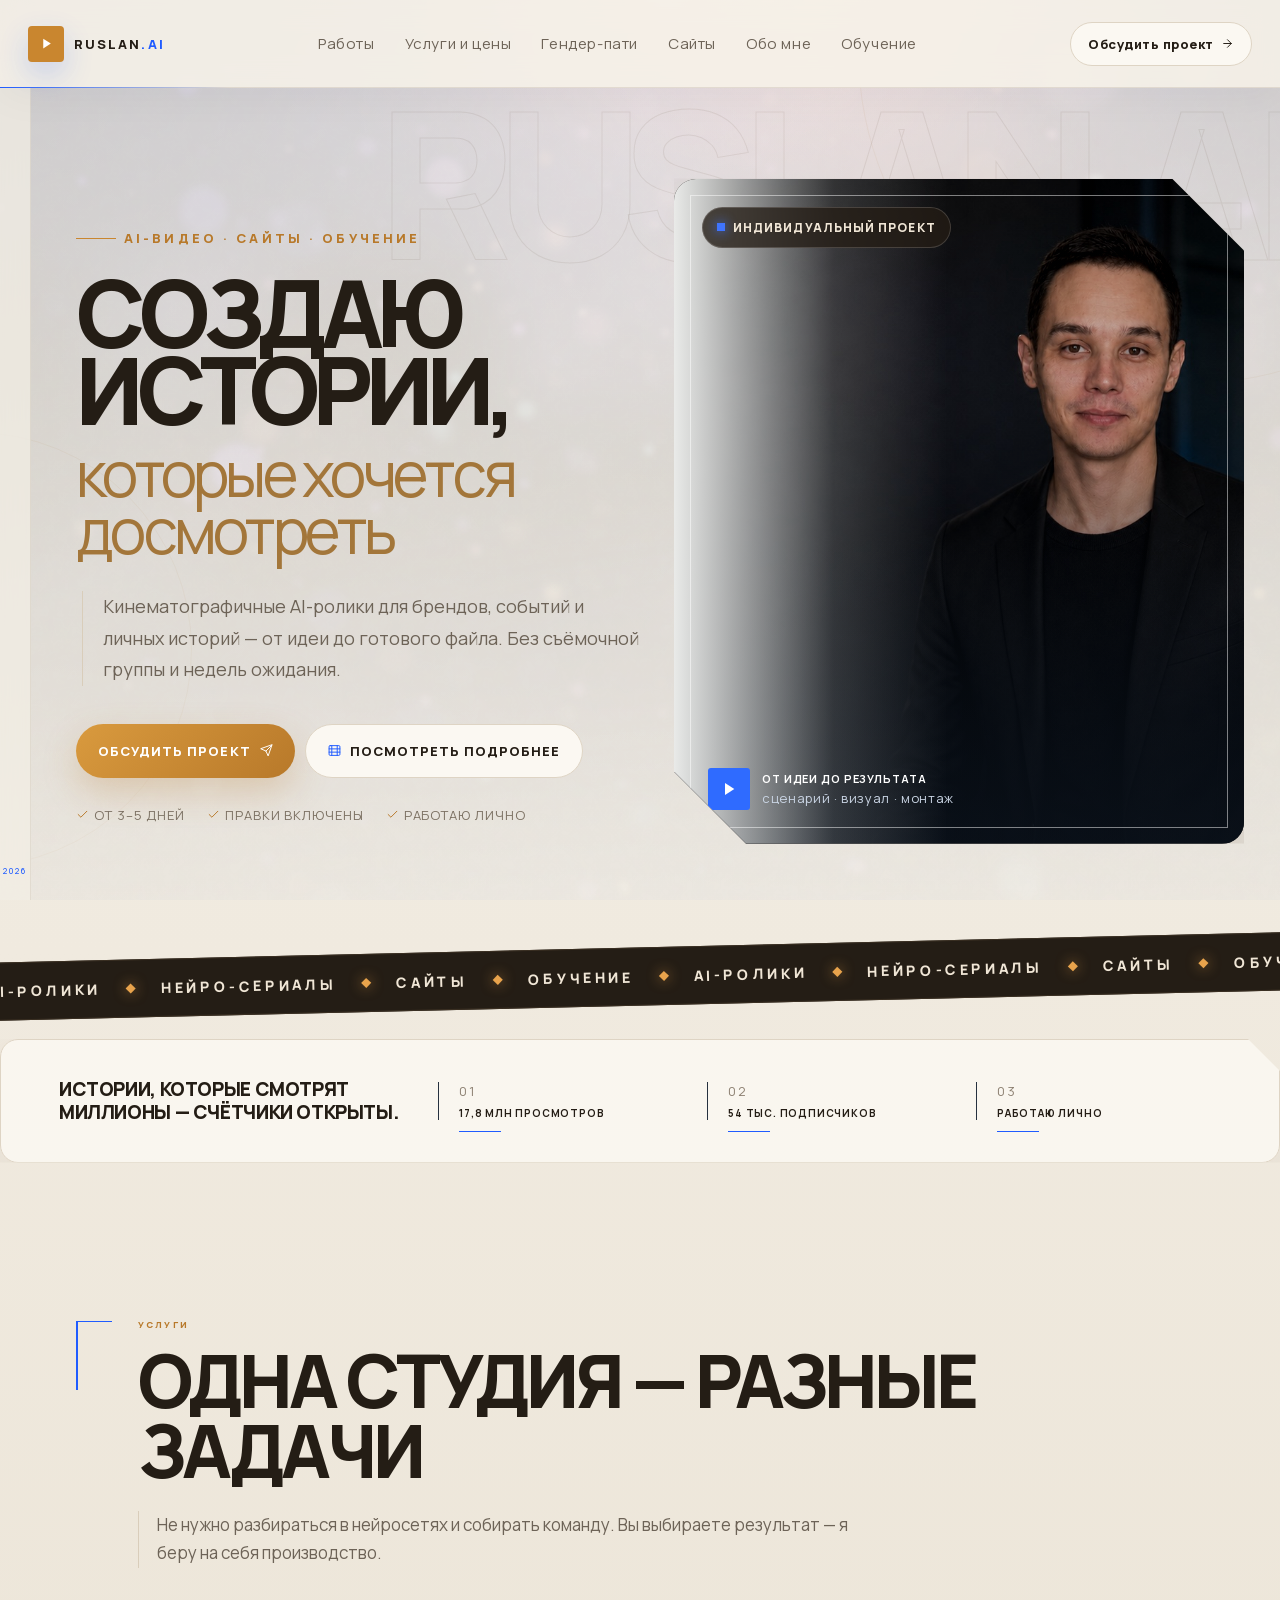
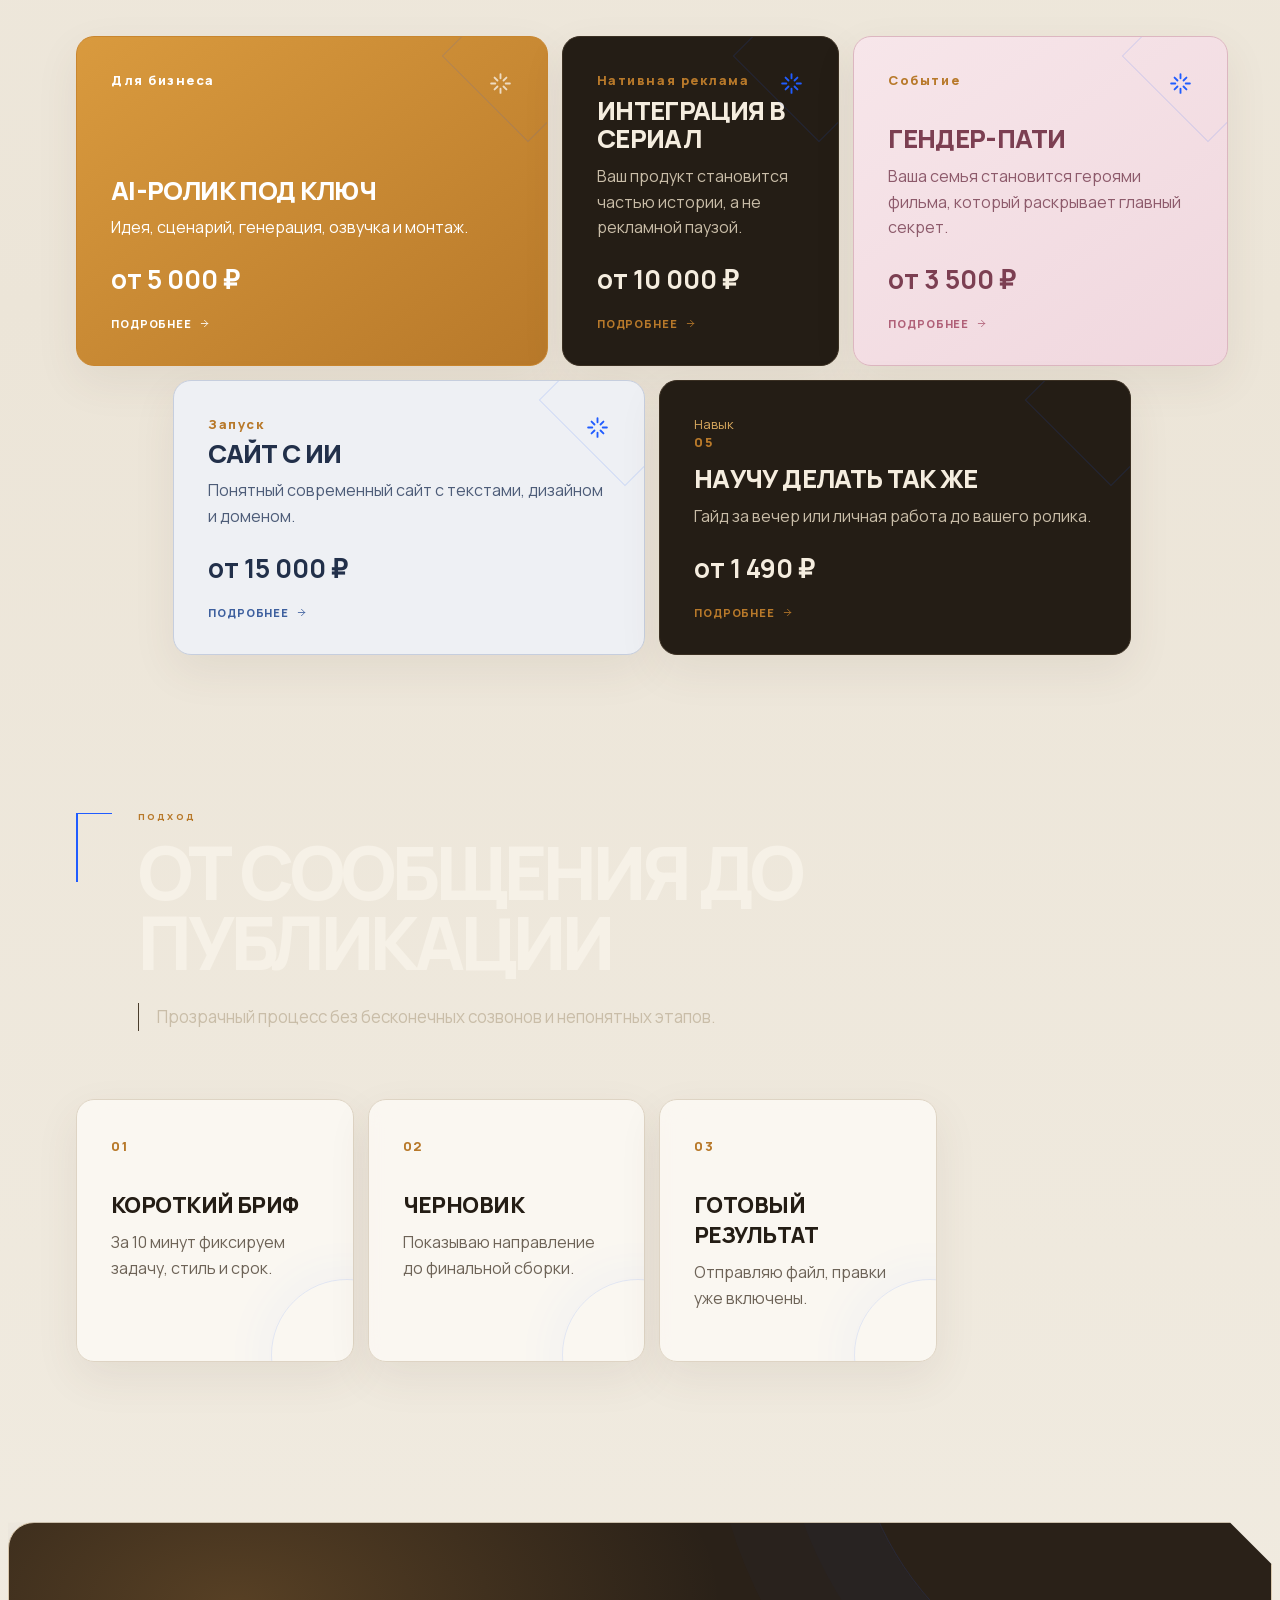
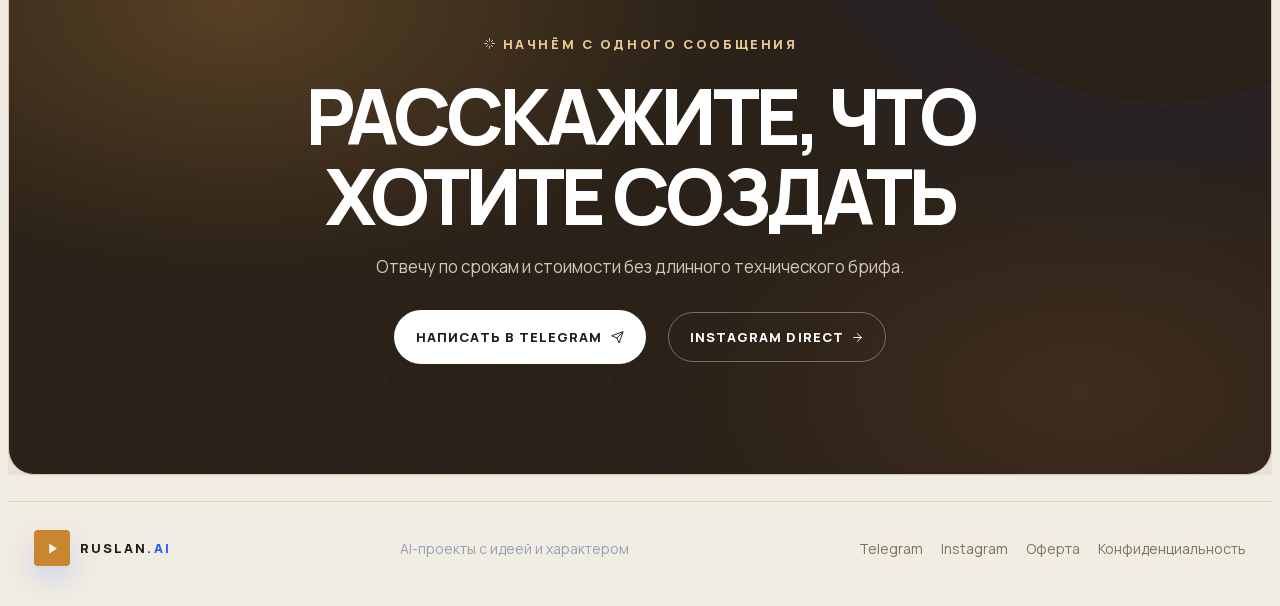
<file: index.html>
<!doctype html>
<html lang="ru">
<head>
<meta charset="utf-8">
<title>RUSLAN.AI — AI-ролики, сайты и обучение</title>
<meta name="viewport" content="width=device-width, initial-scale=1">
<meta name="description" content="Кинематографичные AI-ролики для брендов, событий и личных историй: от идеи до готового файла. Ролик под ключ от 5 000 ₽, готов за 3–5 дней.">
<meta property="og:title" content="RUSLAN.AI — AI-ролики, сайты и обучение">
<meta property="og:description" content="Кинематографичные AI-ролики для брендов, событий и личных историй: от идеи до готового файла. Ролик под ключ от 5 000 ₽, готов за 3–5 дней.">
<meta property="og:image" content="https://ruslan-ai-blog.ru/og.jpg">
<meta property="og:type" content="website">
<meta name="twitter:card" content="summary_large_image">
<link rel="icon" href="data:image/svg+xml,%3Csvg xmlns=%22http://www.w3.org/2000/svg%22 viewBox=%220 0 100 100%22%3E%3Crect width=%22100%22 height=%22100%22 rx=%2216%22 fill=%22%23121820%22/%3E%3Cpolygon points=%2238,28 76,50 38,72%22 fill=%22%23205cff%22/%3E%3C/svg%3E">
<link rel="stylesheet" href="style.css">
</head>
<body>
<div class="motion-background" id="motion" aria-hidden="true">
  <div class="motion-grid"></div><div class="motion-beam"></div><div class="motion-ribbon"></div>
  <div class="motion-orbit motion-orbit-one"></div><div class="motion-orbit motion-orbit-two"></div>
  <div class="motion-cursor"></div><div class="motion-noise"></div>
</div>
<canvas class="motion-trail" id="trail" aria-hidden="true"></canvas>

<div class="live-bg" aria-hidden="true">
  <video src="live-bg-index.mp4" poster="live-bg-index.jpg" autoplay muted loop playsinline preload="metadata"></video>
</div>

<main class="site-shell page-index">
  <aside class="edge-rail" aria-hidden="true"><span>RUSLAN.AI / DIGITAL PRODUCTION</span><b>2026</b></aside>
  <header class="global-header">
    <a class="brand" href="index.html"><span class="brand-mark"><svg viewBox="0 0 24 24" fill="currentColor" stroke="none" aria-hidden="true"><polygon points="6 3 20 12 6 21 6 3"/></svg></span><span>RUSLAN<span>.AI</span></span></a>
    <nav id="nav"><a class="" href="works.html">Работы</a><a class="" href="price.html">Услуги и цены</a><a class="" href="gender.html">Гендер-пати</a><a class="" href="sites.html">Сайты</a><a class="" href="about.html">Обо мне</a><a class="" href="learn.html">Обучение</a></nav>
    <a class="header-button" href="https://t.me/ruslan_ai_creator?text=%D0%9F%D1%80%D0%B8%D0%B2%D0%B5%D1%82%21%20%D0%A5%D0%BE%D1%87%D1%83%20%D0%BE%D0%B1%D1%81%D1%83%D0%B4%D0%B8%D1%82%D1%8C%20%D0%BF%D1%80%D0%BE%D0%B5%D0%BA%D1%82.">Обсудить проект <svg viewBox="0 0 24 24" fill="none" stroke="currentColor" stroke-width="1.8" stroke-linecap="round" stroke-linejoin="round" aria-hidden="true"><path d="M5 12h14"/><path d="m12 5 7 7-7 7"/></svg></a>
    <button class="menu-button" id="burger" aria-label="Меню"><svg viewBox="0 0 24 24" fill="none" stroke="currentColor" stroke-width="1.8" stroke-linecap="round" stroke-linejoin="round" aria-hidden="true"><path d="M4 6h16M4 12h16M4 18h16"/></svg></button>
  </header>

  <section class="page-hero">
    <span class="hero-ghost" aria-hidden="true">RUSLAN.AI</span>
    <div class="page-hero-copy">
      <div class="eyebrow"><svg viewBox="0 0 24 24" fill="none" stroke="currentColor" stroke-width="1.8" stroke-linecap="round" stroke-linejoin="round" aria-hidden="true"><path d="M12 3v4M12 17v4M3 12h4M17 12h4"/><path d="m6.3 6.3 2.8 2.8M14.9 14.9l2.8 2.8M17.7 6.3l-2.8 2.8M9.1 14.9l-2.8 2.8"/></svg> AI-видео · сайты · обучение</div>
      <h1>Создаю истории, <em>которые хочется досмотреть</em></h1>
      <p>Кинематографичные AI-ролики для брендов, событий и личных историй — от идеи до готового файла. Без съёмочной группы и недель ожидания.</p>
      <div class="hero-actions">
        <a class="button primary" href="https://t.me/ruslan_ai_creator?text=%D0%9F%D1%80%D0%B8%D0%B2%D0%B5%D1%82%21%20%D0%A5%D0%BE%D1%87%D1%83%20%D0%BE%D0%B1%D1%81%D1%83%D0%B4%D0%B8%D1%82%D1%8C%20%D0%BF%D1%80%D0%BE%D0%B5%D0%BA%D1%82.">Обсудить проект <svg viewBox="0 0 24 24" fill="none" stroke="currentColor" stroke-width="1.8" stroke-linecap="round" stroke-linejoin="round" aria-hidden="true"><path d="m22 2-7 20-4-9-9-4Z"/><path d="M22 2 11 13"/></svg></a>
        <a class="button secondary" href="#details"><svg viewBox="0 0 24 24" fill="none" stroke="currentColor" stroke-width="1.8" stroke-linecap="round" stroke-linejoin="round" aria-hidden="true"><rect x="2" y="3" width="20" height="18" rx="2"/><path d="M7 3v18M17 3v18M2 9h20M2 15h20"/></svg> Посмотреть подробнее</a>
      </div>
      <div class="facts"><span><svg viewBox="0 0 24 24" fill="none" stroke="currentColor" stroke-width="1.8" stroke-linecap="round" stroke-linejoin="round" aria-hidden="true"><path d="M20 6 9 17l-5-5"/></svg> От 3–5 дней</span><span><svg viewBox="0 0 24 24" fill="none" stroke="currentColor" stroke-width="1.8" stroke-linecap="round" stroke-linejoin="round" aria-hidden="true"><path d="M20 6 9 17l-5-5"/></svg> Правки включены</span><span><svg viewBox="0 0 24 24" fill="none" stroke="currentColor" stroke-width="1.8" stroke-linecap="round" stroke-linejoin="round" aria-hidden="true"><path d="M20 6 9 17l-5-5"/></svg> Работаю лично</span></div>
    </div>
    <div class="hero-stage">
      <div class="page-hero-media media-index">
        <img src="ruslan-hero-final.jpg" alt="Руслан — AI-креатор">
        <div class="media-shade"></div>
        <span class="media-badge"><span></span> Индивидуальный проект</span>
        <div class="media-caption"><span class="play-disc"><svg viewBox="0 0 24 24" fill="currentColor" stroke="none" aria-hidden="true"><polygon points="6 3 20 12 6 21 6 3"/></svg></span><span><b>От идеи до результата</b><small>сценарий · визуал · монтаж</small></span></div>
      </div>
    </div>
  </section>

  <section class="kinetic-strip" aria-label="Направления работы"><div><span>AI-РОЛИКИ</span><i></i><span>НЕЙРО-СЕРИАЛЫ</span><i></i><span>САЙТЫ</span><i></i><span>ОБУЧЕНИЕ</span><i></i><span>AI-РОЛИКИ</span><i></i><span>НЕЙРО-СЕРИАЛЫ</span><i></i><span>САЙТЫ</span><i></i><span>ОБУЧЕНИЕ</span><i></i></div></section>

  <section class="value-band">
    <p>Истории, которые смотрят миллионы — счётчики открыты.</p>
    <span>01 <b>17,8 млн просмотров</b></span><span>02 <b>54 тыс. подписчиков</b></span><span>03 <b>Работаю лично</b></span>
  </section>

  <section class="content-section motion-reveal" id="details">
    <div class="section-head"><span>Услуги</span><h2>Одна студия — разные задачи</h2><p>Не нужно разбираться в нейросетях и собирать команду. Вы выбираете результат — я беру на себя производство.</p></div>
    <div class="cards-grid cards-4"><article class="service-card tone-violet"><div class="card-index"><span>Для бизнеса</span><svg viewBox="0 0 24 24" fill="none" stroke="currentColor" stroke-width="1.8" stroke-linecap="round" stroke-linejoin="round" aria-hidden="true"><path d="M12 3v4M12 17v4M3 12h4M17 12h4"/><path d="m6.3 6.3 2.8 2.8M14.9 14.9l2.8 2.8M17.7 6.3l-2.8 2.8M9.1 14.9l-2.8 2.8"/></svg></div><div class="card-body"><h3>AI-ролик под ключ</h3><p>Идея, сценарий, генерация, озвучка и монтаж.</p><strong>от 5 000 ₽</strong><a href="price.html">Подробнее <svg viewBox="0 0 24 24" fill="none" stroke="currentColor" stroke-width="1.8" stroke-linecap="round" stroke-linejoin="round" aria-hidden="true"><path d="M5 12h14"/><path d="m12 5 7 7-7 7"/></svg></a></div></article><article class="service-card tone-dark"><div class="card-index"><span>Нативная реклама</span><svg viewBox="0 0 24 24" fill="none" stroke="currentColor" stroke-width="1.8" stroke-linecap="round" stroke-linejoin="round" aria-hidden="true"><path d="M12 3v4M12 17v4M3 12h4M17 12h4"/><path d="m6.3 6.3 2.8 2.8M14.9 14.9l2.8 2.8M17.7 6.3l-2.8 2.8M9.1 14.9l-2.8 2.8"/></svg></div><div class="card-body"><h3>Интеграция в сериал</h3><p>Ваш продукт становится частью истории, а не рекламной паузой.</p><strong>от 10 000 ₽</strong><a href="works.html">Подробнее <svg viewBox="0 0 24 24" fill="none" stroke="currentColor" stroke-width="1.8" stroke-linecap="round" stroke-linejoin="round" aria-hidden="true"><path d="M5 12h14"/><path d="m12 5 7 7-7 7"/></svg></a></div></article><article class="service-card tone-pink"><div class="card-index"><span>Событие</span><svg viewBox="0 0 24 24" fill="none" stroke="currentColor" stroke-width="1.8" stroke-linecap="round" stroke-linejoin="round" aria-hidden="true"><path d="M12 3v4M12 17v4M3 12h4M17 12h4"/><path d="m6.3 6.3 2.8 2.8M14.9 14.9l2.8 2.8M17.7 6.3l-2.8 2.8M9.1 14.9l-2.8 2.8"/></svg></div><div class="card-body"><h3>Гендер-пати</h3><p>Ваша семья становится героями фильма, который раскрывает главный секрет.</p><strong>от 3 500 ₽</strong><a href="gender.html">Подробнее <svg viewBox="0 0 24 24" fill="none" stroke="currentColor" stroke-width="1.8" stroke-linecap="round" stroke-linejoin="round" aria-hidden="true"><path d="M5 12h14"/><path d="m12 5 7 7-7 7"/></svg></a></div></article><article class="service-card tone-blue"><div class="card-index"><span>Запуск</span><svg viewBox="0 0 24 24" fill="none" stroke="currentColor" stroke-width="1.8" stroke-linecap="round" stroke-linejoin="round" aria-hidden="true"><path d="M12 3v4M12 17v4M3 12h4M17 12h4"/><path d="m6.3 6.3 2.8 2.8M14.9 14.9l2.8 2.8M17.7 6.3l-2.8 2.8M9.1 14.9l-2.8 2.8"/></svg></div><div class="card-body"><h3>Сайт с ИИ</h3><p>Понятный современный сайт с текстами, дизайном и доменом.</p><strong>от 15 000 ₽</strong><a href="sites.html">Подробнее <svg viewBox="0 0 24 24" fill="none" stroke="currentColor" stroke-width="1.8" stroke-linecap="round" stroke-linejoin="round" aria-hidden="true"><path d="M5 12h14"/><path d="m12 5 7 7-7 7"/></svg></a></div></article><article class="service-card tone-dark"><span class="card-tag">Навык</span><div class="card-index"><span>05</span></div><div class="card-body"><h3>Научу делать так же</h3><p>Гайд за вечер или личная работа до вашего ролика.</p><strong>от 1 490 ₽</strong><a href="learn.html">Подробнее <svg viewBox="0 0 24 24" fill="none" stroke="currentColor" stroke-width="1.8" stroke-linecap="round" stroke-linejoin="round" aria-hidden="true"><path d="M5 12h14"/><path d="m12 5 7 7-7 7"/></svg></a></div></article></div>
  </section>

  <section class="content-section second-section motion-reveal">
    <div class="section-head"><span>Подход</span><h2>От сообщения до публикации</h2><p>Прозрачный процесс без бесконечных созвонов и непонятных этапов.</p></div>
    <div class="detail-grid detail-3"><article class="detail-card"><span class="detail-number">01</span><h3>Короткий бриф</h3><p>За 10 минут фиксируем задачу, стиль и срок.</p></article><article class="detail-card"><span class="detail-number">02</span><h3>Черновик</h3><p>Показываю направление до финальной сборки.</p></article><article class="detail-card"><span class="detail-number">03</span><h3>Готовый результат</h3><p>Отправляю файл, правки уже включены.</p></article></div>
  </section>

  

  <section class="final-cta motion-reveal">
    <span><svg viewBox="0 0 24 24" fill="none" stroke="currentColor" stroke-width="1.8" stroke-linecap="round" stroke-linejoin="round" aria-hidden="true"><path d="M12 3v4M12 17v4M3 12h4M17 12h4"/><path d="m6.3 6.3 2.8 2.8M14.9 14.9l2.8 2.8M17.7 6.3l-2.8 2.8M9.1 14.9l-2.8 2.8"/></svg> Начнём с одного сообщения</span><h2>Расскажите, что хотите создать</h2><p>Отвечу по срокам и стоимости без длинного технического брифа.</p>
    <div><a class="button light" href="https://t.me/ruslan_ai_creator?text=%D0%9F%D1%80%D0%B8%D0%B2%D0%B5%D1%82%21%20%D0%A5%D0%BE%D1%87%D1%83%20%D0%BE%D0%B1%D1%81%D1%83%D0%B4%D0%B8%D1%82%D1%8C%20%D0%BF%D1%80%D0%BE%D0%B5%D0%BA%D1%82.">Написать в Telegram <svg viewBox="0 0 24 24" fill="none" stroke="currentColor" stroke-width="1.8" stroke-linecap="round" stroke-linejoin="round" aria-hidden="true"><path d="m22 2-7 20-4-9-9-4Z"/><path d="M22 2 11 13"/></svg></a><a href="https://ig.me/m/ruslan.ai.blog">Instagram Direct <svg viewBox="0 0 24 24" fill="none" stroke="currentColor" stroke-width="1.8" stroke-linecap="round" stroke-linejoin="round" aria-hidden="true"><path d="M5 12h14"/><path d="m12 5 7 7-7 7"/></svg></a></div>
  </section>

  <footer>
    <a class="brand" href="index.html"><span class="brand-mark"><svg viewBox="0 0 24 24" fill="currentColor" stroke="none" aria-hidden="true"><polygon points="6 3 20 12 6 21 6 3"/></svg></span><span>RUSLAN<span>.AI</span></span></a>
    <p>AI-проекты с идеей и характером</p>
    <div><a href="https://t.me/ruslan_ai_creator">Telegram</a><a href="https://instagram.com/ruslan.ai.blog">Instagram</a><a href="oferta.html">Оферта</a><a href="privacy.html">Конфиденциальность</a></div>
  </footer>
</main>

<script>
  (() => {
    const m = document.getElementById('motion');
    if (m && !matchMedia('(prefers-reduced-motion: reduce)').matches && matchMedia('(pointer: fine)').matches) {
      let f = 0;
      addEventListener('pointermove', e => {
        cancelAnimationFrame(f);
        f = requestAnimationFrame(() => {
          m.style.setProperty('--cursor-x', e.clientX + 'px');
          m.style.setProperty('--cursor-y', e.clientY + 'px');
        });
      }, {passive: true});
    }

    const reveal = document.querySelectorAll('.motion-reveal');
    const showAll = () => reveal.forEach(s => { s.classList.add('is-visible'); s.classList.remove('pending'); });
    setTimeout(showAll, 2500);
    if (reveal.length && 'IntersectionObserver' in window) {
      reveal.forEach(s => s.classList.add('pending'));
      const io = new IntersectionObserver(es => es.forEach(e => {
        if (!e.isIntersecting) return;
        e.target.classList.add('is-visible');
        e.target.classList.remove('pending');
        [...e.target.querySelectorAll('.service-card,.detail-card')].forEach((c, i) =>
          c.style.setProperty('--reveal-delay', (i * 90) + 'ms'));
        io.unobserve(e.target);
      }), {rootMargin: '0px 0px -12% 0px'});
      reveal.forEach(s => io.observe(s));
    } else reveal.forEach(s => s.classList.add('is-visible'));

    const cv = document.getElementById('trail');
    if (cv && matchMedia('(pointer: fine)').matches && !matchMedia('(prefers-reduced-motion: reduce)').matches) {
      const ctx = cv.getContext('2d'); const pts = []; let raf = 0;
      const size = () => { cv.width = innerWidth; cv.height = innerHeight; };
      size(); addEventListener('resize', size, {passive: true});
      addEventListener('pointermove', e => {
        pts.push({x: e.clientX, y: e.clientY, t: performance.now()});
        if (pts.length > 26) pts.shift();
        if (!raf) raf = requestAnimationFrame(draw);
      }, {passive: true});
      function draw(now) {
        ctx.clearRect(0, 0, cv.width, cv.height);
        while (pts.length && now - pts[0].t > 520) pts.shift();
        for (let i = 1; i < pts.length; i++) {
          const a = 1 - (now - pts[i].t) / 520;
          ctx.strokeStyle = 'rgba(32,92,255,' + (a * 0.16).toFixed(3) + ')';
          ctx.lineWidth = 14 * a; ctx.lineCap = 'round';
          ctx.beginPath(); ctx.moveTo(pts[i-1].x, pts[i-1].y); ctx.lineTo(pts[i].x, pts[i].y); ctx.stroke();
        }
        raf = pts.length ? requestAnimationFrame(draw) : 0;
      }
    }

    const strip = document.querySelector('.page-works .cards-grid');
    if (strip) {
      let down = false, sx = 0, sl = 0;
      strip.addEventListener('pointerdown', e => {
        down = true; sx = e.clientX; sl = strip.scrollLeft; strip.classList.add('is-dragging');
        try { strip.setPointerCapture(e.pointerId); } catch (_) {}
      });
      strip.addEventListener('pointermove', e => { if (down) strip.scrollLeft = sl - (e.clientX - sx); });
      const up = () => { down = false; strip.classList.remove('is-dragging'); };
      strip.addEventListener('pointerup', up); strip.addEventListener('pointercancel', up);
    }
    const b = document.getElementById('burger'), nav = document.getElementById('nav');
    if (b && nav) b.addEventListener('click', () => nav.classList.toggle('open'));
  })();
</script>
</body>
</html>
</file>
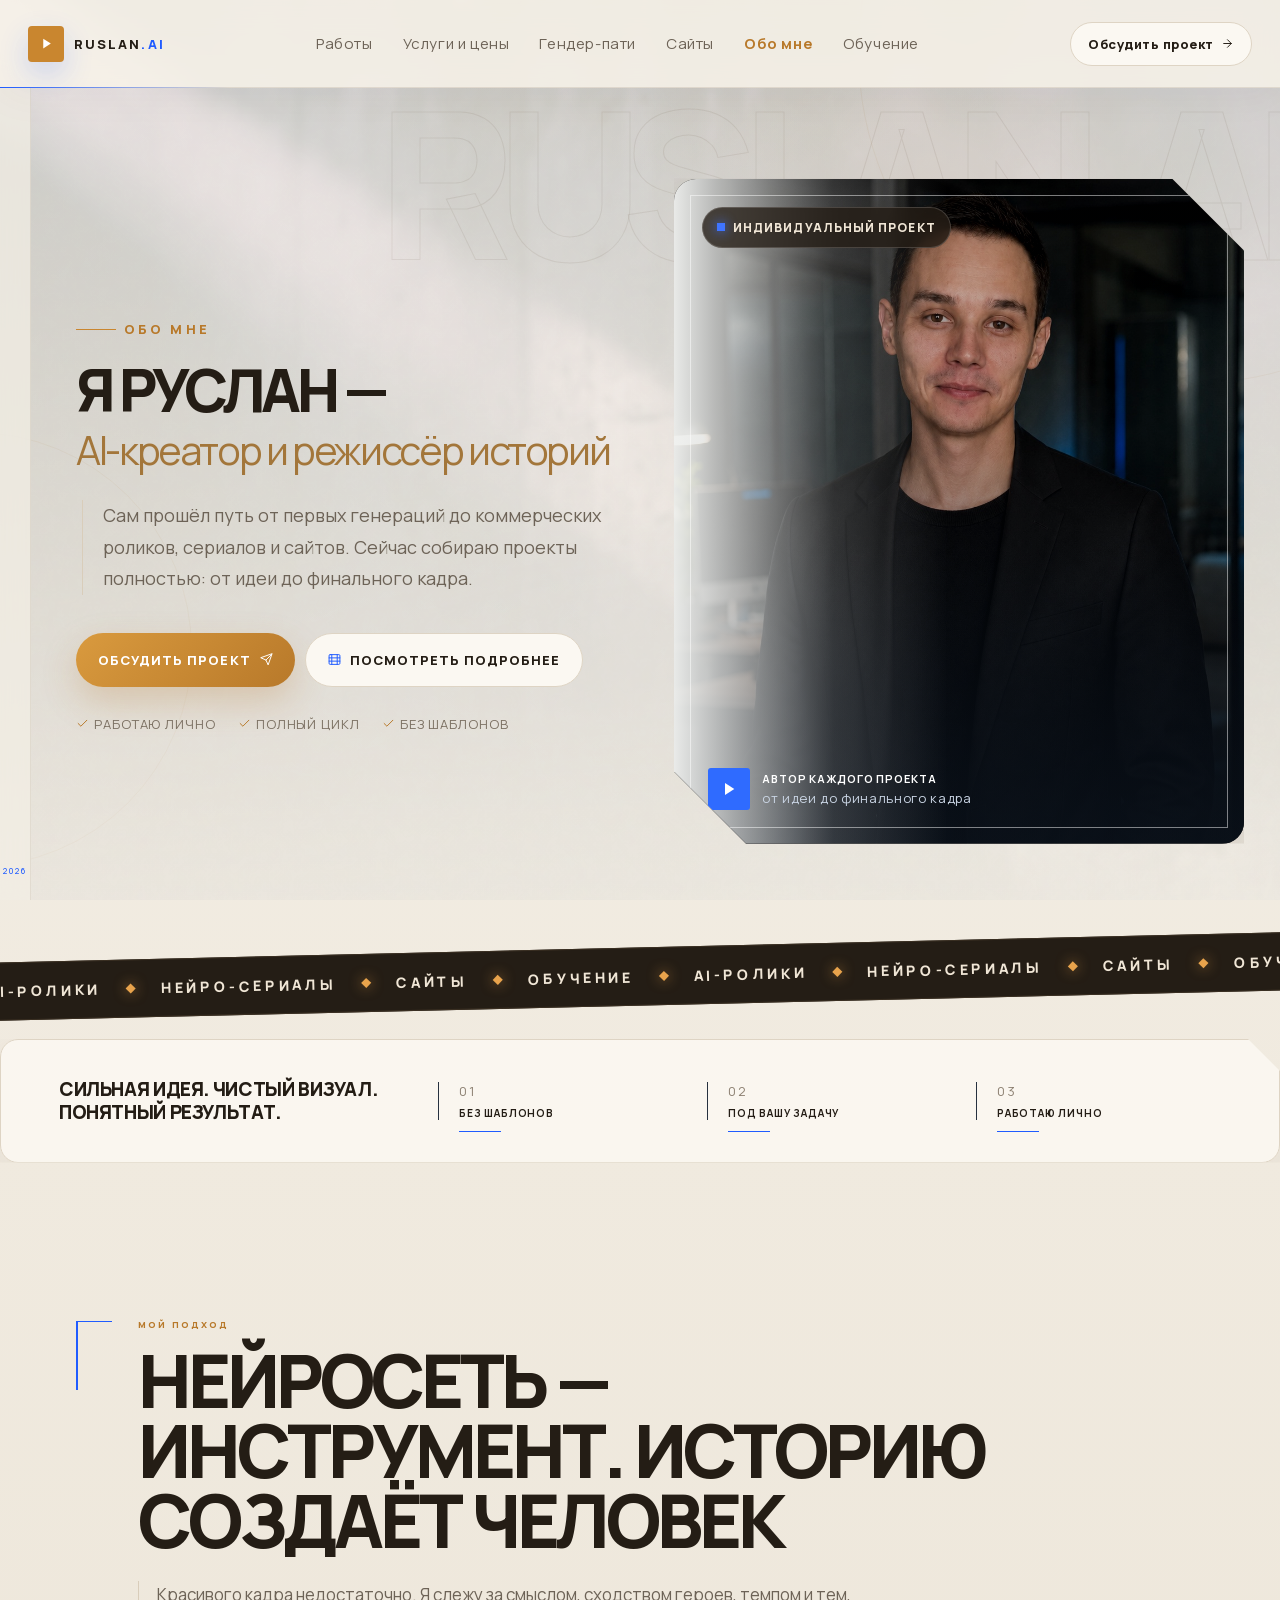
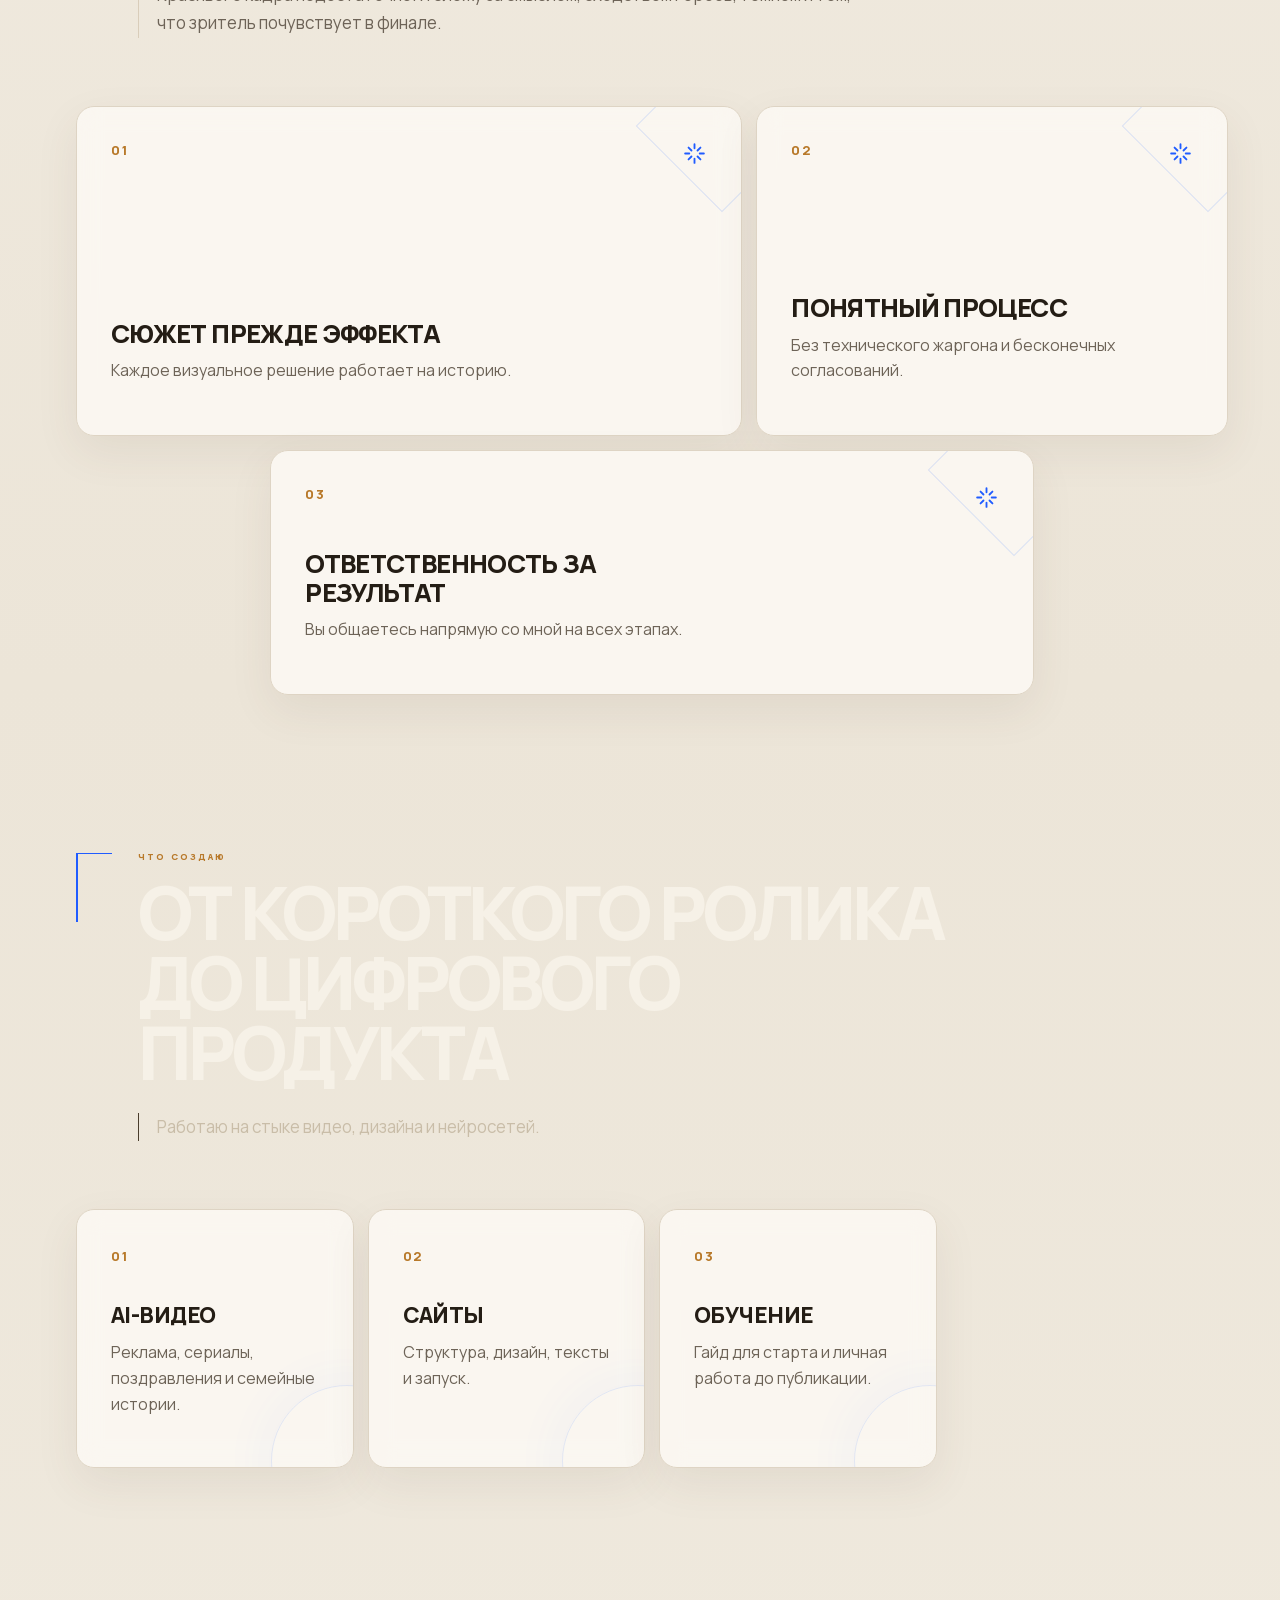
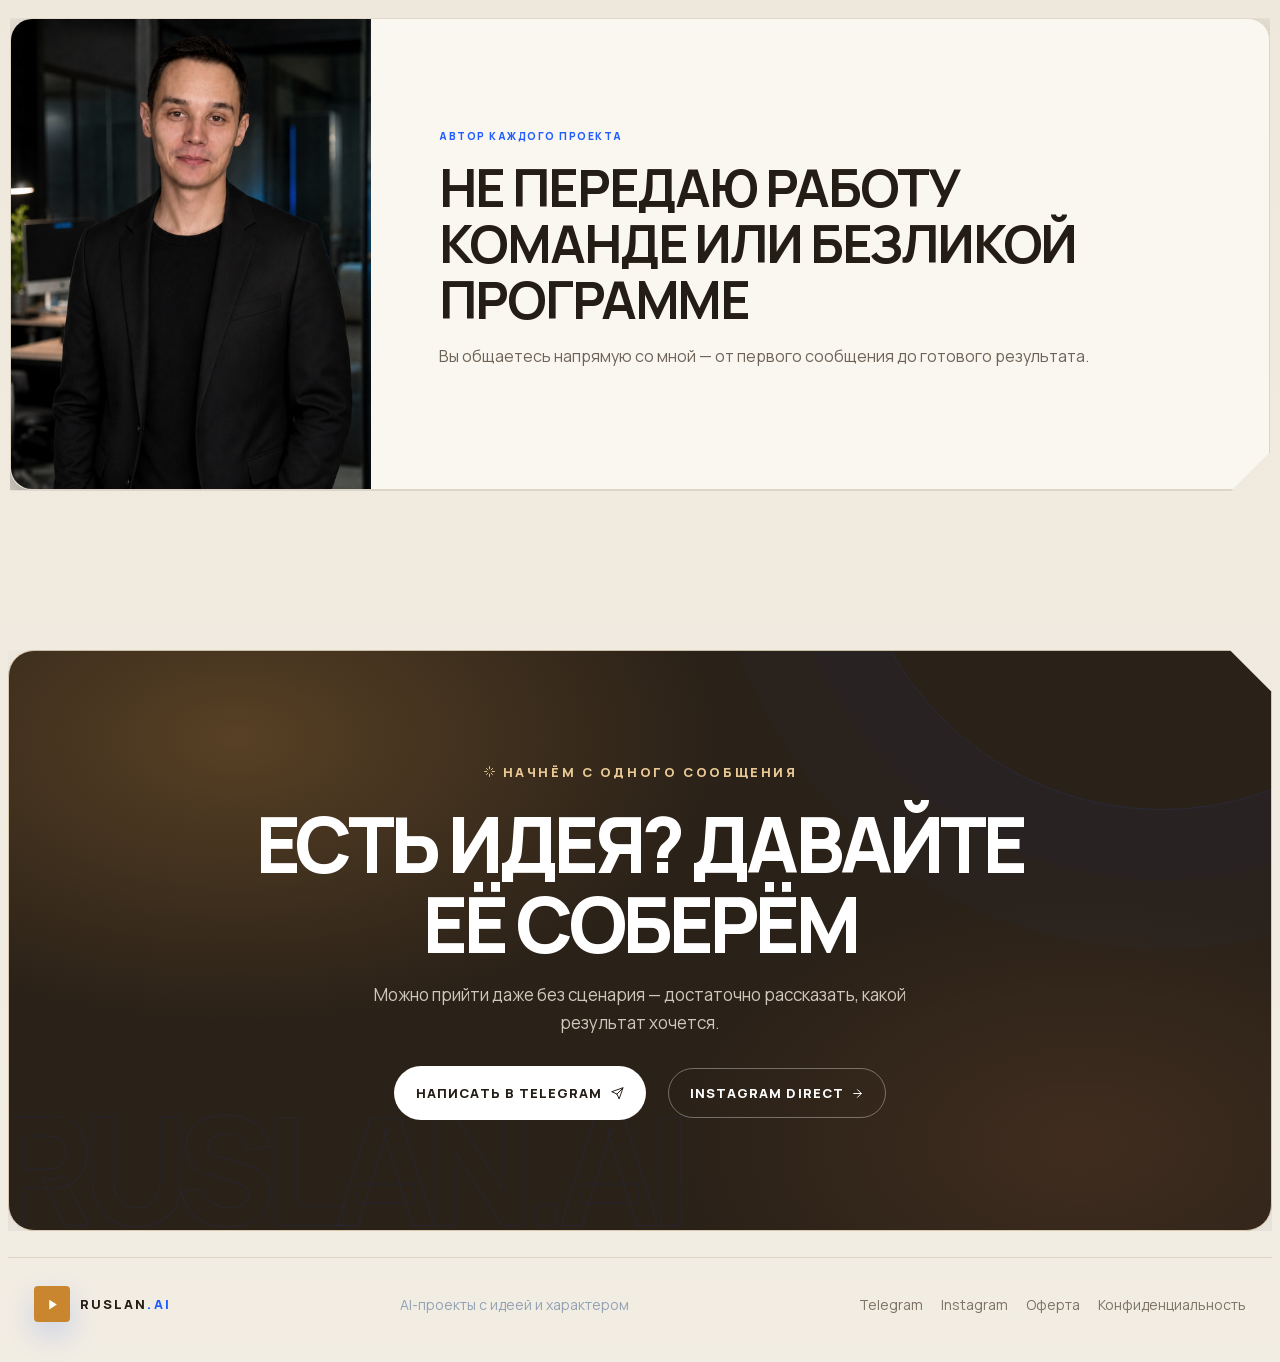
<file: about.html>
<!doctype html>
<html lang="ru">
<head>
<meta charset="utf-8">
<title>Обо мне — RUSLAN.AI</title>
<meta name="viewport" content="width=device-width, initial-scale=1">
<meta name="description" content="Руслан — AI-креатор и режиссёр историй: ролики, сериалы и сайты полного цикла, от идеи до финального кадра.">
<meta property="og:title" content="Обо мне — RUSLAN.AI">
<meta property="og:description" content="Руслан — AI-креатор и режиссёр историй: ролики, сериалы и сайты полного цикла, от идеи до финального кадра.">
<meta property="og:image" content="https://ruslan-ai-blog.ru/og.jpg">
<meta property="og:type" content="website">
<meta name="twitter:card" content="summary_large_image">
<link rel="icon" href="data:image/svg+xml,%3Csvg xmlns=%22http://www.w3.org/2000/svg%22 viewBox=%220 0 100 100%22%3E%3Crect width=%22100%22 height=%22100%22 rx=%2216%22 fill=%22%23121820%22/%3E%3Cpolygon points=%2238,28 76,50 38,72%22 fill=%22%23205cff%22/%3E%3C/svg%3E">
<link rel="stylesheet" href="style.css">
</head>
<body>
<div class="motion-background" id="motion" aria-hidden="true">
  <div class="motion-grid"></div><div class="motion-beam"></div><div class="motion-ribbon"></div>
  <div class="motion-orbit motion-orbit-one"></div><div class="motion-orbit motion-orbit-two"></div>
  <div class="motion-cursor"></div><div class="motion-noise"></div>
</div>
<canvas class="motion-trail" id="trail" aria-hidden="true"></canvas>

<div class="live-bg" aria-hidden="true">
  <video src="live-bg-about.mp4" poster="underlay-2-v3.jpg" autoplay muted loop playsinline preload="metadata"></video>
</div>

<main class="site-shell page-about">
  <aside class="edge-rail" aria-hidden="true"><span>RUSLAN.AI / DIGITAL PRODUCTION</span><b>2026</b></aside>
  <header class="global-header">
    <a class="brand" href="index.html"><span class="brand-mark"><svg viewBox="0 0 24 24" fill="currentColor" stroke="none" aria-hidden="true"><polygon points="6 3 20 12 6 21 6 3"/></svg></span><span>RUSLAN<span>.AI</span></span></a>
    <nav id="nav"><a class="" href="works.html">Работы</a><a class="" href="price.html">Услуги и цены</a><a class="" href="gender.html">Гендер-пати</a><a class="" href="sites.html">Сайты</a><a class="active" href="about.html">Обо мне</a><a class="" href="learn.html">Обучение</a></nav>
    <a class="header-button" href="https://t.me/ruslan_ai_creator?text=%D0%9F%D1%80%D0%B8%D0%B2%D0%B5%D1%82%21%20%D0%95%D1%81%D1%82%D1%8C%20%D0%B8%D0%B4%D0%B5%D1%8F%2C%20%D1%85%D0%BE%D1%87%D1%83%20%D0%BE%D0%B1%D1%81%D1%83%D0%B4%D0%B8%D1%82%D1%8C.">Обсудить проект <svg viewBox="0 0 24 24" fill="none" stroke="currentColor" stroke-width="1.8" stroke-linecap="round" stroke-linejoin="round" aria-hidden="true"><path d="M5 12h14"/><path d="m12 5 7 7-7 7"/></svg></a>
    <button class="menu-button" id="burger" aria-label="Меню"><svg viewBox="0 0 24 24" fill="none" stroke="currentColor" stroke-width="1.8" stroke-linecap="round" stroke-linejoin="round" aria-hidden="true"><path d="M4 6h16M4 12h16M4 18h16"/></svg></button>
  </header>

  <section class="page-hero">
    <span class="hero-ghost" aria-hidden="true">RUSLAN.AI</span>
    <div class="page-hero-copy">
      <div class="eyebrow"><svg viewBox="0 0 24 24" fill="none" stroke="currentColor" stroke-width="1.8" stroke-linecap="round" stroke-linejoin="round" aria-hidden="true"><path d="M12 3v4M12 17v4M3 12h4M17 12h4"/><path d="m6.3 6.3 2.8 2.8M14.9 14.9l2.8 2.8M17.7 6.3l-2.8 2.8M9.1 14.9l-2.8 2.8"/></svg> Обо мне</div>
      <h1>Я Руслан — <em>AI-креатор и режиссёр историй</em></h1>
      <p>Сам прошёл путь от первых генераций до коммерческих роликов, сериалов и сайтов. Сейчас собираю проекты полностью: от идеи до финального кадра.</p>
      <div class="hero-actions">
        <a class="button primary" href="https://t.me/ruslan_ai_creator?text=%D0%9F%D1%80%D0%B8%D0%B2%D0%B5%D1%82%21%20%D0%95%D1%81%D1%82%D1%8C%20%D0%B8%D0%B4%D0%B5%D1%8F%2C%20%D1%85%D0%BE%D1%87%D1%83%20%D0%BE%D0%B1%D1%81%D1%83%D0%B4%D0%B8%D1%82%D1%8C.">Обсудить проект <svg viewBox="0 0 24 24" fill="none" stroke="currentColor" stroke-width="1.8" stroke-linecap="round" stroke-linejoin="round" aria-hidden="true"><path d="m22 2-7 20-4-9-9-4Z"/><path d="M22 2 11 13"/></svg></a>
        <a class="button secondary" href="#details"><svg viewBox="0 0 24 24" fill="none" stroke="currentColor" stroke-width="1.8" stroke-linecap="round" stroke-linejoin="round" aria-hidden="true"><rect x="2" y="3" width="20" height="18" rx="2"/><path d="M7 3v18M17 3v18M2 9h20M2 15h20"/></svg> Посмотреть подробнее</a>
      </div>
      <div class="facts"><span><svg viewBox="0 0 24 24" fill="none" stroke="currentColor" stroke-width="1.8" stroke-linecap="round" stroke-linejoin="round" aria-hidden="true"><path d="M20 6 9 17l-5-5"/></svg> Работаю лично</span><span><svg viewBox="0 0 24 24" fill="none" stroke="currentColor" stroke-width="1.8" stroke-linecap="round" stroke-linejoin="round" aria-hidden="true"><path d="M20 6 9 17l-5-5"/></svg> Полный цикл</span><span><svg viewBox="0 0 24 24" fill="none" stroke="currentColor" stroke-width="1.8" stroke-linecap="round" stroke-linejoin="round" aria-hidden="true"><path d="M20 6 9 17l-5-5"/></svg> Без шаблонов</span></div>
    </div>
    <div class="hero-stage">
      <div class="page-hero-media media-about">
        <img src="ruslan-portrait-final.jpg" alt="Руслан — AI-креатор">
        <div class="media-shade"></div>
        <span class="media-badge"><span></span> Индивидуальный проект</span>
        <div class="media-caption"><span class="play-disc"><svg viewBox="0 0 24 24" fill="currentColor" stroke="none" aria-hidden="true"><polygon points="6 3 20 12 6 21 6 3"/></svg></span><span><b>Автор каждого проекта</b><small>от идеи до финального кадра</small></span></div>
      </div>
    </div>
  </section>

  <section class="kinetic-strip" aria-label="Направления работы"><div><span>AI-РОЛИКИ</span><i></i><span>НЕЙРО-СЕРИАЛЫ</span><i></i><span>САЙТЫ</span><i></i><span>ОБУЧЕНИЕ</span><i></i><span>AI-РОЛИКИ</span><i></i><span>НЕЙРО-СЕРИАЛЫ</span><i></i><span>САЙТЫ</span><i></i><span>ОБУЧЕНИЕ</span><i></i></div></section>

  <section class="value-band">
    <p>Сильная идея. Чистый визуал. Понятный результат.</p>
    <span>01 <b>Без шаблонов</b></span><span>02 <b>Под вашу задачу</b></span><span>03 <b>Работаю лично</b></span>
  </section>

  <section class="content-section motion-reveal" id="details">
    <div class="section-head"><span>Мой подход</span><h2>Нейросеть — инструмент. Историю создаёт человек</h2><p>Красивого кадра недостаточно. Я слежу за смыслом, сходством героев, темпом и тем, что зритель почувствует в финале.</p></div>
    <div class="cards-grid cards-3"><article class="service-card"><div class="card-index"><span>01</span><svg viewBox="0 0 24 24" fill="none" stroke="currentColor" stroke-width="1.8" stroke-linecap="round" stroke-linejoin="round" aria-hidden="true"><path d="M12 3v4M12 17v4M3 12h4M17 12h4"/><path d="m6.3 6.3 2.8 2.8M14.9 14.9l2.8 2.8M17.7 6.3l-2.8 2.8M9.1 14.9l-2.8 2.8"/></svg></div><div class="card-body"><h3>Сюжет прежде эффекта</h3><p>Каждое визуальное решение работает на историю.</p></div></article><article class="service-card"><div class="card-index"><span>02</span><svg viewBox="0 0 24 24" fill="none" stroke="currentColor" stroke-width="1.8" stroke-linecap="round" stroke-linejoin="round" aria-hidden="true"><path d="M12 3v4M12 17v4M3 12h4M17 12h4"/><path d="m6.3 6.3 2.8 2.8M14.9 14.9l2.8 2.8M17.7 6.3l-2.8 2.8M9.1 14.9l-2.8 2.8"/></svg></div><div class="card-body"><h3>Понятный процесс</h3><p>Без технического жаргона и бесконечных согласований.</p></div></article><article class="service-card"><div class="card-index"><span>03</span><svg viewBox="0 0 24 24" fill="none" stroke="currentColor" stroke-width="1.8" stroke-linecap="round" stroke-linejoin="round" aria-hidden="true"><path d="M12 3v4M12 17v4M3 12h4M17 12h4"/><path d="m6.3 6.3 2.8 2.8M14.9 14.9l2.8 2.8M17.7 6.3l-2.8 2.8M9.1 14.9l-2.8 2.8"/></svg></div><div class="card-body"><h3>Ответственность за результат</h3><p>Вы общаетесь напрямую со мной на всех этапах.</p></div></article></div>
  </section>

  <section class="content-section second-section motion-reveal">
    <div class="section-head"><span>Что создаю</span><h2>От короткого ролика до цифрового продукта</h2><p>Работаю на стыке видео, дизайна и нейросетей.</p></div>
    <div class="detail-grid detail-3"><article class="detail-card"><span class="detail-number">01</span><h3>AI-видео</h3><p>Реклама, сериалы, поздравления и семейные истории.</p></article><article class="detail-card"><span class="detail-number">02</span><h3>Сайты</h3><p>Структура, дизайн, тексты и запуск.</p></article><article class="detail-card"><span class="detail-number">03</span><h3>Обучение</h3><p>Гайд для старта и личная работа до публикации.</p></article></div>
  </section>

  <section class="portrait-break"><img src="ruslan-portrait-final.jpg" alt="Руслан"><div><span>Автор каждого проекта</span><h2>Не передаю работу команде или безликой программе</h2><p>Вы общаетесь напрямую со мной — от первого сообщения до готового результата.</p></div></section>

  <section class="final-cta motion-reveal">
    <span><svg viewBox="0 0 24 24" fill="none" stroke="currentColor" stroke-width="1.8" stroke-linecap="round" stroke-linejoin="round" aria-hidden="true"><path d="M12 3v4M12 17v4M3 12h4M17 12h4"/><path d="m6.3 6.3 2.8 2.8M14.9 14.9l2.8 2.8M17.7 6.3l-2.8 2.8M9.1 14.9l-2.8 2.8"/></svg> Начнём с одного сообщения</span><h2>Есть идея? Давайте её соберём</h2><p>Можно прийти даже без сценария — достаточно рассказать, какой результат хочется.</p>
    <div><a class="button light" href="https://t.me/ruslan_ai_creator?text=%D0%9F%D1%80%D0%B8%D0%B2%D0%B5%D1%82%21%20%D0%95%D1%81%D1%82%D1%8C%20%D0%B8%D0%B4%D0%B5%D1%8F%2C%20%D1%85%D0%BE%D1%87%D1%83%20%D0%BE%D0%B1%D1%81%D1%83%D0%B4%D0%B8%D1%82%D1%8C.">Написать в Telegram <svg viewBox="0 0 24 24" fill="none" stroke="currentColor" stroke-width="1.8" stroke-linecap="round" stroke-linejoin="round" aria-hidden="true"><path d="m22 2-7 20-4-9-9-4Z"/><path d="M22 2 11 13"/></svg></a><a href="https://ig.me/m/ruslan.ai.blog">Instagram Direct <svg viewBox="0 0 24 24" fill="none" stroke="currentColor" stroke-width="1.8" stroke-linecap="round" stroke-linejoin="round" aria-hidden="true"><path d="M5 12h14"/><path d="m12 5 7 7-7 7"/></svg></a></div>
  </section>

  <footer>
    <a class="brand" href="index.html"><span class="brand-mark"><svg viewBox="0 0 24 24" fill="currentColor" stroke="none" aria-hidden="true"><polygon points="6 3 20 12 6 21 6 3"/></svg></span><span>RUSLAN<span>.AI</span></span></a>
    <p>AI-проекты с идеей и характером</p>
    <div><a href="https://t.me/ruslan_ai_creator">Telegram</a><a href="https://instagram.com/ruslan.ai.blog">Instagram</a><a href="oferta.html">Оферта</a><a href="privacy.html">Конфиденциальность</a></div>
  </footer>
</main>

<script>
  (() => {
    const m = document.getElementById('motion');
    if (m && !matchMedia('(prefers-reduced-motion: reduce)').matches && matchMedia('(pointer: fine)').matches) {
      let f = 0;
      addEventListener('pointermove', e => {
        cancelAnimationFrame(f);
        f = requestAnimationFrame(() => {
          m.style.setProperty('--cursor-x', e.clientX + 'px');
          m.style.setProperty('--cursor-y', e.clientY + 'px');
        });
      }, {passive: true});
    }

    const reveal = document.querySelectorAll('.motion-reveal');
    const showAll = () => reveal.forEach(s => { s.classList.add('is-visible'); s.classList.remove('pending'); });
    setTimeout(showAll, 2500);
    if (reveal.length && 'IntersectionObserver' in window) {
      reveal.forEach(s => s.classList.add('pending'));
      const io = new IntersectionObserver(es => es.forEach(e => {
        if (!e.isIntersecting) return;
        e.target.classList.add('is-visible');
        e.target.classList.remove('pending');
        [...e.target.querySelectorAll('.service-card,.detail-card')].forEach((c, i) =>
          c.style.setProperty('--reveal-delay', (i * 90) + 'ms'));
        io.unobserve(e.target);
      }), {rootMargin: '0px 0px -12% 0px'});
      reveal.forEach(s => io.observe(s));
    } else reveal.forEach(s => s.classList.add('is-visible'));

    const cv = document.getElementById('trail');
    if (cv && matchMedia('(pointer: fine)').matches && !matchMedia('(prefers-reduced-motion: reduce)').matches) {
      const ctx = cv.getContext('2d'); const pts = []; let raf = 0;
      const size = () => { cv.width = innerWidth; cv.height = innerHeight; };
      size(); addEventListener('resize', size, {passive: true});
      addEventListener('pointermove', e => {
        pts.push({x: e.clientX, y: e.clientY, t: performance.now()});
        if (pts.length > 26) pts.shift();
        if (!raf) raf = requestAnimationFrame(draw);
      }, {passive: true});
      function draw(now) {
        ctx.clearRect(0, 0, cv.width, cv.height);
        while (pts.length && now - pts[0].t > 520) pts.shift();
        for (let i = 1; i < pts.length; i++) {
          const a = 1 - (now - pts[i].t) / 520;
          ctx.strokeStyle = 'rgba(32,92,255,' + (a * 0.16).toFixed(3) + ')';
          ctx.lineWidth = 14 * a; ctx.lineCap = 'round';
          ctx.beginPath(); ctx.moveTo(pts[i-1].x, pts[i-1].y); ctx.lineTo(pts[i].x, pts[i].y); ctx.stroke();
        }
        raf = pts.length ? requestAnimationFrame(draw) : 0;
      }
    }

    const strip = document.querySelector('.page-works .cards-grid');
    if (strip) {
      let down = false, sx = 0, sl = 0;
      strip.addEventListener('pointerdown', e => {
        down = true; sx = e.clientX; sl = strip.scrollLeft; strip.classList.add('is-dragging');
        try { strip.setPointerCapture(e.pointerId); } catch (_) {}
      });
      strip.addEventListener('pointermove', e => { if (down) strip.scrollLeft = sl - (e.clientX - sx); });
      const up = () => { down = false; strip.classList.remove('is-dragging'); };
      strip.addEventListener('pointerup', up); strip.addEventListener('pointercancel', up);
    }
    const b = document.getElementById('burger'), nav = document.getElementById('nav');
    if (b && nav) b.addEventListener('click', () => nav.classList.toggle('open'));
  })();
</script>
</body>
</html>
</file>
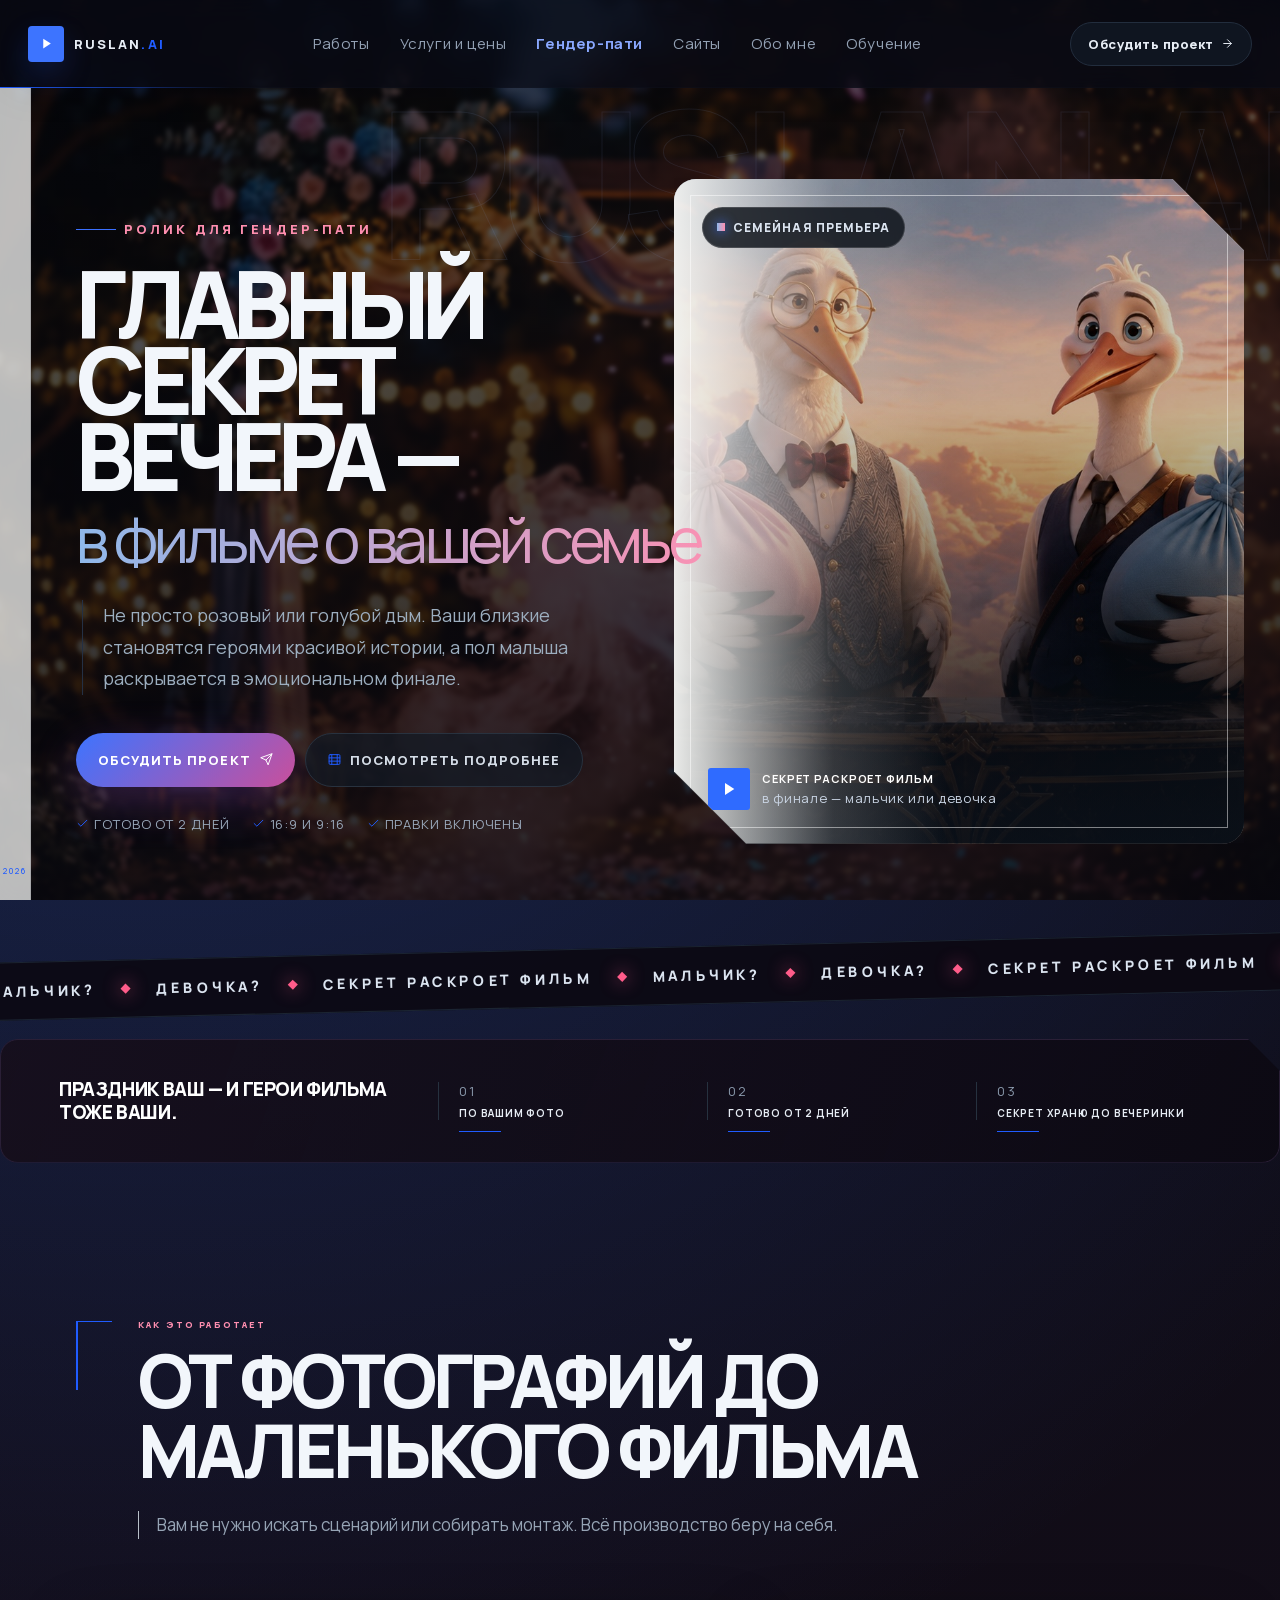
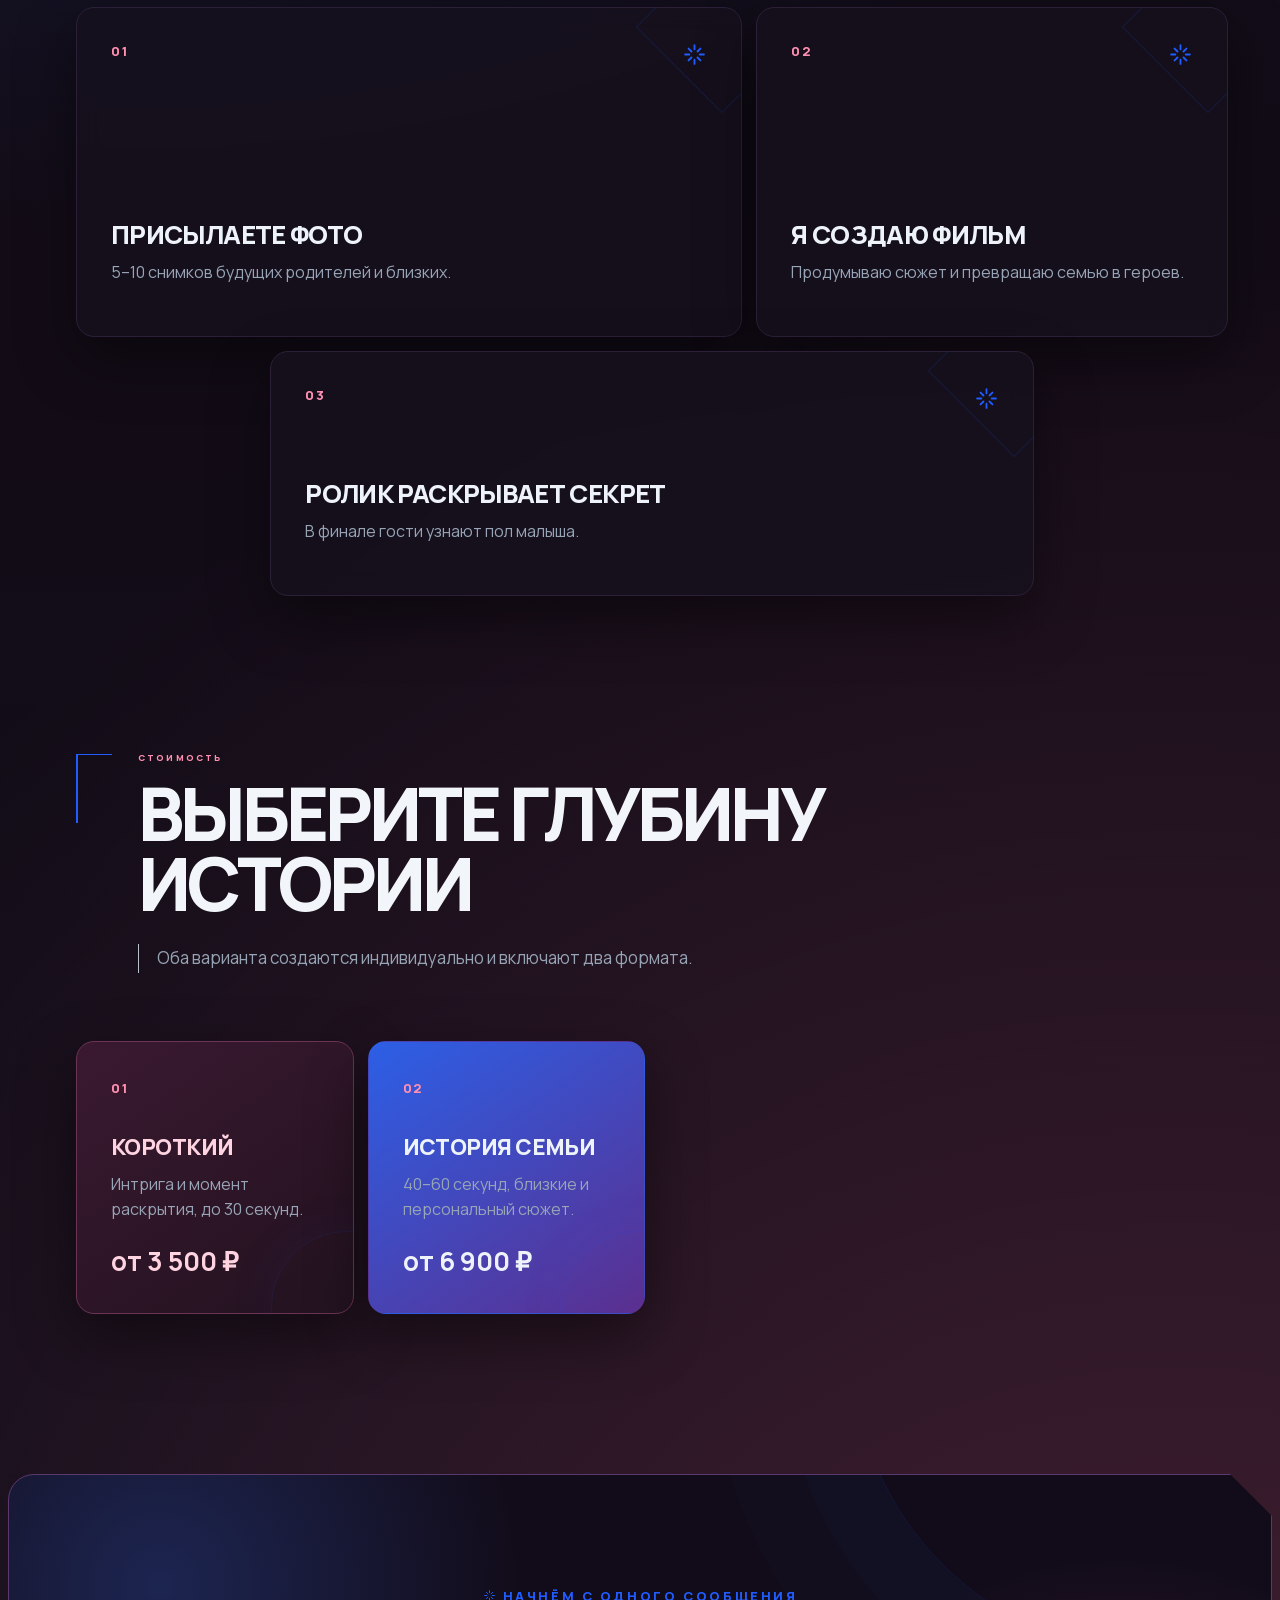
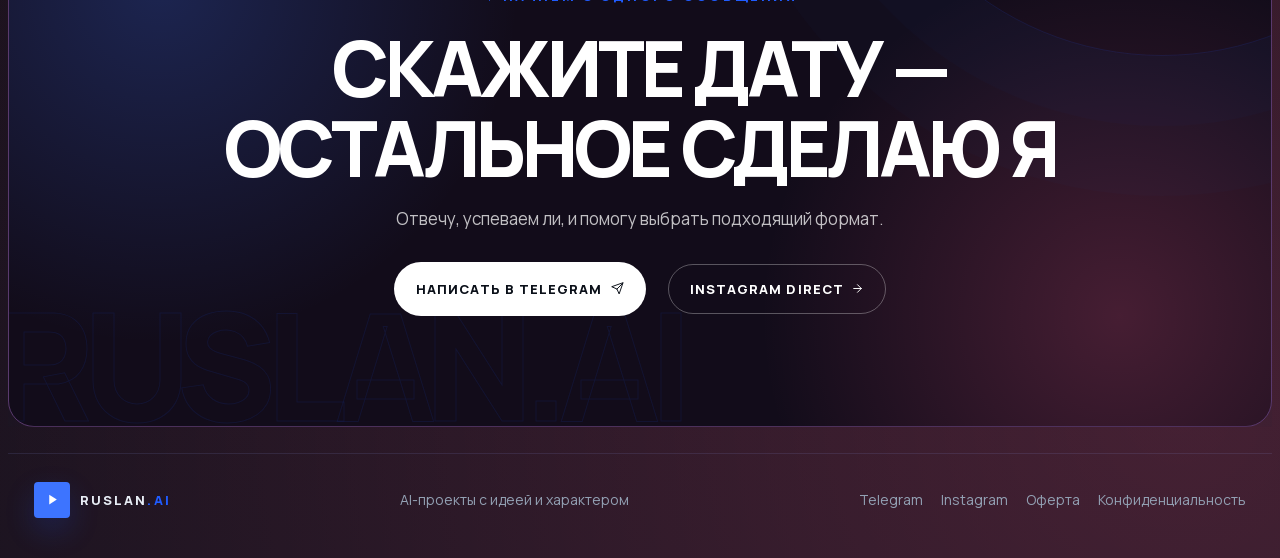
<file: gender.html>
<!doctype html>
<html lang="ru">
<head>
<meta charset="utf-8">
<title>Ролик для гендер-пати — RUSLAN.AI</title>
<meta name="viewport" content="width=device-width, initial-scale=1">
<meta name="description" content="AI-фильм для гендер-пати по вашим фотографиям: семья становится героями, пол малыша раскрывается в финале. От 3 500 ₽, готово от 2 дней.">
<meta property="og:title" content="Ролик для гендер-пати — RUSLAN.AI">
<meta property="og:description" content="AI-фильм для гендер-пати по вашим фотографиям: семья становится героями, пол малыша раскрывается в финале. От 3 500 ₽, готово от 2 дней.">
<meta property="og:image" content="https://ruslan-ai-blog.ru/og.jpg">
<meta property="og:type" content="website">
<meta name="twitter:card" content="summary_large_image">
<link rel="icon" href="data:image/svg+xml,%3Csvg xmlns=%22http://www.w3.org/2000/svg%22 viewBox=%220 0 100 100%22%3E%3Crect width=%22100%22 height=%22100%22 rx=%2216%22 fill=%22%23121820%22/%3E%3Cpolygon points=%2238,28 76,50 38,72%22 fill=%22%23205cff%22/%3E%3C/svg%3E">
<link rel="stylesheet" href="style.css">
</head>
<body class="gender">
<div class="motion-background" id="motion" aria-hidden="true">
  <div class="motion-grid"></div><div class="motion-beam"></div><div class="motion-ribbon"></div>
  <div class="motion-orbit motion-orbit-one"></div><div class="motion-orbit motion-orbit-two"></div>
  <div class="motion-cursor"></div><div class="motion-noise"></div>
</div>
<canvas class="motion-trail" id="trail" aria-hidden="true"></canvas>

<div class="gender-live-bg" aria-hidden="true">
  <video src="gender-bg-live.mp4" poster="gender-bg-live.jpg" autoplay muted loop playsinline preload="metadata"></video>
</div>

<main class="site-shell page-gender">
  <aside class="edge-rail" aria-hidden="true"><span>RUSLAN.AI / DIGITAL PRODUCTION</span><b>2026</b></aside>
  <header class="global-header">
    <a class="brand" href="index.html"><span class="brand-mark"><svg viewBox="0 0 24 24" fill="currentColor" stroke="none" aria-hidden="true"><polygon points="6 3 20 12 6 21 6 3"/></svg></span><span>RUSLAN<span>.AI</span></span></a>
    <nav id="nav"><a class="" href="works.html">Работы</a><a class="" href="price.html">Услуги и цены</a><a class="active" href="gender.html">Гендер-пати</a><a class="" href="sites.html">Сайты</a><a class="" href="about.html">Обо мне</a><a class="" href="learn.html">Обучение</a></nav>
    <a class="header-button" href="https://t.me/ruslan_ai_creator?text=%D0%9F%D1%80%D0%B8%D0%B2%D0%B5%D1%82%21%20%D0%A5%D0%BE%D1%87%D1%83%20%D1%80%D0%BE%D0%BB%D0%B8%D0%BA%20%D0%B4%D0%BB%D1%8F%20%D0%B3%D0%B5%D0%BD%D0%B4%D0%B5%D1%80-%D0%BF%D0%B0%D1%82%D0%B8.%20%C2%AB%D0%93%D0%95%D0%9D%D0%94%D0%95%D0%A0%C2%BB">Обсудить проект <svg viewBox="0 0 24 24" fill="none" stroke="currentColor" stroke-width="1.8" stroke-linecap="round" stroke-linejoin="round" aria-hidden="true"><path d="M5 12h14"/><path d="m12 5 7 7-7 7"/></svg></a>
    <button class="menu-button" id="burger" aria-label="Меню"><svg viewBox="0 0 24 24" fill="none" stroke="currentColor" stroke-width="1.8" stroke-linecap="round" stroke-linejoin="round" aria-hidden="true"><path d="M4 6h16M4 12h16M4 18h16"/></svg></button>
  </header>

  <section class="page-hero">
    <span class="hero-ghost" aria-hidden="true">RUSLAN.AI</span>
    <div class="page-hero-copy">
      <div class="eyebrow"><svg viewBox="0 0 24 24" fill="none" stroke="currentColor" stroke-width="1.8" stroke-linecap="round" stroke-linejoin="round" aria-hidden="true"><path d="M12 3v4M12 17v4M3 12h4M17 12h4"/><path d="m6.3 6.3 2.8 2.8M14.9 14.9l2.8 2.8M17.7 6.3l-2.8 2.8M9.1 14.9l-2.8 2.8"/></svg> Ролик для гендер-пати</div>
      <h1>Главный секрет вечера — <em>в фильме о вашей семье</em></h1>
      <p>Не просто розовый или голубой дым. Ваши близкие становятся героями красивой истории, а пол малыша раскрывается в эмоциональном финале.</p>
      <div class="hero-actions">
        <a class="button primary" href="https://t.me/ruslan_ai_creator?text=%D0%9F%D1%80%D0%B8%D0%B2%D0%B5%D1%82%21%20%D0%A5%D0%BE%D1%87%D1%83%20%D1%80%D0%BE%D0%BB%D0%B8%D0%BA%20%D0%B4%D0%BB%D1%8F%20%D0%B3%D0%B5%D0%BD%D0%B4%D0%B5%D1%80-%D0%BF%D0%B0%D1%82%D0%B8.%20%C2%AB%D0%93%D0%95%D0%9D%D0%94%D0%95%D0%A0%C2%BB">Обсудить проект <svg viewBox="0 0 24 24" fill="none" stroke="currentColor" stroke-width="1.8" stroke-linecap="round" stroke-linejoin="round" aria-hidden="true"><path d="m22 2-7 20-4-9-9-4Z"/><path d="M22 2 11 13"/></svg></a>
        <a class="button secondary" href="#details"><svg viewBox="0 0 24 24" fill="none" stroke="currentColor" stroke-width="1.8" stroke-linecap="round" stroke-linejoin="round" aria-hidden="true"><rect x="2" y="3" width="20" height="18" rx="2"/><path d="M7 3v18M17 3v18M2 9h20M2 15h20"/></svg> Посмотреть подробнее</a>
      </div>
      <div class="facts"><span><svg viewBox="0 0 24 24" fill="none" stroke="currentColor" stroke-width="1.8" stroke-linecap="round" stroke-linejoin="round" aria-hidden="true"><path d="M20 6 9 17l-5-5"/></svg> Готово от 2 дней</span><span><svg viewBox="0 0 24 24" fill="none" stroke="currentColor" stroke-width="1.8" stroke-linecap="round" stroke-linejoin="round" aria-hidden="true"><path d="M20 6 9 17l-5-5"/></svg> 16:9 и 9:16</span><span><svg viewBox="0 0 24 24" fill="none" stroke="currentColor" stroke-width="1.8" stroke-linecap="round" stroke-linejoin="round" aria-hidden="true"><path d="M20 6 9 17l-5-5"/></svg> Правки включены</span></div>
    </div>
    <div class="hero-stage">
      <div class="page-hero-media media-gender">
        <img src="gender-hero.jpg" alt="Аисты с розовым и голубым свёртками">
        <div class="media-shade"></div>
        <span class="media-badge"><span></span> Семейная премьера</span>
        <div class="media-caption"><span class="play-disc"><svg viewBox="0 0 24 24" fill="currentColor" stroke="none" aria-hidden="true"><polygon points="6 3 20 12 6 21 6 3"/></svg></span><span><b>Секрет раскроет фильм</b><small>в финале — мальчик или девочка</small></span></div>
      </div>
    </div>
  </section>

  <section class="kinetic-strip" aria-label="Направления работы"><div><span>МАЛЬЧИК?</span><i></i><span>ДЕВОЧКА?</span><i></i><span>СЕКРЕТ РАСКРОЕТ ФИЛЬМ</span><i></i><span>МАЛЬЧИК?</span><i></i><span>ДЕВОЧКА?</span><i></i><span>СЕКРЕТ РАСКРОЕТ ФИЛЬМ</span><i></i></div></section>

  <section class="value-band">
    <p>Праздник ваш — и герои фильма тоже ваши.</p>
    <span>01 <b>По вашим фото</b></span><span>02 <b>Готово от 2 дней</b></span><span>03 <b>Секрет храню до вечеринки</b></span>
  </section>

  <section class="content-section motion-reveal" id="details">
    <div class="section-head"><span>Как это работает</span><h2>От фотографий до маленького фильма</h2><p>Вам не нужно искать сценарий или собирать монтаж. Всё производство беру на себя.</p></div>
    <div class="cards-grid cards-3"><article class="service-card"><div class="card-index"><span>01</span><svg viewBox="0 0 24 24" fill="none" stroke="currentColor" stroke-width="1.8" stroke-linecap="round" stroke-linejoin="round" aria-hidden="true"><path d="M12 3v4M12 17v4M3 12h4M17 12h4"/><path d="m6.3 6.3 2.8 2.8M14.9 14.9l2.8 2.8M17.7 6.3l-2.8 2.8M9.1 14.9l-2.8 2.8"/></svg></div><div class="card-body"><h3>Присылаете фото</h3><p>5–10 снимков будущих родителей и близких.</p></div></article><article class="service-card"><div class="card-index"><span>02</span><svg viewBox="0 0 24 24" fill="none" stroke="currentColor" stroke-width="1.8" stroke-linecap="round" stroke-linejoin="round" aria-hidden="true"><path d="M12 3v4M12 17v4M3 12h4M17 12h4"/><path d="m6.3 6.3 2.8 2.8M14.9 14.9l2.8 2.8M17.7 6.3l-2.8 2.8M9.1 14.9l-2.8 2.8"/></svg></div><div class="card-body"><h3>Я создаю фильм</h3><p>Продумываю сюжет и превращаю семью в героев.</p></div></article><article class="service-card"><div class="card-index"><span>03</span><svg viewBox="0 0 24 24" fill="none" stroke="currentColor" stroke-width="1.8" stroke-linecap="round" stroke-linejoin="round" aria-hidden="true"><path d="M12 3v4M12 17v4M3 12h4M17 12h4"/><path d="m6.3 6.3 2.8 2.8M14.9 14.9l2.8 2.8M17.7 6.3l-2.8 2.8M9.1 14.9l-2.8 2.8"/></svg></div><div class="card-body"><h3>Ролик раскрывает секрет</h3><p>В финале гости узнают пол малыша.</p></div></article></div>
  </section>

  <section class="content-section second-section motion-reveal">
    <div class="section-head"><span>Стоимость</span><h2>Выберите глубину истории</h2><p>Оба варианта создаются индивидуально и включают два формата.</p></div>
    <div class="detail-grid detail-2"><article class="detail-card tone-pink"><span class="detail-number">01</span><h3>Короткий</h3><p>Интрига и момент раскрытия, до 30 секунд.</p><strong>от 3 500 ₽</strong></article><article class="detail-card tone-violet"><span class="detail-number">02</span><h3>История семьи</h3><p>40–60 секунд, близкие и персональный сюжет.</p><strong>от 6 900 ₽</strong></article></div>
  </section>

  

  <section class="final-cta motion-reveal">
    <span><svg viewBox="0 0 24 24" fill="none" stroke="currentColor" stroke-width="1.8" stroke-linecap="round" stroke-linejoin="round" aria-hidden="true"><path d="M12 3v4M12 17v4M3 12h4M17 12h4"/><path d="m6.3 6.3 2.8 2.8M14.9 14.9l2.8 2.8M17.7 6.3l-2.8 2.8M9.1 14.9l-2.8 2.8"/></svg> Начнём с одного сообщения</span><h2>Скажите дату — остальное сделаю я</h2><p>Отвечу, успеваем ли, и помогу выбрать подходящий формат.</p>
    <div><a class="button light" href="https://t.me/ruslan_ai_creator?text=%D0%9F%D1%80%D0%B8%D0%B2%D0%B5%D1%82%21%20%D0%A5%D0%BE%D1%87%D1%83%20%D1%80%D0%BE%D0%BB%D0%B8%D0%BA%20%D0%B4%D0%BB%D1%8F%20%D0%B3%D0%B5%D0%BD%D0%B4%D0%B5%D1%80-%D0%BF%D0%B0%D1%82%D0%B8.%20%C2%AB%D0%93%D0%95%D0%9D%D0%94%D0%95%D0%A0%C2%BB">Написать в Telegram <svg viewBox="0 0 24 24" fill="none" stroke="currentColor" stroke-width="1.8" stroke-linecap="round" stroke-linejoin="round" aria-hidden="true"><path d="m22 2-7 20-4-9-9-4Z"/><path d="M22 2 11 13"/></svg></a><a href="https://ig.me/m/ruslan.ai.blog">Instagram Direct <svg viewBox="0 0 24 24" fill="none" stroke="currentColor" stroke-width="1.8" stroke-linecap="round" stroke-linejoin="round" aria-hidden="true"><path d="M5 12h14"/><path d="m12 5 7 7-7 7"/></svg></a></div>
  </section>

  <footer>
    <a class="brand" href="index.html"><span class="brand-mark"><svg viewBox="0 0 24 24" fill="currentColor" stroke="none" aria-hidden="true"><polygon points="6 3 20 12 6 21 6 3"/></svg></span><span>RUSLAN<span>.AI</span></span></a>
    <p>AI-проекты с идеей и характером</p>
    <div><a href="https://t.me/ruslan_ai_creator">Telegram</a><a href="https://instagram.com/ruslan.ai.blog">Instagram</a><a href="oferta.html">Оферта</a><a href="privacy.html">Конфиденциальность</a></div>
  </footer>
</main>

<script>
  (() => {
    const m = document.getElementById('motion');
    if (m && !matchMedia('(prefers-reduced-motion: reduce)').matches && matchMedia('(pointer: fine)').matches) {
      let f = 0;
      addEventListener('pointermove', e => {
        cancelAnimationFrame(f);
        f = requestAnimationFrame(() => {
          m.style.setProperty('--cursor-x', e.clientX + 'px');
          m.style.setProperty('--cursor-y', e.clientY + 'px');
        });
      }, {passive: true});
    }

    const reveal = document.querySelectorAll('.motion-reveal');
    const showAll = () => reveal.forEach(s => { s.classList.add('is-visible'); s.classList.remove('pending'); });
    setTimeout(showAll, 2500);
    if (reveal.length && 'IntersectionObserver' in window) {
      reveal.forEach(s => s.classList.add('pending'));
      const io = new IntersectionObserver(es => es.forEach(e => {
        if (!e.isIntersecting) return;
        e.target.classList.add('is-visible');
        e.target.classList.remove('pending');
        [...e.target.querySelectorAll('.service-card,.detail-card')].forEach((c, i) =>
          c.style.setProperty('--reveal-delay', (i * 90) + 'ms'));
        io.unobserve(e.target);
      }), {rootMargin: '0px 0px -12% 0px'});
      reveal.forEach(s => io.observe(s));
    } else reveal.forEach(s => s.classList.add('is-visible'));

    const cv = document.getElementById('trail');
    if (cv && matchMedia('(pointer: fine)').matches && !matchMedia('(prefers-reduced-motion: reduce)').matches) {
      const ctx = cv.getContext('2d'); const pts = []; let raf = 0;
      const size = () => { cv.width = innerWidth; cv.height = innerHeight; };
      size(); addEventListener('resize', size, {passive: true});
      addEventListener('pointermove', e => {
        pts.push({x: e.clientX, y: e.clientY, t: performance.now()});
        if (pts.length > 26) pts.shift();
        if (!raf) raf = requestAnimationFrame(draw);
      }, {passive: true});
      function draw(now) {
        ctx.clearRect(0, 0, cv.width, cv.height);
        while (pts.length && now - pts[0].t > 520) pts.shift();
        for (let i = 1; i < pts.length; i++) {
          const a = 1 - (now - pts[i].t) / 520;
          ctx.strokeStyle = 'rgba(32,92,255,' + (a * 0.16).toFixed(3) + ')';
          ctx.lineWidth = 14 * a; ctx.lineCap = 'round';
          ctx.beginPath(); ctx.moveTo(pts[i-1].x, pts[i-1].y); ctx.lineTo(pts[i].x, pts[i].y); ctx.stroke();
        }
        raf = pts.length ? requestAnimationFrame(draw) : 0;
      }
    }

    const strip = document.querySelector('.page-works .cards-grid');
    if (strip) {
      let down = false, sx = 0, sl = 0;
      strip.addEventListener('pointerdown', e => {
        down = true; sx = e.clientX; sl = strip.scrollLeft; strip.classList.add('is-dragging');
        try { strip.setPointerCapture(e.pointerId); } catch (_) {}
      });
      strip.addEventListener('pointermove', e => { if (down) strip.scrollLeft = sl - (e.clientX - sx); });
      const up = () => { down = false; strip.classList.remove('is-dragging'); };
      strip.addEventListener('pointerup', up); strip.addEventListener('pointercancel', up);
    }
    const b = document.getElementById('burger'), nav = document.getElementById('nav');
    if (b && nav) b.addEventListener('click', () => nav.classList.toggle('open'));
  })();
</script>
</body>
</html>
</file>
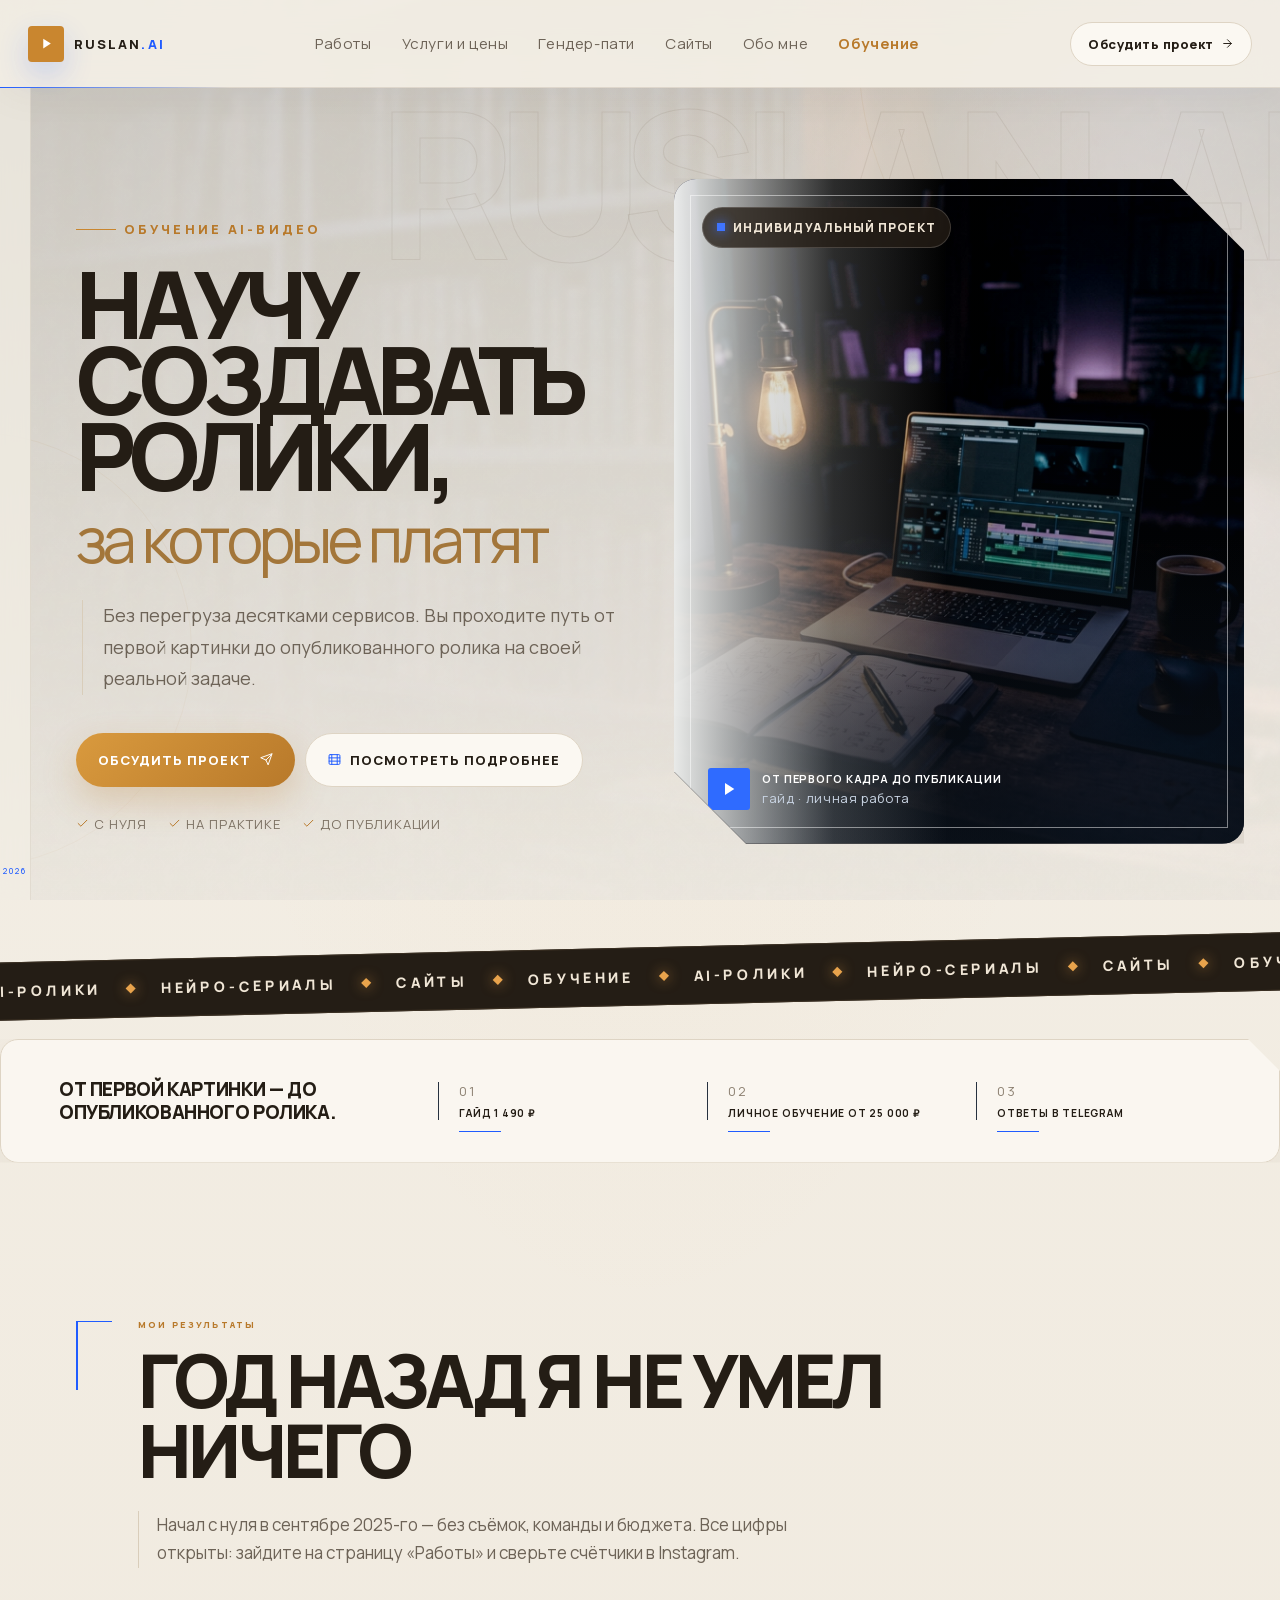
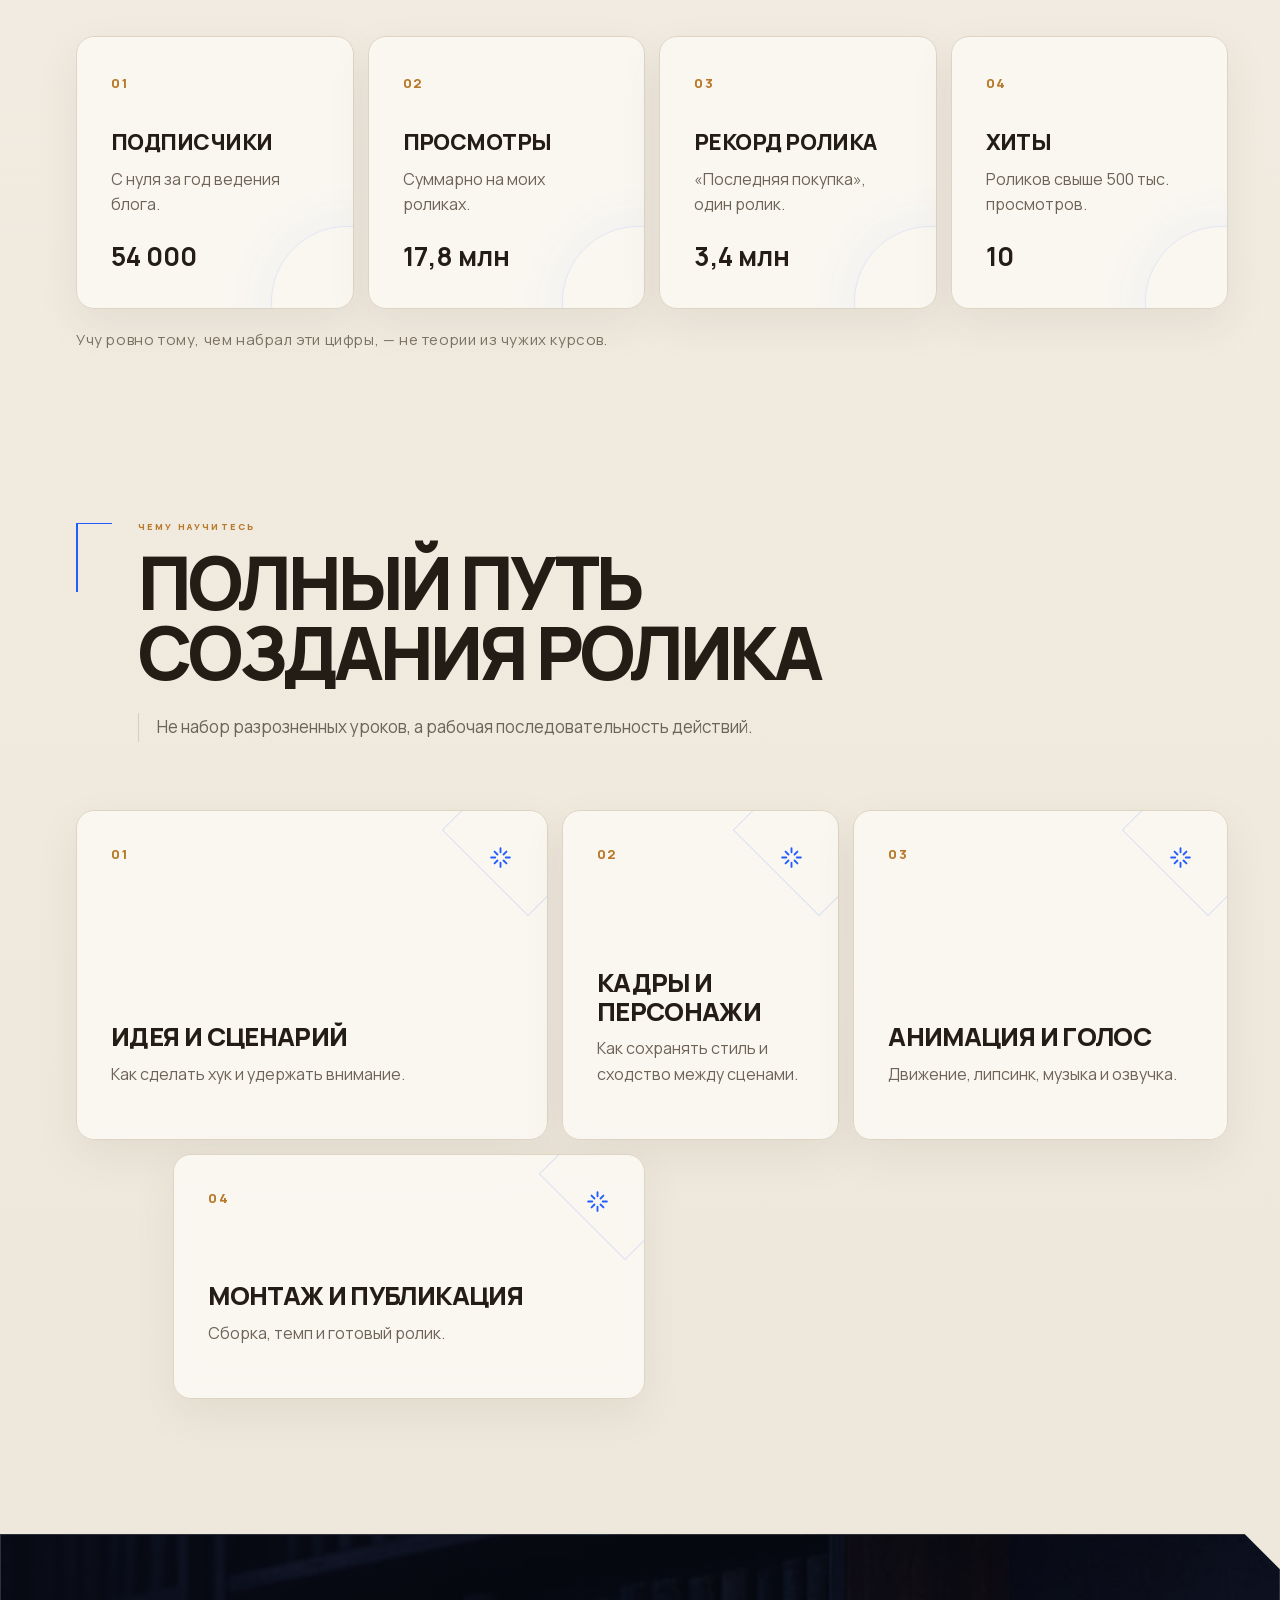
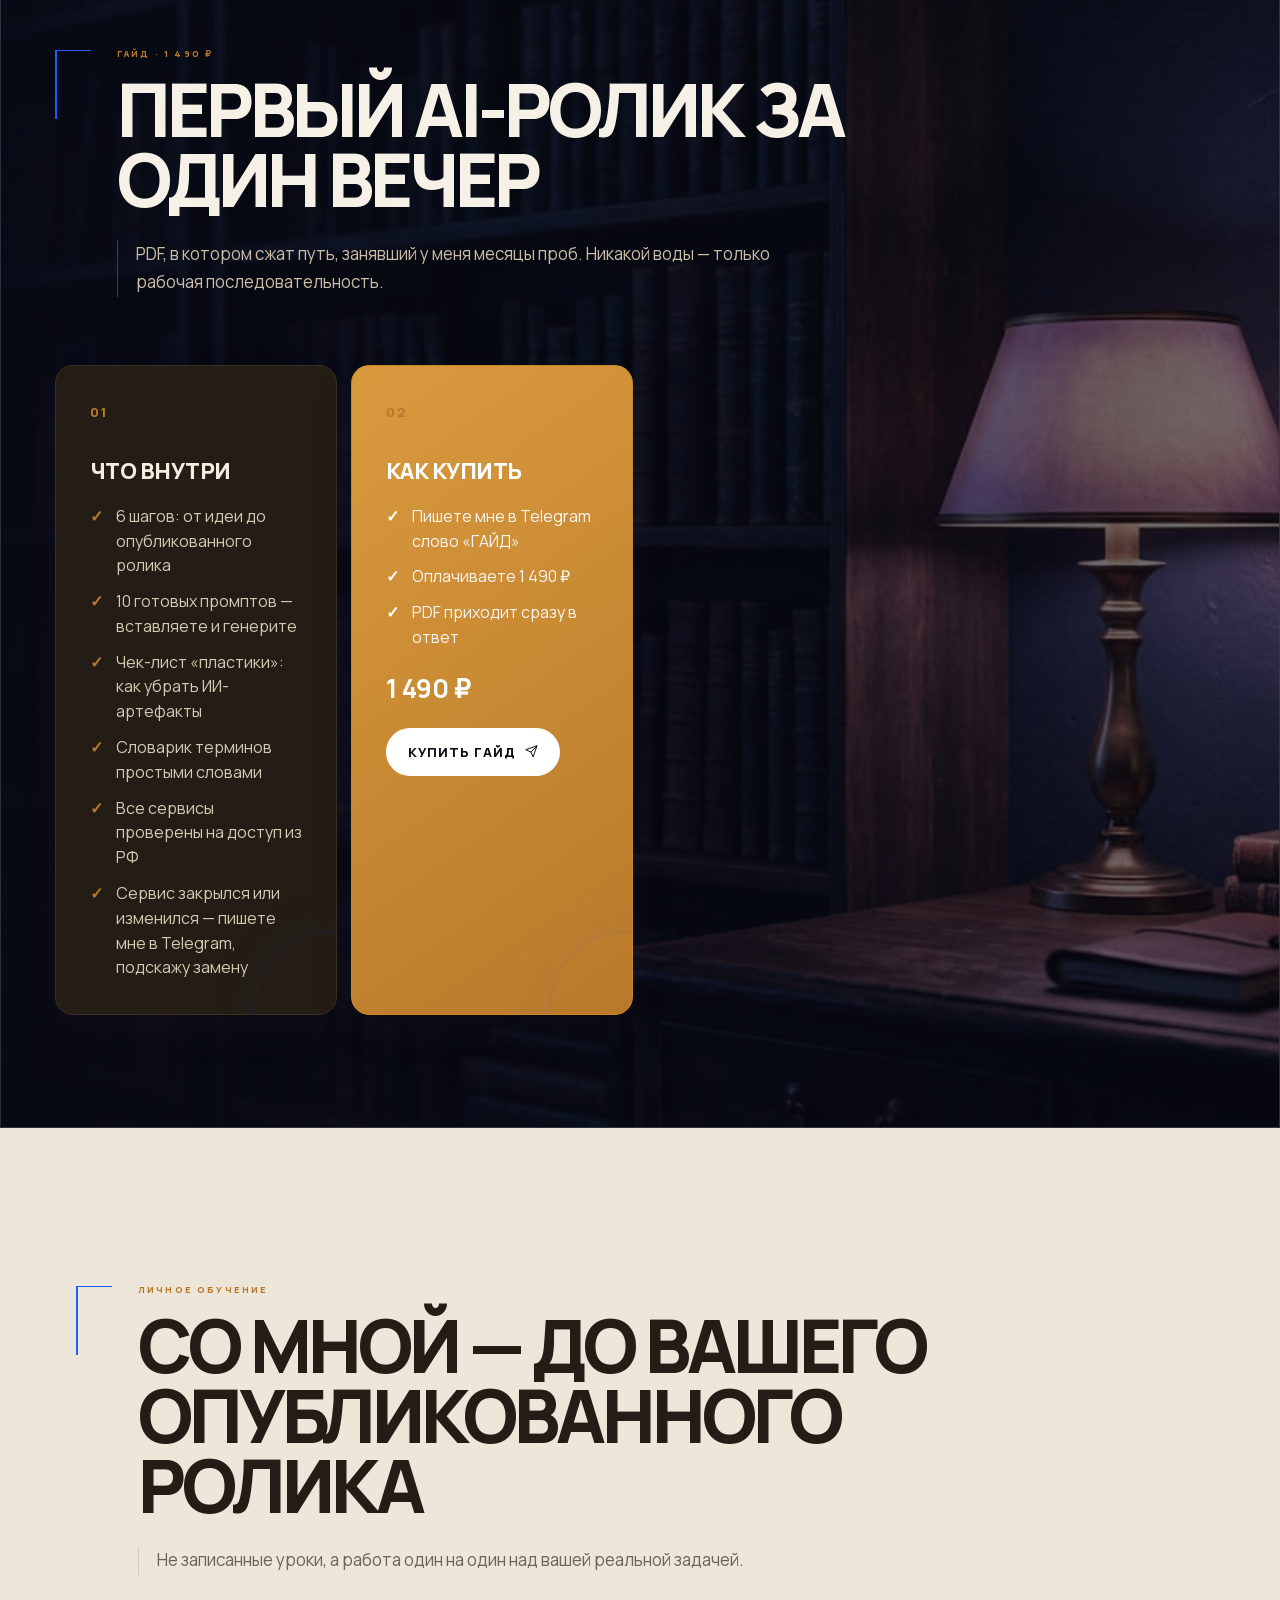
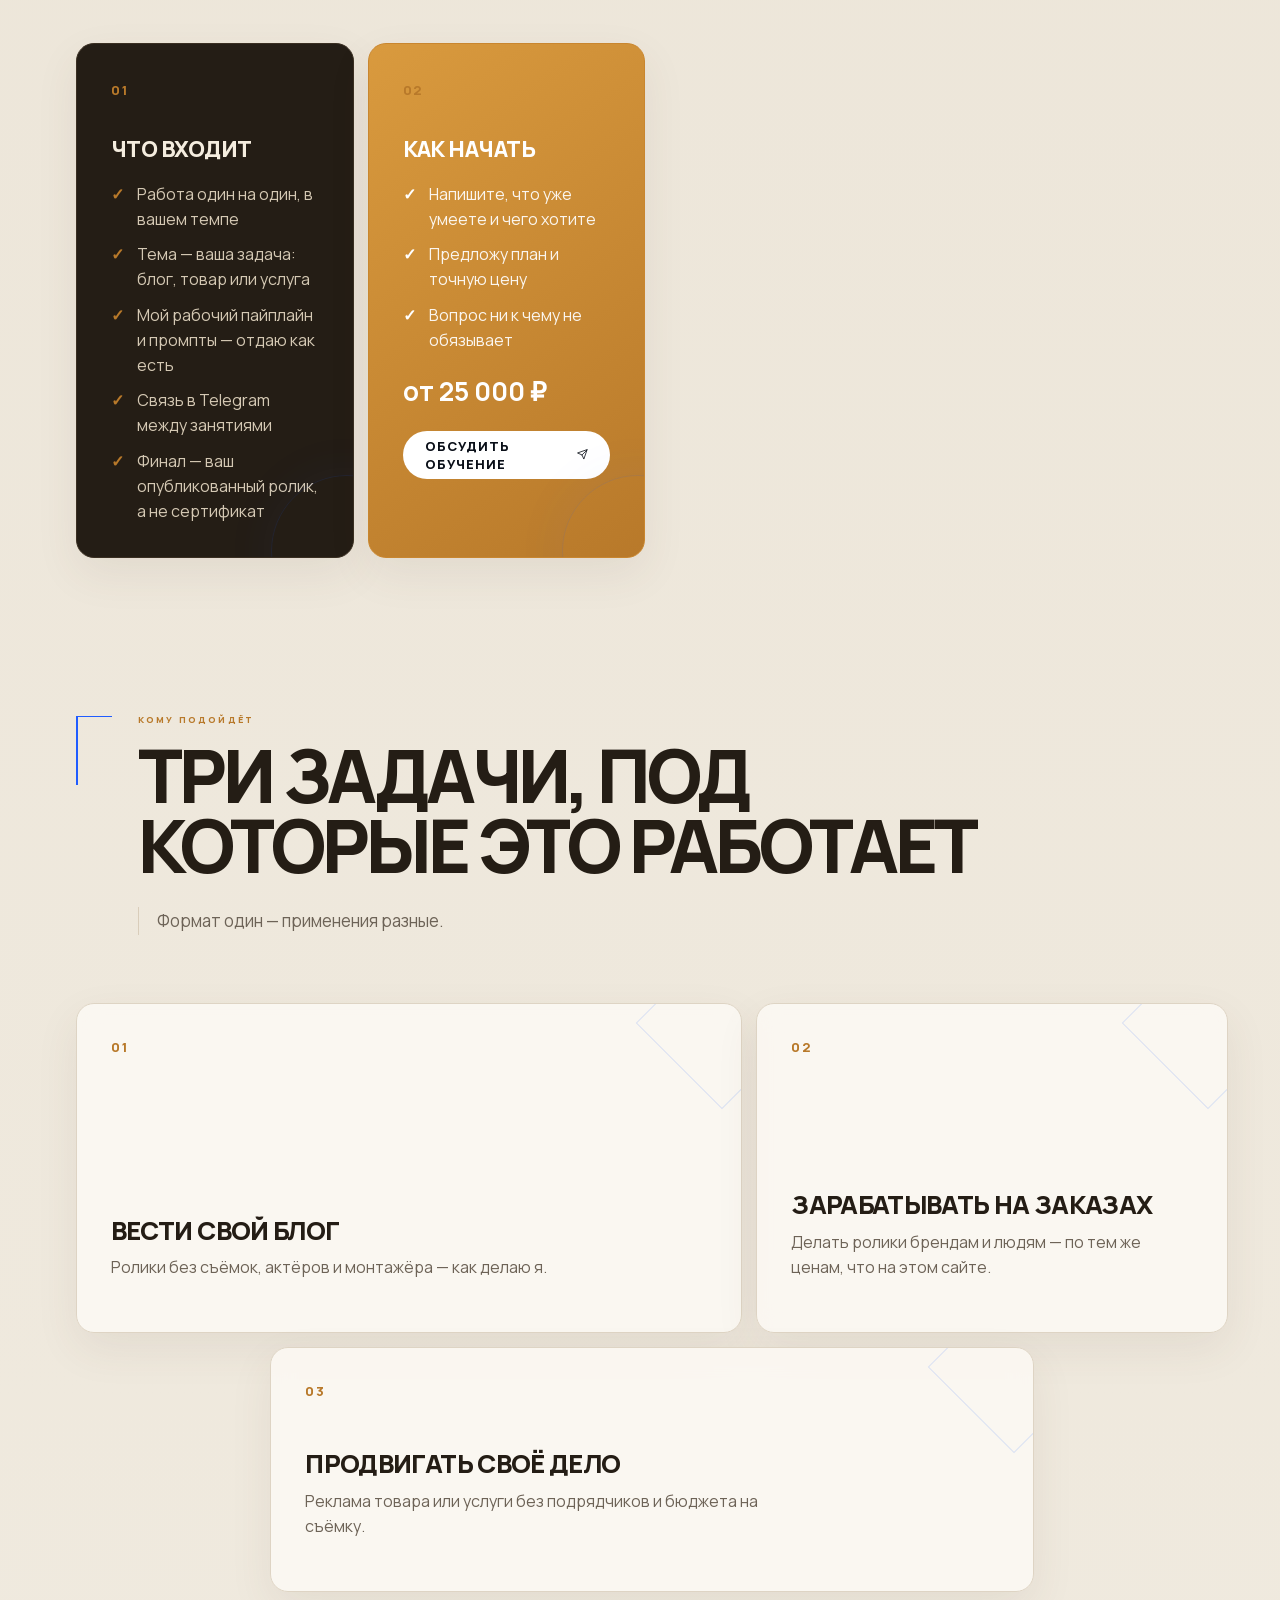
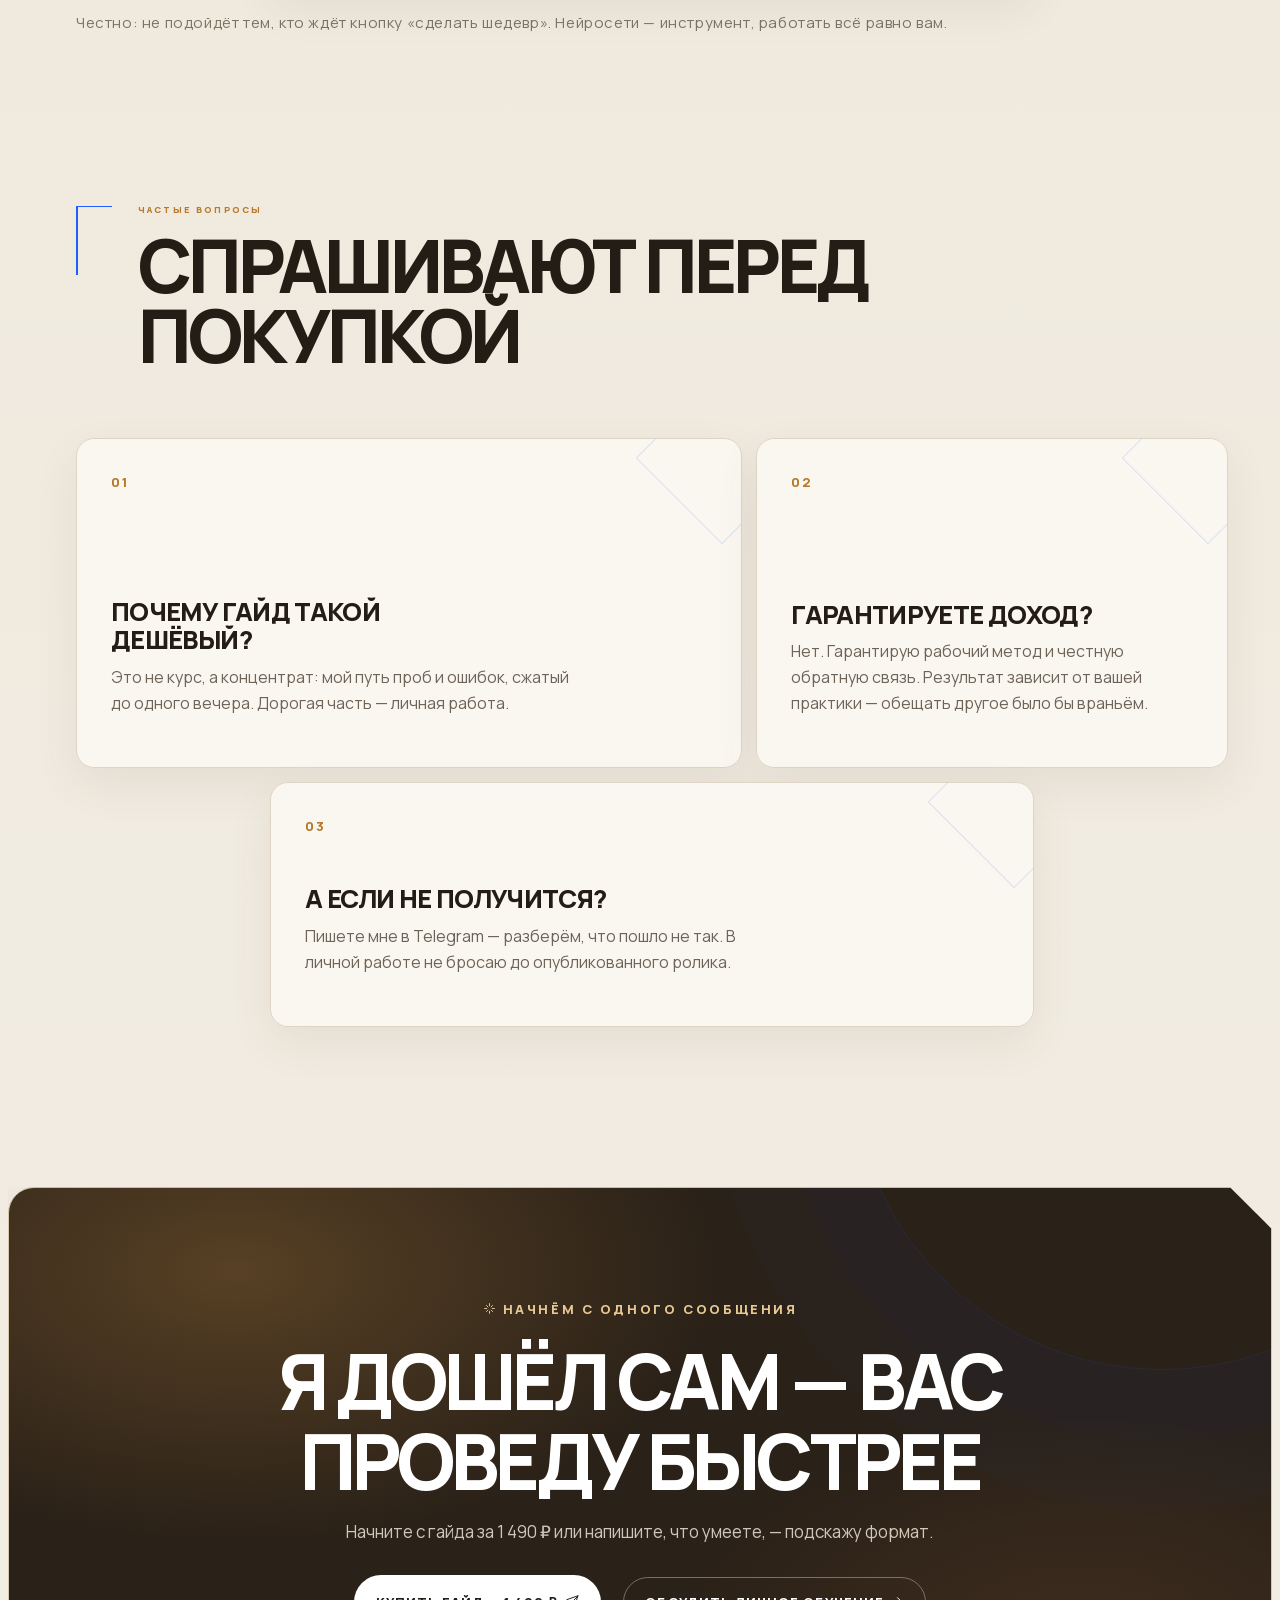
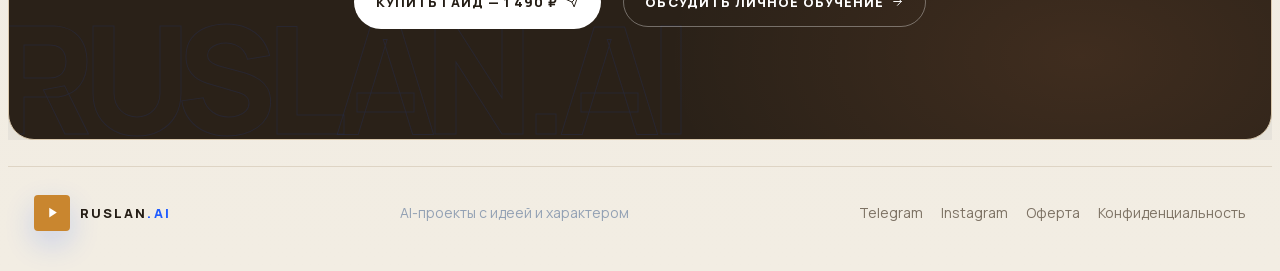
<file: learn.html>
<!doctype html>
<html lang="ru">
<head>
<meta charset="utf-8">
<title>Обучение AI-видео — RUSLAN.AI</title>
<meta name="viewport" content="width=device-width, initial-scale=1">
<meta name="description" content="Обучение созданию AI-роликов: гайд для новичков 1 490 ₽, личная работа один на один от 25 000 ₽ до вашего опубликованного ролика.">
<meta property="og:title" content="Обучение AI-видео — RUSLAN.AI">
<meta property="og:description" content="Обучение созданию AI-роликов: гайд для новичков 1 490 ₽, личная работа один на один от 25 000 ₽ до вашего опубликованного ролика.">
<meta property="og:image" content="https://ruslan-ai-blog.ru/og.jpg">
<meta property="og:type" content="website">
<meta name="twitter:card" content="summary_large_image">
<link rel="icon" href="data:image/svg+xml,%3Csvg xmlns=%22http://www.w3.org/2000/svg%22 viewBox=%220 0 100 100%22%3E%3Crect width=%22100%22 height=%22100%22 rx=%2216%22 fill=%22%23121820%22/%3E%3Cpolygon points=%2238,28 76,50 38,72%22 fill=%22%23205cff%22/%3E%3C/svg%3E">
<link rel="stylesheet" href="style.css">
</head>
<body>
<div class="motion-background" id="motion" aria-hidden="true">
  <div class="motion-grid"></div><div class="motion-beam"></div><div class="motion-ribbon"></div>
  <div class="motion-orbit motion-orbit-one"></div><div class="motion-orbit motion-orbit-two"></div>
  <div class="motion-cursor"></div><div class="motion-noise"></div>
</div>
<canvas class="motion-trail" id="trail" aria-hidden="true"></canvas>

<div class="live-bg" aria-hidden="true">
  <video src="live-bg-learn.mp4" poster="underlay-5-v3.jpg" autoplay muted loop playsinline preload="metadata"></video>
</div>

<main class="site-shell page-learn">
  <aside class="edge-rail" aria-hidden="true"><span>RUSLAN.AI / DIGITAL PRODUCTION</span><b>2026</b></aside>
  <header class="global-header">
    <a class="brand" href="index.html"><span class="brand-mark"><svg viewBox="0 0 24 24" fill="currentColor" stroke="none" aria-hidden="true"><polygon points="6 3 20 12 6 21 6 3"/></svg></span><span>RUSLAN<span>.AI</span></span></a>
    <nav id="nav"><a class="" href="works.html">Работы</a><a class="" href="price.html">Услуги и цены</a><a class="" href="gender.html">Гендер-пати</a><a class="" href="sites.html">Сайты</a><a class="" href="about.html">Обо мне</a><a class="active" href="learn.html">Обучение</a></nav>
    <a class="header-button" href="https://t.me/ruslan_ai_creator?text=%D0%9F%D1%80%D0%B8%D0%B2%D0%B5%D1%82%21%20%D0%A5%D0%BE%D1%87%D1%83%20%D1%83%D1%87%D0%B8%D1%82%D1%8C%D1%81%D1%8F%20%D0%B4%D0%B5%D0%BB%D0%B0%D1%82%D1%8C%20%D1%80%D0%BE%D0%BB%D0%B8%D0%BA%D0%B8.%20%C2%AB%D0%9E%D0%91%D0%A3%D0%A7%D0%95%D0%9D%D0%98%D0%95%C2%BB">Обсудить проект <svg viewBox="0 0 24 24" fill="none" stroke="currentColor" stroke-width="1.8" stroke-linecap="round" stroke-linejoin="round" aria-hidden="true"><path d="M5 12h14"/><path d="m12 5 7 7-7 7"/></svg></a>
    <button class="menu-button" id="burger" aria-label="Меню"><svg viewBox="0 0 24 24" fill="none" stroke="currentColor" stroke-width="1.8" stroke-linecap="round" stroke-linejoin="round" aria-hidden="true"><path d="M4 6h16M4 12h16M4 18h16"/></svg></button>
  </header>

  <section class="page-hero">
    <span class="hero-ghost" aria-hidden="true">RUSLAN.AI</span>
    <div class="page-hero-copy">
      <div class="eyebrow"><svg viewBox="0 0 24 24" fill="none" stroke="currentColor" stroke-width="1.8" stroke-linecap="round" stroke-linejoin="round" aria-hidden="true"><path d="M12 3v4M12 17v4M3 12h4M17 12h4"/><path d="m6.3 6.3 2.8 2.8M14.9 14.9l2.8 2.8M17.7 6.3l-2.8 2.8M9.1 14.9l-2.8 2.8"/></svg> Обучение AI-видео</div>
      <h1>Научу создавать ролики, <em>за которые платят</em></h1>
      <p>Без перегруза десятками сервисов. Вы проходите путь от первой картинки до опубликованного ролика на своей реальной задаче.</p>
      <div class="hero-actions">
        <a class="button primary" href="https://t.me/ruslan_ai_creator?text=%D0%9F%D1%80%D0%B8%D0%B2%D0%B5%D1%82%21%20%D0%A5%D0%BE%D1%87%D1%83%20%D1%83%D1%87%D0%B8%D1%82%D1%8C%D1%81%D1%8F%20%D0%B4%D0%B5%D0%BB%D0%B0%D1%82%D1%8C%20%D1%80%D0%BE%D0%BB%D0%B8%D0%BA%D0%B8.%20%C2%AB%D0%9E%D0%91%D0%A3%D0%A7%D0%95%D0%9D%D0%98%D0%95%C2%BB">Обсудить проект <svg viewBox="0 0 24 24" fill="none" stroke="currentColor" stroke-width="1.8" stroke-linecap="round" stroke-linejoin="round" aria-hidden="true"><path d="m22 2-7 20-4-9-9-4Z"/><path d="M22 2 11 13"/></svg></a>
        <a class="button secondary" href="#details"><svg viewBox="0 0 24 24" fill="none" stroke="currentColor" stroke-width="1.8" stroke-linecap="round" stroke-linejoin="round" aria-hidden="true"><rect x="2" y="3" width="20" height="18" rx="2"/><path d="M7 3v18M17 3v18M2 9h20M2 15h20"/></svg> Посмотреть подробнее</a>
      </div>
      <div class="facts"><span><svg viewBox="0 0 24 24" fill="none" stroke="currentColor" stroke-width="1.8" stroke-linecap="round" stroke-linejoin="round" aria-hidden="true"><path d="M20 6 9 17l-5-5"/></svg> С нуля</span><span><svg viewBox="0 0 24 24" fill="none" stroke="currentColor" stroke-width="1.8" stroke-linecap="round" stroke-linejoin="round" aria-hidden="true"><path d="M20 6 9 17l-5-5"/></svg> На практике</span><span><svg viewBox="0 0 24 24" fill="none" stroke="currentColor" stroke-width="1.8" stroke-linecap="round" stroke-linejoin="round" aria-hidden="true"><path d="M20 6 9 17l-5-5"/></svg> До публикации</span></div>
    </div>
    <div class="hero-stage">
      <div class="page-hero-media media-learn">
        <img src="hero-learn-v3.jpg" alt="Рабочий стол: монтаж AI-ролика за ноутбуком">
        <div class="media-shade"></div>
        <span class="media-badge"><span></span> Индивидуальный проект</span>
        <div class="media-caption"><span class="play-disc"><svg viewBox="0 0 24 24" fill="currentColor" stroke="none" aria-hidden="true"><polygon points="6 3 20 12 6 21 6 3"/></svg></span><span><b>От первого кадра до публикации</b><small>гайд · личная работа</small></span></div>
      </div>
    </div>
  </section>

  <section class="kinetic-strip" aria-label="Направления работы"><div><span>AI-РОЛИКИ</span><i></i><span>НЕЙРО-СЕРИАЛЫ</span><i></i><span>САЙТЫ</span><i></i><span>ОБУЧЕНИЕ</span><i></i><span>AI-РОЛИКИ</span><i></i><span>НЕЙРО-СЕРИАЛЫ</span><i></i><span>САЙТЫ</span><i></i><span>ОБУЧЕНИЕ</span><i></i></div></section>

  <section class="value-band">
    <p>От первой картинки — до опубликованного ролика.</p>
    <span>01 <b>Гайд 1 490 ₽</b></span><span>02 <b>Личное обучение от 25 000 ₽</b></span><span>03 <b>Ответы в Telegram</b></span>
  </section>

  <section class="content-section motion-reveal">
    <div class="section-head"><span>Мои результаты</span><h2>Год назад я не умел ничего</h2><p>Начал с нуля в сентябре 2025-го — без съёмок, команды и бюджета. Все цифры открыты: зайдите на страницу «Работы» и сверьте счётчики в Instagram.</p></div>
    <div class="detail-grid"><article class="detail-card"><span class="detail-number">01</span><h3>Подписчики</h3><p>С нуля за год ведения блога.</p><strong>54 000</strong></article><article class="detail-card"><span class="detail-number">02</span><h3>Просмотры</h3><p>Суммарно на моих роликах.</p><strong>17,8 млн</strong></article><article class="detail-card"><span class="detail-number">03</span><h3>Рекорд ролика</h3><p>«Последняя покупка», один ролик.</p><strong>3,4 млн</strong></article><article class="detail-card"><span class="detail-number">04</span><h3>Хиты</h3><p>Роликов свыше 500 тыс. просмотров.</p><strong>10</strong></article></div>
    <p class="reels-note">Учу ровно тому, чем набрал эти цифры, — не теории из чужих курсов.</p>
  </section>

  <section class="content-section motion-reveal" id="details">
    <div class="section-head"><span>Чему научитесь</span><h2>Полный путь создания ролика</h2><p>Не набор разрозненных уроков, а рабочая последовательность действий.</p></div>
    <div class="cards-grid cards-4"><article class="service-card"><div class="card-index"><span>01</span><svg viewBox="0 0 24 24" fill="none" stroke="currentColor" stroke-width="1.8" stroke-linecap="round" stroke-linejoin="round" aria-hidden="true"><path d="M12 3v4M12 17v4M3 12h4M17 12h4"/><path d="m6.3 6.3 2.8 2.8M14.9 14.9l2.8 2.8M17.7 6.3l-2.8 2.8M9.1 14.9l-2.8 2.8"/></svg></div><div class="card-body"><h3>Идея и сценарий</h3><p>Как сделать хук и удержать внимание.</p></div></article><article class="service-card"><div class="card-index"><span>02</span><svg viewBox="0 0 24 24" fill="none" stroke="currentColor" stroke-width="1.8" stroke-linecap="round" stroke-linejoin="round" aria-hidden="true"><path d="M12 3v4M12 17v4M3 12h4M17 12h4"/><path d="m6.3 6.3 2.8 2.8M14.9 14.9l2.8 2.8M17.7 6.3l-2.8 2.8M9.1 14.9l-2.8 2.8"/></svg></div><div class="card-body"><h3>Кадры и персонажи</h3><p>Как сохранять стиль и сходство между сценами.</p></div></article><article class="service-card"><div class="card-index"><span>03</span><svg viewBox="0 0 24 24" fill="none" stroke="currentColor" stroke-width="1.8" stroke-linecap="round" stroke-linejoin="round" aria-hidden="true"><path d="M12 3v4M12 17v4M3 12h4M17 12h4"/><path d="m6.3 6.3 2.8 2.8M14.9 14.9l2.8 2.8M17.7 6.3l-2.8 2.8M9.1 14.9l-2.8 2.8"/></svg></div><div class="card-body"><h3>Анимация и голос</h3><p>Движение, липсинк, музыка и озвучка.</p></div></article><article class="service-card"><div class="card-index"><span>04</span><svg viewBox="0 0 24 24" fill="none" stroke="currentColor" stroke-width="1.8" stroke-linecap="round" stroke-linejoin="round" aria-hidden="true"><path d="M12 3v4M12 17v4M3 12h4M17 12h4"/><path d="m6.3 6.3 2.8 2.8M14.9 14.9l2.8 2.8M17.7 6.3l-2.8 2.8M9.1 14.9l-2.8 2.8"/></svg></div><div class="card-body"><h3>Монтаж и публикация</h3><p>Сборка, темп и готовый ролик.</p></div></article></div>
  </section>

  <section class="content-section second-section motion-reveal">
    <div class="section-head"><span>Гайд · 1 490 ₽</span><h2>Первый AI-ролик за один вечер</h2><p>PDF, в котором сжат путь, занявший у меня месяцы проб. Никакой воды — только рабочая последовательность.</p></div>
    <div class="detail-grid detail-2"><article class="detail-card tone-dark"><span class="detail-number">01</span><h3>Что внутри</h3>
      <ul class="check-list"><li>6 шагов: от идеи до опубликованного ролика</li><li>10 готовых промптов — вставляете и генерите</li><li>Чек-лист «пластики»: как убрать ИИ-артефакты</li><li>Словарик терминов простыми словами</li><li>Все сервисы проверены на доступ из РФ</li><li>Сервис закрылся или изменился — пишете мне в Telegram, подскажу замену</li></ul>
    </article><article class="detail-card tone-violet"><span class="detail-number">02</span><h3>Как купить</h3>
      <ul class="check-list"><li>Пишете мне в Telegram слово «ГАЙД»</li><li>Оплачиваете 1 490 ₽</li><li>PDF приходит сразу в ответ</li></ul>
      <strong>1 490 ₽</strong>
      <div class="card-cta"><a class="button light" href="https://t.me/ruslan_ai_creator?text=%D0%9F%D1%80%D0%B8%D0%B2%D0%B5%D1%82%21%20%D0%A5%D0%BE%D1%87%D1%83%20%D0%BA%D1%83%D0%BF%D0%B8%D1%82%D1%8C%20%D0%B3%D0%B0%D0%B9%D0%B4.%20%C2%AB%D0%93%D0%90%D0%99%D0%94%C2%BB">Купить гайд <svg viewBox="0 0 24 24" fill="none" stroke="currentColor" stroke-width="1.8" stroke-linecap="round" stroke-linejoin="round" aria-hidden="true"><path d="m22 2-7 20-4-9-9-4Z"/><path d="M22 2 11 13"/></svg></a></div>
    </article></div>
  </section>

  <section class="content-section motion-reveal">
    <div class="section-head"><span>Личное обучение</span><h2>Со мной — до вашего опубликованного ролика</h2><p>Не записанные уроки, а работа один на один над вашей реальной задачей.</p></div>
    <div class="detail-grid detail-2"><article class="detail-card tone-dark"><span class="detail-number">01</span><h3>Что входит</h3>
      <ul class="check-list"><li>Работа один на один, в вашем темпе</li><li>Тема — ваша задача: блог, товар или услуга</li><li>Мой рабочий пайплайн и промпты — отдаю как есть</li><li>Связь в Telegram между занятиями</li><li>Финал — ваш опубликованный ролик, а не сертификат</li></ul>
    </article><article class="detail-card tone-violet"><span class="detail-number">02</span><h3>Как начать</h3>
      <ul class="check-list"><li>Напишите, что уже умеете и чего хотите</li><li>Предложу план и точную цену</li><li>Вопрос ни к чему не обязывает</li></ul>
      <strong>от 25 000 ₽</strong>
      <div class="card-cta"><a class="button light" href="https://t.me/ruslan_ai_creator?text=%D0%9F%D1%80%D0%B8%D0%B2%D0%B5%D1%82%21%20%D0%98%D0%BD%D1%82%D0%B5%D1%80%D0%B5%D1%81%D1%83%D0%B5%D1%82%20%D0%BB%D0%B8%D1%87%D0%BD%D0%BE%D0%B5%20%D0%BE%D0%B1%D1%83%D1%87%D0%B5%D0%BD%D0%B8%D0%B5.%20%C2%AB%D0%9E%D0%91%D0%A3%D0%A7%D0%95%D0%9D%D0%98%D0%95%C2%BB">Обсудить обучение <svg viewBox="0 0 24 24" fill="none" stroke="currentColor" stroke-width="1.8" stroke-linecap="round" stroke-linejoin="round" aria-hidden="true"><path d="m22 2-7 20-4-9-9-4Z"/><path d="M22 2 11 13"/></svg></a></div>
    </article></div>
  </section>

  <section class="content-section motion-reveal">
    <div class="section-head"><span>Кому подойдёт</span><h2>Три задачи, под которые это работает</h2><p>Формат один — применения разные.</p></div>
    <div class="cards-grid cards-3"><article class="service-card"><div class="card-index"><span>01</span></div><div class="card-body"><h3>Вести свой блог</h3><p>Ролики без съёмок, актёров и монтажёра — как делаю я.</p></div></article><article class="service-card"><div class="card-index"><span>02</span></div><div class="card-body"><h3>Зарабатывать на заказах</h3><p>Делать ролики брендам и людям — по тем же ценам, что на этом сайте.</p></div></article><article class="service-card"><div class="card-index"><span>03</span></div><div class="card-body"><h3>Продвигать своё дело</h3><p>Реклама товара или услуги без подрядчиков и бюджета на съёмку.</p></div></article></div>
    <p class="reels-note">Честно: не подойдёт тем, кто ждёт кнопку «сделать шедевр». Нейросети — инструмент, работать всё равно вам.</p>
  </section>

  <section class="content-section motion-reveal">
    <div class="section-head"><span>Частые вопросы</span><h2>Спрашивают перед покупкой</h2></div>
    <div class="cards-grid cards-3"><article class="service-card"><div class="card-index"><span>01</span></div><div class="card-body"><h3>Почему гайд такой дешёвый?</h3><p>Это не курс, а концентрат: мой путь проб и ошибок, сжатый до одного вечера. Дорогая часть — личная работа.</p></div></article><article class="service-card"><div class="card-index"><span>02</span></div><div class="card-body"><h3>Гарантируете доход?</h3><p>Нет. Гарантирую рабочий метод и честную обратную связь. Результат зависит от вашей практики — обещать другое было бы враньём.</p></div></article><article class="service-card"><div class="card-index"><span>03</span></div><div class="card-body"><h3>А если не получится?</h3><p>Пишете мне в Telegram — разберём, что пошло не так. В личной работе не бросаю до опубликованного ролика.</p></div></article></div>
  </section>

  <section class="final-cta motion-reveal">
    <span><svg viewBox="0 0 24 24" fill="none" stroke="currentColor" stroke-width="1.8" stroke-linecap="round" stroke-linejoin="round" aria-hidden="true"><path d="M12 3v4M12 17v4M3 12h4M17 12h4"/><path d="m6.3 6.3 2.8 2.8M14.9 14.9l2.8 2.8M17.7 6.3l-2.8 2.8M9.1 14.9l-2.8 2.8"/></svg> Начнём с одного сообщения</span><h2>Я дошёл сам — вас проведу быстрее</h2><p>Начните с гайда за 1 490 ₽ или напишите, что умеете, — подскажу формат.</p>
    <div><a class="button light" href="https://t.me/ruslan_ai_creator?text=%D0%9F%D1%80%D0%B8%D0%B2%D0%B5%D1%82%21%20%D0%A5%D0%BE%D1%87%D1%83%20%D0%BA%D1%83%D0%BF%D0%B8%D1%82%D1%8C%20%D0%B3%D0%B0%D0%B9%D0%B4.%20%C2%AB%D0%93%D0%90%D0%99%D0%94%C2%BB">Купить гайд — 1 490 ₽ <svg viewBox="0 0 24 24" fill="none" stroke="currentColor" stroke-width="1.8" stroke-linecap="round" stroke-linejoin="round" aria-hidden="true"><path d="m22 2-7 20-4-9-9-4Z"/><path d="M22 2 11 13"/></svg></a><a href="https://t.me/ruslan_ai_creator?text=%D0%9F%D1%80%D0%B8%D0%B2%D0%B5%D1%82%21%20%D0%98%D0%BD%D1%82%D0%B5%D1%80%D0%B5%D1%81%D1%83%D0%B5%D1%82%20%D0%BB%D0%B8%D1%87%D0%BD%D0%BE%D0%B5%20%D0%BE%D0%B1%D1%83%D1%87%D0%B5%D0%BD%D0%B8%D0%B5.%20%C2%AB%D0%9E%D0%91%D0%A3%D0%A7%D0%95%D0%9D%D0%98%D0%95%C2%BB">Обсудить личное обучение <svg viewBox="0 0 24 24" fill="none" stroke="currentColor" stroke-width="1.8" stroke-linecap="round" stroke-linejoin="round" aria-hidden="true"><path d="M5 12h14"/><path d="m12 5 7 7-7 7"/></svg></a></div>
  </section>

  <footer>
    <a class="brand" href="index.html"><span class="brand-mark"><svg viewBox="0 0 24 24" fill="currentColor" stroke="none" aria-hidden="true"><polygon points="6 3 20 12 6 21 6 3"/></svg></span><span>RUSLAN<span>.AI</span></span></a>
    <p>AI-проекты с идеей и характером</p>
    <div><a href="https://t.me/ruslan_ai_creator">Telegram</a><a href="https://instagram.com/ruslan.ai.blog">Instagram</a><a href="oferta.html">Оферта</a><a href="privacy.html">Конфиденциальность</a></div>
  </footer>
</main>

<script>
  (() => {
    const m = document.getElementById('motion');
    if (m && !matchMedia('(prefers-reduced-motion: reduce)').matches && matchMedia('(pointer: fine)').matches) {
      let f = 0;
      addEventListener('pointermove', e => {
        cancelAnimationFrame(f);
        f = requestAnimationFrame(() => {
          m.style.setProperty('--cursor-x', e.clientX + 'px');
          m.style.setProperty('--cursor-y', e.clientY + 'px');
        });
      }, {passive: true});
    }

    const reveal = document.querySelectorAll('.motion-reveal');
    const showAll = () => reveal.forEach(s => { s.classList.add('is-visible'); s.classList.remove('pending'); });
    setTimeout(showAll, 2500);
    if (reveal.length && 'IntersectionObserver' in window) {
      reveal.forEach(s => s.classList.add('pending'));
      const io = new IntersectionObserver(es => es.forEach(e => {
        if (!e.isIntersecting) return;
        e.target.classList.add('is-visible');
        e.target.classList.remove('pending');
        [...e.target.querySelectorAll('.service-card,.detail-card')].forEach((c, i) =>
          c.style.setProperty('--reveal-delay', (i * 90) + 'ms'));
        io.unobserve(e.target);
      }), {rootMargin: '0px 0px -12% 0px'});
      reveal.forEach(s => io.observe(s));
    } else reveal.forEach(s => s.classList.add('is-visible'));

    const cv = document.getElementById('trail');
    if (cv && matchMedia('(pointer: fine)').matches && !matchMedia('(prefers-reduced-motion: reduce)').matches) {
      const ctx = cv.getContext('2d'); const pts = []; let raf = 0;
      const size = () => { cv.width = innerWidth; cv.height = innerHeight; };
      size(); addEventListener('resize', size, {passive: true});
      addEventListener('pointermove', e => {
        pts.push({x: e.clientX, y: e.clientY, t: performance.now()});
        if (pts.length > 26) pts.shift();
        if (!raf) raf = requestAnimationFrame(draw);
      }, {passive: true});
      function draw(now) {
        ctx.clearRect(0, 0, cv.width, cv.height);
        while (pts.length && now - pts[0].t > 520) pts.shift();
        for (let i = 1; i < pts.length; i++) {
          const a = 1 - (now - pts[i].t) / 520;
          ctx.strokeStyle = 'rgba(32,92,255,' + (a * 0.16).toFixed(3) + ')';
          ctx.lineWidth = 14 * a; ctx.lineCap = 'round';
          ctx.beginPath(); ctx.moveTo(pts[i-1].x, pts[i-1].y); ctx.lineTo(pts[i].x, pts[i].y); ctx.stroke();
        }
        raf = pts.length ? requestAnimationFrame(draw) : 0;
      }
    }

    const strip = document.querySelector('.page-works .cards-grid');
    if (strip) {
      let down = false, sx = 0, sl = 0;
      strip.addEventListener('pointerdown', e => {
        down = true; sx = e.clientX; sl = strip.scrollLeft; strip.classList.add('is-dragging');
        try { strip.setPointerCapture(e.pointerId); } catch (_) {}
      });
      strip.addEventListener('pointermove', e => { if (down) strip.scrollLeft = sl - (e.clientX - sx); });
      const up = () => { down = false; strip.classList.remove('is-dragging'); };
      strip.addEventListener('pointerup', up); strip.addEventListener('pointercancel', up);
    }
    const b = document.getElementById('burger'), nav = document.getElementById('nav');
    if (b && nav) b.addEventListener('click', () => nav.classList.toggle('open'));
  })();
</script>
</body>
</html>
</file>
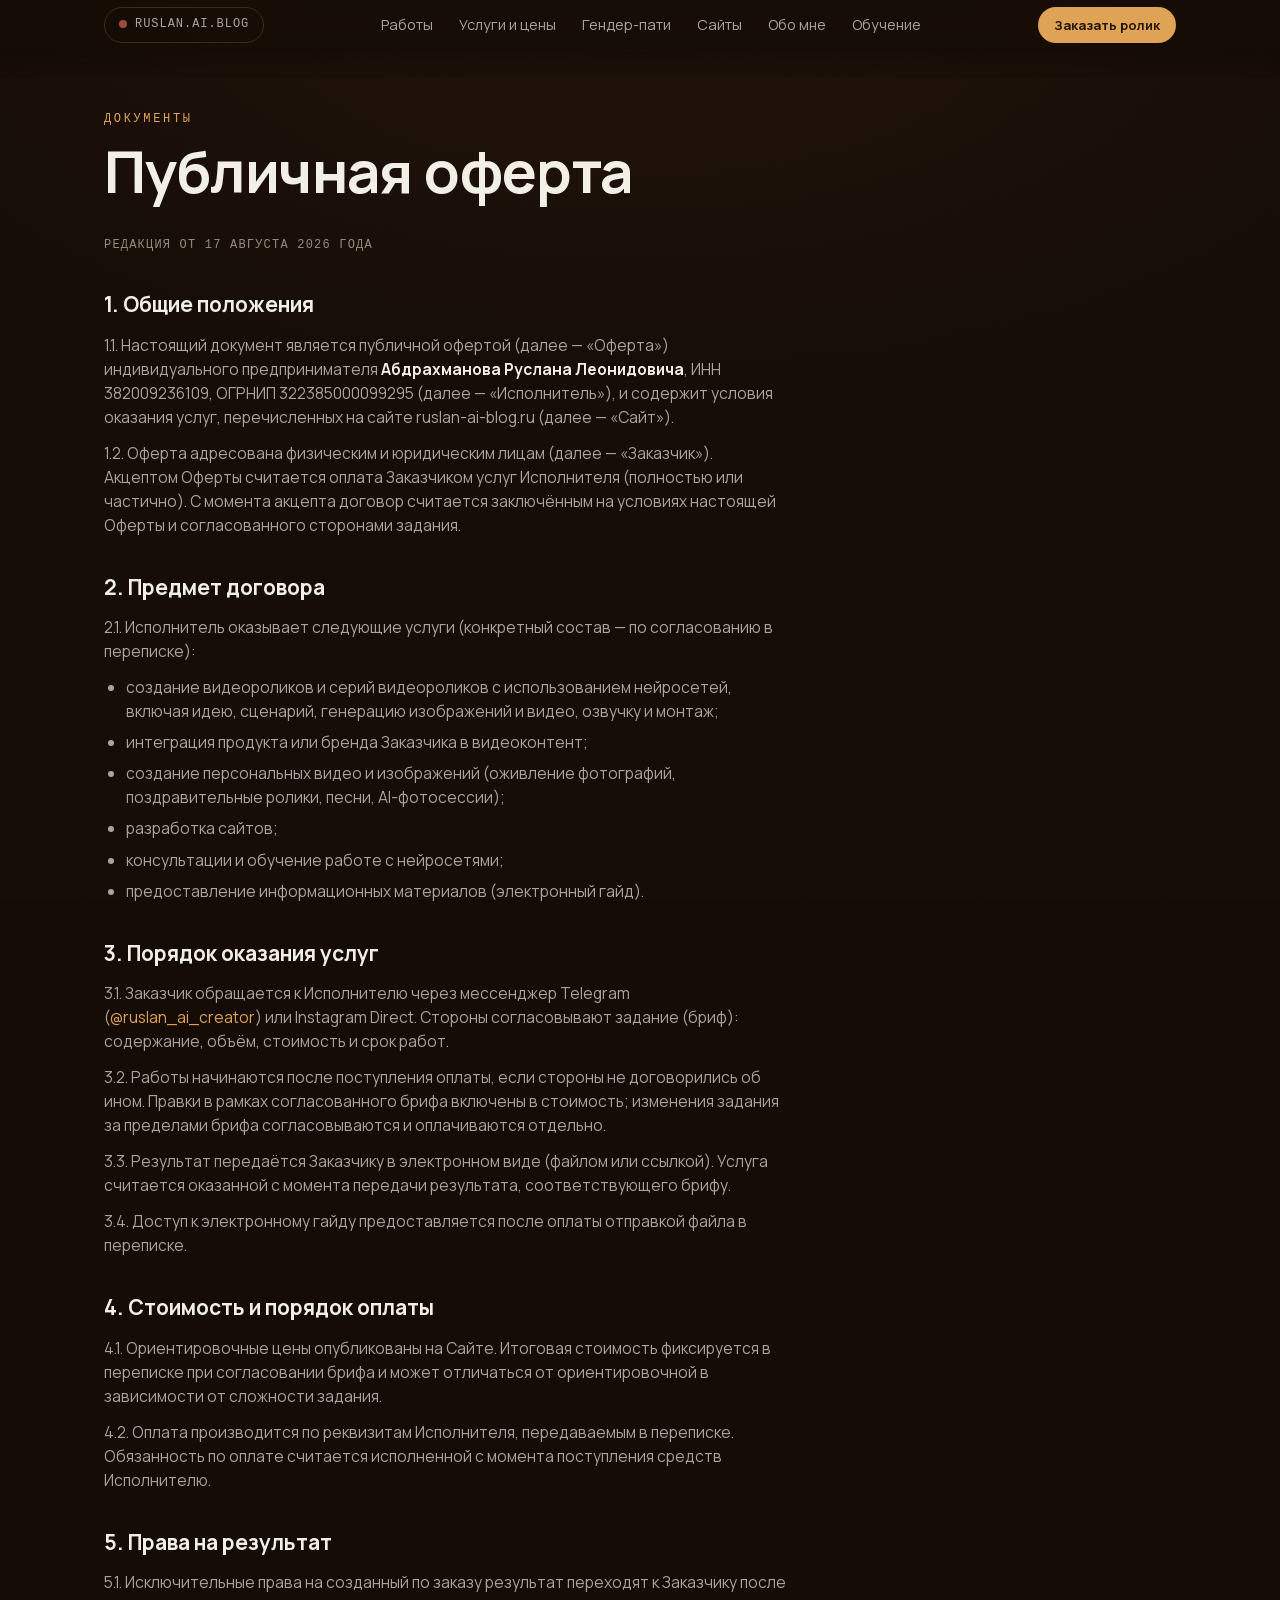
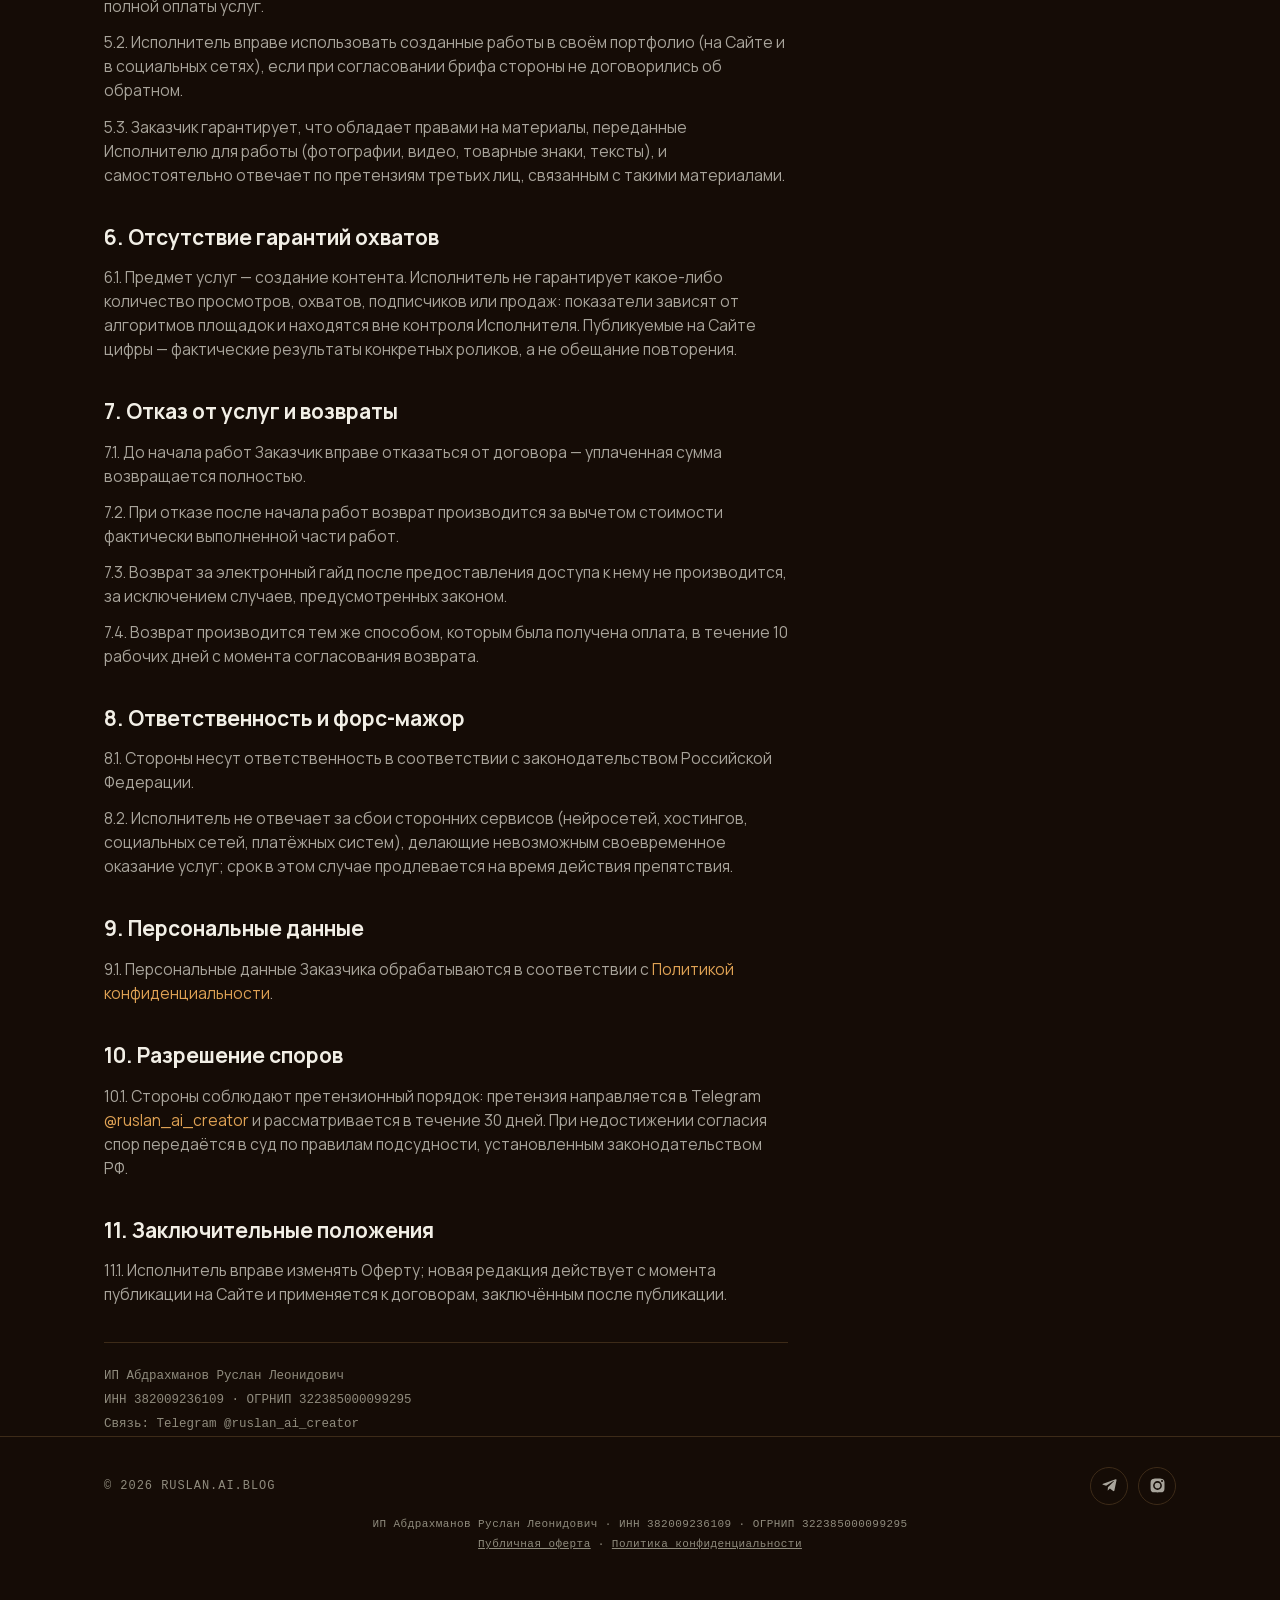
<file: oferta.html>
<!doctype html>
<html lang="ru">
<meta charset="utf-8">
<link rel="icon" href="data:image/svg+xml,%3Csvg xmlns=%22http://www.w3.org/2000/svg%22 viewBox=%220 0 100 100%22%3E%3Crect width=%22100%22 height=%22100%22 rx=%2222%22 fill=%22%23150c06%22/%3E%3Cpolygon points=%2238,28 76,50 38,72%22 fill=%22%23f0b243%22/%3E%3C/svg%3E">
<title>Публичная оферта — ruslan.ai.blog</title>
<meta name="viewport" content="width=device-width, initial-scale=1">
<meta name="robots" content="noindex, follow">
<style>
  /* ── Единственная тема: кинозал. Все цвета заданы явно. ── */
  :root{
    --ground:#150c06;        /* зал, свет погашен */
    --surface:#211408;
    --surface-2:#2a1a0d;
    --line:#3d2b18;
    --ink:#f2efe6;           /* тёплый экранный белый */
    --ink-dim:#A8A49B;
    --ink-faint:#8f8b7d;
    --gold:#DFA254;          /* луч проектора */
    --gold-deep:#b8813e;
    --terra:#9E493D;
    --rec:#9E493D;           /* точка записи */
    --mono:"SF Mono","Menlo","Consolas",monospace;
    --display:"Manrope","Helvetica Neue",sans-serif;
    --serif:"Cormorant Garamond",Georgia,serif;
  }
  *{margin:0;padding:0;box-sizing:border-box}
  html{scroll-behavior:smooth}
  body{
    background:radial-gradient(120% 80% at 50% 0%,rgba(223,162,84,.04) 0%,#1d1109 18%,#150c06 55%) fixed,#150c06;
    color:var(--ink);
    font-family:var(--display);
    font-size:17px;line-height:1.55;
    -webkit-font-smoothing:antialiased;
    overflow-x:hidden;
  }
  /* зерно плёнки поверх всего */
  body::after{
    content:"";position:fixed;inset:0;pointer-events:none;z-index:9999;opacity:.045;mix-blend-mode:overlay;
    background-image:url("data:image/svg+xml,%3Csvg xmlns='http://www.w3.org/2000/svg' width='180' height='180'%3E%3Cfilter id='n'%3E%3CfeTurbulence type='fractalNoise' baseFrequency='0.8' numOctaves='2' stitchTiles='stitch'/%3E%3CfeColorMatrix type='saturate' values='0'/%3E%3C/filter%3E%3Crect width='180' height='180' filter='url(%23n)'/%3E%3C/svg%3E");background-size:180px;
  }
  a{color:inherit}
  .wrap{max-width:1120px;margin:0 auto;padding:0 24px}

  /* ── верхняя строка: как плашка эфира ── */
  .topbar{
    display:flex;justify-content:space-between;align-items:center;
    padding:18px 0;font-family:var(--mono);font-size:12px;letter-spacing:.08em;
    color:var(--ink-dim);
  }
  .rec{display:inline-flex;align-items:center;gap:8px}
  .rec i{width:8px;height:8px;border-radius:50%;background:var(--rec);display:inline-block;animation:blink 1.6s steps(1) infinite}
  @keyframes blink{50%{opacity:.15}}
  .topbar a{text-decoration:none;border:1px solid var(--line);padding:7px 14px;border-radius:999px;transition:border-color .2s,color .2s}
  .topbar a:hover,.topbar a:focus-visible{border-color:var(--gold);color:var(--gold)}

  /* ── герой ── */
  .hero{padding:64px 0 40px;position:relative}
  /* луч проектора */
  .hero::before{
    content:"";position:absolute;top:-220px;left:50%;transform:translateX(-50%);
    width:900px;height:620px;pointer-events:none;
    background:radial-gradient(ellipse at 50% 0%,rgba(223,162,84,.16),rgba(223,162,84,.04) 45%,transparent 70%);
  }
  .eyebrow{
    font-family:var(--mono);font-size:12px;letter-spacing:.22em;text-transform:uppercase;
    color:var(--gold);margin-bottom:22px;
  }
  h1{
    font-size:clamp(40px,7.2vw,84px);line-height:.98;letter-spacing:-.015em;
    font-weight:700;text-wrap:balance;max-width:18ch;
  }
  h1 .g{color:var(--gold);font-family:var(--serif);font-style:italic;font-weight:600;letter-spacing:0}
  .hero p.lede{margin:28px 0 0;max-width:56ch;font-size:clamp(17px,2vw,20px);color:var(--ink-dim)}
  .hero p.lede b{color:var(--ink);font-weight:600}
  /* автор: ава из инсты + подпись */
  .author{display:flex;align-items:center;gap:16px;margin-top:30px}
  .author img{width:76px;height:76px;border-radius:50%;border:2px solid var(--gold);box-shadow:0 0 26px rgba(223,162,84,.3);display:block}
  .author b{display:block;font-size:18px;font-weight:800}
  .author span{font-family:var(--mono);font-size:12px;letter-spacing:.08em;color:var(--ink-faint)}
  .final .author-solo{width:88px;height:88px;border-radius:50%;border:2px solid var(--gold);box-shadow:0 0 34px rgba(223,162,84,.35);margin:0 auto 24px;display:block;position:relative}
  .cta-row{display:flex;gap:14px;flex-wrap:wrap;margin-top:36px}
  .btn{
    display:inline-flex;align-items:center;gap:10px;text-decoration:none;
    font-weight:700;font-size:16px;padding:17px 30px;border-radius:999px;
    transition:transform .15s,box-shadow .2s,border-color .2s;
  }
  .btn:focus-visible{outline:2px solid var(--gold);outline-offset:3px}
  .btn-gold{background:linear-gradient(135deg,#f0cd92,var(--gold) 55%,#cf9040);color:#241303;box-shadow:0 6px 30px rgba(223,162,84,.28)}
  .btn-gold:hover{transform:translateY(-2px);box-shadow:0 10px 40px rgba(223,162,84,.4)}
  .btn-ghost{border:1px solid var(--line);color:var(--ink)}
  .btn-ghost:hover{border-color:var(--gold);color:var(--gold)}

  /* цифры как титры */
  .stats{display:grid;grid-template-columns:repeat(4,1fr);gap:1px;background:var(--line);border:1px solid var(--line);border-radius:16px;overflow:hidden;margin:56px 0 0}
  .stat{background:var(--surface);padding:26px 24px}
  .stat b{display:block;font-size:clamp(30px,4vw,46px);font-weight:800;letter-spacing:-.02em;font-variant-numeric:tabular-nums}
  .stat b em{font-style:normal;color:var(--gold)}
  .stat span{font-family:var(--mono);font-size:12px;letter-spacing:.1em;text-transform:uppercase;color:var(--ink-faint)}

  /* ── секции ── */
  section{padding:84px 0 0}
  .sec-head{display:flex;align-items:baseline;justify-content:space-between;gap:16px;margin-bottom:30px;flex-wrap:wrap}
  h2{font-size:clamp(26px,3.6vw,40px);font-weight:700;letter-spacing:-.01em}
  .sec-head .tag{font-family:var(--mono);font-size:12px;letter-spacing:.14em;color:var(--ink-faint);text-transform:uppercase}

  /* ── афиши сериалов ── */
  .shelf{display:grid;grid-template-columns:repeat(4,1fr);gap:18px}
  .poster{
    aspect-ratio:9/16;border-radius:18px;overflow:hidden;position:relative;
    display:flex;flex-direction:column;justify-content:flex-end;
    text-decoration:none;border:1px solid var(--line);
    transition:transform .25s,box-shadow .25s;
  }
  .poster:hover,.poster:focus-visible{transform:translateY(-6px) scale(1.015);box-shadow:0 18px 50px rgba(0,0,0,.55)}
  .poster .art{position:absolute;inset:0}
  .poster video{position:absolute;inset:0;width:100%;height:100%;object-fit:cover}
  @media (prefers-reduced-motion:reduce){.poster video{display:none}}
  .poster .shade{position:absolute;inset:0;background:linear-gradient(180deg,transparent 40%,rgba(10,6,3,.88) 88%)}
  .poster .views{
    position:absolute;top:12px;left:12px;font-family:var(--mono);font-size:11px;letter-spacing:.06em;
    background:rgba(10,6,3,.72);border:1px solid rgba(255,255,255,.14);border-radius:999px;
    padding:5px 10px;display:flex;align-items:center;gap:6px;color:var(--ink);
  }
  .poster .views i{width:6px;height:6px;border-radius:50%;background:var(--rec);display:inline-block}
  .poster .meta{position:relative;display:block;padding:16px 16px 14px}
  .poster .title{display:block;font-weight:800;font-size:clamp(16px,1.7vw,21px);line-height:1.08;text-transform:uppercase;letter-spacing:.01em;text-wrap:balance}
  .poster .kind{display:block;font-family:var(--mono);font-size:10px;letter-spacing:.16em;text-transform:uppercase;color:rgba(242,239,230,.62);margin-top:8px}
  .poster .bar{position:relative;height:3px;background:rgba(255,255,255,.14)}
  .poster .bar i{position:absolute;inset:0;right:auto;background:var(--gold)}
  /* афишная графика — у каждого сериала свой мир */
  .art-1{background:
    radial-gradient(120% 90% at 80% 12%,#7a1420 0%,transparent 55%),
    radial-gradient(100% 80% at 15% 90%,#2a0509 0%,transparent 60%),
    linear-gradient(165deg,#3d0a12 0%,#12060a 70%)}
  .art-1::after{content:"";position:absolute;left:14%;right:14%;top:34%;height:1px;background:linear-gradient(90deg,transparent,#e4574f,transparent);box-shadow:0 0 24px 4px rgba(228,87,79,.55)}
  .art-2{background:linear-gradient(115deg,#0e2c4e 0 49.7%,#13070d 49.7% 50.3%,#5a2410 50.3% 100%)}
  .art-2::after{content:"";position:absolute;inset:0;background:radial-gradient(70% 45% at 28% 30%,rgba(120,180,255,.28),transparent 65%),radial-gradient(70% 45% at 74% 68%,rgba(240,140,60,.3),transparent 65%)}
  .art-3{background:
    radial-gradient(90% 60% at 50% 20%,rgba(223,162,84,.5),transparent 60%),
    linear-gradient(180deg,#1c1408 0%,#0d0a05 100%)}
  .art-3::after{content:"";position:absolute;left:50%;top:16%;width:120px;height:120px;transform:translateX(-50%);border-radius:50%;background:radial-gradient(circle at 38% 32%,#ffe9b8,#DFA254 55%,#8a5a10);filter:blur(1px);box-shadow:0 0 70px 20px rgba(223,162,84,.4)}
  .art-4{background:
    radial-gradient(110% 80% at 20% 15%,#5b1d5e 0%,transparent 60%),
    radial-gradient(110% 80% at 85% 85%,#28356e 0%,transparent 60%),
    linear-gradient(160deg,#2b0f33,#0e0b1e)}
  .art-4::after{content:"";position:absolute;left:18%;top:26%;width:26px;height:26px;border-radius:50%;border:3px solid rgba(255,160,220,.8);box-shadow:44px 18px 0 -6px rgba(255,160,220,.5),90px -8px 0 -9px rgba(255,160,220,.35)}
  .shelf-note{margin-top:18px;font-family:var(--mono);font-size:12px;color:var(--ink-faint);letter-spacing:.05em}

  /* ── что я делаю ── */
  .services{display:grid;grid-template-columns:repeat(3,1fr);gap:18px}
  .svc{background:var(--surface);border:1px solid var(--line);border-radius:18px;padding:28px 26px;display:flex;flex-direction:column;gap:12px}
  .svc .num{font-family:var(--mono);font-size:12px;color:var(--gold);letter-spacing:.14em}
  .svc h3{font-size:21px;font-weight:700;letter-spacing:.01em}
  .svc p{color:var(--ink-dim);font-size:15.5px}

  /* ── как заказать: киношная хлопушка шагов ── */
  .steps{counter-reset:step;display:grid;grid-template-columns:repeat(3,1fr);gap:1px;background:var(--line);border:1px solid var(--line);border-radius:18px;overflow:hidden}
  .step{background:var(--surface-2);padding:30px 26px}
  .step b{display:block;font-family:var(--mono);font-size:12px;letter-spacing:.14em;color:var(--gold);margin-bottom:14px}
  .step h3{font-size:19px;font-weight:800;margin-bottom:8px}
  .step h3 .kw{background:var(--gold);color:#241303;padding:1px 8px;border-radius:4px;white-space:nowrap}
  .step p{color:var(--ink-dim);font-size:15px}

  /* ── финальный призыв ── */
  .final{margin-top:96px;position:relative;text-align:center;padding:90px 24px 100px;border-top:1px solid var(--line)}
  .final::before{content:"";position:absolute;top:0;left:50%;transform:translateX(-50%);width:760px;height:420px;pointer-events:none;background:radial-gradient(ellipse at 50% 0%,rgba(223,162,84,.14),transparent 70%)}
  .final h2{max-width:22ch;margin:0 auto 18px}
  .final p{color:var(--ink-dim);max-width:52ch;margin:0 auto 34px}

  footer{border-top:1px solid var(--line);padding:30px 0 46px}
  .foot{display:flex;justify-content:space-between;align-items:center;gap:18px;flex-wrap:wrap;font-family:var(--mono);font-size:12px;letter-spacing:.08em;color:var(--ink-faint)}
  .foot a{color:var(--ink-dim);text-decoration:none;border-bottom:1px solid var(--line);padding-bottom:2px}
  .foot a:hover,.foot a:focus-visible{color:var(--gold);border-color:var(--gold)}

  @media (max-width:900px){
    .shelf{grid-template-columns:repeat(2,1fr)}
    .services{grid-template-columns:1fr}
    .steps{grid-template-columns:1fr}
    .stats{grid-template-columns:1fr 1fr}
  }
  @media (prefers-reduced-motion:reduce){
    *,*::before,*::after{animation:none!important;transition:none!important}
    html{scroll-behavior:auto}
  }

  /* обучение */
  .learn{margin-top:84px;position:relative;border:1px solid var(--gold-deep);border-radius:20px;overflow:hidden;background:linear-gradient(135deg,rgba(223,162,84,.10),rgba(223,162,84,.02) 55%),var(--surface)}
  .learn-in{padding:44px 40px;max-width:720px}
  .learn .kicker{font-family:var(--mono);font-size:12px;letter-spacing:.2em;text-transform:uppercase;color:var(--gold);margin-bottom:14px}
  .learn h2{margin-bottom:14px}
  .learn p{color:var(--ink-dim);margin-bottom:18px;max-width:56ch}
  .learn ul{list-style:none;margin:0 0 26px;display:flex;flex-direction:column;gap:10px}
  .learn li{padding-left:26px;position:relative;color:var(--ink-dim)}
  .learn li::before{content:"—";position:absolute;left:0;color:var(--gold)}
  .learn .kw2{background:var(--gold);color:#241303;padding:1px 8px;border-radius:4px;white-space:nowrap;font-weight:700}
  @media (max-width:900px){.learn-in{padding:32px 24px}}

  .herobg{position:absolute;inset:-40px -100vw 0 -100vw;z-index:-1;overflow:hidden}
  .herobg video{width:100vw;height:120%;object-fit:cover;filter:blur(26px) brightness(.30) saturate(1.2);transform:scale(1.15)}
  .herobg::after{content:"";position:absolute;inset:0;background:linear-gradient(180deg,rgba(21,12,6,.2),var(--ground) 92%)}
  .hero{position:relative}

  /* полноэкранная обложка-шоурил */
  .topbar{position:relative;z-index:6}
  .cover{position:relative;left:50%;transform:translateX(-50%);width:100vw;min-height:92vh;min-height:92svh;display:flex;align-items:flex-end;margin-top:-72px;padding:120px max(24px,calc((100vw - 1120px)/2)) 72px}
  .cover .bgs{position:absolute;inset:0;overflow:hidden}
  .cover .bgs video{position:absolute;inset:0;width:100%;height:100%;object-fit:cover;opacity:0;transition:opacity 1.4s ease;filter:brightness(.42) saturate(1.15)}
  .cover .bgs video.on{opacity:1}
  .cover .bgs::before{content:"";position:absolute;inset:0;background:linear-gradient(77deg,rgba(21,12,6,.72) 0%,rgba(21,12,6,.35) 40%,rgba(21,12,6,0) 85%),linear-gradient(to top,rgba(21,12,6,0) 60%,rgba(21,12,6,.45) 100%),radial-gradient(ellipse at center,transparent 45%,rgba(10,6,3,.45) 100%);z-index:1}
  .cover .bgs::after{content:"";position:absolute;left:0;right:0;bottom:0;height:38%;background:var(--scrim-up);z-index:1}
  .cover-in{position:relative;z-index:2;max-width:1120px;width:100%}
  .cover h1{font-size:clamp(44px,7.6vw,92px);text-shadow:0 4px 40px rgba(0,0,0,.5)}
  .cover .lede{color:var(--ink);opacity:.85}
  .chips{display:flex;gap:10px;flex-wrap:wrap;margin:28px 0 32px}
  .chip{font-family:var(--mono);font-size:12.5px;letter-spacing:.04em;padding:9px 15px;border:1px solid rgba(242,239,230,.28);border-radius:999px;background:rgba(10,6,3,.45);-webkit-backdrop-filter:blur(8px);backdrop-filter:blur(8px);color:var(--ink)}
  .chip b{color:var(--gold);font-family:var(--display);font-weight:800}
  .cover .author{margin-top:34px}
  @media (max-width:900px){.cover{min-height:96vh;min-height:96svh;padding-bottom:56px}}

  .topbar{position:sticky;top:0;z-index:50;padding:7px 0}
  .topbar::before{content:"";position:absolute;inset:0 -100vw -28px;background:rgba(21,12,6,.72);-webkit-backdrop-filter:blur(14px) brightness(.92);backdrop-filter:blur(14px) brightness(.92);z-index:-1;-webkit-mask-image:linear-gradient(to bottom,#000 0%,#000 62%,transparent 100%);mask-image:linear-gradient(to bottom,#000 0%,#000 62%,transparent 100%)}
  .tnav{display:flex;gap:26px}
  .topbar .tnav a{border:0;padding:0;border-radius:0;font-family:var(--display);font-size:14.5px;letter-spacing:0;color:var(--ink-dim)}
  .topbar .tnav a:hover,.topbar .tnav a:focus-visible{color:var(--gold)}
  .topbar .tcta{border:0;background:var(--gold);color:#241303;font-family:var(--display);font-weight:700;font-size:13px;letter-spacing:0;padding:8px 16px;border-radius:999px}
  .topbar .tcta:hover{box-shadow:0 4px 22px rgba(223,162,84,.4);color:#241303}
  @media (max-width:820px){.tnav{display:none}}
  /* шесть пунктов на ноутбуке: сжимаем меню, а не прячем — вид страницы не меняется */
  @media (max-width:1150px){.tnav{gap:15px}.topbar .tnav a{font-size:13.5px}.topbar .tcta{padding:7px 12px;font-size:12.5px}}
  /* строка цифр вместо плашек */
  .statline{display:flex;flex-wrap:wrap;margin:30px 0 34px;border-top:1px solid rgba(242,239,230,.16);border-bottom:1px solid rgba(242,239,230,.16)}
  .statline > div{padding:16px 28px 15px 0;margin-right:28px;border-right:1px solid rgba(242,239,230,.12)}
  .statline > div:last-child{border-right:0;margin-right:0}
  .statline b{display:block;font-size:clamp(21px,2.4vw,27px);font-weight:800;letter-spacing:-.01em;font-variant-numeric:tabular-nums}
  .statline b em{font-style:normal;color:var(--gold)}
  .statline span{font-family:var(--mono);font-size:10.5px;letter-spacing:.12em;text-transform:uppercase;color:rgba(242,239,230,.55)}
  @media (max-width:760px){.statline > div{padding:12px 18px 11px 0;margin-right:18px}}
  /* статичная обложка */
  .cover .bgs img{position:absolute;inset:0;width:100%;height:100%;object-fit:cover;object-position:center 40%;filter:brightness(.46) saturate(1.05)}

  /* боли: «знакомо?» */
  .pain{background:var(--surface);border:1px solid var(--line);border-radius:18px;padding:26px 24px;color:var(--ink-dim);font-size:15.5px;position:relative}
  .pain b{display:block;color:var(--ink);font-size:17px;margin-bottom:8px;font-weight:800}
  .pain::before{content:"✕";position:absolute;top:22px;right:22px;color:var(--rec);font-weight:700;opacity:.7}
  /* бонусы */
  .bonus{display:grid;grid-template-columns:repeat(2,1fr);gap:14px}
  .bonus li{list-style:none;background:var(--surface);border:1px solid var(--line);border-radius:16px;padding:18px 20px 18px 48px;position:relative;color:var(--ink-dim);font-size:15.5px}
  .bonus li::before{content:"✓";position:absolute;left:20px;top:17px;color:var(--gold);font-weight:800;font-size:17px}
  .bonus li b{color:var(--ink)}
  @media (max-width:900px){.bonus{grid-template-columns:1fr}}
  /* автор */
  .about{display:grid;grid-template-columns:240px 1fr;gap:36px;align-items:start}
  .about img{width:240px;height:240px;border-radius:22px;object-fit:cover;border:1px solid var(--gold-deep);box-shadow:0 12px 50px rgba(223,162,84,.15)}
  .about ul{list-style:none;display:flex;flex-direction:column;gap:12px;margin-top:18px}
  .about li{padding-left:26px;position:relative;color:var(--ink-dim)}
  .about li::before{content:"—";position:absolute;left:0;color:var(--gold)}
  .about li b{color:var(--ink)}
  .about .role{font-family:var(--mono);font-size:12px;letter-spacing:.18em;text-transform:uppercase;color:var(--gold)}
  .about h3{font-size:26px;font-weight:800;margin:6px 0 4px}
  @media (max-width:900px){.about{grid-template-columns:1fr}.about img{width:100%;height:auto;aspect-ratio:1}}
  /* faq */
  .faq{display:flex;flex-direction:column;gap:10px}
  .faq details{background:var(--surface);border:1px solid var(--line);border-radius:16px;overflow:hidden}
  .faq summary{cursor:pointer;padding:19px 22px;font-weight:700;font-size:16.5px;list-style:none;display:flex;justify-content:space-between;align-items:center;gap:14px}
  .faq summary::-webkit-details-marker{display:none}
  .faq summary::after{content:"+";color:var(--gold);font-size:22px;font-weight:400;flex-shrink:0}
  .faq details[open] summary::after{content:"–"}
  .faq details p{padding:0 22px 20px;color:var(--ink-dim);max-width:70ch}
  .faq details p b{color:var(--ink)}
  .requisites{margin-top:10px;font-family:var(--mono);font-size:11px;letter-spacing:.04em;color:var(--ink-faint);text-align:center;line-height:1.8}

  /* тарифы */
  .plans{display:grid;grid-template-columns:repeat(3,1fr);gap:18px;align-items:stretch}
  .plan{background:var(--surface);border:1px solid var(--line);border-radius:20px;padding:30px 28px;display:flex;flex-direction:column;gap:0;position:relative}
  .plan.hot{border-color:var(--gold);box-shadow:0 12px 50px rgba(223,162,84,.12)}
  .plan .hotb{position:absolute;top:-12px;left:24px;background:var(--gold);color:#241303;font-family:var(--mono);font-size:10.5px;letter-spacing:.12em;text-transform:uppercase;font-weight:700;padding:4px 10px;border-radius:999px}
  .plan h3{font-size:19px;font-weight:700;margin-bottom:6px}
  .plan .for{font-family:var(--mono);font-size:11px;letter-spacing:.1em;text-transform:uppercase;color:var(--ink-faint);margin-bottom:18px}
  .plan .price{font-size:clamp(30px,3.4vw,38px);font-weight:800;letter-spacing:-.02em;margin-bottom:2px}
  .plan .price small{font-size:15px;font-weight:400;color:var(--ink-dim)}
  .plan .per{font-family:var(--mono);font-size:11px;color:var(--ink-faint);margin-bottom:20px}
  .plan ul{list-style:none;display:flex;flex-direction:column;gap:9px;margin:0 0 26px}
  .plan li{padding-left:24px;position:relative;color:var(--ink-dim);font-size:14.5px}
  .plan li::before{content:"✓";position:absolute;left:0;color:var(--gold);font-weight:700}
  .plan .btn{margin-top:auto;justify-content:center}
  @media (max-width:900px){.plans{grid-template-columns:1fr}}
  /* мини-прайс для людей */
  .mini-price{display:grid;grid-template-columns:repeat(auto-fit,minmax(185px,1fr));gap:14px;margin-top:26px}
  .mini-price a{text-decoration:none}
  .mp.hotmp{border-color:var(--gold);box-shadow:0 6px 30px rgba(223,162,84,.10)}
  .mp{background:var(--surface-2);border:1px solid var(--line);border-radius:16px;padding:18px 18px 16px}
  .mp b{display:block;font-size:22px;font-weight:800;color:var(--gold);margin-bottom:2px}
  .mp span{font-size:14px;color:var(--ink)}
  .mp i{display:block;font-style:normal;font-family:var(--mono);font-size:10.5px;color:var(--ink-faint);margin-top:6px;letter-spacing:.06em}
  @media (max-width:900px){.mini-price{grid-template-columns:1fr 1fr}}

  /* журнальный список услуг */
  .svc-rows{border-top:1px solid var(--line)}
  .svc-row{display:grid;grid-template-columns:52px 1fr 1.5fr auto;gap:20px;align-items:baseline;padding:26px 0;border-bottom:1px solid var(--line);text-decoration:none}
  .svc-row .n{font-family:var(--mono);font-size:12px;color:var(--gold)}
  .svc-row h3{font-size:clamp(18px,2vw,23px);font-weight:700;color:var(--ink);letter-spacing:.01em;transition:color .15s}
  .svc-row p{color:var(--ink-dim);font-size:14.5px;margin:0}
  .svc-row .pr{font-family:var(--mono);font-size:13px;color:var(--gold);white-space:nowrap}
  .svc-row:hover h3,.svc-row:focus-visible h3{color:var(--gold)}
  @media (max-width:900px){.svc-row{grid-template-columns:36px 1fr auto}.svc-row p{grid-column:2/4}}
  /* шапка внутренних страниц */
  .page-head{padding:60px 0 10px}
  .page-head h1{font-size:clamp(36px,5vw,58px);font-weight:700;letter-spacing:-.01em}
  .page-head .eyebrow{margin-bottom:14px}
  .topbar .tnav a.on{color:var(--gold)}

  .mcta{display:none}
  @media (max-width:760px){
    .mcta{display:flex;position:fixed;left:16px;right:16px;bottom:16px;z-index:60;background:var(--gold);color:#241303;font-weight:800;font-size:16px;justify-content:center;padding:15px;border-radius:18px;text-decoration:none;box-shadow:0 10px 40px rgba(223,162,84,.4)}
    body{padding-bottom:74px}
  }

  /* соц-иконки */
  .socials{display:flex;align-items:center;gap:10px;flex-wrap:wrap}
  .sic{width:38px;height:38px;border:1px solid var(--line);border-radius:50%;display:inline-flex;align-items:center;justify-content:center;text-decoration:none;transition:border-color .2s,transform .15s;padding:0}
  .sic svg{width:17px;height:17px;fill:var(--ink-dim);transition:fill .2s}
  .sic:hover,.sic:focus-visible{border-color:var(--gold);transform:translateY(-2px)}
  .sic:hover svg,.sic:focus-visible svg{fill:var(--gold)}
  .sic.soon{opacity:.38}
  .foot{align-items:center}

  /* ── слоистый фон: спека агентов ── */
  :root{--scrim-up:linear-gradient(to top,rgba(21,12,6,1) 0%,rgba(21,12,6,.74) 19%,rgba(21,12,6,.54) 34%,rgba(21,12,6,.38) 47%,rgba(21,12,6,.28) 56%,rgba(21,12,6,.19) 65%,rgba(21,12,6,.13) 73%,rgba(21,12,6,.08) 80%,rgba(21,12,6,.04) 86%,rgba(21,12,6,.02) 91%,rgba(21,12,6,0) 100%)}
  .seam{position:relative;height:1px;margin:84px auto 0;max-width:720px;background:linear-gradient(90deg,transparent,rgba(223,162,84,.4),transparent)}
  .seam::after{content:attr(data-tc);position:absolute;left:50%;top:50%;transform:translate(-50%,-50%);padding:0 14px;background:var(--ground);font-family:var(--mono);font-size:11px;letter-spacing:.12em;color:rgba(223,162,84,.55)}
  .spot{position:fixed;inset:0;pointer-events:none;z-index:1;background:radial-gradient(600px circle at var(--mx,50%) var(--my,30%),rgba(223,162,84,.05),transparent 70%)}
  @media (prefers-reduced-motion: reduce){*,*::before,*::after{animation:none!important;transition-duration:.01ms!important}}

  @media (hover:hover){
    .shelf:hover .poster{opacity:.55;filter:saturate(.8)}
    .shelf:hover .poster:hover{opacity:1;filter:none}
  }
  .poster{transition:transform .25s,box-shadow .25s,opacity .35s,filter .35s}

  /* мобильное меню */
  .tright{display:flex;align-items:center;gap:10px}
  .burger{display:none;background:none;border:1px solid var(--line);border-radius:8px;width:40px;height:36px;color:var(--ink);font-size:17px;cursor:pointer;padding:0;line-height:1}
  @media (max-width:820px){.burger{display:inline-flex;align-items:center;justify-content:center}}
  .mnav{display:none;position:fixed;inset:0;background:rgba(21,12,6,.98);z-index:200;flex-direction:column;justify-content:center;padding:28px}
  .mnav.open{display:flex}
  .mnav a{font-size:26px;font-weight:700;text-decoration:none;color:var(--ink);padding:16px 8px;border-bottom:1px solid var(--line);letter-spacing:-.01em}
  .mnav a:active,.mnav a.on{color:var(--gold)}
  .mnav .mclose{position:absolute;top:16px;right:20px;font-size:30px;background:none;border:0;color:var(--ink);cursor:pointer;padding:8px}
  .mnav .mtg{margin-top:26px;background:var(--gold);color:#241303;text-align:center;border-radius:16px;border-bottom:0;font-size:18px;padding:16px}
@font-face{font-family:'Cormorant Garamond';font-style:italic;font-weight:600;font-display:swap;src:url(fonts/CormorantGaramond-600i-cyrillic.woff2) format('woff2');unicode-range:U+0301, U+0400-045F, U+0490-0491, U+04B0-04B1, U+2116;}
@font-face{font-family:'Cormorant Garamond';font-style:italic;font-weight:600;font-display:swap;src:url(fonts/CormorantGaramond-600i-latin.woff2) format('woff2');unicode-range:U+0000-00FF, U+0131, U+0152-0153, U+02BB-02BC, U+02C6, U+02DA, U+02DC, U+0304, U+0308, U+0329, U+2000-206F, U+20AC, U+2122, U+2191, U+2193, U+2212, U+2215, U+FEFF, U+FFFD;}
@font-face{font-family:'Manrope';font-style:normal;font-weight:400;font-display:swap;src:url(fonts/Manrope-400-cyrillic.woff2) format('woff2');unicode-range:U+0301, U+0400-045F, U+0490-0491, U+04B0-04B1, U+2116;}
@font-face{font-family:'Manrope';font-style:normal;font-weight:400;font-display:swap;src:url(fonts/Manrope-400-latin.woff2) format('woff2');unicode-range:U+0000-00FF, U+0131, U+0152-0153, U+02BB-02BC, U+02C6, U+02DA, U+02DC, U+0304, U+0308, U+0329, U+2000-206F, U+20AC, U+2122, U+2191, U+2193, U+2212, U+2215, U+FEFF, U+FFFD;}
@font-face{font-family:'Manrope';font-style:normal;font-weight:700;font-display:swap;src:url(fonts/Manrope-700-cyrillic.woff2) format('woff2');unicode-range:U+0301, U+0400-045F, U+0490-0491, U+04B0-04B1, U+2116;}
@font-face{font-family:'Manrope';font-style:normal;font-weight:700;font-display:swap;src:url(fonts/Manrope-700-latin.woff2) format('woff2');unicode-range:U+0000-00FF, U+0131, U+0152-0153, U+02BB-02BC, U+02C6, U+02DA, U+02DC, U+0304, U+0308, U+0329, U+2000-206F, U+20AC, U+2122, U+2191, U+2193, U+2212, U+2215, U+FEFF, U+FFFD;}
@font-face{font-family:'Manrope';font-style:normal;font-weight:800;font-display:swap;src:url(fonts/Manrope-800-cyrillic.woff2) format('woff2');unicode-range:U+0301, U+0400-045F, U+0490-0491, U+04B0-04B1, U+2116;}
@font-face{font-family:'Manrope';font-style:normal;font-weight:800;font-display:swap;src:url(fonts/Manrope-800-latin.woff2) format('woff2');unicode-range:U+0000-00FF, U+0131, U+0152-0153, U+02BB-02BC, U+02C6, U+02DA, U+02DC, U+0304, U+0308, U+0329, U+2000-206F, U+20AC, U+2122, U+2191, U+2193, U+2212, U+2215, U+FEFF, U+FFFD;}

  .fchip{position:absolute;z-index:2;font-family:var(--mono);font-size:12.5px;padding:11px 17px;border:1px solid rgba(242,239,230,.25);border-radius:999px;background:rgba(21,12,6,.55);-webkit-backdrop-filter:blur(8px);backdrop-filter:blur(8px);color:var(--ink);animation:floaty 7s ease-in-out infinite alternate;box-shadow:0 10px 40px rgba(0,0,0,.35)}
  .fchip b{color:var(--gold);font-family:var(--display);font-weight:800}
  .fchip.f2{animation-duration:9s;animation-delay:-3.5s}
  @keyframes floaty{from{transform:translateY(-9px)}to{transform:translateY(11px)}}
  @media (max-width:900px){.fchip{font-size:11px;padding:8px 13px;right:4%!important;top:16%!important}.fchip.f2{display:none}}
  @media (prefers-reduced-motion:reduce){.fchip{animation:none}}

  /* оффер запуска */
  .offer{position:relative;border-radius:22px;overflow:hidden;background:linear-gradient(135deg,rgba(223,162,84,.16),rgba(158,73,61,.08) 60%),var(--surface);border:1px solid var(--gold);box-shadow:0 16px 70px rgba(223,162,84,.14);padding:30px 32px;margin-top:56px}
  .offer .ob{position:absolute;top:18px;right:-34px;transform:rotate(38deg);background:var(--terra);color:#fff;font-family:var(--mono);font-size:10.5px;letter-spacing:.14em;padding:6px 40px;text-transform:uppercase}
  .offer .ok2{font-family:var(--mono);font-size:11px;letter-spacing:.18em;text-transform:uppercase;color:var(--gold);margin-bottom:10px}
  .offer h3{font-size:clamp(21px,2.6vw,28px);font-weight:700;margin:0 0 10px;letter-spacing:-.01em}
  .offer .oprice{display:flex;align-items:baseline;gap:14px;margin:8px 0 14px}
  .offer .oprice b{font-size:clamp(30px,3.6vw,42px);font-weight:800;color:var(--gold)}
  .offer .oprice s{color:var(--ink-faint);font-size:18px}
  .offer ul{list-style:none;margin:0 0 20px;display:flex;flex-direction:column;gap:8px}
  .offer li{padding-left:24px;position:relative;color:var(--ink-dim)}
  .offer li::before{content:"✓";position:absolute;left:0;color:var(--gold);font-weight:800}
  .offer li b{color:var(--ink)}
  .offer .oseats{font-family:var(--mono);font-size:12px;color:var(--terra);letter-spacing:.08em;margin-top:12px}

  /* ── бегущая строка эфира ── */
  .marq{overflow:hidden;border-top:1px solid var(--line);border-bottom:1px solid var(--line);margin-top:96px;padding:15px 0}
  .marq-in{display:flex;width:max-content;animation:marq 36s linear infinite}
  .marq-seq{display:flex;align-items:center;white-space:nowrap;font-family:var(--mono);font-size:12px;letter-spacing:.2em;text-transform:uppercase;color:var(--ink-faint)}
  .marq-seq span{padding:0 26px}
  .marq-seq i{color:var(--gold);font-style:normal;font-size:9px}
  @keyframes marq{to{transform:translateX(-50%)}}
  @media (prefers-reduced-motion:reduce){.marq-in{animation:none}}
  .marq + .final{margin-top:0;border-top:0}
</style>

<style>
  .legal{max-width:76ch;margin:26px 0 0;color:var(--ink-dim);font-size:15.5px}
  .legal .ldate{font-family:var(--mono);font-size:12px;letter-spacing:.1em;color:var(--ink-faint);margin-bottom:26px;text-transform:uppercase}
  .legal h2{font-size:21px;font-weight:700;color:var(--ink);margin:34px 0 12px;letter-spacing:0}
  .legal p{margin:0 0 12px}
  .legal ul,.legal ol{margin:0 0 12px 22px;display:flex;flex-direction:column;gap:7px}
  .legal b{color:var(--ink)}
  .legal a{color:var(--gold);text-decoration:none}
  .legal a:hover{text-decoration:underline}
  .legal .lfin{margin-top:36px;padding-top:22px;border-top:1px solid var(--line);font-family:var(--mono);font-size:12.5px;line-height:1.9;color:var(--ink-faint)}
</style>

<nav class="mnav" id="mnav" aria-label="Меню">
  <button class="mclose" aria-label="Закрыть">✕</button>
  <a href="index.html">Главная</a>
  <a href="works.html">Работы</a><a href="price.html">Услуги и цены</a><a href="gender.html">Гендер-пати</a><a href="sites.html">Сайты</a><a href="about.html">Обо мне</a><a href="learn.html">Обучение</a>
  <a class="mtg" href="https://t.me/ruslan_ai_creator">Написать в Telegram</a>
</nav>
<div class="wrap">
  <header class="topbar">
    <a href="index.html" style="text-decoration:none"><span class="rec"><i></i>RUSLAN.AI.BLOG</span></a>
    <nav class="tnav"><a href="works.html">Работы</a><a href="price.html">Услуги и цены</a><a href="gender.html">Гендер-пати</a><a href="sites.html">Сайты</a><a href="about.html">Обо мне</a><a href="learn.html">Обучение</a></nav>
    <span class="tright"><a class="tcta" href="https://t.me/ruslan_ai_creator">Заказать ролик</a><button class="burger" id="mburger" aria-label="Меню">☰</button></span>
  </header>

<section class="page-head">
    <div class="eyebrow">документы</div>
    <h1>Публичная оферта</h1>
  </section>
  <div class="legal">
    <div class="ldate">редакция от 17 августа 2026 года</div>

    <h2>1. Общие положения</h2>
    <p>1.1. Настоящий документ является публичной офертой (далее — «Оферта») индивидуального предпринимателя <b>Абдрахманова Руслана Леонидовича</b>, ИНН 382009236109, ОГРНИП 322385000099295 (далее — «Исполнитель»), и содержит условия оказания услуг, перечисленных на сайте ruslan-ai-blog.ru (далее — «Сайт»).</p>
    <p>1.2. Оферта адресована физическим и юридическим лицам (далее — «Заказчик»). Акцептом Оферты считается оплата Заказчиком услуг Исполнителя (полностью или частично). С момента акцепта договор считается заключённым на условиях настоящей Оферты и согласованного сторонами задания.</p>

    <h2>2. Предмет договора</h2>
    <p>2.1. Исполнитель оказывает следующие услуги (конкретный состав — по согласованию в переписке):</p>
    <ul>
      <li>создание видеороликов и серий видеороликов с использованием нейросетей, включая идею, сценарий, генерацию изображений и видео, озвучку и монтаж;</li>
      <li>интеграция продукта или бренда Заказчика в видеоконтент;</li>
      <li>создание персональных видео и изображений (оживление фотографий, поздравительные ролики, песни, AI-фотосессии);</li>
      <li>разработка сайтов;</li>
      <li>консультации и обучение работе с нейросетями;</li>
      <li>предоставление информационных материалов (электронный гайд).</li>
    </ul>

    <h2>3. Порядок оказания услуг</h2>
    <p>3.1. Заказчик обращается к Исполнителю через мессенджер Telegram (<a href="https://t.me/ruslan_ai_creator">@ruslan_ai_creator</a>) или Instagram Direct. Стороны согласовывают задание (бриф): содержание, объём, стоимость и срок работ.</p>
    <p>3.2. Работы начинаются после поступления оплаты, если стороны не договорились об ином. Правки в рамках согласованного брифа включены в стоимость; изменения задания за пределами брифа согласовываются и оплачиваются отдельно.</p>
    <p>3.3. Результат передаётся Заказчику в электронном виде (файлом или ссылкой). Услуга считается оказанной с момента передачи результата, соответствующего брифу.</p>
    <p>3.4. Доступ к электронному гайду предоставляется после оплаты отправкой файла в переписке.</p>

    <h2>4. Стоимость и порядок оплаты</h2>
    <p>4.1. Ориентировочные цены опубликованы на Сайте. Итоговая стоимость фиксируется в переписке при согласовании брифа и может отличаться от ориентировочной в зависимости от сложности задания.</p>
    <p>4.2. Оплата производится по реквизитам Исполнителя, передаваемым в переписке. Обязанность по оплате считается исполненной с момента поступления средств Исполнителю.</p>

    <h2>5. Права на результат</h2>
    <p>5.1. Исключительные права на созданный по заказу результат переходят к Заказчику после полной оплаты услуг.</p>
    <p>5.2. Исполнитель вправе использовать созданные работы в своём портфолио (на Сайте и в социальных сетях), если при согласовании брифа стороны не договорились об обратном.</p>
    <p>5.3. Заказчик гарантирует, что обладает правами на материалы, переданные Исполнителю для работы (фотографии, видео, товарные знаки, тексты), и самостоятельно отвечает по претензиям третьих лиц, связанным с такими материалами.</p>

    <h2>6. Отсутствие гарантий охватов</h2>
    <p>6.1. Предмет услуг — создание контента. Исполнитель не гарантирует какое-либо количество просмотров, охватов, подписчиков или продаж: показатели зависят от алгоритмов площадок и находятся вне контроля Исполнителя. Публикуемые на Сайте цифры — фактические результаты конкретных роликов, а не обещание повторения.</p>

    <h2>7. Отказ от услуг и возвраты</h2>
    <p>7.1. До начала работ Заказчик вправе отказаться от договора — уплаченная сумма возвращается полностью.</p>
    <p>7.2. При отказе после начала работ возврат производится за вычетом стоимости фактически выполненной части работ.</p>
    <p>7.3. Возврат за электронный гайд после предоставления доступа к нему не производится, за исключением случаев, предусмотренных законом.</p>
    <p>7.4. Возврат производится тем же способом, которым была получена оплата, в течение 10 рабочих дней с момента согласования возврата.</p>

    <h2>8. Ответственность и форс-мажор</h2>
    <p>8.1. Стороны несут ответственность в соответствии с законодательством Российской Федерации.</p>
    <p>8.2. Исполнитель не отвечает за сбои сторонних сервисов (нейросетей, хостингов, социальных сетей, платёжных систем), делающие невозможным своевременное оказание услуг; срок в этом случае продлевается на время действия препятствия.</p>

    <h2>9. Персональные данные</h2>
    <p>9.1. Персональные данные Заказчика обрабатываются в соответствии с <a href="privacy.html">Политикой конфиденциальности</a>.</p>

    <h2>10. Разрешение споров</h2>
    <p>10.1. Стороны соблюдают претензионный порядок: претензия направляется в Telegram <a href="https://t.me/ruslan_ai_creator">@ruslan_ai_creator</a> и рассматривается в течение 30 дней. При недостижении согласия спор передаётся в суд по правилам подсудности, установленным законодательством РФ.</p>

    <h2>11. Заключительные положения</h2>
    <p>11.1. Исполнитель вправе изменять Оферту; новая редакция действует с момента публикации на Сайте и применяется к договорам, заключённым после публикации.</p>

    <div class="lfin">ИП Абдрахманов Руслан Леонидович<br>ИНН 382009236109 · ОГРНИП 322385000099295<br>Связь: Telegram @ruslan_ai_creator</div>
  </div>

</div>
<footer>
  <div class="wrap foot">
    <span>© 2026 RUSLAN.AI.BLOG</span>
    <div class="socials">
      <a class="sic" href="https://t.me/ruslan_ai_creator" title="Telegram" aria-label="Telegram"><svg viewBox="0 0 24 24"><path d="M21.9 4.6 18.9 19c-.2 1-.8 1.2-1.7.8l-4.6-3.4-2.2 2.1c-.3.3-.5.5-1 .5l.4-4.6L18.2 6c.4-.3-.1-.5-.6-.2L7.3 12.3l-4.5-1.4c-1-.3-1-1 .2-1.4L20.6 3.2c.8-.3 1.5.2 1.3 1.4z"/></svg></a>
      <a class="sic" href="https://instagram.com/ruslan.ai.blog" title="Instagram" aria-label="Instagram"><svg viewBox="0 0 24 24"><path d="M12 2.2c3.2 0 3.6 0 4.9.1 3.3.1 4.8 1.7 4.9 4.9.1 1.3.1 1.6.1 4.8s0 3.6-.1 4.8c-.1 3.2-1.7 4.8-4.9 4.9-1.3.1-1.6.1-4.9.1s-3.6 0-4.8-.1c-3.3-.1-4.8-1.7-4.9-4.9-.1-1.3-.1-1.6-.1-4.8s0-3.6.1-4.8C2.4 4 4 2.4 7.2 2.3c1.2-.1 1.6-.1 4.8-.1zm0 3.6a6.2 6.2 0 1 0 0 12.4 6.2 6.2 0 0 0 0-12.4zm0 2.2a4 4 0 1 1 0 8 4 4 0 0 1 0-8zm6.4-3.9a1.4 1.4 0 1 0 0 2.9 1.4 1.4 0 0 0 0-2.9z"/></svg></a>
    </div>
  </div>
  <div class="wrap requisites">ИП Абдрахманов Руслан Леонидович · ИНН 382009236109 · ОГРНИП 322385000099295<br>
  <a href="oferta.html">Публичная оферта</a> · <a href="privacy.html">Политика конфиденциальности</a></div>
</footer>

<script>
  (() => {
    const m = document.getElementById('mnav');
    const b = document.getElementById('mburger');
    if (!m || !b) return;
    b.onclick = () => m.classList.add('open');
    m.querySelector('.mclose').onclick = () => m.classList.remove('open');
    m.querySelectorAll('a').forEach(a => a.addEventListener('click', () => m.classList.remove('open')));
  })();
</script>

</html>
</file>
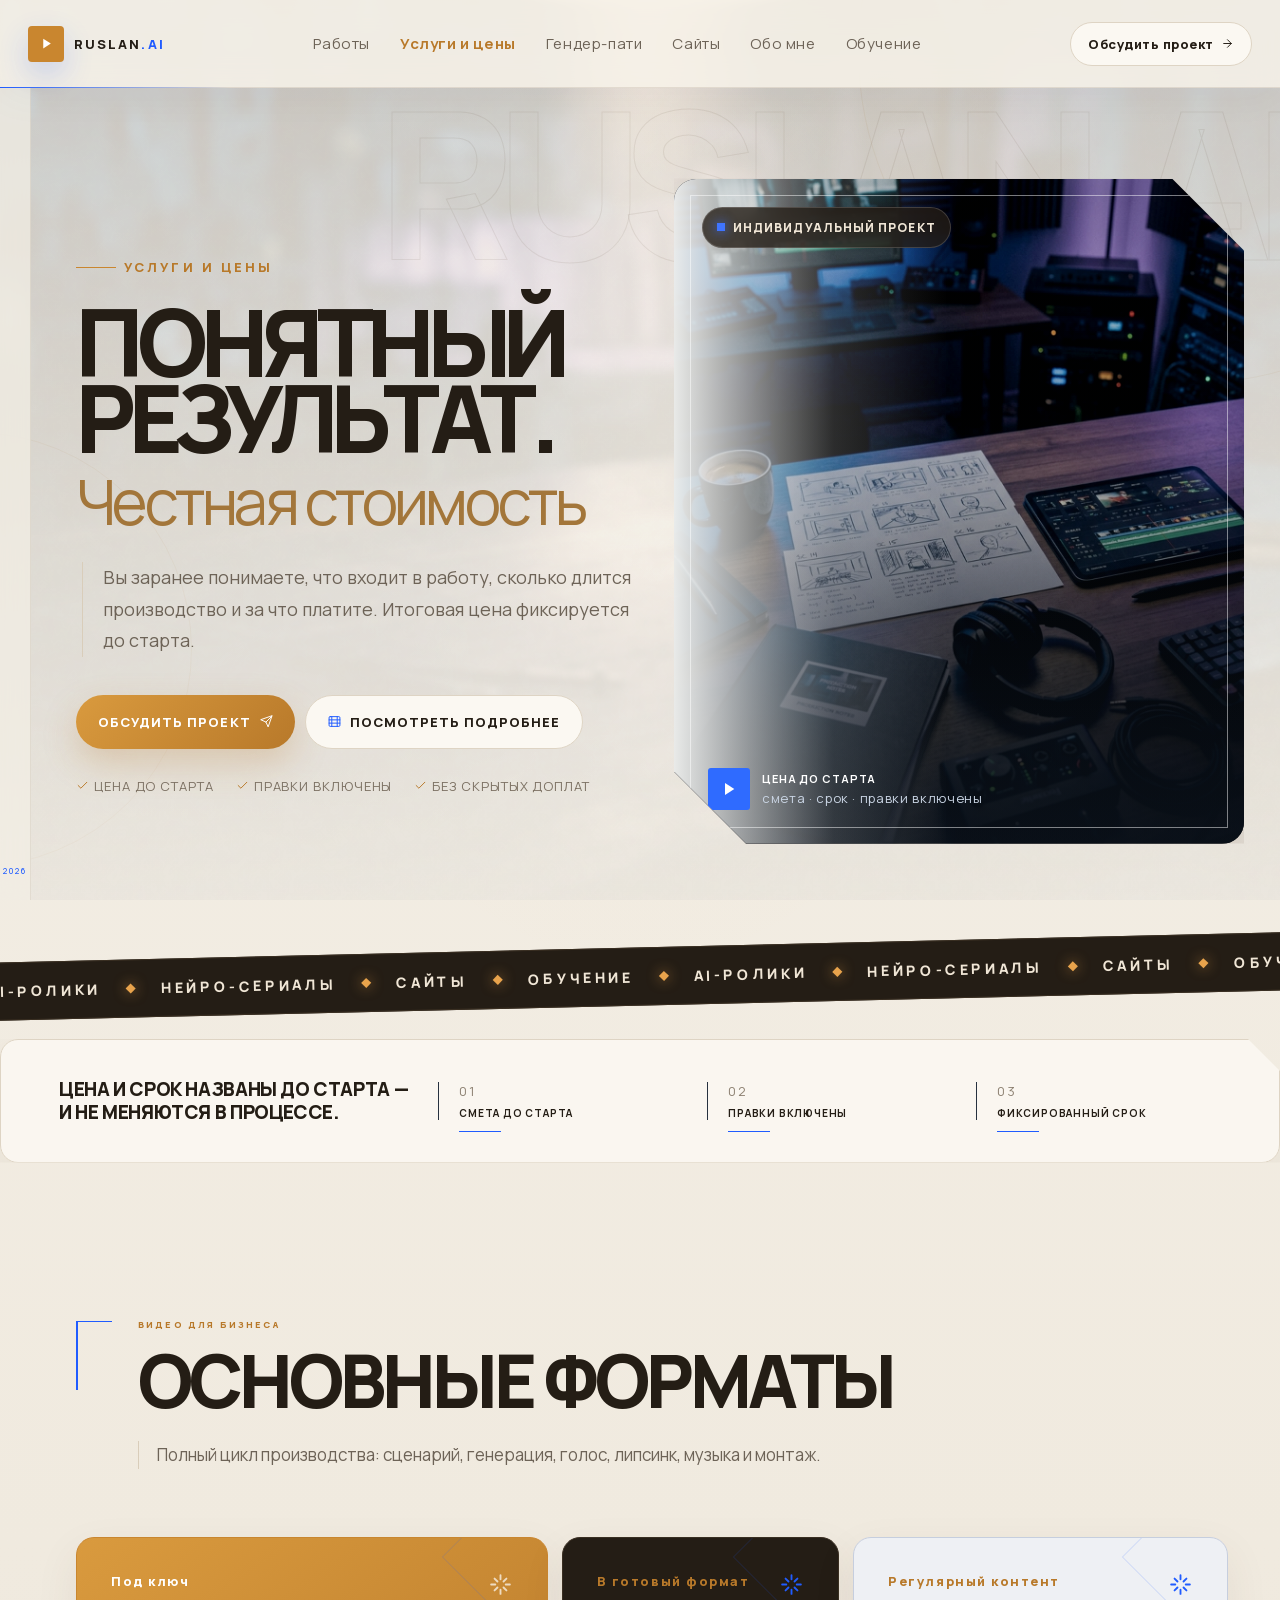
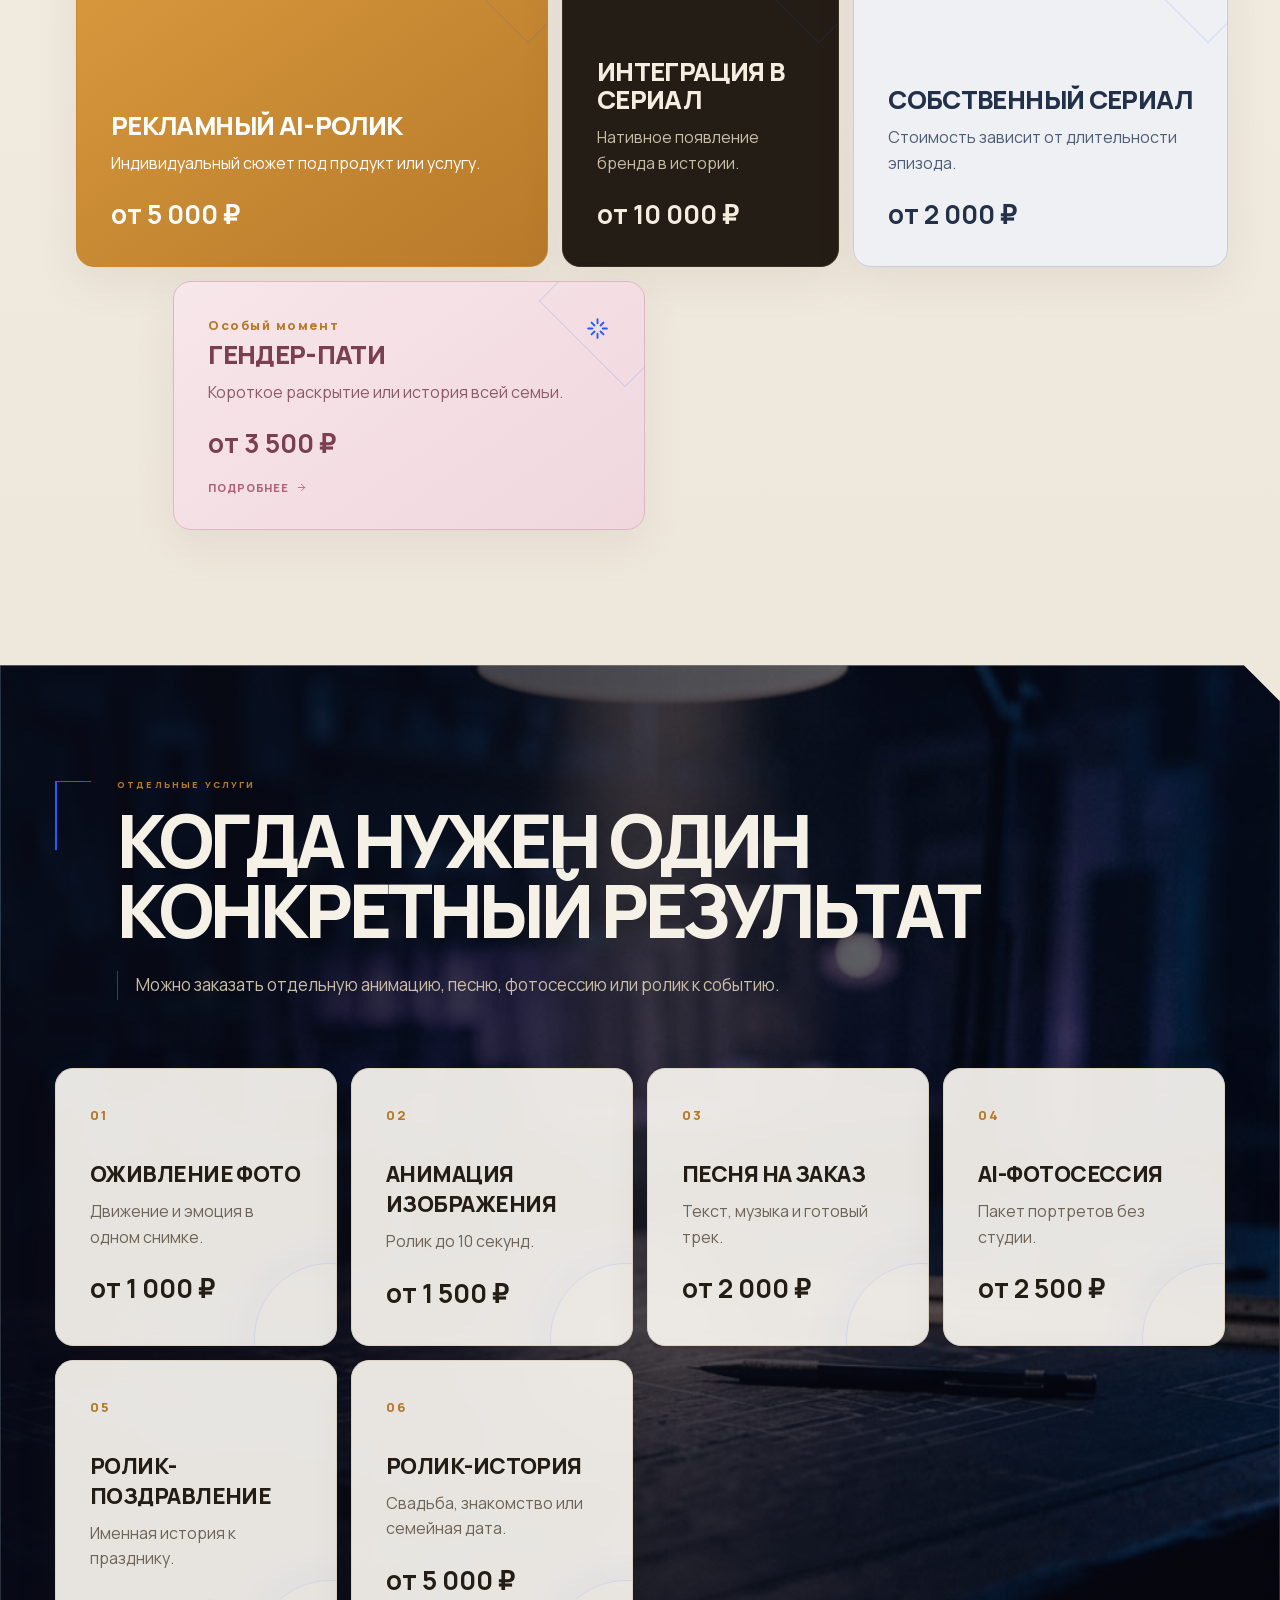
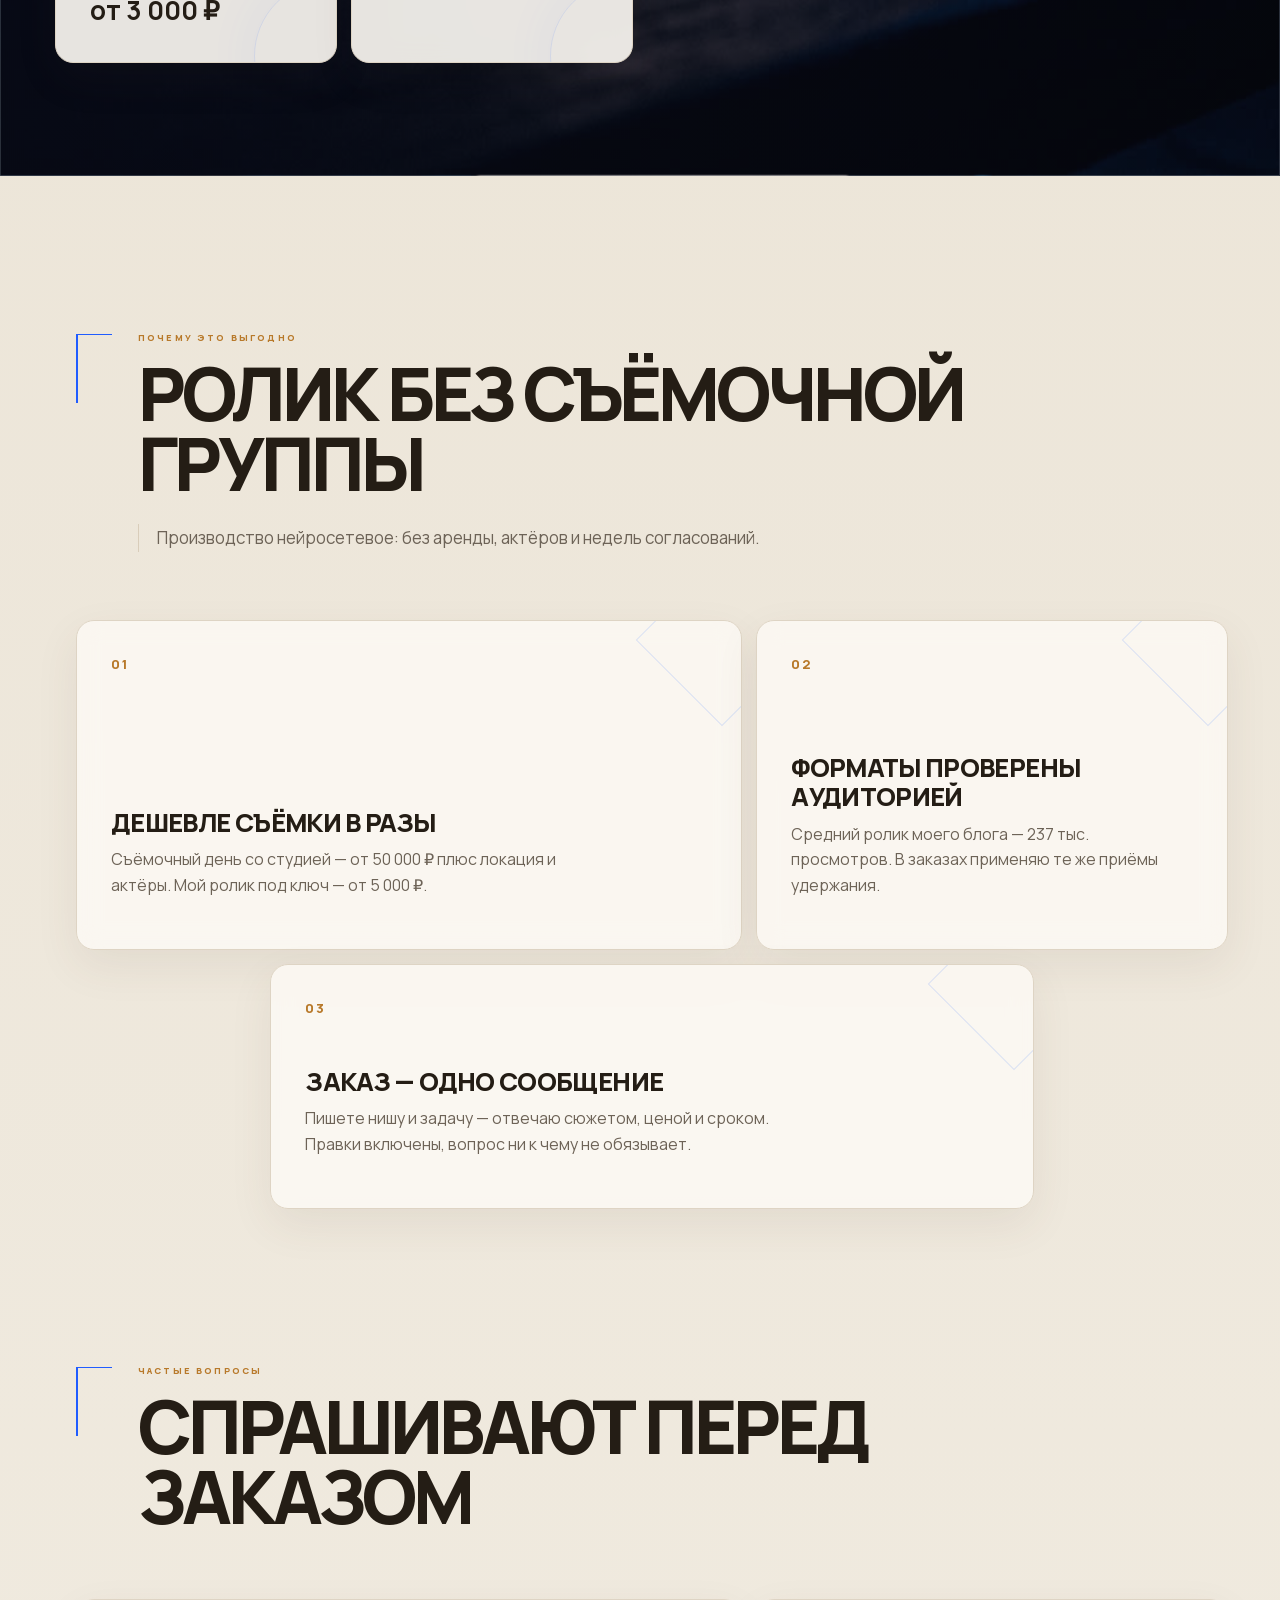
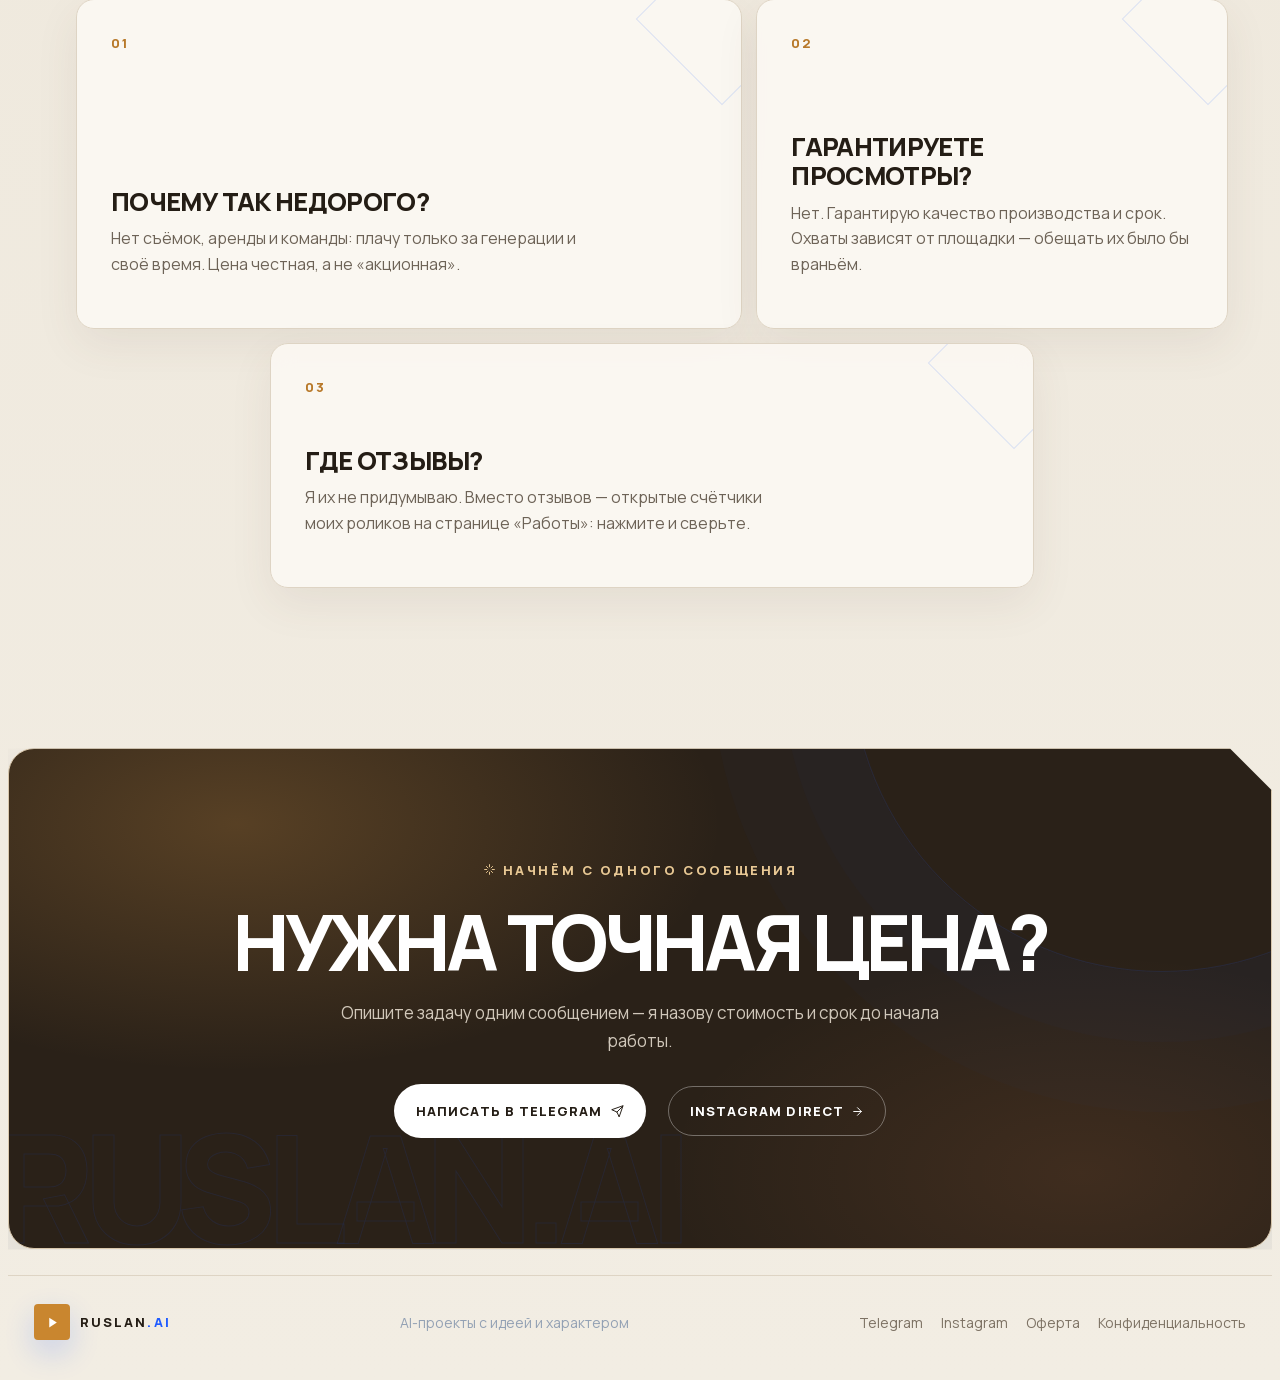
<file: price.html>
<!doctype html>
<html lang="ru">
<head>
<meta charset="utf-8">
<title>Услуги и цены — RUSLAN.AI</title>
<meta name="viewport" content="width=device-width, initial-scale=1">
<meta name="description" content="Цены на AI-ролики: под ключ от 5 000 ₽, интеграция от 10 000 ₽, сериал от 2 000 ₽ за эпизод, гендер-пати от 3 500 ₽, отдельные услуги от 1 000 ₽.">
<meta property="og:title" content="Услуги и цены — RUSLAN.AI">
<meta property="og:description" content="Цены на AI-ролики: под ключ от 5 000 ₽, интеграция от 10 000 ₽, сериал от 2 000 ₽ за эпизод, гендер-пати от 3 500 ₽, отдельные услуги от 1 000 ₽.">
<meta property="og:image" content="https://ruslan-ai-blog.ru/og.jpg">
<meta property="og:type" content="website">
<meta name="twitter:card" content="summary_large_image">
<link rel="icon" href="data:image/svg+xml,%3Csvg xmlns=%22http://www.w3.org/2000/svg%22 viewBox=%220 0 100 100%22%3E%3Crect width=%22100%22 height=%22100%22 rx=%2216%22 fill=%22%23121820%22/%3E%3Cpolygon points=%2238,28 76,50 38,72%22 fill=%22%23205cff%22/%3E%3C/svg%3E">
<link rel="stylesheet" href="style.css">
</head>
<body>
<div class="motion-background" id="motion" aria-hidden="true">
  <div class="motion-grid"></div><div class="motion-beam"></div><div class="motion-ribbon"></div>
  <div class="motion-orbit motion-orbit-one"></div><div class="motion-orbit motion-orbit-two"></div>
  <div class="motion-cursor"></div><div class="motion-noise"></div>
</div>
<canvas class="motion-trail" id="trail" aria-hidden="true"></canvas>

<div class="live-bg" aria-hidden="true">
  <video src="live-bg-price.mp4" poster="underlay-4-v3.jpg" autoplay muted loop playsinline preload="metadata"></video>
</div>

<main class="site-shell page-price">
  <aside class="edge-rail" aria-hidden="true"><span>RUSLAN.AI / DIGITAL PRODUCTION</span><b>2026</b></aside>
  <header class="global-header">
    <a class="brand" href="index.html"><span class="brand-mark"><svg viewBox="0 0 24 24" fill="currentColor" stroke="none" aria-hidden="true"><polygon points="6 3 20 12 6 21 6 3"/></svg></span><span>RUSLAN<span>.AI</span></span></a>
    <nav id="nav"><a class="" href="works.html">Работы</a><a class="active" href="price.html">Услуги и цены</a><a class="" href="gender.html">Гендер-пати</a><a class="" href="sites.html">Сайты</a><a class="" href="about.html">Обо мне</a><a class="" href="learn.html">Обучение</a></nav>
    <a class="header-button" href="https://t.me/ruslan_ai_creator?text=%D0%9F%D1%80%D0%B8%D0%B2%D0%B5%D1%82%21%20%D0%A5%D0%BE%D1%87%D1%83%20%D1%83%D0%B7%D0%BD%D0%B0%D1%82%D1%8C%20%D1%82%D0%BE%D1%87%D0%BD%D1%83%D1%8E%20%D1%86%D0%B5%D0%BD%D1%83.%20%D0%9C%D0%BE%D1%8F%20%D0%B7%D0%B0%D0%B4%D0%B0%D1%87%D0%B0%3A%20">Обсудить проект <svg viewBox="0 0 24 24" fill="none" stroke="currentColor" stroke-width="1.8" stroke-linecap="round" stroke-linejoin="round" aria-hidden="true"><path d="M5 12h14"/><path d="m12 5 7 7-7 7"/></svg></a>
    <button class="menu-button" id="burger" aria-label="Меню"><svg viewBox="0 0 24 24" fill="none" stroke="currentColor" stroke-width="1.8" stroke-linecap="round" stroke-linejoin="round" aria-hidden="true"><path d="M4 6h16M4 12h16M4 18h16"/></svg></button>
  </header>

  <section class="page-hero">
    <span class="hero-ghost" aria-hidden="true">RUSLAN.AI</span>
    <div class="page-hero-copy">
      <div class="eyebrow"><svg viewBox="0 0 24 24" fill="none" stroke="currentColor" stroke-width="1.8" stroke-linecap="round" stroke-linejoin="round" aria-hidden="true"><path d="M12 3v4M12 17v4M3 12h4M17 12h4"/><path d="m6.3 6.3 2.8 2.8M14.9 14.9l2.8 2.8M17.7 6.3l-2.8 2.8M9.1 14.9l-2.8 2.8"/></svg> Услуги и цены</div>
      <h1>Понятный результат. <em>Честная стоимость</em></h1>
      <p>Вы заранее понимаете, что входит в работу, сколько длится производство и за что платите. Итоговая цена фиксируется до старта.</p>
      <div class="hero-actions">
        <a class="button primary" href="https://t.me/ruslan_ai_creator?text=%D0%9F%D1%80%D0%B8%D0%B2%D0%B5%D1%82%21%20%D0%A5%D0%BE%D1%87%D1%83%20%D1%83%D0%B7%D0%BD%D0%B0%D1%82%D1%8C%20%D1%82%D0%BE%D1%87%D0%BD%D1%83%D1%8E%20%D1%86%D0%B5%D0%BD%D1%83.%20%D0%9C%D0%BE%D1%8F%20%D0%B7%D0%B0%D0%B4%D0%B0%D1%87%D0%B0%3A%20">Обсудить проект <svg viewBox="0 0 24 24" fill="none" stroke="currentColor" stroke-width="1.8" stroke-linecap="round" stroke-linejoin="round" aria-hidden="true"><path d="m22 2-7 20-4-9-9-4Z"/><path d="M22 2 11 13"/></svg></a>
        <a class="button secondary" href="#details"><svg viewBox="0 0 24 24" fill="none" stroke="currentColor" stroke-width="1.8" stroke-linecap="round" stroke-linejoin="round" aria-hidden="true"><rect x="2" y="3" width="20" height="18" rx="2"/><path d="M7 3v18M17 3v18M2 9h20M2 15h20"/></svg> Посмотреть подробнее</a>
      </div>
      <div class="facts"><span><svg viewBox="0 0 24 24" fill="none" stroke="currentColor" stroke-width="1.8" stroke-linecap="round" stroke-linejoin="round" aria-hidden="true"><path d="M20 6 9 17l-5-5"/></svg> Цена до старта</span><span><svg viewBox="0 0 24 24" fill="none" stroke="currentColor" stroke-width="1.8" stroke-linecap="round" stroke-linejoin="round" aria-hidden="true"><path d="M20 6 9 17l-5-5"/></svg> Правки включены</span><span><svg viewBox="0 0 24 24" fill="none" stroke="currentColor" stroke-width="1.8" stroke-linecap="round" stroke-linejoin="round" aria-hidden="true"><path d="M20 6 9 17l-5-5"/></svg> Без скрытых доплат</span></div>
    </div>
    <div class="hero-stage">
      <div class="page-hero-media media-price">
        <img src="hero-price-v3.jpg" alt="Стол продюсера: раскадровка и монтаж">
        <div class="media-shade"></div>
        <span class="media-badge"><span></span> Индивидуальный проект</span>
        <div class="media-caption"><span class="play-disc"><svg viewBox="0 0 24 24" fill="currentColor" stroke="none" aria-hidden="true"><polygon points="6 3 20 12 6 21 6 3"/></svg></span><span><b>Цена до старта</b><small>смета · срок · правки включены</small></span></div>
      </div>
    </div>
  </section>

  <section class="kinetic-strip" aria-label="Направления работы"><div><span>AI-РОЛИКИ</span><i></i><span>НЕЙРО-СЕРИАЛЫ</span><i></i><span>САЙТЫ</span><i></i><span>ОБУЧЕНИЕ</span><i></i><span>AI-РОЛИКИ</span><i></i><span>НЕЙРО-СЕРИАЛЫ</span><i></i><span>САЙТЫ</span><i></i><span>ОБУЧЕНИЕ</span><i></i></div></section>

  <section class="value-band">
    <p>Цена и срок названы до старта — и не меняются в процессе.</p>
    <span>01 <b>Смета до старта</b></span><span>02 <b>Правки включены</b></span><span>03 <b>Фиксированный срок</b></span>
  </section>

  <section class="content-section motion-reveal" id="details">
    <div class="section-head"><span>Видео для бизнеса</span><h2>Основные форматы</h2><p>Полный цикл производства: сценарий, генерация, голос, липсинк, музыка и монтаж.</p></div>
    <div class="cards-grid cards-4"><article class="service-card tone-violet"><div class="card-index"><span>Под ключ</span><svg viewBox="0 0 24 24" fill="none" stroke="currentColor" stroke-width="1.8" stroke-linecap="round" stroke-linejoin="round" aria-hidden="true"><path d="M12 3v4M12 17v4M3 12h4M17 12h4"/><path d="m6.3 6.3 2.8 2.8M14.9 14.9l2.8 2.8M17.7 6.3l-2.8 2.8M9.1 14.9l-2.8 2.8"/></svg></div><div class="card-body"><h3>Рекламный AI-ролик</h3><p>Индивидуальный сюжет под продукт или услугу.</p><strong>от 5 000 ₽</strong></div></article><article class="service-card tone-dark"><div class="card-index"><span>В готовый формат</span><svg viewBox="0 0 24 24" fill="none" stroke="currentColor" stroke-width="1.8" stroke-linecap="round" stroke-linejoin="round" aria-hidden="true"><path d="M12 3v4M12 17v4M3 12h4M17 12h4"/><path d="m6.3 6.3 2.8 2.8M14.9 14.9l2.8 2.8M17.7 6.3l-2.8 2.8M9.1 14.9l-2.8 2.8"/></svg></div><div class="card-body"><h3>Интеграция в сериал</h3><p>Нативное появление бренда в истории.</p><strong>от 10 000 ₽</strong></div></article><article class="service-card tone-blue"><div class="card-index"><span>Регулярный контент</span><svg viewBox="0 0 24 24" fill="none" stroke="currentColor" stroke-width="1.8" stroke-linecap="round" stroke-linejoin="round" aria-hidden="true"><path d="M12 3v4M12 17v4M3 12h4M17 12h4"/><path d="m6.3 6.3 2.8 2.8M14.9 14.9l2.8 2.8M17.7 6.3l-2.8 2.8M9.1 14.9l-2.8 2.8"/></svg></div><div class="card-body"><h3>Собственный сериал</h3><p>Стоимость зависит от длительности эпизода.</p><strong>от 2 000 ₽</strong></div></article><article class="service-card tone-pink"><div class="card-index"><span>Особый момент</span><svg viewBox="0 0 24 24" fill="none" stroke="currentColor" stroke-width="1.8" stroke-linecap="round" stroke-linejoin="round" aria-hidden="true"><path d="M12 3v4M12 17v4M3 12h4M17 12h4"/><path d="m6.3 6.3 2.8 2.8M14.9 14.9l2.8 2.8M17.7 6.3l-2.8 2.8M9.1 14.9l-2.8 2.8"/></svg></div><div class="card-body"><h3>Гендер-пати</h3><p>Короткое раскрытие или история всей семьи.</p><strong>от 3 500 ₽</strong><a href="gender.html">Подробнее <svg viewBox="0 0 24 24" fill="none" stroke="currentColor" stroke-width="1.8" stroke-linecap="round" stroke-linejoin="round" aria-hidden="true"><path d="M5 12h14"/><path d="m12 5 7 7-7 7"/></svg></a></div></article></div>
  </section>

  <section class="content-section second-section motion-reveal">
    <div class="section-head"><span>Отдельные услуги</span><h2>Когда нужен один конкретный результат</h2><p>Можно заказать отдельную анимацию, песню, фотосессию или ролик к событию.</p></div>
    <div class="detail-grid detail-4"><article class="detail-card"><span class="detail-number">01</span><h3>Оживление фото</h3><p>Движение и эмоция в одном снимке.</p><strong>от 1 000 ₽</strong></article><article class="detail-card"><span class="detail-number">02</span><h3>Анимация изображения</h3><p>Ролик до 10 секунд.</p><strong>от 1 500 ₽</strong></article><article class="detail-card"><span class="detail-number">03</span><h3>Песня на заказ</h3><p>Текст, музыка и готовый трек.</p><strong>от 2 000 ₽</strong></article><article class="detail-card"><span class="detail-number">04</span><h3>AI-фотосессия</h3><p>Пакет портретов без студии.</p><strong>от 2 500 ₽</strong></article><article class="detail-card"><span class="detail-number">05</span><h3>Ролик-поздравление</h3><p>Именная история к празднику.</p><strong>от 3 000 ₽</strong></article><article class="detail-card"><span class="detail-number">06</span><h3>Ролик-история</h3><p>Свадьба, знакомство или семейная дата.</p><strong>от 5 000 ₽</strong></article></div>
  </section>

  

  <section class="content-section motion-reveal">
    <div class="section-head"><span>Почему это выгодно</span><h2>Ролик без съёмочной группы</h2><p>Производство нейросетевое: без аренды, актёров и недель согласований.</p></div>
    <div class="cards-grid cards-3"><article class="service-card"><div class="card-index"><span>01</span></div><div class="card-body"><h3>Дешевле съёмки в разы</h3><p>Съёмочный день со студией — от 50 000 ₽ плюс локация и актёры. Мой ролик под ключ — от 5 000 ₽.</p></div></article><article class="service-card"><div class="card-index"><span>02</span></div><div class="card-body"><h3>Форматы проверены аудиторией</h3><p>Средний ролик моего блога — 237 тыс. просмотров. В заказах применяю те же приёмы удержания.</p></div></article><article class="service-card"><div class="card-index"><span>03</span></div><div class="card-body"><h3>Заказ — одно сообщение</h3><p>Пишете нишу и задачу — отвечаю сюжетом, ценой и сроком. Правки включены, вопрос ни к чему не обязывает.</p></div></article></div>
  </section>

  <section class="content-section motion-reveal">
    <div class="section-head"><span>Частые вопросы</span><h2>Спрашивают перед заказом</h2></div>
    <div class="cards-grid cards-3"><article class="service-card"><div class="card-index"><span>01</span></div><div class="card-body"><h3>Почему так недорого?</h3><p>Нет съёмок, аренды и команды: плачу только за генерации и своё время. Цена честная, а не «акционная».</p></div></article><article class="service-card"><div class="card-index"><span>02</span></div><div class="card-body"><h3>Гарантируете просмотры?</h3><p>Нет. Гарантирую качество производства и срок. Охваты зависят от площадки — обещать их было бы враньём.</p></div></article><article class="service-card"><div class="card-index"><span>03</span></div><div class="card-body"><h3>Где отзывы?</h3><p>Я их не придумываю. Вместо отзывов — открытые счётчики моих роликов на странице «Работы»: нажмите и сверьте.</p></div></article></div>
  </section>

  <section class="final-cta motion-reveal">
    <span><svg viewBox="0 0 24 24" fill="none" stroke="currentColor" stroke-width="1.8" stroke-linecap="round" stroke-linejoin="round" aria-hidden="true"><path d="M12 3v4M12 17v4M3 12h4M17 12h4"/><path d="m6.3 6.3 2.8 2.8M14.9 14.9l2.8 2.8M17.7 6.3l-2.8 2.8M9.1 14.9l-2.8 2.8"/></svg> Начнём с одного сообщения</span><h2>Нужна точная цена?</h2><p>Опишите задачу одним сообщением — я назову стоимость и срок до начала работы.</p>
    <div><a class="button light" href="https://t.me/ruslan_ai_creator?text=%D0%9F%D1%80%D0%B8%D0%B2%D0%B5%D1%82%21%20%D0%A5%D0%BE%D1%87%D1%83%20%D1%83%D0%B7%D0%BD%D0%B0%D1%82%D1%8C%20%D1%82%D0%BE%D1%87%D0%BD%D1%83%D1%8E%20%D1%86%D0%B5%D0%BD%D1%83.%20%D0%9C%D0%BE%D1%8F%20%D0%B7%D0%B0%D0%B4%D0%B0%D1%87%D0%B0%3A%20">Написать в Telegram <svg viewBox="0 0 24 24" fill="none" stroke="currentColor" stroke-width="1.8" stroke-linecap="round" stroke-linejoin="round" aria-hidden="true"><path d="m22 2-7 20-4-9-9-4Z"/><path d="M22 2 11 13"/></svg></a><a href="https://ig.me/m/ruslan.ai.blog">Instagram Direct <svg viewBox="0 0 24 24" fill="none" stroke="currentColor" stroke-width="1.8" stroke-linecap="round" stroke-linejoin="round" aria-hidden="true"><path d="M5 12h14"/><path d="m12 5 7 7-7 7"/></svg></a></div>
  </section>

  <footer>
    <a class="brand" href="index.html"><span class="brand-mark"><svg viewBox="0 0 24 24" fill="currentColor" stroke="none" aria-hidden="true"><polygon points="6 3 20 12 6 21 6 3"/></svg></span><span>RUSLAN<span>.AI</span></span></a>
    <p>AI-проекты с идеей и характером</p>
    <div><a href="https://t.me/ruslan_ai_creator">Telegram</a><a href="https://instagram.com/ruslan.ai.blog">Instagram</a><a href="oferta.html">Оферта</a><a href="privacy.html">Конфиденциальность</a></div>
  </footer>
</main>

<script>
  (() => {
    const m = document.getElementById('motion');
    if (m && !matchMedia('(prefers-reduced-motion: reduce)').matches && matchMedia('(pointer: fine)').matches) {
      let f = 0;
      addEventListener('pointermove', e => {
        cancelAnimationFrame(f);
        f = requestAnimationFrame(() => {
          m.style.setProperty('--cursor-x', e.clientX + 'px');
          m.style.setProperty('--cursor-y', e.clientY + 'px');
        });
      }, {passive: true});
    }

    const reveal = document.querySelectorAll('.motion-reveal');
    const showAll = () => reveal.forEach(s => { s.classList.add('is-visible'); s.classList.remove('pending'); });
    setTimeout(showAll, 2500);
    if (reveal.length && 'IntersectionObserver' in window) {
      reveal.forEach(s => s.classList.add('pending'));
      const io = new IntersectionObserver(es => es.forEach(e => {
        if (!e.isIntersecting) return;
        e.target.classList.add('is-visible');
        e.target.classList.remove('pending');
        [...e.target.querySelectorAll('.service-card,.detail-card')].forEach((c, i) =>
          c.style.setProperty('--reveal-delay', (i * 90) + 'ms'));
        io.unobserve(e.target);
      }), {rootMargin: '0px 0px -12% 0px'});
      reveal.forEach(s => io.observe(s));
    } else reveal.forEach(s => s.classList.add('is-visible'));

    const cv = document.getElementById('trail');
    if (cv && matchMedia('(pointer: fine)').matches && !matchMedia('(prefers-reduced-motion: reduce)').matches) {
      const ctx = cv.getContext('2d'); const pts = []; let raf = 0;
      const size = () => { cv.width = innerWidth; cv.height = innerHeight; };
      size(); addEventListener('resize', size, {passive: true});
      addEventListener('pointermove', e => {
        pts.push({x: e.clientX, y: e.clientY, t: performance.now()});
        if (pts.length > 26) pts.shift();
        if (!raf) raf = requestAnimationFrame(draw);
      }, {passive: true});
      function draw(now) {
        ctx.clearRect(0, 0, cv.width, cv.height);
        while (pts.length && now - pts[0].t > 520) pts.shift();
        for (let i = 1; i < pts.length; i++) {
          const a = 1 - (now - pts[i].t) / 520;
          ctx.strokeStyle = 'rgba(32,92,255,' + (a * 0.16).toFixed(3) + ')';
          ctx.lineWidth = 14 * a; ctx.lineCap = 'round';
          ctx.beginPath(); ctx.moveTo(pts[i-1].x, pts[i-1].y); ctx.lineTo(pts[i].x, pts[i].y); ctx.stroke();
        }
        raf = pts.length ? requestAnimationFrame(draw) : 0;
      }
    }

    const strip = document.querySelector('.page-works .cards-grid');
    if (strip) {
      let down = false, sx = 0, sl = 0;
      strip.addEventListener('pointerdown', e => {
        down = true; sx = e.clientX; sl = strip.scrollLeft; strip.classList.add('is-dragging');
        try { strip.setPointerCapture(e.pointerId); } catch (_) {}
      });
      strip.addEventListener('pointermove', e => { if (down) strip.scrollLeft = sl - (e.clientX - sx); });
      const up = () => { down = false; strip.classList.remove('is-dragging'); };
      strip.addEventListener('pointerup', up); strip.addEventListener('pointercancel', up);
    }
    const b = document.getElementById('burger'), nav = document.getElementById('nav');
    if (b && nav) b.addEventListener('click', () => nav.classList.toggle('open'));
  })();
</script>
</body>
</html>
</file>
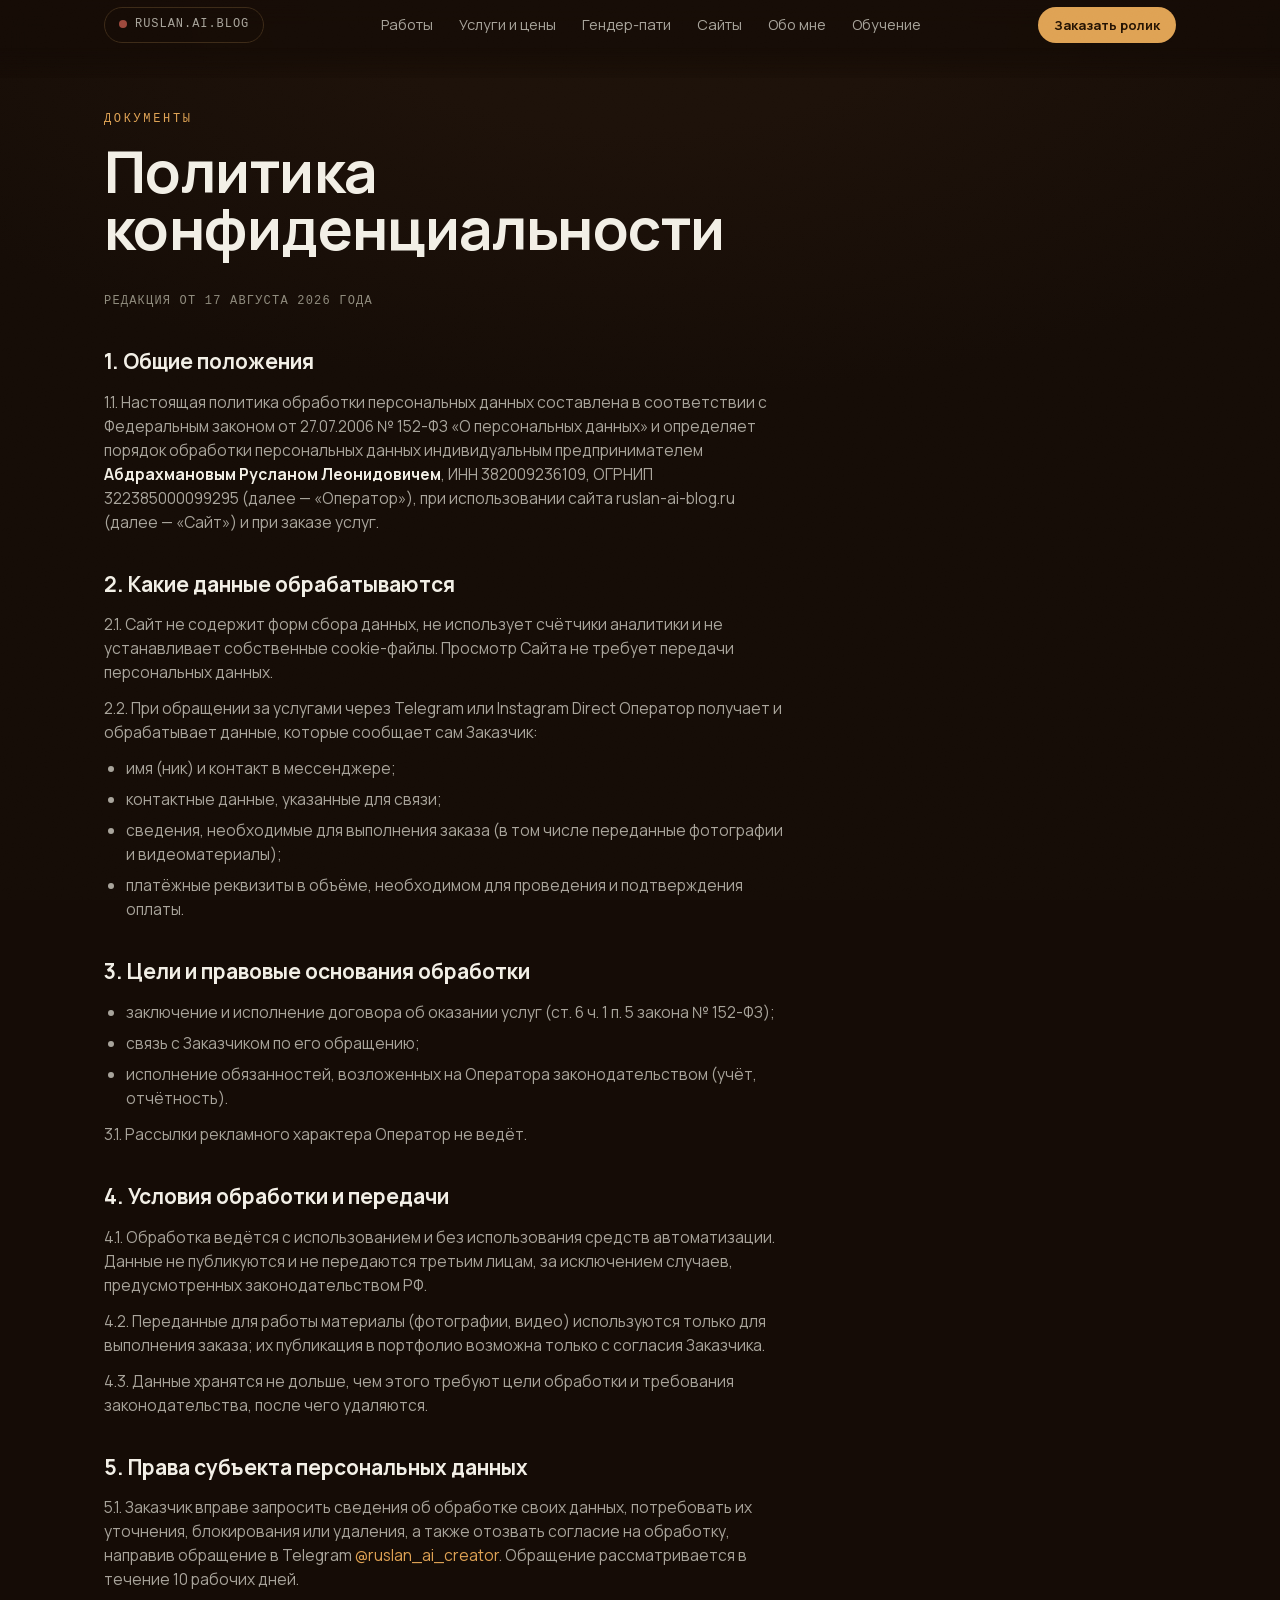
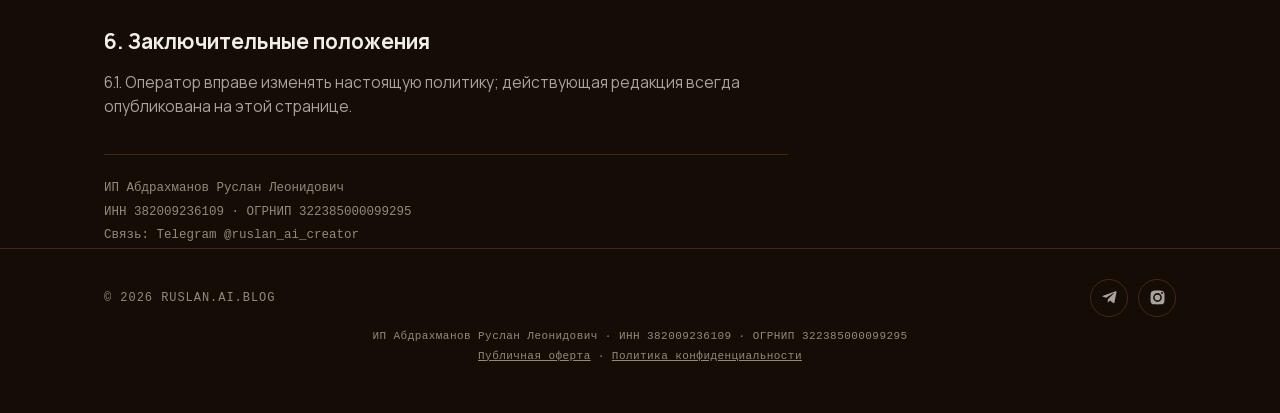
<file: privacy.html>
<!doctype html>
<html lang="ru">
<meta charset="utf-8">
<link rel="icon" href="data:image/svg+xml,%3Csvg xmlns=%22http://www.w3.org/2000/svg%22 viewBox=%220 0 100 100%22%3E%3Crect width=%22100%22 height=%22100%22 rx=%2222%22 fill=%22%23150c06%22/%3E%3Cpolygon points=%2238,28 76,50 38,72%22 fill=%22%23f0b243%22/%3E%3C/svg%3E">
<title>Политика конфиденциальности — ruslan.ai.blog</title>
<meta name="viewport" content="width=device-width, initial-scale=1">
<meta name="robots" content="noindex, follow">
<style>
  /* ── Единственная тема: кинозал. Все цвета заданы явно. ── */
  :root{
    --ground:#150c06;        /* зал, свет погашен */
    --surface:#211408;
    --surface-2:#2a1a0d;
    --line:#3d2b18;
    --ink:#f2efe6;           /* тёплый экранный белый */
    --ink-dim:#A8A49B;
    --ink-faint:#8f8b7d;
    --gold:#DFA254;          /* луч проектора */
    --gold-deep:#b8813e;
    --terra:#9E493D;
    --rec:#9E493D;           /* точка записи */
    --mono:"SF Mono","Menlo","Consolas",monospace;
    --display:"Manrope","Helvetica Neue",sans-serif;
    --serif:"Cormorant Garamond",Georgia,serif;
  }
  *{margin:0;padding:0;box-sizing:border-box}
  html{scroll-behavior:smooth}
  body{
    background:radial-gradient(120% 80% at 50% 0%,rgba(223,162,84,.04) 0%,#1d1109 18%,#150c06 55%) fixed,#150c06;
    color:var(--ink);
    font-family:var(--display);
    font-size:17px;line-height:1.55;
    -webkit-font-smoothing:antialiased;
    overflow-x:hidden;
  }
  /* зерно плёнки поверх всего */
  body::after{
    content:"";position:fixed;inset:0;pointer-events:none;z-index:9999;opacity:.045;mix-blend-mode:overlay;
    background-image:url("data:image/svg+xml,%3Csvg xmlns='http://www.w3.org/2000/svg' width='180' height='180'%3E%3Cfilter id='n'%3E%3CfeTurbulence type='fractalNoise' baseFrequency='0.8' numOctaves='2' stitchTiles='stitch'/%3E%3CfeColorMatrix type='saturate' values='0'/%3E%3C/filter%3E%3Crect width='180' height='180' filter='url(%23n)'/%3E%3C/svg%3E");background-size:180px;
  }
  a{color:inherit}
  .wrap{max-width:1120px;margin:0 auto;padding:0 24px}

  /* ── верхняя строка: как плашка эфира ── */
  .topbar{
    display:flex;justify-content:space-between;align-items:center;
    padding:18px 0;font-family:var(--mono);font-size:12px;letter-spacing:.08em;
    color:var(--ink-dim);
  }
  .rec{display:inline-flex;align-items:center;gap:8px}
  .rec i{width:8px;height:8px;border-radius:50%;background:var(--rec);display:inline-block;animation:blink 1.6s steps(1) infinite}
  @keyframes blink{50%{opacity:.15}}
  .topbar a{text-decoration:none;border:1px solid var(--line);padding:7px 14px;border-radius:999px;transition:border-color .2s,color .2s}
  .topbar a:hover,.topbar a:focus-visible{border-color:var(--gold);color:var(--gold)}

  /* ── герой ── */
  .hero{padding:64px 0 40px;position:relative}
  /* луч проектора */
  .hero::before{
    content:"";position:absolute;top:-220px;left:50%;transform:translateX(-50%);
    width:900px;height:620px;pointer-events:none;
    background:radial-gradient(ellipse at 50% 0%,rgba(223,162,84,.16),rgba(223,162,84,.04) 45%,transparent 70%);
  }
  .eyebrow{
    font-family:var(--mono);font-size:12px;letter-spacing:.22em;text-transform:uppercase;
    color:var(--gold);margin-bottom:22px;
  }
  h1{
    font-size:clamp(40px,7.2vw,84px);line-height:.98;letter-spacing:-.015em;
    font-weight:700;text-wrap:balance;max-width:18ch;
  }
  h1 .g{color:var(--gold);font-family:var(--serif);font-style:italic;font-weight:600;letter-spacing:0}
  .hero p.lede{margin:28px 0 0;max-width:56ch;font-size:clamp(17px,2vw,20px);color:var(--ink-dim)}
  .hero p.lede b{color:var(--ink);font-weight:600}
  /* автор: ава из инсты + подпись */
  .author{display:flex;align-items:center;gap:16px;margin-top:30px}
  .author img{width:76px;height:76px;border-radius:50%;border:2px solid var(--gold);box-shadow:0 0 26px rgba(223,162,84,.3);display:block}
  .author b{display:block;font-size:18px;font-weight:800}
  .author span{font-family:var(--mono);font-size:12px;letter-spacing:.08em;color:var(--ink-faint)}
  .final .author-solo{width:88px;height:88px;border-radius:50%;border:2px solid var(--gold);box-shadow:0 0 34px rgba(223,162,84,.35);margin:0 auto 24px;display:block;position:relative}
  .cta-row{display:flex;gap:14px;flex-wrap:wrap;margin-top:36px}
  .btn{
    display:inline-flex;align-items:center;gap:10px;text-decoration:none;
    font-weight:700;font-size:16px;padding:17px 30px;border-radius:999px;
    transition:transform .15s,box-shadow .2s,border-color .2s;
  }
  .btn:focus-visible{outline:2px solid var(--gold);outline-offset:3px}
  .btn-gold{background:linear-gradient(135deg,#f0cd92,var(--gold) 55%,#cf9040);color:#241303;box-shadow:0 6px 30px rgba(223,162,84,.28)}
  .btn-gold:hover{transform:translateY(-2px);box-shadow:0 10px 40px rgba(223,162,84,.4)}
  .btn-ghost{border:1px solid var(--line);color:var(--ink)}
  .btn-ghost:hover{border-color:var(--gold);color:var(--gold)}

  /* цифры как титры */
  .stats{display:grid;grid-template-columns:repeat(4,1fr);gap:1px;background:var(--line);border:1px solid var(--line);border-radius:16px;overflow:hidden;margin:56px 0 0}
  .stat{background:var(--surface);padding:26px 24px}
  .stat b{display:block;font-size:clamp(30px,4vw,46px);font-weight:800;letter-spacing:-.02em;font-variant-numeric:tabular-nums}
  .stat b em{font-style:normal;color:var(--gold)}
  .stat span{font-family:var(--mono);font-size:12px;letter-spacing:.1em;text-transform:uppercase;color:var(--ink-faint)}

  /* ── секции ── */
  section{padding:84px 0 0}
  .sec-head{display:flex;align-items:baseline;justify-content:space-between;gap:16px;margin-bottom:30px;flex-wrap:wrap}
  h2{font-size:clamp(26px,3.6vw,40px);font-weight:700;letter-spacing:-.01em}
  .sec-head .tag{font-family:var(--mono);font-size:12px;letter-spacing:.14em;color:var(--ink-faint);text-transform:uppercase}

  /* ── афиши сериалов ── */
  .shelf{display:grid;grid-template-columns:repeat(4,1fr);gap:18px}
  .poster{
    aspect-ratio:9/16;border-radius:18px;overflow:hidden;position:relative;
    display:flex;flex-direction:column;justify-content:flex-end;
    text-decoration:none;border:1px solid var(--line);
    transition:transform .25s,box-shadow .25s;
  }
  .poster:hover,.poster:focus-visible{transform:translateY(-6px) scale(1.015);box-shadow:0 18px 50px rgba(0,0,0,.55)}
  .poster .art{position:absolute;inset:0}
  .poster video{position:absolute;inset:0;width:100%;height:100%;object-fit:cover}
  @media (prefers-reduced-motion:reduce){.poster video{display:none}}
  .poster .shade{position:absolute;inset:0;background:linear-gradient(180deg,transparent 40%,rgba(10,6,3,.88) 88%)}
  .poster .views{
    position:absolute;top:12px;left:12px;font-family:var(--mono);font-size:11px;letter-spacing:.06em;
    background:rgba(10,6,3,.72);border:1px solid rgba(255,255,255,.14);border-radius:999px;
    padding:5px 10px;display:flex;align-items:center;gap:6px;color:var(--ink);
  }
  .poster .views i{width:6px;height:6px;border-radius:50%;background:var(--rec);display:inline-block}
  .poster .meta{position:relative;display:block;padding:16px 16px 14px}
  .poster .title{display:block;font-weight:800;font-size:clamp(16px,1.7vw,21px);line-height:1.08;text-transform:uppercase;letter-spacing:.01em;text-wrap:balance}
  .poster .kind{display:block;font-family:var(--mono);font-size:10px;letter-spacing:.16em;text-transform:uppercase;color:rgba(242,239,230,.62);margin-top:8px}
  .poster .bar{position:relative;height:3px;background:rgba(255,255,255,.14)}
  .poster .bar i{position:absolute;inset:0;right:auto;background:var(--gold)}
  /* афишная графика — у каждого сериала свой мир */
  .art-1{background:
    radial-gradient(120% 90% at 80% 12%,#7a1420 0%,transparent 55%),
    radial-gradient(100% 80% at 15% 90%,#2a0509 0%,transparent 60%),
    linear-gradient(165deg,#3d0a12 0%,#12060a 70%)}
  .art-1::after{content:"";position:absolute;left:14%;right:14%;top:34%;height:1px;background:linear-gradient(90deg,transparent,#e4574f,transparent);box-shadow:0 0 24px 4px rgba(228,87,79,.55)}
  .art-2{background:linear-gradient(115deg,#0e2c4e 0 49.7%,#13070d 49.7% 50.3%,#5a2410 50.3% 100%)}
  .art-2::after{content:"";position:absolute;inset:0;background:radial-gradient(70% 45% at 28% 30%,rgba(120,180,255,.28),transparent 65%),radial-gradient(70% 45% at 74% 68%,rgba(240,140,60,.3),transparent 65%)}
  .art-3{background:
    radial-gradient(90% 60% at 50% 20%,rgba(223,162,84,.5),transparent 60%),
    linear-gradient(180deg,#1c1408 0%,#0d0a05 100%)}
  .art-3::after{content:"";position:absolute;left:50%;top:16%;width:120px;height:120px;transform:translateX(-50%);border-radius:50%;background:radial-gradient(circle at 38% 32%,#ffe9b8,#DFA254 55%,#8a5a10);filter:blur(1px);box-shadow:0 0 70px 20px rgba(223,162,84,.4)}
  .art-4{background:
    radial-gradient(110% 80% at 20% 15%,#5b1d5e 0%,transparent 60%),
    radial-gradient(110% 80% at 85% 85%,#28356e 0%,transparent 60%),
    linear-gradient(160deg,#2b0f33,#0e0b1e)}
  .art-4::after{content:"";position:absolute;left:18%;top:26%;width:26px;height:26px;border-radius:50%;border:3px solid rgba(255,160,220,.8);box-shadow:44px 18px 0 -6px rgba(255,160,220,.5),90px -8px 0 -9px rgba(255,160,220,.35)}
  .shelf-note{margin-top:18px;font-family:var(--mono);font-size:12px;color:var(--ink-faint);letter-spacing:.05em}

  /* ── что я делаю ── */
  .services{display:grid;grid-template-columns:repeat(3,1fr);gap:18px}
  .svc{background:var(--surface);border:1px solid var(--line);border-radius:18px;padding:28px 26px;display:flex;flex-direction:column;gap:12px}
  .svc .num{font-family:var(--mono);font-size:12px;color:var(--gold);letter-spacing:.14em}
  .svc h3{font-size:21px;font-weight:700;letter-spacing:.01em}
  .svc p{color:var(--ink-dim);font-size:15.5px}

  /* ── как заказать: киношная хлопушка шагов ── */
  .steps{counter-reset:step;display:grid;grid-template-columns:repeat(3,1fr);gap:1px;background:var(--line);border:1px solid var(--line);border-radius:18px;overflow:hidden}
  .step{background:var(--surface-2);padding:30px 26px}
  .step b{display:block;font-family:var(--mono);font-size:12px;letter-spacing:.14em;color:var(--gold);margin-bottom:14px}
  .step h3{font-size:19px;font-weight:800;margin-bottom:8px}
  .step h3 .kw{background:var(--gold);color:#241303;padding:1px 8px;border-radius:4px;white-space:nowrap}
  .step p{color:var(--ink-dim);font-size:15px}

  /* ── финальный призыв ── */
  .final{margin-top:96px;position:relative;text-align:center;padding:90px 24px 100px;border-top:1px solid var(--line)}
  .final::before{content:"";position:absolute;top:0;left:50%;transform:translateX(-50%);width:760px;height:420px;pointer-events:none;background:radial-gradient(ellipse at 50% 0%,rgba(223,162,84,.14),transparent 70%)}
  .final h2{max-width:22ch;margin:0 auto 18px}
  .final p{color:var(--ink-dim);max-width:52ch;margin:0 auto 34px}

  footer{border-top:1px solid var(--line);padding:30px 0 46px}
  .foot{display:flex;justify-content:space-between;align-items:center;gap:18px;flex-wrap:wrap;font-family:var(--mono);font-size:12px;letter-spacing:.08em;color:var(--ink-faint)}
  .foot a{color:var(--ink-dim);text-decoration:none;border-bottom:1px solid var(--line);padding-bottom:2px}
  .foot a:hover,.foot a:focus-visible{color:var(--gold);border-color:var(--gold)}

  @media (max-width:900px){
    .shelf{grid-template-columns:repeat(2,1fr)}
    .services{grid-template-columns:1fr}
    .steps{grid-template-columns:1fr}
    .stats{grid-template-columns:1fr 1fr}
  }
  @media (prefers-reduced-motion:reduce){
    *,*::before,*::after{animation:none!important;transition:none!important}
    html{scroll-behavior:auto}
  }

  /* обучение */
  .learn{margin-top:84px;position:relative;border:1px solid var(--gold-deep);border-radius:20px;overflow:hidden;background:linear-gradient(135deg,rgba(223,162,84,.10),rgba(223,162,84,.02) 55%),var(--surface)}
  .learn-in{padding:44px 40px;max-width:720px}
  .learn .kicker{font-family:var(--mono);font-size:12px;letter-spacing:.2em;text-transform:uppercase;color:var(--gold);margin-bottom:14px}
  .learn h2{margin-bottom:14px}
  .learn p{color:var(--ink-dim);margin-bottom:18px;max-width:56ch}
  .learn ul{list-style:none;margin:0 0 26px;display:flex;flex-direction:column;gap:10px}
  .learn li{padding-left:26px;position:relative;color:var(--ink-dim)}
  .learn li::before{content:"—";position:absolute;left:0;color:var(--gold)}
  .learn .kw2{background:var(--gold);color:#241303;padding:1px 8px;border-radius:4px;white-space:nowrap;font-weight:700}
  @media (max-width:900px){.learn-in{padding:32px 24px}}

  .herobg{position:absolute;inset:-40px -100vw 0 -100vw;z-index:-1;overflow:hidden}
  .herobg video{width:100vw;height:120%;object-fit:cover;filter:blur(26px) brightness(.30) saturate(1.2);transform:scale(1.15)}
  .herobg::after{content:"";position:absolute;inset:0;background:linear-gradient(180deg,rgba(21,12,6,.2),var(--ground) 92%)}
  .hero{position:relative}

  /* полноэкранная обложка-шоурил */
  .topbar{position:relative;z-index:6}
  .cover{position:relative;left:50%;transform:translateX(-50%);width:100vw;min-height:92vh;min-height:92svh;display:flex;align-items:flex-end;margin-top:-72px;padding:120px max(24px,calc((100vw - 1120px)/2)) 72px}
  .cover .bgs{position:absolute;inset:0;overflow:hidden}
  .cover .bgs video{position:absolute;inset:0;width:100%;height:100%;object-fit:cover;opacity:0;transition:opacity 1.4s ease;filter:brightness(.42) saturate(1.15)}
  .cover .bgs video.on{opacity:1}
  .cover .bgs::before{content:"";position:absolute;inset:0;background:linear-gradient(77deg,rgba(21,12,6,.72) 0%,rgba(21,12,6,.35) 40%,rgba(21,12,6,0) 85%),linear-gradient(to top,rgba(21,12,6,0) 60%,rgba(21,12,6,.45) 100%),radial-gradient(ellipse at center,transparent 45%,rgba(10,6,3,.45) 100%);z-index:1}
  .cover .bgs::after{content:"";position:absolute;left:0;right:0;bottom:0;height:38%;background:var(--scrim-up);z-index:1}
  .cover-in{position:relative;z-index:2;max-width:1120px;width:100%}
  .cover h1{font-size:clamp(44px,7.6vw,92px);text-shadow:0 4px 40px rgba(0,0,0,.5)}
  .cover .lede{color:var(--ink);opacity:.85}
  .chips{display:flex;gap:10px;flex-wrap:wrap;margin:28px 0 32px}
  .chip{font-family:var(--mono);font-size:12.5px;letter-spacing:.04em;padding:9px 15px;border:1px solid rgba(242,239,230,.28);border-radius:999px;background:rgba(10,6,3,.45);-webkit-backdrop-filter:blur(8px);backdrop-filter:blur(8px);color:var(--ink)}
  .chip b{color:var(--gold);font-family:var(--display);font-weight:800}
  .cover .author{margin-top:34px}
  @media (max-width:900px){.cover{min-height:96vh;min-height:96svh;padding-bottom:56px}}

  .topbar{position:sticky;top:0;z-index:50;padding:7px 0}
  .topbar::before{content:"";position:absolute;inset:0 -100vw -28px;background:rgba(21,12,6,.72);-webkit-backdrop-filter:blur(14px) brightness(.92);backdrop-filter:blur(14px) brightness(.92);z-index:-1;-webkit-mask-image:linear-gradient(to bottom,#000 0%,#000 62%,transparent 100%);mask-image:linear-gradient(to bottom,#000 0%,#000 62%,transparent 100%)}
  .tnav{display:flex;gap:26px}
  .topbar .tnav a{border:0;padding:0;border-radius:0;font-family:var(--display);font-size:14.5px;letter-spacing:0;color:var(--ink-dim)}
  .topbar .tnav a:hover,.topbar .tnav a:focus-visible{color:var(--gold)}
  .topbar .tcta{border:0;background:var(--gold);color:#241303;font-family:var(--display);font-weight:700;font-size:13px;letter-spacing:0;padding:8px 16px;border-radius:999px}
  .topbar .tcta:hover{box-shadow:0 4px 22px rgba(223,162,84,.4);color:#241303}
  @media (max-width:820px){.tnav{display:none}}
  /* шесть пунктов на ноутбуке: сжимаем меню, а не прячем — вид страницы не меняется */
  @media (max-width:1150px){.tnav{gap:15px}.topbar .tnav a{font-size:13.5px}.topbar .tcta{padding:7px 12px;font-size:12.5px}}
  /* строка цифр вместо плашек */
  .statline{display:flex;flex-wrap:wrap;margin:30px 0 34px;border-top:1px solid rgba(242,239,230,.16);border-bottom:1px solid rgba(242,239,230,.16)}
  .statline > div{padding:16px 28px 15px 0;margin-right:28px;border-right:1px solid rgba(242,239,230,.12)}
  .statline > div:last-child{border-right:0;margin-right:0}
  .statline b{display:block;font-size:clamp(21px,2.4vw,27px);font-weight:800;letter-spacing:-.01em;font-variant-numeric:tabular-nums}
  .statline b em{font-style:normal;color:var(--gold)}
  .statline span{font-family:var(--mono);font-size:10.5px;letter-spacing:.12em;text-transform:uppercase;color:rgba(242,239,230,.55)}
  @media (max-width:760px){.statline > div{padding:12px 18px 11px 0;margin-right:18px}}
  /* статичная обложка */
  .cover .bgs img{position:absolute;inset:0;width:100%;height:100%;object-fit:cover;object-position:center 40%;filter:brightness(.46) saturate(1.05)}

  /* боли: «знакомо?» */
  .pain{background:var(--surface);border:1px solid var(--line);border-radius:18px;padding:26px 24px;color:var(--ink-dim);font-size:15.5px;position:relative}
  .pain b{display:block;color:var(--ink);font-size:17px;margin-bottom:8px;font-weight:800}
  .pain::before{content:"✕";position:absolute;top:22px;right:22px;color:var(--rec);font-weight:700;opacity:.7}
  /* бонусы */
  .bonus{display:grid;grid-template-columns:repeat(2,1fr);gap:14px}
  .bonus li{list-style:none;background:var(--surface);border:1px solid var(--line);border-radius:16px;padding:18px 20px 18px 48px;position:relative;color:var(--ink-dim);font-size:15.5px}
  .bonus li::before{content:"✓";position:absolute;left:20px;top:17px;color:var(--gold);font-weight:800;font-size:17px}
  .bonus li b{color:var(--ink)}
  @media (max-width:900px){.bonus{grid-template-columns:1fr}}
  /* автор */
  .about{display:grid;grid-template-columns:240px 1fr;gap:36px;align-items:start}
  .about img{width:240px;height:240px;border-radius:22px;object-fit:cover;border:1px solid var(--gold-deep);box-shadow:0 12px 50px rgba(223,162,84,.15)}
  .about ul{list-style:none;display:flex;flex-direction:column;gap:12px;margin-top:18px}
  .about li{padding-left:26px;position:relative;color:var(--ink-dim)}
  .about li::before{content:"—";position:absolute;left:0;color:var(--gold)}
  .about li b{color:var(--ink)}
  .about .role{font-family:var(--mono);font-size:12px;letter-spacing:.18em;text-transform:uppercase;color:var(--gold)}
  .about h3{font-size:26px;font-weight:800;margin:6px 0 4px}
  @media (max-width:900px){.about{grid-template-columns:1fr}.about img{width:100%;height:auto;aspect-ratio:1}}
  /* faq */
  .faq{display:flex;flex-direction:column;gap:10px}
  .faq details{background:var(--surface);border:1px solid var(--line);border-radius:16px;overflow:hidden}
  .faq summary{cursor:pointer;padding:19px 22px;font-weight:700;font-size:16.5px;list-style:none;display:flex;justify-content:space-between;align-items:center;gap:14px}
  .faq summary::-webkit-details-marker{display:none}
  .faq summary::after{content:"+";color:var(--gold);font-size:22px;font-weight:400;flex-shrink:0}
  .faq details[open] summary::after{content:"–"}
  .faq details p{padding:0 22px 20px;color:var(--ink-dim);max-width:70ch}
  .faq details p b{color:var(--ink)}
  .requisites{margin-top:10px;font-family:var(--mono);font-size:11px;letter-spacing:.04em;color:var(--ink-faint);text-align:center;line-height:1.8}

  /* тарифы */
  .plans{display:grid;grid-template-columns:repeat(3,1fr);gap:18px;align-items:stretch}
  .plan{background:var(--surface);border:1px solid var(--line);border-radius:20px;padding:30px 28px;display:flex;flex-direction:column;gap:0;position:relative}
  .plan.hot{border-color:var(--gold);box-shadow:0 12px 50px rgba(223,162,84,.12)}
  .plan .hotb{position:absolute;top:-12px;left:24px;background:var(--gold);color:#241303;font-family:var(--mono);font-size:10.5px;letter-spacing:.12em;text-transform:uppercase;font-weight:700;padding:4px 10px;border-radius:999px}
  .plan h3{font-size:19px;font-weight:700;margin-bottom:6px}
  .plan .for{font-family:var(--mono);font-size:11px;letter-spacing:.1em;text-transform:uppercase;color:var(--ink-faint);margin-bottom:18px}
  .plan .price{font-size:clamp(30px,3.4vw,38px);font-weight:800;letter-spacing:-.02em;margin-bottom:2px}
  .plan .price small{font-size:15px;font-weight:400;color:var(--ink-dim)}
  .plan .per{font-family:var(--mono);font-size:11px;color:var(--ink-faint);margin-bottom:20px}
  .plan ul{list-style:none;display:flex;flex-direction:column;gap:9px;margin:0 0 26px}
  .plan li{padding-left:24px;position:relative;color:var(--ink-dim);font-size:14.5px}
  .plan li::before{content:"✓";position:absolute;left:0;color:var(--gold);font-weight:700}
  .plan .btn{margin-top:auto;justify-content:center}
  @media (max-width:900px){.plans{grid-template-columns:1fr}}
  /* мини-прайс для людей */
  .mini-price{display:grid;grid-template-columns:repeat(auto-fit,minmax(185px,1fr));gap:14px;margin-top:26px}
  .mini-price a{text-decoration:none}
  .mp.hotmp{border-color:var(--gold);box-shadow:0 6px 30px rgba(223,162,84,.10)}
  .mp{background:var(--surface-2);border:1px solid var(--line);border-radius:16px;padding:18px 18px 16px}
  .mp b{display:block;font-size:22px;font-weight:800;color:var(--gold);margin-bottom:2px}
  .mp span{font-size:14px;color:var(--ink)}
  .mp i{display:block;font-style:normal;font-family:var(--mono);font-size:10.5px;color:var(--ink-faint);margin-top:6px;letter-spacing:.06em}
  @media (max-width:900px){.mini-price{grid-template-columns:1fr 1fr}}

  /* журнальный список услуг */
  .svc-rows{border-top:1px solid var(--line)}
  .svc-row{display:grid;grid-template-columns:52px 1fr 1.5fr auto;gap:20px;align-items:baseline;padding:26px 0;border-bottom:1px solid var(--line);text-decoration:none}
  .svc-row .n{font-family:var(--mono);font-size:12px;color:var(--gold)}
  .svc-row h3{font-size:clamp(18px,2vw,23px);font-weight:700;color:var(--ink);letter-spacing:.01em;transition:color .15s}
  .svc-row p{color:var(--ink-dim);font-size:14.5px;margin:0}
  .svc-row .pr{font-family:var(--mono);font-size:13px;color:var(--gold);white-space:nowrap}
  .svc-row:hover h3,.svc-row:focus-visible h3{color:var(--gold)}
  @media (max-width:900px){.svc-row{grid-template-columns:36px 1fr auto}.svc-row p{grid-column:2/4}}
  /* шапка внутренних страниц */
  .page-head{padding:60px 0 10px}
  .page-head h1{font-size:clamp(36px,5vw,58px);font-weight:700;letter-spacing:-.01em}
  .page-head .eyebrow{margin-bottom:14px}
  .topbar .tnav a.on{color:var(--gold)}

  .mcta{display:none}
  @media (max-width:760px){
    .mcta{display:flex;position:fixed;left:16px;right:16px;bottom:16px;z-index:60;background:var(--gold);color:#241303;font-weight:800;font-size:16px;justify-content:center;padding:15px;border-radius:18px;text-decoration:none;box-shadow:0 10px 40px rgba(223,162,84,.4)}
    body{padding-bottom:74px}
  }

  /* соц-иконки */
  .socials{display:flex;align-items:center;gap:10px;flex-wrap:wrap}
  .sic{width:38px;height:38px;border:1px solid var(--line);border-radius:50%;display:inline-flex;align-items:center;justify-content:center;text-decoration:none;transition:border-color .2s,transform .15s;padding:0}
  .sic svg{width:17px;height:17px;fill:var(--ink-dim);transition:fill .2s}
  .sic:hover,.sic:focus-visible{border-color:var(--gold);transform:translateY(-2px)}
  .sic:hover svg,.sic:focus-visible svg{fill:var(--gold)}
  .sic.soon{opacity:.38}
  .foot{align-items:center}

  /* ── слоистый фон: спека агентов ── */
  :root{--scrim-up:linear-gradient(to top,rgba(21,12,6,1) 0%,rgba(21,12,6,.74) 19%,rgba(21,12,6,.54) 34%,rgba(21,12,6,.38) 47%,rgba(21,12,6,.28) 56%,rgba(21,12,6,.19) 65%,rgba(21,12,6,.13) 73%,rgba(21,12,6,.08) 80%,rgba(21,12,6,.04) 86%,rgba(21,12,6,.02) 91%,rgba(21,12,6,0) 100%)}
  .seam{position:relative;height:1px;margin:84px auto 0;max-width:720px;background:linear-gradient(90deg,transparent,rgba(223,162,84,.4),transparent)}
  .seam::after{content:attr(data-tc);position:absolute;left:50%;top:50%;transform:translate(-50%,-50%);padding:0 14px;background:var(--ground);font-family:var(--mono);font-size:11px;letter-spacing:.12em;color:rgba(223,162,84,.55)}
  .spot{position:fixed;inset:0;pointer-events:none;z-index:1;background:radial-gradient(600px circle at var(--mx,50%) var(--my,30%),rgba(223,162,84,.05),transparent 70%)}
  @media (prefers-reduced-motion: reduce){*,*::before,*::after{animation:none!important;transition-duration:.01ms!important}}

  @media (hover:hover){
    .shelf:hover .poster{opacity:.55;filter:saturate(.8)}
    .shelf:hover .poster:hover{opacity:1;filter:none}
  }
  .poster{transition:transform .25s,box-shadow .25s,opacity .35s,filter .35s}

  /* мобильное меню */
  .tright{display:flex;align-items:center;gap:10px}
  .burger{display:none;background:none;border:1px solid var(--line);border-radius:8px;width:40px;height:36px;color:var(--ink);font-size:17px;cursor:pointer;padding:0;line-height:1}
  @media (max-width:820px){.burger{display:inline-flex;align-items:center;justify-content:center}}
  .mnav{display:none;position:fixed;inset:0;background:rgba(21,12,6,.98);z-index:200;flex-direction:column;justify-content:center;padding:28px}
  .mnav.open{display:flex}
  .mnav a{font-size:26px;font-weight:700;text-decoration:none;color:var(--ink);padding:16px 8px;border-bottom:1px solid var(--line);letter-spacing:-.01em}
  .mnav a:active,.mnav a.on{color:var(--gold)}
  .mnav .mclose{position:absolute;top:16px;right:20px;font-size:30px;background:none;border:0;color:var(--ink);cursor:pointer;padding:8px}
  .mnav .mtg{margin-top:26px;background:var(--gold);color:#241303;text-align:center;border-radius:16px;border-bottom:0;font-size:18px;padding:16px}
@font-face{font-family:'Cormorant Garamond';font-style:italic;font-weight:600;font-display:swap;src:url(fonts/CormorantGaramond-600i-cyrillic.woff2) format('woff2');unicode-range:U+0301, U+0400-045F, U+0490-0491, U+04B0-04B1, U+2116;}
@font-face{font-family:'Cormorant Garamond';font-style:italic;font-weight:600;font-display:swap;src:url(fonts/CormorantGaramond-600i-latin.woff2) format('woff2');unicode-range:U+0000-00FF, U+0131, U+0152-0153, U+02BB-02BC, U+02C6, U+02DA, U+02DC, U+0304, U+0308, U+0329, U+2000-206F, U+20AC, U+2122, U+2191, U+2193, U+2212, U+2215, U+FEFF, U+FFFD;}
@font-face{font-family:'Manrope';font-style:normal;font-weight:400;font-display:swap;src:url(fonts/Manrope-400-cyrillic.woff2) format('woff2');unicode-range:U+0301, U+0400-045F, U+0490-0491, U+04B0-04B1, U+2116;}
@font-face{font-family:'Manrope';font-style:normal;font-weight:400;font-display:swap;src:url(fonts/Manrope-400-latin.woff2) format('woff2');unicode-range:U+0000-00FF, U+0131, U+0152-0153, U+02BB-02BC, U+02C6, U+02DA, U+02DC, U+0304, U+0308, U+0329, U+2000-206F, U+20AC, U+2122, U+2191, U+2193, U+2212, U+2215, U+FEFF, U+FFFD;}
@font-face{font-family:'Manrope';font-style:normal;font-weight:700;font-display:swap;src:url(fonts/Manrope-700-cyrillic.woff2) format('woff2');unicode-range:U+0301, U+0400-045F, U+0490-0491, U+04B0-04B1, U+2116;}
@font-face{font-family:'Manrope';font-style:normal;font-weight:700;font-display:swap;src:url(fonts/Manrope-700-latin.woff2) format('woff2');unicode-range:U+0000-00FF, U+0131, U+0152-0153, U+02BB-02BC, U+02C6, U+02DA, U+02DC, U+0304, U+0308, U+0329, U+2000-206F, U+20AC, U+2122, U+2191, U+2193, U+2212, U+2215, U+FEFF, U+FFFD;}
@font-face{font-family:'Manrope';font-style:normal;font-weight:800;font-display:swap;src:url(fonts/Manrope-800-cyrillic.woff2) format('woff2');unicode-range:U+0301, U+0400-045F, U+0490-0491, U+04B0-04B1, U+2116;}
@font-face{font-family:'Manrope';font-style:normal;font-weight:800;font-display:swap;src:url(fonts/Manrope-800-latin.woff2) format('woff2');unicode-range:U+0000-00FF, U+0131, U+0152-0153, U+02BB-02BC, U+02C6, U+02DA, U+02DC, U+0304, U+0308, U+0329, U+2000-206F, U+20AC, U+2122, U+2191, U+2193, U+2212, U+2215, U+FEFF, U+FFFD;}

  .fchip{position:absolute;z-index:2;font-family:var(--mono);font-size:12.5px;padding:11px 17px;border:1px solid rgba(242,239,230,.25);border-radius:999px;background:rgba(21,12,6,.55);-webkit-backdrop-filter:blur(8px);backdrop-filter:blur(8px);color:var(--ink);animation:floaty 7s ease-in-out infinite alternate;box-shadow:0 10px 40px rgba(0,0,0,.35)}
  .fchip b{color:var(--gold);font-family:var(--display);font-weight:800}
  .fchip.f2{animation-duration:9s;animation-delay:-3.5s}
  @keyframes floaty{from{transform:translateY(-9px)}to{transform:translateY(11px)}}
  @media (max-width:900px){.fchip{font-size:11px;padding:8px 13px;right:4%!important;top:16%!important}.fchip.f2{display:none}}
  @media (prefers-reduced-motion:reduce){.fchip{animation:none}}

  /* оффер запуска */
  .offer{position:relative;border-radius:22px;overflow:hidden;background:linear-gradient(135deg,rgba(223,162,84,.16),rgba(158,73,61,.08) 60%),var(--surface);border:1px solid var(--gold);box-shadow:0 16px 70px rgba(223,162,84,.14);padding:30px 32px;margin-top:56px}
  .offer .ob{position:absolute;top:18px;right:-34px;transform:rotate(38deg);background:var(--terra);color:#fff;font-family:var(--mono);font-size:10.5px;letter-spacing:.14em;padding:6px 40px;text-transform:uppercase}
  .offer .ok2{font-family:var(--mono);font-size:11px;letter-spacing:.18em;text-transform:uppercase;color:var(--gold);margin-bottom:10px}
  .offer h3{font-size:clamp(21px,2.6vw,28px);font-weight:700;margin:0 0 10px;letter-spacing:-.01em}
  .offer .oprice{display:flex;align-items:baseline;gap:14px;margin:8px 0 14px}
  .offer .oprice b{font-size:clamp(30px,3.6vw,42px);font-weight:800;color:var(--gold)}
  .offer .oprice s{color:var(--ink-faint);font-size:18px}
  .offer ul{list-style:none;margin:0 0 20px;display:flex;flex-direction:column;gap:8px}
  .offer li{padding-left:24px;position:relative;color:var(--ink-dim)}
  .offer li::before{content:"✓";position:absolute;left:0;color:var(--gold);font-weight:800}
  .offer li b{color:var(--ink)}
  .offer .oseats{font-family:var(--mono);font-size:12px;color:var(--terra);letter-spacing:.08em;margin-top:12px}

  /* ── бегущая строка эфира ── */
  .marq{overflow:hidden;border-top:1px solid var(--line);border-bottom:1px solid var(--line);margin-top:96px;padding:15px 0}
  .marq-in{display:flex;width:max-content;animation:marq 36s linear infinite}
  .marq-seq{display:flex;align-items:center;white-space:nowrap;font-family:var(--mono);font-size:12px;letter-spacing:.2em;text-transform:uppercase;color:var(--ink-faint)}
  .marq-seq span{padding:0 26px}
  .marq-seq i{color:var(--gold);font-style:normal;font-size:9px}
  @keyframes marq{to{transform:translateX(-50%)}}
  @media (prefers-reduced-motion:reduce){.marq-in{animation:none}}
  .marq + .final{margin-top:0;border-top:0}
</style>

<style>
  .legal{max-width:76ch;margin:26px 0 0;color:var(--ink-dim);font-size:15.5px}
  .legal .ldate{font-family:var(--mono);font-size:12px;letter-spacing:.1em;color:var(--ink-faint);margin-bottom:26px;text-transform:uppercase}
  .legal h2{font-size:21px;font-weight:700;color:var(--ink);margin:34px 0 12px;letter-spacing:0}
  .legal p{margin:0 0 12px}
  .legal ul,.legal ol{margin:0 0 12px 22px;display:flex;flex-direction:column;gap:7px}
  .legal b{color:var(--ink)}
  .legal a{color:var(--gold);text-decoration:none}
  .legal a:hover{text-decoration:underline}
  .legal .lfin{margin-top:36px;padding-top:22px;border-top:1px solid var(--line);font-family:var(--mono);font-size:12.5px;line-height:1.9;color:var(--ink-faint)}
</style>

<nav class="mnav" id="mnav" aria-label="Меню">
  <button class="mclose" aria-label="Закрыть">✕</button>
  <a href="index.html">Главная</a>
  <a href="works.html">Работы</a><a href="price.html">Услуги и цены</a><a href="gender.html">Гендер-пати</a><a href="sites.html">Сайты</a><a href="about.html">Обо мне</a><a href="learn.html">Обучение</a>
  <a class="mtg" href="https://t.me/ruslan_ai_creator">Написать в Telegram</a>
</nav>
<div class="wrap">
  <header class="topbar">
    <a href="index.html" style="text-decoration:none"><span class="rec"><i></i>RUSLAN.AI.BLOG</span></a>
    <nav class="tnav"><a href="works.html">Работы</a><a href="price.html">Услуги и цены</a><a href="gender.html">Гендер-пати</a><a href="sites.html">Сайты</a><a href="about.html">Обо мне</a><a href="learn.html">Обучение</a></nav>
    <span class="tright"><a class="tcta" href="https://t.me/ruslan_ai_creator">Заказать ролик</a><button class="burger" id="mburger" aria-label="Меню">☰</button></span>
  </header>

<section class="page-head">
    <div class="eyebrow">документы</div>
    <h1>Политика конфиденциальности</h1>
  </section>
  <div class="legal">
    <div class="ldate">редакция от 17 августа 2026 года</div>

    <h2>1. Общие положения</h2>
    <p>1.1. Настоящая политика обработки персональных данных составлена в соответствии с Федеральным законом от 27.07.2006 № 152-ФЗ «О персональных данных» и определяет порядок обработки персональных данных индивидуальным предпринимателем <b>Абдрахмановым Русланом Леонидовичем</b>, ИНН 382009236109, ОГРНИП 322385000099295 (далее — «Оператор»), при использовании сайта ruslan-ai-blog.ru (далее — «Сайт») и при заказе услуг.</p>

    <h2>2. Какие данные обрабатываются</h2>
    <p>2.1. Сайт не содержит форм сбора данных, не использует счётчики аналитики и не устанавливает собственные cookie-файлы. Просмотр Сайта не требует передачи персональных данных.</p>
    <p>2.2. При обращении за услугами через Telegram или Instagram Direct Оператор получает и обрабатывает данные, которые сообщает сам Заказчик:</p>
    <ul>
      <li>имя (ник) и контакт в мессенджере;</li>
      <li>контактные данные, указанные для связи;</li>
      <li>сведения, необходимые для выполнения заказа (в том числе переданные фотографии и видеоматериалы);</li>
      <li>платёжные реквизиты в объёме, необходимом для проведения и подтверждения оплаты.</li>
    </ul>

    <h2>3. Цели и правовые основания обработки</h2>
    <ul>
      <li>заключение и исполнение договора об оказании услуг (ст. 6 ч. 1 п. 5 закона № 152-ФЗ);</li>
      <li>связь с Заказчиком по его обращению;</li>
      <li>исполнение обязанностей, возложенных на Оператора законодательством (учёт, отчётность).</li>
    </ul>
    <p>3.1. Рассылки рекламного характера Оператор не ведёт.</p>

    <h2>4. Условия обработки и передачи</h2>
    <p>4.1. Обработка ведётся с использованием и без использования средств автоматизации. Данные не публикуются и не передаются третьим лицам, за исключением случаев, предусмотренных законодательством РФ.</p>
    <p>4.2. Переданные для работы материалы (фотографии, видео) используются только для выполнения заказа; их публикация в портфолио возможна только с согласия Заказчика.</p>
    <p>4.3. Данные хранятся не дольше, чем этого требуют цели обработки и требования законодательства, после чего удаляются.</p>

    <h2>5. Права субъекта персональных данных</h2>
    <p>5.1. Заказчик вправе запросить сведения об обработке своих данных, потребовать их уточнения, блокирования или удаления, а также отозвать согласие на обработку, направив обращение в Telegram <a href="https://t.me/ruslan_ai_creator">@ruslan_ai_creator</a>. Обращение рассматривается в течение 10 рабочих дней.</p>

    <h2>6. Заключительные положения</h2>
    <p>6.1. Оператор вправе изменять настоящую политику; действующая редакция всегда опубликована на этой странице.</p>

    <div class="lfin">ИП Абдрахманов Руслан Леонидович<br>ИНН 382009236109 · ОГРНИП 322385000099295<br>Связь: Telegram @ruslan_ai_creator</div>
  </div>

</div>
<footer>
  <div class="wrap foot">
    <span>© 2026 RUSLAN.AI.BLOG</span>
    <div class="socials">
      <a class="sic" href="https://t.me/ruslan_ai_creator" title="Telegram" aria-label="Telegram"><svg viewBox="0 0 24 24"><path d="M21.9 4.6 18.9 19c-.2 1-.8 1.2-1.7.8l-4.6-3.4-2.2 2.1c-.3.3-.5.5-1 .5l.4-4.6L18.2 6c.4-.3-.1-.5-.6-.2L7.3 12.3l-4.5-1.4c-1-.3-1-1 .2-1.4L20.6 3.2c.8-.3 1.5.2 1.3 1.4z"/></svg></a>
      <a class="sic" href="https://instagram.com/ruslan.ai.blog" title="Instagram" aria-label="Instagram"><svg viewBox="0 0 24 24"><path d="M12 2.2c3.2 0 3.6 0 4.9.1 3.3.1 4.8 1.7 4.9 4.9.1 1.3.1 1.6.1 4.8s0 3.6-.1 4.8c-.1 3.2-1.7 4.8-4.9 4.9-1.3.1-1.6.1-4.9.1s-3.6 0-4.8-.1c-3.3-.1-4.8-1.7-4.9-4.9-.1-1.3-.1-1.6-.1-4.8s0-3.6.1-4.8C2.4 4 4 2.4 7.2 2.3c1.2-.1 1.6-.1 4.8-.1zm0 3.6a6.2 6.2 0 1 0 0 12.4 6.2 6.2 0 0 0 0-12.4zm0 2.2a4 4 0 1 1 0 8 4 4 0 0 1 0-8zm6.4-3.9a1.4 1.4 0 1 0 0 2.9 1.4 1.4 0 0 0 0-2.9z"/></svg></a>
    </div>
  </div>
  <div class="wrap requisites">ИП Абдрахманов Руслан Леонидович · ИНН 382009236109 · ОГРНИП 322385000099295<br>
  <a href="oferta.html">Публичная оферта</a> · <a href="privacy.html">Политика конфиденциальности</a></div>
</footer>

<script>
  (() => {
    const m = document.getElementById('mnav');
    const b = document.getElementById('mburger');
    if (!m || !b) return;
    b.onclick = () => m.classList.add('open');
    m.querySelector('.mclose').onclick = () => m.classList.remove('open');
    m.querySelectorAll('a').forEach(a => a.addEventListener('click', () => m.classList.remove('open')));
  })();
</script>

</html>
</file>
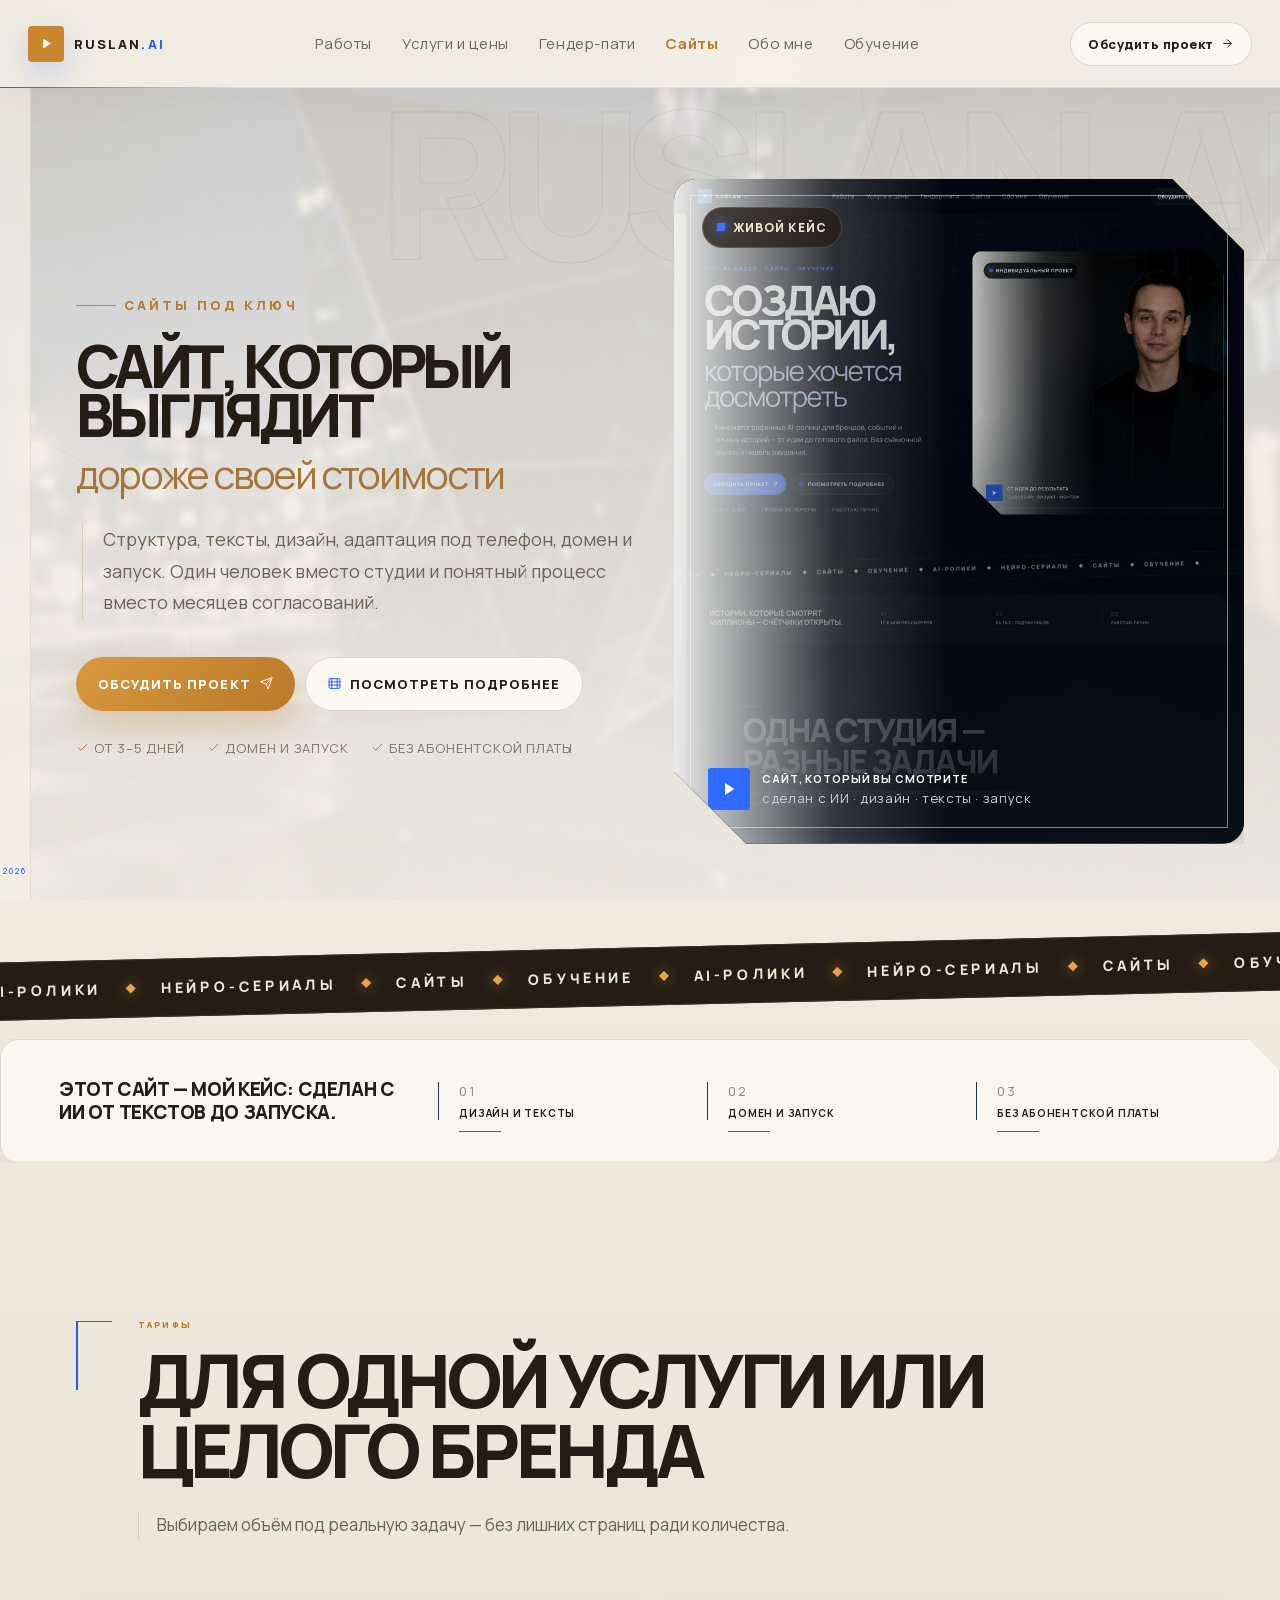
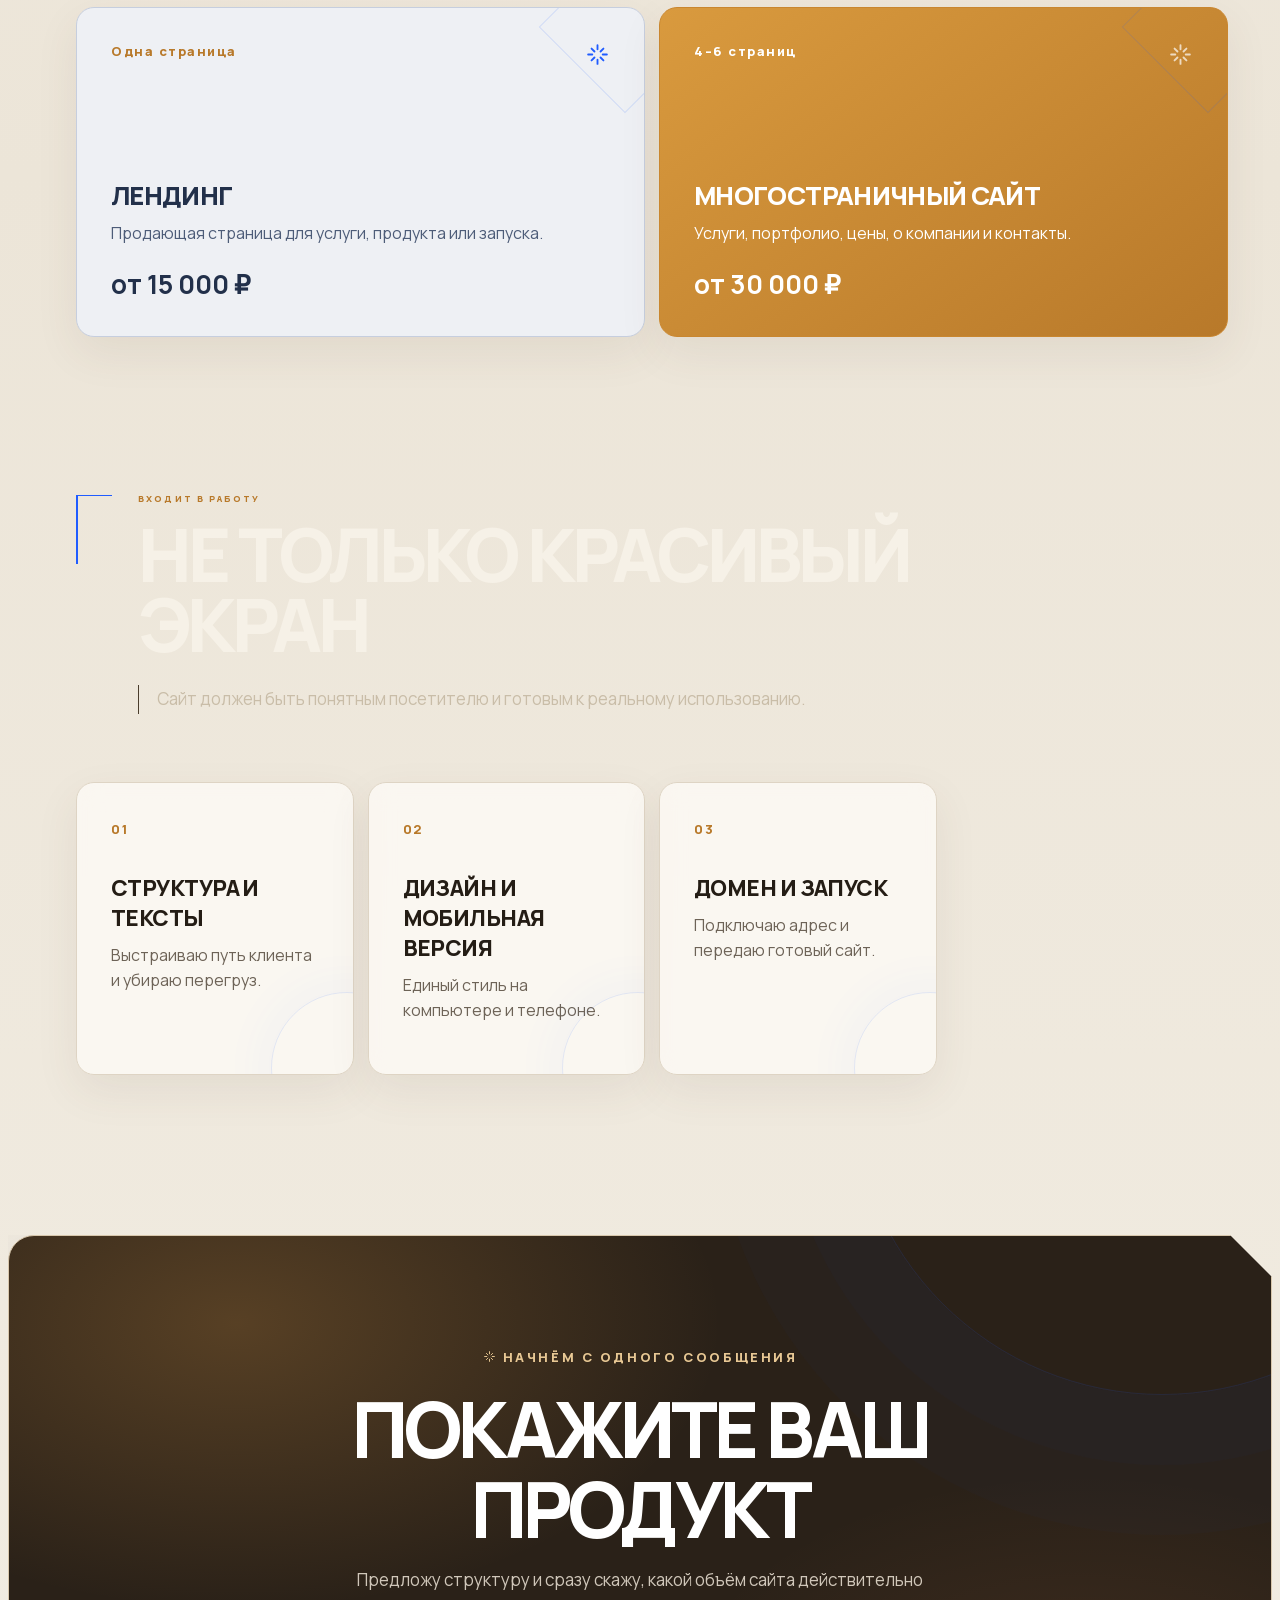
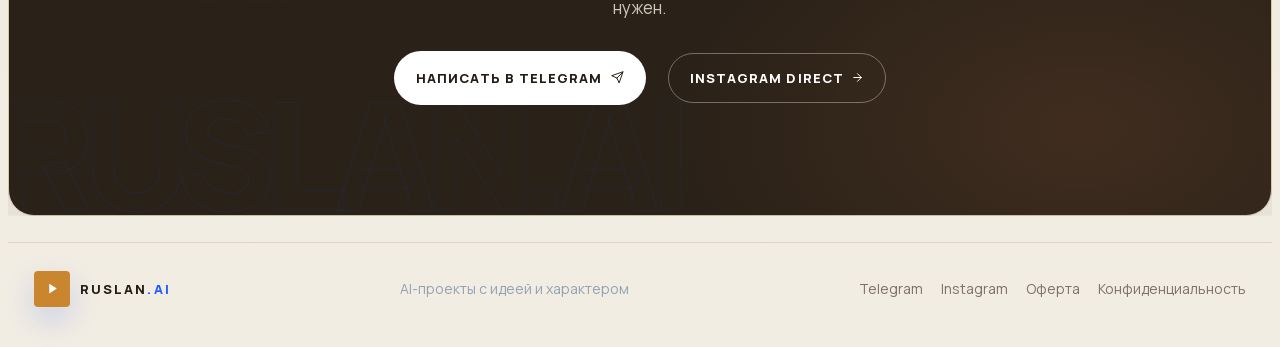
<file: sites.html>
<!doctype html>
<html lang="ru">
<head>
<meta charset="utf-8">
<title>Сайты под ключ — RUSLAN.AI</title>
<meta name="viewport" content="width=device-width, initial-scale=1">
<meta name="description" content="Сайт под ключ: структура, тексты, дизайн, мобильная версия, домен и запуск. Лендинг от 15 000 ₽, многостраничник от 30 000 ₽.">
<meta property="og:title" content="Сайты под ключ — RUSLAN.AI">
<meta property="og:description" content="Сайт под ключ: структура, тексты, дизайн, мобильная версия, домен и запуск. Лендинг от 15 000 ₽, многостраничник от 30 000 ₽.">
<meta property="og:image" content="https://ruslan-ai-blog.ru/og.jpg">
<meta property="og:type" content="website">
<meta name="twitter:card" content="summary_large_image">
<link rel="icon" href="data:image/svg+xml,%3Csvg xmlns=%22http://www.w3.org/2000/svg%22 viewBox=%220 0 100 100%22%3E%3Crect width=%22100%22 height=%22100%22 rx=%2216%22 fill=%22%23121820%22/%3E%3Cpolygon points=%2238,28 76,50 38,72%22 fill=%22%23205cff%22/%3E%3C/svg%3E">
<link rel="stylesheet" href="style.css">
</head>
<body>
<div class="motion-background" id="motion" aria-hidden="true">
  <div class="motion-grid"></div><div class="motion-beam"></div><div class="motion-ribbon"></div>
  <div class="motion-orbit motion-orbit-one"></div><div class="motion-orbit motion-orbit-two"></div>
  <div class="motion-cursor"></div><div class="motion-noise"></div>
</div>
<canvas class="motion-trail" id="trail" aria-hidden="true"></canvas>

<div class="live-bg" aria-hidden="true">
  <video src="live-bg-sites.mp4" poster="underlay-1-v3.jpg" autoplay muted loop playsinline preload="metadata"></video>
</div>

<main class="site-shell page-sites">
  <aside class="edge-rail" aria-hidden="true"><span>RUSLAN.AI / DIGITAL PRODUCTION</span><b>2026</b></aside>
  <header class="global-header">
    <a class="brand" href="index.html"><span class="brand-mark"><svg viewBox="0 0 24 24" fill="currentColor" stroke="none" aria-hidden="true"><polygon points="6 3 20 12 6 21 6 3"/></svg></span><span>RUSLAN<span>.AI</span></span></a>
    <nav id="nav"><a class="" href="works.html">Работы</a><a class="" href="price.html">Услуги и цены</a><a class="" href="gender.html">Гендер-пати</a><a class="active" href="sites.html">Сайты</a><a class="" href="about.html">Обо мне</a><a class="" href="learn.html">Обучение</a></nav>
    <a class="header-button" href="https://t.me/ruslan_ai_creator?text=%D0%9F%D1%80%D0%B8%D0%B2%D0%B5%D1%82%21%20%D0%A5%D0%BE%D1%87%D1%83%20%D1%81%D0%B0%D0%B9%D1%82.%20%D0%9C%D0%BE%D1%8F%20%D0%B7%D0%B0%D0%B4%D0%B0%D1%87%D0%B0%3A%20">Обсудить проект <svg viewBox="0 0 24 24" fill="none" stroke="currentColor" stroke-width="1.8" stroke-linecap="round" stroke-linejoin="round" aria-hidden="true"><path d="M5 12h14"/><path d="m12 5 7 7-7 7"/></svg></a>
    <button class="menu-button" id="burger" aria-label="Меню"><svg viewBox="0 0 24 24" fill="none" stroke="currentColor" stroke-width="1.8" stroke-linecap="round" stroke-linejoin="round" aria-hidden="true"><path d="M4 6h16M4 12h16M4 18h16"/></svg></button>
  </header>

  <section class="page-hero">
    <span class="hero-ghost" aria-hidden="true">RUSLAN.AI</span>
    <div class="page-hero-copy">
      <div class="eyebrow"><svg viewBox="0 0 24 24" fill="none" stroke="currentColor" stroke-width="1.8" stroke-linecap="round" stroke-linejoin="round" aria-hidden="true"><path d="M12 3v4M12 17v4M3 12h4M17 12h4"/><path d="m6.3 6.3 2.8 2.8M14.9 14.9l2.8 2.8M17.7 6.3l-2.8 2.8M9.1 14.9l-2.8 2.8"/></svg> Сайты под ключ</div>
      <h1>Сайт, который выглядит <em>дороже своей стоимости</em></h1>
      <p>Структура, тексты, дизайн, адаптация под телефон, домен и запуск. Один человек вместо студии и понятный процесс вместо месяцев согласований.</p>
      <div class="hero-actions">
        <a class="button primary" href="https://t.me/ruslan_ai_creator?text=%D0%9F%D1%80%D0%B8%D0%B2%D0%B5%D1%82%21%20%D0%A5%D0%BE%D1%87%D1%83%20%D1%81%D0%B0%D0%B9%D1%82.%20%D0%9C%D0%BE%D1%8F%20%D0%B7%D0%B0%D0%B4%D0%B0%D1%87%D0%B0%3A%20">Обсудить проект <svg viewBox="0 0 24 24" fill="none" stroke="currentColor" stroke-width="1.8" stroke-linecap="round" stroke-linejoin="round" aria-hidden="true"><path d="m22 2-7 20-4-9-9-4Z"/><path d="M22 2 11 13"/></svg></a>
        <a class="button secondary" href="#details"><svg viewBox="0 0 24 24" fill="none" stroke="currentColor" stroke-width="1.8" stroke-linecap="round" stroke-linejoin="round" aria-hidden="true"><rect x="2" y="3" width="20" height="18" rx="2"/><path d="M7 3v18M17 3v18M2 9h20M2 15h20"/></svg> Посмотреть подробнее</a>
      </div>
      <div class="facts"><span><svg viewBox="0 0 24 24" fill="none" stroke="currentColor" stroke-width="1.8" stroke-linecap="round" stroke-linejoin="round" aria-hidden="true"><path d="M20 6 9 17l-5-5"/></svg> От 3–5 дней</span><span><svg viewBox="0 0 24 24" fill="none" stroke="currentColor" stroke-width="1.8" stroke-linecap="round" stroke-linejoin="round" aria-hidden="true"><path d="M20 6 9 17l-5-5"/></svg> Домен и запуск</span><span><svg viewBox="0 0 24 24" fill="none" stroke="currentColor" stroke-width="1.8" stroke-linecap="round" stroke-linejoin="round" aria-hidden="true"><path d="M20 6 9 17l-5-5"/></svg> Без абонентской платы</span></div>
    </div>
    <div class="hero-stage">
      <div class="page-hero-media media-sites">
        <img src="hero-sites-own2.jpg" alt="Скриншот этого сайта — ruslan-ai-blog.ru">
        <div class="media-shade"></div>
        <span class="media-badge"><span></span> Живой кейс</span>
        <div class="media-caption"><span class="play-disc"><svg viewBox="0 0 24 24" fill="currentColor" stroke="none" aria-hidden="true"><polygon points="6 3 20 12 6 21 6 3"/></svg></span><span><b>Сайт, который вы смотрите</b><small>сделан с ИИ · дизайн · тексты · запуск</small></span></div>
      </div>
    </div>
  </section>

  <section class="kinetic-strip" aria-label="Направления работы"><div><span>AI-РОЛИКИ</span><i></i><span>НЕЙРО-СЕРИАЛЫ</span><i></i><span>САЙТЫ</span><i></i><span>ОБУЧЕНИЕ</span><i></i><span>AI-РОЛИКИ</span><i></i><span>НЕЙРО-СЕРИАЛЫ</span><i></i><span>САЙТЫ</span><i></i><span>ОБУЧЕНИЕ</span><i></i></div></section>

  <section class="value-band">
    <p>Этот сайт — мой кейс: сделан с ИИ от текстов до запуска.</p>
    <span>01 <b>Дизайн и тексты</b></span><span>02 <b>Домен и запуск</b></span><span>03 <b>Без абонентской платы</b></span>
  </section>

  <section class="content-section motion-reveal" id="details">
    <div class="section-head"><span>Тарифы</span><h2>Для одной услуги или целого бренда</h2><p>Выбираем объём под реальную задачу — без лишних страниц ради количества.</p></div>
    <div class="cards-grid cards-2"><article class="service-card tone-blue"><div class="card-index"><span>Одна страница</span><svg viewBox="0 0 24 24" fill="none" stroke="currentColor" stroke-width="1.8" stroke-linecap="round" stroke-linejoin="round" aria-hidden="true"><path d="M12 3v4M12 17v4M3 12h4M17 12h4"/><path d="m6.3 6.3 2.8 2.8M14.9 14.9l2.8 2.8M17.7 6.3l-2.8 2.8M9.1 14.9l-2.8 2.8"/></svg></div><div class="card-body"><h3>Лендинг</h3><p>Продающая страница для услуги, продукта или запуска.</p><strong>от 15 000 ₽</strong></div></article><article class="service-card tone-violet"><div class="card-index"><span>4–6 страниц</span><svg viewBox="0 0 24 24" fill="none" stroke="currentColor" stroke-width="1.8" stroke-linecap="round" stroke-linejoin="round" aria-hidden="true"><path d="M12 3v4M12 17v4M3 12h4M17 12h4"/><path d="m6.3 6.3 2.8 2.8M14.9 14.9l2.8 2.8M17.7 6.3l-2.8 2.8M9.1 14.9l-2.8 2.8"/></svg></div><div class="card-body"><h3>Многостраничный сайт</h3><p>Услуги, портфолио, цены, о компании и контакты.</p><strong>от 30 000 ₽</strong></div></article></div>
  </section>

  <section class="content-section second-section motion-reveal">
    <div class="section-head"><span>Входит в работу</span><h2>Не только красивый экран</h2><p>Сайт должен быть понятным посетителю и готовым к реальному использованию.</p></div>
    <div class="detail-grid detail-3"><article class="detail-card"><span class="detail-number">01</span><h3>Структура и тексты</h3><p>Выстраиваю путь клиента и убираю перегруз.</p></article><article class="detail-card"><span class="detail-number">02</span><h3>Дизайн и мобильная версия</h3><p>Единый стиль на компьютере и телефоне.</p></article><article class="detail-card"><span class="detail-number">03</span><h3>Домен и запуск</h3><p>Подключаю адрес и передаю готовый сайт.</p></article></div>
  </section>

  

  <section class="final-cta motion-reveal">
    <span><svg viewBox="0 0 24 24" fill="none" stroke="currentColor" stroke-width="1.8" stroke-linecap="round" stroke-linejoin="round" aria-hidden="true"><path d="M12 3v4M12 17v4M3 12h4M17 12h4"/><path d="m6.3 6.3 2.8 2.8M14.9 14.9l2.8 2.8M17.7 6.3l-2.8 2.8M9.1 14.9l-2.8 2.8"/></svg> Начнём с одного сообщения</span><h2>Покажите ваш продукт</h2><p>Предложу структуру и сразу скажу, какой объём сайта действительно нужен.</p>
    <div><a class="button light" href="https://t.me/ruslan_ai_creator?text=%D0%9F%D1%80%D0%B8%D0%B2%D0%B5%D1%82%21%20%D0%A5%D0%BE%D1%87%D1%83%20%D1%81%D0%B0%D0%B9%D1%82.%20%D0%9C%D0%BE%D1%8F%20%D0%B7%D0%B0%D0%B4%D0%B0%D1%87%D0%B0%3A%20">Написать в Telegram <svg viewBox="0 0 24 24" fill="none" stroke="currentColor" stroke-width="1.8" stroke-linecap="round" stroke-linejoin="round" aria-hidden="true"><path d="m22 2-7 20-4-9-9-4Z"/><path d="M22 2 11 13"/></svg></a><a href="https://ig.me/m/ruslan.ai.blog">Instagram Direct <svg viewBox="0 0 24 24" fill="none" stroke="currentColor" stroke-width="1.8" stroke-linecap="round" stroke-linejoin="round" aria-hidden="true"><path d="M5 12h14"/><path d="m12 5 7 7-7 7"/></svg></a></div>
  </section>

  <footer>
    <a class="brand" href="index.html"><span class="brand-mark"><svg viewBox="0 0 24 24" fill="currentColor" stroke="none" aria-hidden="true"><polygon points="6 3 20 12 6 21 6 3"/></svg></span><span>RUSLAN<span>.AI</span></span></a>
    <p>AI-проекты с идеей и характером</p>
    <div><a href="https://t.me/ruslan_ai_creator">Telegram</a><a href="https://instagram.com/ruslan.ai.blog">Instagram</a><a href="oferta.html">Оферта</a><a href="privacy.html">Конфиденциальность</a></div>
  </footer>
</main>

<script>
  (() => {
    const m = document.getElementById('motion');
    if (m && !matchMedia('(prefers-reduced-motion: reduce)').matches && matchMedia('(pointer: fine)').matches) {
      let f = 0;
      addEventListener('pointermove', e => {
        cancelAnimationFrame(f);
        f = requestAnimationFrame(() => {
          m.style.setProperty('--cursor-x', e.clientX + 'px');
          m.style.setProperty('--cursor-y', e.clientY + 'px');
        });
      }, {passive: true});
    }

    const reveal = document.querySelectorAll('.motion-reveal');
    const showAll = () => reveal.forEach(s => { s.classList.add('is-visible'); s.classList.remove('pending'); });
    setTimeout(showAll, 2500);
    if (reveal.length && 'IntersectionObserver' in window) {
      reveal.forEach(s => s.classList.add('pending'));
      const io = new IntersectionObserver(es => es.forEach(e => {
        if (!e.isIntersecting) return;
        e.target.classList.add('is-visible');
        e.target.classList.remove('pending');
        [...e.target.querySelectorAll('.service-card,.detail-card')].forEach((c, i) =>
          c.style.setProperty('--reveal-delay', (i * 90) + 'ms'));
        io.unobserve(e.target);
      }), {rootMargin: '0px 0px -12% 0px'});
      reveal.forEach(s => io.observe(s));
    } else reveal.forEach(s => s.classList.add('is-visible'));

    const cv = document.getElementById('trail');
    if (cv && matchMedia('(pointer: fine)').matches && !matchMedia('(prefers-reduced-motion: reduce)').matches) {
      const ctx = cv.getContext('2d'); const pts = []; let raf = 0;
      const size = () => { cv.width = innerWidth; cv.height = innerHeight; };
      size(); addEventListener('resize', size, {passive: true});
      addEventListener('pointermove', e => {
        pts.push({x: e.clientX, y: e.clientY, t: performance.now()});
        if (pts.length > 26) pts.shift();
        if (!raf) raf = requestAnimationFrame(draw);
      }, {passive: true});
      function draw(now) {
        ctx.clearRect(0, 0, cv.width, cv.height);
        while (pts.length && now - pts[0].t > 520) pts.shift();
        for (let i = 1; i < pts.length; i++) {
          const a = 1 - (now - pts[i].t) / 520;
          ctx.strokeStyle = 'rgba(32,92,255,' + (a * 0.16).toFixed(3) + ')';
          ctx.lineWidth = 14 * a; ctx.lineCap = 'round';
          ctx.beginPath(); ctx.moveTo(pts[i-1].x, pts[i-1].y); ctx.lineTo(pts[i].x, pts[i].y); ctx.stroke();
        }
        raf = pts.length ? requestAnimationFrame(draw) : 0;
      }
    }

    const strip = document.querySelector('.page-works .cards-grid');
    if (strip) {
      let down = false, sx = 0, sl = 0;
      strip.addEventListener('pointerdown', e => {
        down = true; sx = e.clientX; sl = strip.scrollLeft; strip.classList.add('is-dragging');
        try { strip.setPointerCapture(e.pointerId); } catch (_) {}
      });
      strip.addEventListener('pointermove', e => { if (down) strip.scrollLeft = sl - (e.clientX - sx); });
      const up = () => { down = false; strip.classList.remove('is-dragging'); };
      strip.addEventListener('pointerup', up); strip.addEventListener('pointercancel', up);
    }
    const b = document.getElementById('burger'), nav = document.getElementById('nav');
    if (b && nav) b.addEventListener('click', () => nav.classList.toggle('open'));
  })();
</script>
</body>
</html>
</file>
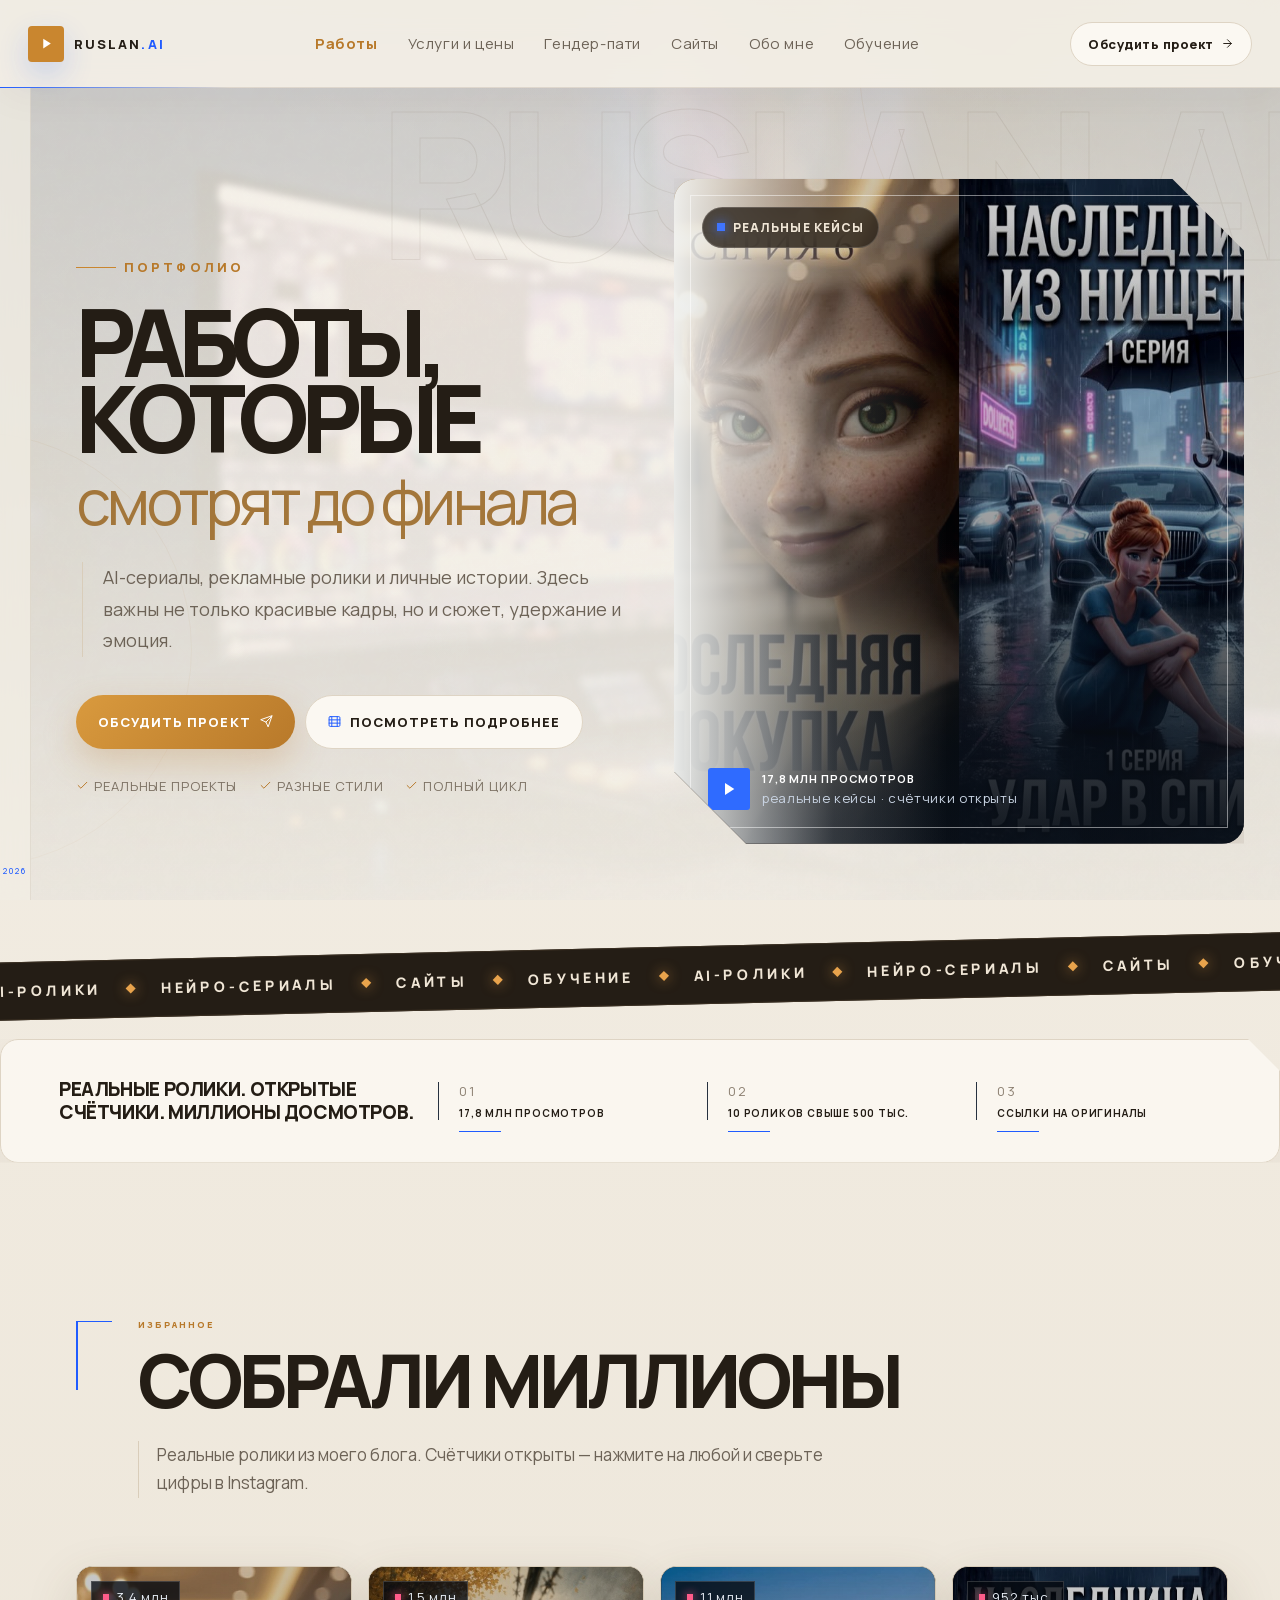
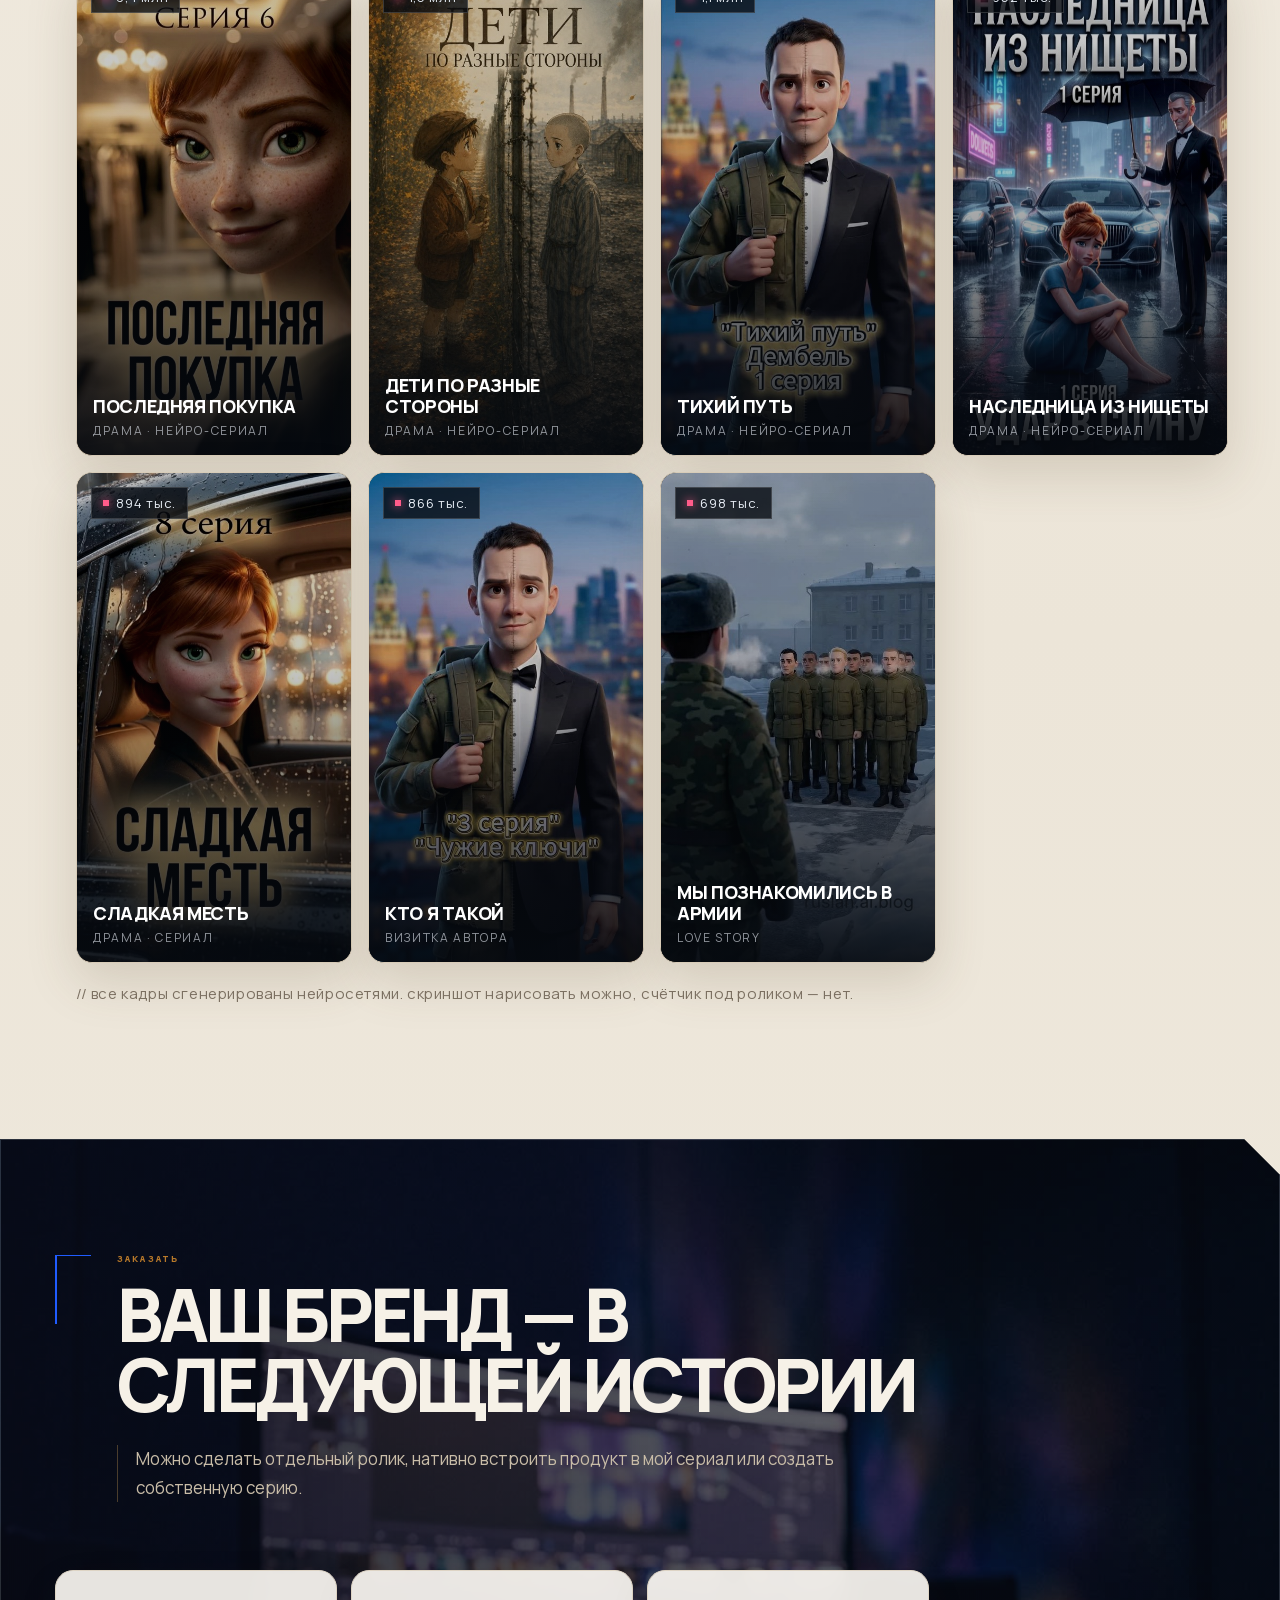
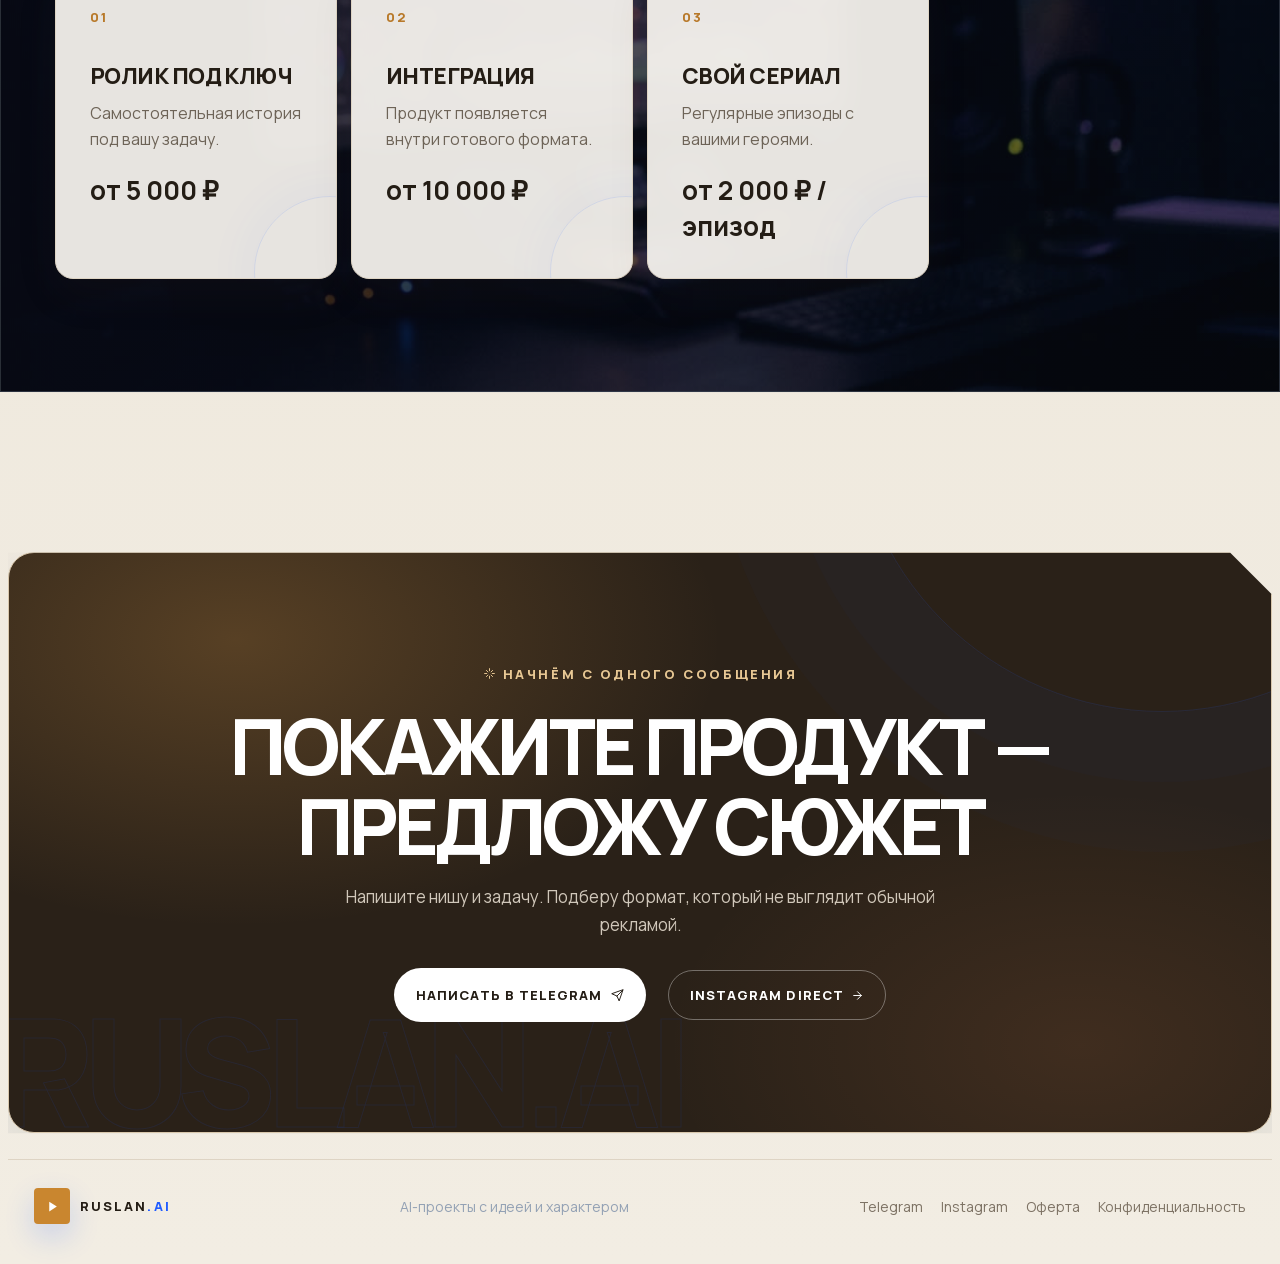
<file: works.html>
<!doctype html>
<html lang="ru">
<head>
<meta charset="utf-8">
<title>Работы — RUSLAN.AI</title>
<meta name="viewport" content="width=device-width, initial-scale=1">
<meta name="description" content="AI-сериалы, рекламные ролики и личные истории: 17,8 млн просмотров, рекорд одного ролика — 3,4 млн.">
<meta property="og:title" content="Работы — RUSLAN.AI">
<meta property="og:description" content="AI-сериалы, рекламные ролики и личные истории: 17,8 млн просмотров, рекорд одного ролика — 3,4 млн.">
<meta property="og:image" content="https://ruslan-ai-blog.ru/og.jpg">
<meta property="og:type" content="website">
<meta name="twitter:card" content="summary_large_image">
<link rel="icon" href="data:image/svg+xml,%3Csvg xmlns=%22http://www.w3.org/2000/svg%22 viewBox=%220 0 100 100%22%3E%3Crect width=%22100%22 height=%22100%22 rx=%2216%22 fill=%22%23121820%22/%3E%3Cpolygon points=%2238,28 76,50 38,72%22 fill=%22%23205cff%22/%3E%3C/svg%3E">
<link rel="stylesheet" href="style.css">
</head>
<body>
<div class="motion-background" id="motion" aria-hidden="true">
  <div class="motion-grid"></div><div class="motion-beam"></div><div class="motion-ribbon"></div>
  <div class="motion-orbit motion-orbit-one"></div><div class="motion-orbit motion-orbit-two"></div>
  <div class="motion-cursor"></div><div class="motion-noise"></div>
</div>
<canvas class="motion-trail" id="trail" aria-hidden="true"></canvas>

<div class="live-bg" aria-hidden="true">
  <video src="live-bg-works.mp4" poster="underlay-3-v3.jpg" autoplay muted loop playsinline preload="metadata"></video>
</div>

<main class="site-shell page-works">
  <aside class="edge-rail" aria-hidden="true"><span>RUSLAN.AI / DIGITAL PRODUCTION</span><b>2026</b></aside>
  <header class="global-header">
    <a class="brand" href="index.html"><span class="brand-mark"><svg viewBox="0 0 24 24" fill="currentColor" stroke="none" aria-hidden="true"><polygon points="6 3 20 12 6 21 6 3"/></svg></span><span>RUSLAN<span>.AI</span></span></a>
    <nav id="nav"><a class="active" href="works.html">Работы</a><a class="" href="price.html">Услуги и цены</a><a class="" href="gender.html">Гендер-пати</a><a class="" href="sites.html">Сайты</a><a class="" href="about.html">Обо мне</a><a class="" href="learn.html">Обучение</a></nav>
    <a class="header-button" href="https://t.me/ruslan_ai_creator?text=%D0%9F%D1%80%D0%B8%D0%B2%D0%B5%D1%82%21%20%D0%A1%D0%BC%D0%BE%D1%82%D1%80%D0%B5%D0%BB%20%D0%B2%D0%B0%D1%88%D0%B8%20%D1%80%D0%B0%D0%B1%D0%BE%D1%82%D1%8B%2C%20%D1%85%D0%BE%D1%87%D1%83%20%D1%80%D0%BE%D0%BB%D0%B8%D0%BA.">Обсудить проект <svg viewBox="0 0 24 24" fill="none" stroke="currentColor" stroke-width="1.8" stroke-linecap="round" stroke-linejoin="round" aria-hidden="true"><path d="M5 12h14"/><path d="m12 5 7 7-7 7"/></svg></a>
    <button class="menu-button" id="burger" aria-label="Меню"><svg viewBox="0 0 24 24" fill="none" stroke="currentColor" stroke-width="1.8" stroke-linecap="round" stroke-linejoin="round" aria-hidden="true"><path d="M4 6h16M4 12h16M4 18h16"/></svg></button>
  </header>

  <section class="page-hero">
    <span class="hero-ghost" aria-hidden="true">RUSLAN.AI</span>
    <div class="page-hero-copy">
      <div class="eyebrow"><svg viewBox="0 0 24 24" fill="none" stroke="currentColor" stroke-width="1.8" stroke-linecap="round" stroke-linejoin="round" aria-hidden="true"><path d="M12 3v4M12 17v4M3 12h4M17 12h4"/><path d="m6.3 6.3 2.8 2.8M14.9 14.9l2.8 2.8M17.7 6.3l-2.8 2.8M9.1 14.9l-2.8 2.8"/></svg> Портфолио</div>
      <h1>Работы, которые <em>смотрят до финала</em></h1>
      <p>AI-сериалы, рекламные ролики и личные истории. Здесь важны не только красивые кадры, но и сюжет, удержание и эмоция.</p>
      <div class="hero-actions">
        <a class="button primary" href="https://t.me/ruslan_ai_creator?text=%D0%9F%D1%80%D0%B8%D0%B2%D0%B5%D1%82%21%20%D0%A1%D0%BC%D0%BE%D1%82%D1%80%D0%B5%D0%BB%20%D0%B2%D0%B0%D1%88%D0%B8%20%D1%80%D0%B0%D0%B1%D0%BE%D1%82%D1%8B%2C%20%D1%85%D0%BE%D1%87%D1%83%20%D1%80%D0%BE%D0%BB%D0%B8%D0%BA.">Обсудить проект <svg viewBox="0 0 24 24" fill="none" stroke="currentColor" stroke-width="1.8" stroke-linecap="round" stroke-linejoin="round" aria-hidden="true"><path d="m22 2-7 20-4-9-9-4Z"/><path d="M22 2 11 13"/></svg></a>
        <a class="button secondary" href="#details"><svg viewBox="0 0 24 24" fill="none" stroke="currentColor" stroke-width="1.8" stroke-linecap="round" stroke-linejoin="round" aria-hidden="true"><rect x="2" y="3" width="20" height="18" rx="2"/><path d="M7 3v18M17 3v18M2 9h20M2 15h20"/></svg> Посмотреть подробнее</a>
      </div>
      <div class="facts"><span><svg viewBox="0 0 24 24" fill="none" stroke="currentColor" stroke-width="1.8" stroke-linecap="round" stroke-linejoin="round" aria-hidden="true"><path d="M20 6 9 17l-5-5"/></svg> Реальные проекты</span><span><svg viewBox="0 0 24 24" fill="none" stroke="currentColor" stroke-width="1.8" stroke-linecap="round" stroke-linejoin="round" aria-hidden="true"><path d="M20 6 9 17l-5-5"/></svg> Разные стили</span><span><svg viewBox="0 0 24 24" fill="none" stroke="currentColor" stroke-width="1.8" stroke-linecap="round" stroke-linejoin="round" aria-hidden="true"><path d="M20 6 9 17l-5-5"/></svg> Полный цикл</span></div>
    </div>
    <div class="hero-stage">
      <div class="page-hero-media media-works">
        <img src="hero-works-collage.jpg" alt="Постеры роликов-миллионников">
        <div class="media-shade"></div>
        <span class="media-badge"><span></span> Реальные кейсы</span>
        <div class="media-caption"><span class="play-disc"><svg viewBox="0 0 24 24" fill="currentColor" stroke="none" aria-hidden="true"><polygon points="6 3 20 12 6 21 6 3"/></svg></span><span><b>17,8 млн просмотров</b><small>реальные кейсы · счётчики открыты</small></span></div>
      </div>
    </div>
  </section>

  <section class="kinetic-strip" aria-label="Направления работы"><div><span>AI-РОЛИКИ</span><i></i><span>НЕЙРО-СЕРИАЛЫ</span><i></i><span>САЙТЫ</span><i></i><span>ОБУЧЕНИЕ</span><i></i><span>AI-РОЛИКИ</span><i></i><span>НЕЙРО-СЕРИАЛЫ</span><i></i><span>САЙТЫ</span><i></i><span>ОБУЧЕНИЕ</span><i></i></div></section>

  <section class="value-band">
    <p>Реальные ролики. Открытые счётчики. Миллионы досмотров.</p>
    <span>01 <b>17,8 млн просмотров</b></span><span>02 <b>10 роликов свыше 500 тыс.</b></span><span>03 <b>Ссылки на оригиналы</b></span>
  </section>

  <section class="content-section motion-reveal" id="details">
    <div class="section-head"><span>Избранное</span><h2>Собрали миллионы</h2><p>Реальные ролики из моего блога. Счётчики открыты — нажмите на любой и сверьте цифры в Instagram.</p></div>
    <div class="reels">
      <a class="reel" href="https://www.instagram.com/reel/DWwTmfnDWH5/" target="_blank" rel="noopener">
        <img src="poster_pokupka.jpg" alt="Последняя покупка" loading="lazy"><video src="teaser_pokupka.mp4" muted loop playsinline autoplay preload="none"></video>
        <span class="reel-shade"></span>
        <span class="reel-views"><i></i>3,4 млн</span>
        <span class="reel-meta"><b>Последняя покупка</b><span>драма · нейро-сериал</span></span>
      </a>
      <a class="reel" href="https://www.instagram.com/reel/DZO5fOtopZw/" target="_blank" rel="noopener">
        <img src="poster_deti.jpg" alt="Дети по разные стороны" loading="lazy"><video src="teaser_deti.mp4" muted loop playsinline autoplay preload="none"></video>
        <span class="reel-shade"></span>
        <span class="reel-views"><i></i>1,5 млн</span>
        <span class="reel-meta"><b>Дети по разные стороны</b><span>драма · нейро-сериал</span></span>
      </a>
      <a class="reel" href="https://www.instagram.com/reel/DTrpXmqCN5F/" target="_blank" rel="noopener">
        <img src="poster_put.jpg" alt="Тихий путь" loading="lazy"><video src="teaser_put.mp4" muted loop playsinline autoplay preload="none"></video>
        <span class="reel-shade"></span>
        <span class="reel-views"><i></i>1,1 млн</span>
        <span class="reel-meta"><b>Тихий путь</b><span>драма · нейро-сериал</span></span>
      </a>
      <a class="reel" href="https://www.instagram.com/reel/DV5xa1_iODQ/" target="_blank" rel="noopener">
        <img src="poster_nasl.jpg" alt="Наследница из нищеты" loading="lazy"><video src="teaser_nasl.mp4" muted loop playsinline autoplay preload="none"></video>
        <span class="reel-shade"></span>
        <span class="reel-views"><i></i>952 тыс.</span>
        <span class="reel-meta"><b>Наследница из нищеты</b><span>драма · нейро-сериал</span></span>
      </a>
      <a class="reel" href="https://www.instagram.com/reel/DW8p1jlDiaz/" target="_blank" rel="noopener">
        <img src="poster_mest.jpg" alt="Сладкая месть" loading="lazy">
        <span class="reel-shade"></span>
        <span class="reel-views"><i></i>894 тыс.</span>
        <span class="reel-meta"><b>Сладкая месть</b><span>драма · сериал</span></span>
      </a>
      <a class="reel" href="https://www.instagram.com/reel/DT-LDVzCIpk/" target="_blank" rel="noopener">
        <img src="poster_vizitka.jpg" alt="Кто я такой" loading="lazy">
        <span class="reel-shade"></span>
        <span class="reel-views"><i></i>866 тыс.</span>
        <span class="reel-meta"><b>Кто я такой</b><span>визитка автора</span></span>
      </a>
      <a class="reel" href="https://www.instagram.com/reel/DVBQQohCJdN/" target="_blank" rel="noopener">
        <img src="poster_armia.jpg" alt="Мы познакомились в армии" loading="lazy">
        <span class="reel-shade"></span>
        <span class="reel-views"><i></i>698 тыс.</span>
        <span class="reel-meta"><b>Мы познакомились в армии</b><span>love story</span></span>
      </a>
    </div>
    <p class="reels-note">// все кадры сгенерированы нейросетями. скриншот нарисовать можно, счётчик под роликом — нет.</p>
  </section>

  <section class="content-section second-section motion-reveal">
    <div class="section-head"><span>Заказать</span><h2>Ваш бренд — в следующей истории</h2><p>Можно сделать отдельный ролик, нативно встроить продукт в мой сериал или создать собственную серию.</p></div>
    <div class="detail-grid detail-3"><article class="detail-card"><span class="detail-number">01</span><h3>Ролик под ключ</h3><p>Самостоятельная история под вашу задачу.</p><strong>от 5 000 ₽</strong></article><article class="detail-card"><span class="detail-number">02</span><h3>Интеграция</h3><p>Продукт появляется внутри готового формата.</p><strong>от 10 000 ₽</strong></article><article class="detail-card"><span class="detail-number">03</span><h3>Свой сериал</h3><p>Регулярные эпизоды с вашими героями.</p><strong>от 2 000 ₽ / эпизод</strong></article></div>
  </section>

  

  <section class="final-cta motion-reveal">
    <span><svg viewBox="0 0 24 24" fill="none" stroke="currentColor" stroke-width="1.8" stroke-linecap="round" stroke-linejoin="round" aria-hidden="true"><path d="M12 3v4M12 17v4M3 12h4M17 12h4"/><path d="m6.3 6.3 2.8 2.8M14.9 14.9l2.8 2.8M17.7 6.3l-2.8 2.8M9.1 14.9l-2.8 2.8"/></svg> Начнём с одного сообщения</span><h2>Покажите продукт — предложу сюжет</h2><p>Напишите нишу и задачу. Подберу формат, который не выглядит обычной рекламой.</p>
    <div><a class="button light" href="https://t.me/ruslan_ai_creator?text=%D0%9F%D1%80%D0%B8%D0%B2%D0%B5%D1%82%21%20%D0%A1%D0%BC%D0%BE%D1%82%D1%80%D0%B5%D0%BB%20%D0%B2%D0%B0%D1%88%D0%B8%20%D1%80%D0%B0%D0%B1%D0%BE%D1%82%D1%8B%2C%20%D1%85%D0%BE%D1%87%D1%83%20%D1%80%D0%BE%D0%BB%D0%B8%D0%BA.">Написать в Telegram <svg viewBox="0 0 24 24" fill="none" stroke="currentColor" stroke-width="1.8" stroke-linecap="round" stroke-linejoin="round" aria-hidden="true"><path d="m22 2-7 20-4-9-9-4Z"/><path d="M22 2 11 13"/></svg></a><a href="https://ig.me/m/ruslan.ai.blog">Instagram Direct <svg viewBox="0 0 24 24" fill="none" stroke="currentColor" stroke-width="1.8" stroke-linecap="round" stroke-linejoin="round" aria-hidden="true"><path d="M5 12h14"/><path d="m12 5 7 7-7 7"/></svg></a></div>
  </section>

  <footer>
    <a class="brand" href="index.html"><span class="brand-mark"><svg viewBox="0 0 24 24" fill="currentColor" stroke="none" aria-hidden="true"><polygon points="6 3 20 12 6 21 6 3"/></svg></span><span>RUSLAN<span>.AI</span></span></a>
    <p>AI-проекты с идеей и характером</p>
    <div><a href="https://t.me/ruslan_ai_creator">Telegram</a><a href="https://instagram.com/ruslan.ai.blog">Instagram</a><a href="oferta.html">Оферта</a><a href="privacy.html">Конфиденциальность</a></div>
  </footer>
</main>

<script>
  (() => {
    const m = document.getElementById('motion');
    if (m && !matchMedia('(prefers-reduced-motion: reduce)').matches && matchMedia('(pointer: fine)').matches) {
      let f = 0;
      addEventListener('pointermove', e => {
        cancelAnimationFrame(f);
        f = requestAnimationFrame(() => {
          m.style.setProperty('--cursor-x', e.clientX + 'px');
          m.style.setProperty('--cursor-y', e.clientY + 'px');
        });
      }, {passive: true});
    }

    const reveal = document.querySelectorAll('.motion-reveal');
    const showAll = () => reveal.forEach(s => { s.classList.add('is-visible'); s.classList.remove('pending'); });
    setTimeout(showAll, 2500);
    if (reveal.length && 'IntersectionObserver' in window) {
      reveal.forEach(s => s.classList.add('pending'));
      const io = new IntersectionObserver(es => es.forEach(e => {
        if (!e.isIntersecting) return;
        e.target.classList.add('is-visible');
        e.target.classList.remove('pending');
        [...e.target.querySelectorAll('.service-card,.detail-card')].forEach((c, i) =>
          c.style.setProperty('--reveal-delay', (i * 90) + 'ms'));
        io.unobserve(e.target);
      }), {rootMargin: '0px 0px -12% 0px'});
      reveal.forEach(s => io.observe(s));
    } else reveal.forEach(s => s.classList.add('is-visible'));

    const cv = document.getElementById('trail');
    if (cv && matchMedia('(pointer: fine)').matches && !matchMedia('(prefers-reduced-motion: reduce)').matches) {
      const ctx = cv.getContext('2d'); const pts = []; let raf = 0;
      const size = () => { cv.width = innerWidth; cv.height = innerHeight; };
      size(); addEventListener('resize', size, {passive: true});
      addEventListener('pointermove', e => {
        pts.push({x: e.clientX, y: e.clientY, t: performance.now()});
        if (pts.length > 26) pts.shift();
        if (!raf) raf = requestAnimationFrame(draw);
      }, {passive: true});
      function draw(now) {
        ctx.clearRect(0, 0, cv.width, cv.height);
        while (pts.length && now - pts[0].t > 520) pts.shift();
        for (let i = 1; i < pts.length; i++) {
          const a = 1 - (now - pts[i].t) / 520;
          ctx.strokeStyle = 'rgba(32,92,255,' + (a * 0.16).toFixed(3) + ')';
          ctx.lineWidth = 14 * a; ctx.lineCap = 'round';
          ctx.beginPath(); ctx.moveTo(pts[i-1].x, pts[i-1].y); ctx.lineTo(pts[i].x, pts[i].y); ctx.stroke();
        }
        raf = pts.length ? requestAnimationFrame(draw) : 0;
      }
    }

    const strip = document.querySelector('.page-works .cards-grid');
    if (strip) {
      let down = false, sx = 0, sl = 0;
      strip.addEventListener('pointerdown', e => {
        down = true; sx = e.clientX; sl = strip.scrollLeft; strip.classList.add('is-dragging');
        try { strip.setPointerCapture(e.pointerId); } catch (_) {}
      });
      strip.addEventListener('pointermove', e => { if (down) strip.scrollLeft = sl - (e.clientX - sx); });
      const up = () => { down = false; strip.classList.remove('is-dragging'); };
      strip.addEventListener('pointerup', up); strip.addEventListener('pointercancel', up);
    }
    const b = document.getElementById('burger'), nav = document.getElementById('nav');
    if (b && nav) b.addEventListener('click', () => nav.classList.toggle('open'));
  })();
</script>
</body>
</html>
</file>
<file: style.css>
/* Шрифты самохостятся (fonts/*.woff2): Google Fonts не грузился во
   встроенном браузере Инстаграма. Пути — от корня, где лежит style.css:
   fonts/fonts.css сюда не импортируется, потому что его url(fonts/…)
   резолвились бы в fonts/fonts/…. */
@font-face{font-family:'Manrope';font-style:normal;font-weight:400;font-display:swap;src:url(fonts/Manrope-400-cyrillic.woff2) format('woff2');unicode-range:U+0301, U+0400-045F, U+0490-0491, U+04B0-04B1, U+2116;}
@font-face{font-family:'Manrope';font-style:normal;font-weight:400;font-display:swap;src:url(fonts/Manrope-400-latin.woff2) format('woff2');unicode-range:U+0000-00FF, U+0131, U+0152-0153, U+02BB-02BC, U+02C6, U+02DA, U+02DC, U+0304, U+0308, U+0329, U+2000-206F, U+20AC, U+2122, U+2191, U+2193, U+2212, U+2215, U+FEFF, U+FFFD;}
@font-face{font-family:'Manrope';font-style:normal;font-weight:700;font-display:swap;src:url(fonts/Manrope-700-cyrillic.woff2) format('woff2');unicode-range:U+0301, U+0400-045F, U+0490-0491, U+04B0-04B1, U+2116;}
@font-face{font-family:'Manrope';font-style:normal;font-weight:700;font-display:swap;src:url(fonts/Manrope-700-latin.woff2) format('woff2');unicode-range:U+0000-00FF, U+0131, U+0152-0153, U+02BB-02BC, U+02C6, U+02DA, U+02DC, U+0304, U+0308, U+0329, U+2000-206F, U+20AC, U+2122, U+2191, U+2193, U+2212, U+2215, U+FEFF, U+FFFD;}
@font-face{font-family:'Manrope';font-style:normal;font-weight:800;font-display:swap;src:url(fonts/Manrope-800-cyrillic.woff2) format('woff2');unicode-range:U+0301, U+0400-045F, U+0490-0491, U+04B0-04B1, U+2116;}
@font-face{font-family:'Manrope';font-style:normal;font-weight:800;font-display:swap;src:url(fonts/Manrope-800-latin.woff2) format('woff2');unicode-range:U+0000-00FF, U+0131, U+0152-0153, U+02BB-02BC, U+02C6, U+02DA, U+02DC, U+0304, U+0308, U+0329, U+2000-206F, U+20AC, U+2122, U+2191, U+2193, U+2212, U+2215, U+FEFF, U+FFFD;}
@font-face{font-family:'Cormorant Garamond';font-style:italic;font-weight:600;font-display:swap;src:url(fonts/CormorantGaramond-600i-cyrillic.woff2) format('woff2');unicode-range:U+0301, U+0400-045F, U+0490-0491, U+04B0-04B1, U+2116;}
@font-face{font-family:'Cormorant Garamond';font-style:italic;font-weight:600;font-display:swap;src:url(fonts/CormorantGaramond-600i-latin.woff2) format('woff2');unicode-range:U+0000-00FF, U+0131, U+0152-0153, U+02BB-02BC, U+02C6, U+02DA, U+02DC, U+0304, U+0308, U+0329, U+2000-206F, U+20AC, U+2122, U+2191, U+2193, U+2212, U+2215, U+FEFF, U+FFFD;}

:root{--ink:#1d1830;--muted:#746f7d;--paper:#fffaf6;--white:#fff;--violet:#735bc3;--violet-dark:#503b99;--violet-soft:#eee9ff;--pink:#eaa3ba;--pink-soft:#fff0f4;--blue:#8dbde2;--blue-soft:#eaf6ff;--line:#e6dfe6;--serif:Georgia,"Times New Roman",serif;--sans:Arial,Helvetica,sans-serif}
*{box-sizing:border-box}html{scroll-behavior:smooth}body{margin:0;background:var(--paper);color:var(--ink);font-family:var(--sans);-webkit-font-smoothing:antialiased}a{color:inherit}svg{width:1em;height:1em;stroke-width:1.8}h1,h2,h3,p{margin-top:0}
.global-header{height:78px;max-width:1240px;margin:0 auto;padding:0 26px;display:flex;align-items:center;justify-content:space-between;gap:24px}.brand{display:inline-flex;align-items:center;gap:10px;text-decoration:none;font-size:14px;font-weight:800;letter-spacing:.06em}.brand>span:last-child>span{color:var(--violet)}.brand-mark{width:33px;height:33px;border-radius:11px;background:var(--ink);color:#fff;display:grid;place-items:center}.brand-mark svg{width:13px}.global-header nav{display:flex;align-items:center;gap:23px}.global-header nav a{text-decoration:none;color:var(--muted);font-size:12px;white-space:nowrap}.global-header nav a.active,.global-header nav a:hover{color:var(--violet);font-weight:700}.header-button{display:flex;align-items:center;gap:7px;padding:10px 15px;border:1px solid var(--line);border-radius:999px;text-decoration:none;font-size:12px;font-weight:800;background:rgba(255,255,255,.72)}.menu-button{display:none;border:0;background:transparent;color:var(--ink);font-size:22px}
.page-hero{max-width:1240px;min-height:680px;margin:0 auto;padding:48px 26px 80px;display:grid;grid-template-columns:.92fr 1.08fr;gap:56px;align-items:center}.page-hero-copy{position:relative;z-index:2}.eyebrow{display:flex;align-items:center;gap:8px;margin-bottom:23px;color:var(--violet-dark);font-size:11px;line-height:1;font-weight:800;letter-spacing:.14em;text-transform:uppercase}.eyebrow svg{color:var(--pink);font-size:18px}.page-hero h1{max-width:650px;margin-bottom:24px;font-size:clamp(48px,5.2vw,74px);line-height:.98;letter-spacing:-.055em}.page-hero h1 em{display:inline;font-family:var(--serif);font-weight:400;color:var(--violet)}.page-hero-copy>p{max-width:585px;color:var(--muted);font-size:17px;line-height:1.72}.hero-actions{display:flex;gap:12px;flex-wrap:wrap;margin-top:31px}.button{min-height:52px;padding:0 21px;border-radius:999px;display:inline-flex;align-items:center;justify-content:center;gap:9px;text-decoration:none;font-size:13px;font-weight:800}.button.primary{color:#fff;background:linear-gradient(135deg,#8068ce,#5d47a8);box-shadow:0 14px 34px rgba(93,71,168,.2)}.button.secondary{background:#fff;border:1px solid var(--line)}.button.secondary svg{color:var(--pink)}.facts{display:flex;gap:17px;flex-wrap:wrap;margin-top:25px;color:var(--muted);font-size:11px}.facts span{display:flex;align-items:center;gap:5px}.facts svg{color:var(--violet)}
.page-hero-media{position:relative;min-height:570px;overflow:hidden;border-radius:38px 38px 128px 38px;background:var(--violet-soft);box-shadow:0 28px 75px rgba(62,45,86,.13)}.page-hero-media img{position:absolute;inset:0;width:100%;height:100%;object-fit:cover}.media-gender img{object-position:center}.media-about img{object-position:center 35%}.media-learn img,.media-sites img,.media-price img{object-position:center}.media-shade{position:absolute;inset:0;background:linear-gradient(180deg,rgba(20,15,35,.05) 45%,rgba(20,15,35,.65))}.media-badge{position:absolute;top:22px;left:22px;padding:11px 14px;border-radius:999px;display:flex;align-items:center;gap:8px;background:rgba(255,255,255,.88);backdrop-filter:blur(11px);font-size:11px;font-weight:800}.media-badge>span{width:8px;height:8px;border-radius:50%;background:linear-gradient(90deg,var(--blue),var(--pink))}.media-caption{position:absolute;left:22px;bottom:22px;color:#fff;display:flex;align-items:center;gap:12px}.play-disc{width:42px;height:42px;border-radius:50%;display:grid;place-items:center;background:rgba(255,255,255,.2);backdrop-filter:blur(10px)}.media-caption b,.media-caption small{display:block}.media-caption b{font-size:13px}.media-caption small{margin-top:3px;color:rgba(255,255,255,.66);font-size:10px}
.value-band{background:var(--ink);color:#fff;padding:28px max(26px,calc((100vw - 1188px)/2));display:grid;grid-template-columns:1.25fr repeat(3,1fr);gap:24px;align-items:center}.value-band p{margin:0;color:#dfd4ff;font:italic 20px var(--serif)}.value-band>span{padding-left:20px;border-left:1px solid rgba(255,255,255,.14);color:rgba(255,255,255,.4);font-size:10px}.value-band b{display:block;margin-top:6px;color:#fff;font-size:12px}
.content-section{max-width:1188px;margin:0 auto;padding:106px 26px 0}.section-head{max-width:720px;margin:0 auto 44px;text-align:center}.section-head>span{display:block;margin-bottom:14px;color:var(--violet);font-size:10px;font-weight:800;letter-spacing:.17em;text-transform:uppercase}.section-head h2{margin-bottom:17px;font-size:clamp(36px,4vw,52px);line-height:1.05;letter-spacing:-.045em}.section-head p{max-width:630px;margin:0 auto;color:var(--muted);font-size:15px;line-height:1.68}
.cards-grid{display:grid;gap:16px}.cards-2{grid-template-columns:repeat(2,1fr)}.cards-3{grid-template-columns:repeat(3,1fr)}.cards-4{grid-template-columns:repeat(4,1fr)}.service-card{position:relative;min-height:320px;padding:25px;border:1px solid var(--line);border-radius:27px;background:rgba(255,255,255,.7);display:flex;flex-direction:column}.card-index{display:flex;justify-content:space-between;color:var(--violet);font-size:10px;font-weight:800;letter-spacing:.1em}.card-index svg{font-size:21px}.card-body{margin-top:auto}.service-card h3{margin-bottom:10px;font-size:21px;line-height:1.12;letter-spacing:-.025em}.service-card p{margin-bottom:17px;color:var(--muted);font-size:13px;line-height:1.6}.service-card strong{display:block;margin-top:20px;font-size:21px}.service-card a{margin-top:19px;display:flex;align-items:center;gap:7px;color:var(--violet-dark);text-decoration:none;font-size:11px;font-weight:800}.tone-violet{background:linear-gradient(145deg,#8169cf,#5945a0)!important;color:#fff;border-color:transparent!important;box-shadow:0 20px 55px rgba(80,59,153,.18)}.tone-violet p,.tone-violet .card-index,.tone-violet .detail-number{color:rgba(255,255,255,.67)}.tone-violet a{color:#fff}.tone-dark{background:#201a32!important;color:#fff;border-color:transparent!important}.tone-dark p,.tone-dark .card-index{color:rgba(255,255,255,.62)}.tone-pink{background:var(--pink-soft)!important;border-color:#f2d7e0!important}.tone-blue{background:var(--blue-soft)!important;border-color:#d3e9f6!important}
.second-section{padding-top:120px}.detail-grid{display:grid;gap:16px}.detail-2{grid-template-columns:repeat(2,1fr)}.detail-3{grid-template-columns:repeat(3,1fr)}.detail-4{grid-template-columns:repeat(4,1fr)}.detail-card{min-height:230px;padding:27px;border:1px solid var(--line);border-radius:25px;background:#fff}.detail-number{color:var(--violet);font-size:10px;font-weight:800}.detail-card h3{margin:58px 0 10px;font-size:20px;letter-spacing:-.025em}.detail-card p{color:var(--muted);font-size:13px;line-height:1.6}.detail-card strong{display:block;margin-top:20px;font-size:22px}
.portrait-break{max-width:1136px;margin:105px auto 0;padding:45px;display:grid;grid-template-columns:260px 1fr;gap:45px;align-items:center;border-radius:34px;background:var(--violet-soft)}.portrait-break img{width:260px;height:260px;object-fit:cover;border-radius:28px 28px 80px 28px}.portrait-break span{color:var(--violet);font-size:10px;font-weight:800;letter-spacing:.15em;text-transform:uppercase}.portrait-break h2{max-width:650px;margin:15px 0;font-size:38px;line-height:1.08;letter-spacing:-.04em}.portrait-break p{color:var(--muted);line-height:1.6}
.final-cta{max-width:1188px;margin:110px auto 26px;padding:72px 28px;text-align:center;border-radius:40px;color:#fff;background:radial-gradient(circle at 15% 20%,rgba(234,163,186,.36),transparent 28%),radial-gradient(circle at 86% 80%,rgba(141,189,226,.34),transparent 30%),#1d1830}.final-cta>span{display:inline-flex;align-items:center;gap:7px;color:#e0d5ff;font-size:10px;font-weight:800;letter-spacing:.14em;text-transform:uppercase}.final-cta h2{max-width:850px;margin:21px auto 17px;font-size:clamp(38px,4.8vw,60px);line-height:1.04;letter-spacing:-.05em}.final-cta>p{max-width:620px;margin:0 auto;color:rgba(255,255,255,.62);font-size:14px;line-height:1.65}.final-cta>div{margin-top:29px;display:flex;align-items:center;justify-content:center;gap:22px}.button.light{background:#fff;color:var(--ink)}.final-cta>div>a:last-child{display:flex;align-items:center;gap:7px;text-decoration:none;font-size:12px;font-weight:800}
footer{max-width:1188px;margin:0 auto;padding:28px 26px 40px;display:flex;align-items:center;justify-content:space-between;color:var(--muted);font-size:11px}footer p{margin:0}footer>div{display:flex;gap:18px}footer>div a{text-decoration:none}.not-found{padding:100px;text-align:center}
@media(max-width:980px){.global-header nav{display:none}.menu-button{display:block}.header-button{display:none}.page-hero{grid-template-columns:1fr}.page-hero-copy{text-align:center}.eyebrow,.hero-actions,.facts{justify-content:center}.page-hero-copy>p{margin-left:auto;margin-right:auto}.value-band{grid-template-columns:1fr 1fr}.value-band p{grid-column:1/-1}.cards-4{grid-template-columns:repeat(2,1fr)}.detail-4{grid-template-columns:repeat(2,1fr)}.cards-3,.detail-3{grid-template-columns:1fr}.portrait-break{margin-left:26px;margin-right:26px}}
@media(max-width:620px){.global-header{height:66px;padding:0 18px}.page-hero{min-height:0;padding:38px 18px 58px;gap:35px}.page-hero h1{font-size:44px}.page-hero-copy>p{font-size:15px}.hero-actions{display:grid}.button{width:100%}.facts{display:grid;grid-template-columns:1fr 1fr;text-align:left}.page-hero-media{min-height:410px;border-radius:28px 28px 80px 28px}.value-band{grid-template-columns:1fr;padding:27px 22px}.value-band p{grid-column:auto}.content-section{padding:82px 18px 0}.section-head{text-align:left;margin-bottom:31px}.section-head p{margin:0}.section-head h2{font-size:38px}.cards-2,.cards-4,.detail-2,.detail-4{grid-template-columns:1fr}.service-card{min-height:260px}.second-section{padding-top:90px}.portrait-break{margin:82px 18px 0;padding:24px;grid-template-columns:1fr}.portrait-break img{width:100%;height:auto;aspect-ratio:1}.portrait-break h2{font-size:34px}.final-cta{margin:84px 12px 20px;padding:58px 22px;border-radius:31px}.final-cta h2{font-size:39px}.final-cta>div{display:grid}.final-cta>div>a:last-child{justify-content:center}footer{padding:24px 18px 32px;flex-direction:column;align-items:flex-start;gap:17px}}
@media(prefers-reduced-motion:reduce){html{scroll-behavior:auto}}
.kit-page{max-width:1188px;margin:0 auto;padding:72px 26px 100px}.kit-intro{padding:55px;border-radius:35px;background:#1d1830;color:#fff}.kit-intro>span{color:#d9cdff;font-size:10px;font-weight:800;letter-spacing:.16em}.kit-intro h1{margin:18px 0;font-size:58px;letter-spacing:-.05em}.kit-intro p{max-width:700px;margin:0;color:rgba(255,255,255,.63);line-height:1.65}.kit-section{padding:68px 0 0}.kit-section h2{margin-bottom:25px;font-size:34px;letter-spacing:-.04em}.swatches{display:grid;grid-template-columns:repeat(3,1fr);gap:14px}.sw{min-height:150px;padding:22px;border-radius:23px;display:flex;flex-direction:column;justify-content:flex-end;border:1px solid var(--line)}.sw b,.sw span{display:block}.sw span{margin-top:5px;font-size:11px;opacity:.65}.sw.ink{background:#1d1830;color:#fff}.sw.violet{background:#735bc3;color:#fff}.sw.lilac{background:#eee9ff}.sw.pink{background:#eaa3ba}.sw.blue{background:#8dbde2}.sw.paper{background:#fffaf6}.type-grid{display:grid;grid-template-columns:1.2fr 1fr 1fr;gap:15px}.type-grid>div{min-height:210px;padding:24px;border:1px solid var(--line);border-radius:24px;background:#fff}.type-grid span{display:block;margin-bottom:34px;color:var(--violet);font-size:10px;font-weight:800;text-transform:uppercase;letter-spacing:.13em}.type-grid strong{font-size:32px;line-height:1.08;letter-spacing:-.04em}.type-grid em{font:italic 31px/1.1 var(--serif);color:var(--violet)}.type-grid p{color:var(--muted);line-height:1.6}.kit-buttons{display:flex;gap:15px;flex-wrap:wrap}.button.outline{border:1px solid #cfc4e5;color:var(--violet-dark)}.icon-grid{display:grid;grid-template-columns:repeat(7,1fr);gap:12px}.icon-grid>div{aspect-ratio:1;padding:15px;border:1px solid var(--line);border-radius:20px;background:#fff;display:flex;flex-direction:column;align-items:center;justify-content:center;gap:12px}.icon-grid svg{font-size:28px;color:var(--violet)}.icon-grid span{font-size:9px;color:var(--muted)}.price-list{border-top:1px solid var(--line)}.price-list>span{padding:19px 4px;border-bottom:1px solid var(--line);display:flex;justify-content:space-between;gap:20px}.price-list b{color:var(--violet-dark)}
@media(max-width:700px){.kit-page{padding:30px 18px 70px}.kit-intro{padding:34px 24px}.kit-intro h1{font-size:42px}.swatches,.type-grid{grid-template-columns:1fr}.icon-grid{grid-template-columns:repeat(3,1fr)}.price-list>span{display:grid}.kit-buttons{display:grid}}
.single-kit{max-width:1100px;margin:0 auto;padding:70px 30px 100px}.single-kit>span{color:var(--violet);font-size:10px;font-weight:800;letter-spacing:.16em}.single-kit>h1{margin:18px 0;font-size:58px;letter-spacing:-.05em}.single-kit>p{max-width:650px;margin-bottom:45px;color:var(--muted);line-height:1.65}.icon-grid.big{grid-template-columns:repeat(7,1fr);margin-bottom:44px}.icon-grid.big>div{min-height:125px}.price-list.large{display:grid;grid-template-columns:1fr 1fr;column-gap:32px}.price-list.large>span{padding:15px 4px;font-size:14px}.price-list.large b{font-size:15px}

/* RUSLAN.AI — MIDNIGHT STUDIO SYSTEM */
:root{--ink:#f3f6fa;--muted:#8d99a8;--paper:#06090e;--white:#0e141d;--violet:#4c78ff;--violet-dark:#7c9aff;--violet-soft:#101827;--pink:#ff4f8b;--pink-soft:#1b1018;--blue:#2f6bff;--blue-soft:#0d1729;--line:#202a38;--serif:Arial,Helvetica,sans-serif;--sans:Arial,Helvetica,sans-serif;--metal:#b5c0cd;--black:#06090e;--panel:#0b1017}
body{background:radial-gradient(circle at 72% 2%,rgba(47,107,255,.10),transparent 23%),#06090e;color:var(--ink)}
body:before{content:"";position:fixed;inset:0;pointer-events:none;z-index:-1;opacity:.26;background-image:linear-gradient(rgba(255,255,255,.025) 1px,transparent 1px),linear-gradient(90deg,rgba(255,255,255,.025) 1px,transparent 1px);background-size:72px 72px}
.global-header{height:88px;border-bottom:1px solid rgba(255,255,255,.07);max-width:none;padding:0 max(28px,calc((100vw - 1320px)/2));background:rgba(6,9,14,.82);backdrop-filter:blur(20px);position:relative;z-index:10}.brand{font-size:13px;letter-spacing:.16em;color:#fff}.brand>span:last-child>span{color:#5f85ff}.brand-mark{width:36px;height:36px;border-radius:4px;background:#2f6bff;box-shadow:0 0 30px rgba(47,107,255,.32)}.global-header nav{gap:30px}.global-header nav a{color:#758190;font-size:11px;letter-spacing:.04em}.global-header nav a.active,.global-header nav a:hover{color:#fff}.header-button{border:1px solid #2b3544;border-radius:4px;background:#10161f;color:#fff;padding:12px 17px;letter-spacing:.04em}.menu-button{color:#fff}
.page-hero{max-width:1320px;min-height:740px;padding:58px 28px 82px;grid-template-columns:1fr 1.03fr;gap:74px}.eyebrow{margin-bottom:30px;color:#7f9eff;font-size:10px;letter-spacing:.24em}.eyebrow:before{content:"";width:40px;height:1px;background:#3b70ff}.eyebrow svg{display:none}.page-hero h1{font-size:clamp(52px,5.65vw,86px);line-height:.91;letter-spacing:-.065em;text-transform:uppercase;font-weight:900}.page-hero h1 em{display:block;margin-top:8px;font-family:var(--sans);font-style:normal;font-weight:300;color:#9fb4d4;text-transform:none;letter-spacing:-.06em}.page-hero-copy>p{color:#919dab;font-size:16px;line-height:1.75;border-left:1px solid #283548;padding-left:20px}.hero-actions{margin-top:38px;gap:10px}.button{min-height:54px;border-radius:4px;padding:0 22px;text-transform:uppercase;letter-spacing:.08em;font-size:10px}.button.primary{background:#2f6bff;box-shadow:0 15px 45px rgba(47,107,255,.25);color:#fff}.button.primary:hover{background:#477dff}.button.secondary{background:transparent;border:1px solid #293548;color:#c5cfda}.button.secondary svg{color:#6f91ff}.facts{margin-top:28px;gap:22px;color:#6f7c8c;font-size:10px;text-transform:uppercase;letter-spacing:.09em}.facts svg{color:#5d83ff}
.page-hero-media{min-height:610px;border-radius:2px;background:#0c121c;box-shadow:0 32px 100px rgba(0,0,0,.55);clip-path:polygon(0 0,100% 0,100% calc(100% - 58px),calc(100% - 58px) 100%,0 100%)}.page-hero-media:before{content:"";position:absolute;z-index:3;inset:16px;border:1px solid rgba(255,255,255,.13);pointer-events:none}.page-hero-media img{filter:saturate(.72) contrast(1.1) brightness(.8)}.media-shade{background:linear-gradient(180deg,rgba(4,8,14,.06) 35%,rgba(4,8,14,.86))}.media-badge{top:28px;left:28px;border-radius:3px;padding:11px 14px;background:rgba(5,10,17,.78);border:1px solid rgba(255,255,255,.14);color:#dce4ee;letter-spacing:.09em;text-transform:uppercase;font-size:9px}.media-badge>span{border-radius:0;background:#3f74ff;box-shadow:0 0 12px #3f74ff}.media-caption{left:34px;bottom:34px}.play-disc{border-radius:3px;background:#2f6bff}.media-caption b{text-transform:uppercase;letter-spacing:.08em;font-size:11px}.media-caption small{color:#8f9cab;letter-spacing:.05em}
.value-band{border-top:1px solid #192332;border-bottom:1px solid #192332;background:#090e15;padding:32px max(28px,calc((100vw - 1264px)/2));grid-template-columns:1.45fr repeat(3,1fr)}.value-band p{color:#fff;font:800 18px/1.2 var(--sans);text-transform:uppercase;letter-spacing:-.02em}.value-band>span{border-left:1px solid #263142;color:#4f5e70;letter-spacing:.12em}.value-band b{color:#bdc7d3;text-transform:uppercase;letter-spacing:.08em;font-size:10px}
.content-section{max-width:1264px;padding-top:128px}.section-head{max-width:810px;text-align:left;margin:0 0 50px}.section-head>span{color:#6488ff;font-size:9px;letter-spacing:.24em}.section-head h2{font-size:clamp(42px,4.6vw,64px);line-height:.96;text-transform:uppercase;font-weight:900}.section-head p{margin:0;max-width:660px;color:#7f8b9a;border-left:1px solid #253249;padding-left:18px}
.cards-grid,.detail-grid{gap:12px}.service-card,.detail-card{border:1px solid #1c2634;border-radius:3px;background:linear-gradient(145deg,#0e141d,#090e15);box-shadow:inset 0 1px rgba(255,255,255,.025)}.service-card{min-height:350px;padding:28px;overflow:hidden}.service-card:after{content:"";position:absolute;right:-42px;top:-42px;width:120px;height:120px;border:1px solid rgba(78,119,255,.18);transform:rotate(45deg)}.card-index{color:#53627a;letter-spacing:.17em}.card-index svg{color:#3c71ff}.service-card h3,.detail-card h3{color:#f2f5f8;text-transform:uppercase;font-weight:800;letter-spacing:-.025em}.service-card h3{font-size:22px}.service-card p,.detail-card p{color:#778494}.service-card strong,.detail-card strong{color:#fff}.service-card a{color:#7899ff;text-transform:uppercase;letter-spacing:.08em}.tone-violet{background:linear-gradient(145deg,#1a3d9b,#0d255f)!important;box-shadow:0 25px 70px rgba(18,54,147,.22)}.tone-dark{background:linear-gradient(145deg,#151c26,#090e15)!important}.tone-pink{background:linear-gradient(145deg,#421426,#190c13)!important;border-color:#512039!important}.tone-blue{background:linear-gradient(145deg,#14274a,#0a1424)!important;border-color:#203b67!important}.tone-pink .card-index,.tone-pink a{color:#ff6a9d}.tone-blue .card-index,.tone-blue a{color:#6f99ff}
.second-section{padding-top:142px}.detail-card{min-height:250px;padding:29px}.detail-number{color:#4f79ef;letter-spacing:.15em}.detail-card h3{margin-top:70px;font-size:18px}.detail-card strong{font-size:24px}
.portrait-break{max-width:1212px;border:1px solid #1e2b3d;border-radius:3px;background:#0b121c;padding:40px;clip-path:polygon(0 0,100% 0,100% calc(100% - 38px),calc(100% - 38px) 100%,0 100%)}.portrait-break img{border-radius:2px;filter:saturate(.65) contrast(1.08)}.portrait-break span{color:#6f92ff}.portrait-break h2{text-transform:uppercase}.portrait-break p{color:#8190a1}
.final-cta{max-width:1264px;border:1px solid #24458f;border-radius:3px;padding:86px 30px;background:radial-gradient(circle at 12% 20%,rgba(55,104,255,.28),transparent 27%),radial-gradient(circle at 88% 80%,rgba(82,130,255,.13),transparent 26%),#081225;clip-path:polygon(0 0,calc(100% - 42px) 0,100% 42px,100% 100%,0 100%)}.final-cta>span{color:#7397ff;letter-spacing:.2em}.final-cta h2{text-transform:uppercase;font-weight:900}.final-cta>p{color:#8491a2}.button.light{background:#fff;color:#080d14}.final-cta>div>a:last-child{color:#9eb2d1;text-transform:uppercase;letter-spacing:.08em;font-size:10px}
footer{border-top:1px solid #192331;color:#606d7d;max-width:1264px}.kit-page,.single-kit{color:#f3f6fa}.kit-intro{border:1px solid #24458f;border-radius:3px;background:#081225;clip-path:polygon(0 0,calc(100% - 36px) 0,100% 36px,100% 100%,0 100%)}.kit-intro>span,.single-kit>span{color:#7195ff}.kit-intro h1,.single-kit>h1{text-transform:uppercase;font-weight:900}.kit-intro p,.single-kit>p{color:#8592a2}.sw,.type-grid>div,.icon-grid>div{border-color:#1f2a39;border-radius:3px;background:#0b1017}.sw.ink{background:#06090e}.sw.violet{background:#2f6bff}.sw.lilac{background:#101827;color:#fff}.sw.pink{background:#ff4f8b;color:#fff}.sw.blue{background:#173773;color:#fff}.sw.paper{background:#f3f6fa;color:#080d14}.type-grid span,.icon-grid svg{color:#6d91ff}.type-grid em{font-family:var(--sans);font-style:normal;color:#9eb4d3}.type-grid p,.icon-grid span{color:#7c8999}.button.outline{border-color:#35528b;color:#91abff}.price-list{border-color:#263242}.price-list>span{border-color:#1d2836}.price-list b{color:#81a0ff}
@media(max-width:980px){.page-hero{gap:42px}.section-head{margin-left:auto;margin-right:auto;text-align:center}.section-head p{margin-left:auto;margin-right:auto;text-align:left}}
@media(max-width:620px){body:before{background-size:44px 44px}.global-header{padding:0 18px}.page-hero{padding-top:44px}.page-hero-copy{text-align:left}.eyebrow,.hero-actions,.facts{justify-content:flex-start}.page-hero h1{font-size:44px}.page-hero-media{min-height:430px}.value-band{padding:30px 22px}.section-head{text-align:left}.section-head h2{font-size:37px}.service-card{min-height:280px}.final-cta{margin-left:12px;margin-right:12px}.final-cta h2{font-size:36px}.portrait-break{border-radius:3px}.kit-intro{border-radius:3px}}

/* CINEMATIC MOTION BACKGROUND */
body:before{display:none}
body>main{position:relative;z-index:1}
.motion-background{--cursor-x:72vw;--cursor-y:22vh;position:fixed;z-index:0;inset:0;overflow:hidden;pointer-events:none;background:#06090e}
.motion-background:before{content:"";position:absolute;inset:0;background:radial-gradient(circle at 50% -20%,rgba(89,127,255,.12),transparent 38%),linear-gradient(180deg,rgba(3,7,12,.22),rgba(3,7,12,.78));z-index:5}
.motion-grid{position:absolute;left:-20%;right:-20%;bottom:-52%;height:100%;opacity:.22;background-image:linear-gradient(rgba(99,136,255,.22) 1px,transparent 1px),linear-gradient(90deg,rgba(99,136,255,.22) 1px,transparent 1px);background-size:78px 78px;transform:perspective(580px) rotateX(64deg) scale(1.35);transform-origin:center bottom;mask-image:linear-gradient(to top,#000 18%,transparent 78%);animation:gridTravel 18s linear infinite}
.motion-beam{position:absolute;width:92vw;height:92vw;left:42%;top:-64vw;border-radius:50%;background:conic-gradient(from 110deg,transparent 0 32%,rgba(62,109,255,.16) 38%,transparent 44% 73%,rgba(151,180,255,.08) 78%,transparent 84%);filter:blur(26px);animation:beamTurn 30s linear infinite}
.motion-ribbon{position:absolute;left:-18vw;top:61vh;width:136vw;height:24vh;border-radius:50%;background:linear-gradient(90deg,transparent 4%,rgba(38,83,180,.05) 24%,rgba(106,148,255,.17) 49%,rgba(210,225,255,.12) 62%,transparent 88%);filter:blur(34px);transform:rotate(-7deg);animation:ribbonDrift 12s ease-in-out infinite alternate}
.motion-orbit{position:absolute;border:1px solid rgba(101,140,255,.2);border-radius:50%;filter:drop-shadow(0 0 22px rgba(47,107,255,.16))}
.motion-orbit-one{width:52vw;height:52vw;right:-19vw;top:-22vw;animation:orbitFloat 14s ease-in-out infinite alternate}
.motion-orbit-two{width:34vw;height:34vw;left:-19vw;top:48vh;border-color:rgba(160,183,224,.1);animation:orbitFloat 19s ease-in-out -6s infinite alternate-reverse}
.motion-cursor{position:absolute;inset:0;background:radial-gradient(430px circle at var(--cursor-x) var(--cursor-y),rgba(48,102,255,.12),transparent 68%);transition:background .08s linear;z-index:4}
.motion-noise{position:absolute;inset:-50%;opacity:.045;z-index:6;background-image:url("data:image/svg+xml,%3Csvg viewBox='0 0 160 160' xmlns='http://www.w3.org/2000/svg'%3E%3Cfilter id='n'%3E%3CfeTurbulence type='fractalNoise' baseFrequency='.85' numOctaves='3' stitchTiles='stitch'/%3E%3C/filter%3E%3Crect width='100%25' height='100%25' filter='url(%23n)' opacity='.7'/%3E%3C/svg%3E");animation:noiseShift .22s steps(2) infinite}
.global-header{background:rgba(6,9,14,.64)}
.page-hero,.content-section,.portrait-break,.final-cta,footer,.kit-page,.single-kit{position:relative}
.service-card,.detail-card,.portrait-break{backdrop-filter:blur(12px)}
@keyframes gridTravel{0%{background-position:0 0,0 0}100%{background-position:0 78px,78px 0}}
@keyframes beamTurn{to{transform:rotate(360deg)}}
@keyframes ribbonDrift{0%{transform:translate3d(-5vw,-2vh,0) rotate(-8deg) scaleY(.75)}100%{transform:translate3d(6vw,4vh,0) rotate(-3deg) scaleY(1.18)}}
@keyframes orbitFloat{0%{transform:translate3d(0,0,0) scale(1)}100%{transform:translate3d(-4vw,5vh,0) scale(1.08)}}
@keyframes noiseShift{0%{transform:translate3d(0,0,0)}25%{transform:translate3d(2%,-1%,0)}50%{transform:translate3d(-1%,2%,0)}75%{transform:translate3d(1%,1%,0)}100%{transform:translate3d(-2%,-2%,0)}}
@media(max-width:700px){.motion-cursor{display:none}.motion-grid{opacity:.15;background-size:54px 54px}.motion-beam{width:150vw;height:150vw;left:20%;top:-105vw}.motion-ribbon{width:180vw;left:-40vw;opacity:.7}.motion-orbit-one{width:90vw;height:90vw;right:-50vw}.motion-noise{opacity:.03}}
@media(prefers-reduced-motion:reduce){.motion-grid,.motion-beam,.motion-ribbon,.motion-orbit,.motion-noise{animation:none}.motion-cursor{display:none}}

/* RUSLAN.AI — DIRECTOR'S CUT */
.site-shell{overflow:clip}.edge-rail{position:fixed;z-index:8;left:0;top:88px;bottom:0;width:31px;border-right:1px solid rgba(255,255,255,.07);background:rgba(5,8,13,.58);backdrop-filter:blur(12px);display:flex;flex-direction:column;align-items:center;justify-content:space-between;padding:28px 0 24px;color:#4d5c70;font-size:8px;letter-spacing:.23em}.edge-rail span{writing-mode:vertical-rl;transform:rotate(180deg)}.edge-rail b{font-weight:500;color:#7292f7}
.global-header{position:sticky;top:0;z-index:20}.global-header:after{content:"";position:absolute;left:0;bottom:-1px;width:18%;height:1px;background:linear-gradient(90deg,#2f6bff,transparent);box-shadow:0 0 18px rgba(47,107,255,.7)}
.page-hero{position:relative;max-width:1480px;min-height:830px;padding:78px 46px 110px 76px;display:grid;grid-template-columns:repeat(12,1fr);gap:18px;align-items:center}.hero-ghost{position:absolute;z-index:0;right:-15px;top:12px;color:transparent;-webkit-text-stroke:1px rgba(112,142,196,.085);font-size:clamp(110px,16vw,250px);font-weight:950;letter-spacing:-.09em;line-height:.8;white-space:nowrap;pointer-events:none}.page-hero-copy{grid-column:1/8;z-index:4;padding:54px 0 20px}.page-hero h1{max-width:880px;font-size:clamp(68px,7.25vw,118px);line-height:.82;letter-spacing:-.078em}.page-hero h1 em{max-width:760px;margin-top:17px;font-size:.67em;line-height:.92;color:#a9bbd8}.page-hero-copy>p{max-width:560px;margin-top:32px;margin-left:6px}.hero-stage{position:relative;z-index:2;grid-column:7/13;grid-row:1;align-self:stretch;min-height:690px;display:flex;align-items:center}.page-hero-media{width:100%;min-height:665px;clip-path:polygon(0 0,calc(100% - 72px) 0,100% 72px,100% 100%,72px 100%,0 calc(100% - 72px));transform:translateX(10px);box-shadow:0 45px 130px rgba(0,0,0,.72)}.page-hero-media:after{content:"";position:absolute;z-index:2;inset:0;background:linear-gradient(90deg,rgba(5,8,13,.68),transparent 31%),linear-gradient(180deg,transparent 52%,rgba(3,7,12,.72));pointer-events:none}.page-hero-media img{filter:saturate(.82) contrast(1.08) brightness(.82);transition:transform 1.1s cubic-bezier(.2,.75,.2,1),filter .7s ease}.page-hero-media:hover img{transform:scale(1.035);filter:saturate(.92) contrast(1.06) brightness(.88)}.media-badge,.media-caption{z-index:4}.media-coordinate{position:absolute;z-index:4;right:28px;top:112px;writing-mode:vertical-rl;color:rgba(255,255,255,.36);font-size:8px;letter-spacing:.22em}.hero-specs{position:absolute;z-index:5;left:-44px;right:22px;bottom:-5px;height:38px;padding:0 14px 0 55px;display:flex;align-items:center;justify-content:space-between;border:1px solid #23334b;background:rgba(6,11,18,.88);color:#596a82;font-size:8px;letter-spacing:.19em}.hero-specs span:first-child{color:#7f9fff}
.kinetic-strip{position:relative;z-index:3;overflow:hidden;border-top:1px solid #1b2737;border-bottom:1px solid #1b2737;background:rgba(7,12,19,.8);transform:rotate(-1.35deg) scale(1.02);margin:-18px 0 34px;padding:18px 0}.kinetic-strip>div{display:flex;align-items:center;gap:26px;width:max-content;color:#dbe3ee;font-size:12px;font-weight:850;letter-spacing:.24em;animation:stripMove 25s linear infinite}.kinetic-strip i{width:7px;height:7px;background:#2f6bff;box-shadow:0 0 18px rgba(47,107,255,.9);transform:rotate(45deg)}@keyframes stripMove{to{transform:translateX(-50%)}}
.value-band{position:relative;z-index:2;max-width:1380px;margin:0 auto;background:linear-gradient(110deg,rgba(11,18,28,.92),rgba(7,12,19,.8));border:1px solid #1b2839;padding:38px 58px;clip-path:polygon(0 0,calc(100% - 32px) 0,100% 32px,100% 100%,0 100%)}.value-band p{font-size:21px}.value-band>span{position:relative}.value-band>span:after{content:"";position:absolute;left:20px;bottom:-12px;width:42px;height:1px;background:#2f6bff;box-shadow:0 0 14px #2f6bff}
.content-section{max-width:1370px;padding:155px 52px 0 76px}.section-head{position:relative;max-width:960px;margin-bottom:68px;padding-left:62px}.section-head:before{content:"";position:absolute;left:0;top:3px;width:34px;height:68px;border-left:2px solid #2f6bff;border-top:1px solid #2f6bff}.section-head h2{font-size:clamp(50px,5.7vw,82px);max-width:930px;letter-spacing:-.055em}.section-head p{max-width:720px;margin-top:26px}
.cards-grid,.detail-grid{grid-template-columns:repeat(12,1fr);gap:14px}.cards-4 .service-card:nth-child(1){grid-column:span 5}.cards-4 .service-card:nth-child(2){grid-column:span 3}.cards-4 .service-card:nth-child(3){grid-column:span 4}.cards-4 .service-card:nth-child(4){grid-column:3/span 8;min-height:245px}.cards-3 .service-card:nth-child(1){grid-column:span 7}.cards-3 .service-card:nth-child(2){grid-column:span 5}.cards-3 .service-card:nth-child(3){grid-column:3/span 8;min-height:245px}.cards-2 .service-card{grid-column:span 6}.service-card{min-height:390px;padding:34px;transition:transform .4s ease,border-color .4s ease,box-shadow .4s ease}.service-card:hover{transform:translateY(-9px);border-color:#35589a;box-shadow:0 34px 85px rgba(0,0,0,.4),inset 0 1px rgba(255,255,255,.04)}.service-card:before{content:"";position:absolute;left:0;bottom:0;width:0;height:2px;background:linear-gradient(90deg,#2f6bff,#8aa9ff);transition:width .45s ease}.service-card:hover:before{width:100%}.service-card h3{font-size:clamp(24px,2vw,33px);max-width:370px}.service-card p{font-size:14px;max-width:480px}.card-index{font-size:9px}.card-index svg{width:25px;height:25px;transition:transform .5s ease}.service-card:hover .card-index svg{transform:rotate(135deg) scale(1.15)}
.detail-grid .detail-card{grid-column:span 3}.detail-grid .detail-card:nth-child(even){transform:translateY(34px)}.detail-card{position:relative;overflow:hidden;min-height:290px;padding:34px;transition:border-color .35s ease,background .35s ease}.detail-card:after{content:"";position:absolute;right:-70px;bottom:-70px;width:150px;height:150px;border:1px solid rgba(66,111,255,.14);border-radius:50%;box-shadow:0 0 55px rgba(47,107,255,.06)}.detail-card:hover{border-color:#344e77;background:linear-gradient(145deg,#111b29,#090e15)}.detail-card h3{font-size:22px}.portrait-break{max-width:1260px;margin-top:150px;grid-template-columns:360px 1fr;padding:0;gap:0;overflow:hidden}.portrait-break img{width:360px;height:470px;border-radius:0;filter:saturate(.82) contrast(1.05)}.portrait-break>div{padding:68px}.portrait-break h2{font-size:52px}
.final-cta{position:relative;overflow:hidden;margin-top:160px;padding:110px 30px;background:linear-gradient(120deg,#071225,#0a1935 52%,#07101e);box-shadow:0 45px 120px rgba(0,0,0,.5)}.final-cta:before{content:"RUSLAN.AI";position:absolute;left:-15px;bottom:-40px;color:transparent;-webkit-text-stroke:1px rgba(128,163,255,.11);font-size:150px;font-weight:950;letter-spacing:-.08em}.final-cta:after{content:"";position:absolute;right:-16%;top:-80%;width:620px;height:620px;border:1px solid rgba(77,120,255,.19);border-radius:50%;box-shadow:0 0 0 70px rgba(77,120,255,.025),0 0 0 140px rgba(77,120,255,.018)}.final-cta>*{position:relative;z-index:2}.final-cta h2{font-size:clamp(50px,6vw,86px)}
@media(max-width:1100px){.edge-rail{display:none}.page-hero{padding-left:34px;padding-right:34px}.page-hero-copy{grid-column:1/8}.hero-stage{grid-column:7/13}.content-section{padding-left:34px;padding-right:34px}.detail-grid .detail-card{grid-column:span 6}.detail-grid .detail-card:nth-child(even){transform:none}}
@media(max-width:820px){.page-hero{min-height:0;padding:70px 24px 90px;display:grid;grid-template-columns:1fr;gap:48px}.page-hero-copy,.hero-stage{grid-column:1;grid-row:auto}.page-hero-copy{padding:10px 0}.page-hero h1{font-size:clamp(58px,14vw,88px)}.hero-stage{min-height:560px}.page-hero-media{min-height:560px;transform:none}.hero-specs{left:18px}.value-band{margin:0 18px;grid-template-columns:1fr 1fr;padding:34px}.value-band p{grid-column:1/-1}.cards-grid .service-card,.cards-4 .service-card:nth-child(4),.cards-3 .service-card:nth-child(3){grid-column:span 6;min-height:330px}.content-section{padding-top:120px}.portrait-break{margin-left:24px;margin-right:24px;grid-template-columns:300px 1fr}.portrait-break img{width:300px;height:430px}.portrait-break>div{padding:42px}.portrait-break h2{font-size:38px}}
@media(max-width:620px){.global-header{height:70px}.page-hero{padding:58px 18px 78px}.hero-ghost{top:28px;font-size:96px}.page-hero h1{font-size:54px;line-height:.87}.page-hero h1 em{font-size:.72em}.page-hero-copy>p{font-size:14px}.hero-stage,.page-hero-media{min-height:470px}.page-hero-media{clip-path:polygon(0 0,calc(100% - 42px) 0,100% 42px,100% 100%,42px 100%,0 calc(100% - 42px))}.media-coordinate{display:none}.kinetic-strip{padding:14px 0;margin-top:-8px}.kinetic-strip>div{font-size:10px}.value-band{margin:0 10px;padding:28px 22px;grid-template-columns:1fr}.value-band p{grid-column:auto}.content-section{padding:105px 18px 0}.section-head{padding-left:34px;margin-bottom:44px}.section-head:before{height:48px;width:18px}.section-head h2{font-size:43px}.cards-grid .service-card,.cards-4 .service-card:nth-child(4),.cards-3 .service-card:nth-child(3),.detail-grid .detail-card{grid-column:1/-1}.service-card{min-height:315px}.portrait-break{grid-template-columns:1fr;margin:110px 18px 0}.portrait-break img{width:100%;height:auto;aspect-ratio:4/5}.portrait-break>div{padding:34px 26px}.final-cta{margin-top:115px;padding:78px 22px}.final-cta:before{font-size:80px}.final-cta h2{font-size:42px}}
@media(prefers-reduced-motion:reduce){.kinetic-strip>div{animation:none}.page-hero-media img,.service-card,.card-index svg{transition:none}}

/* Keep hero copy and media on the same grid row for the intentional overlap. */
@media(min-width:821px){.page-hero-copy{grid-row:1}}

/* RUSLAN.AI — LIGHT ARCHITECTURAL EDITION */
:root{--ink:#121820;--muted:#66717e;--paper:#f2f3f1;--white:#ffffff;--violet:#205cff;--violet-dark:#1747c8;--violet-soft:#e8edf7;--pink:#e65b86;--pink-soft:#fff0f4;--blue:#205cff;--blue-soft:#e9f0ff;--line:#ccd2d9;--metal:#8d98a5;--black:#121820;--panel:#ffffff}
body{background:linear-gradient(180deg,#f7f7f4 0%,#eef0f1 60%,#f7f7f4 100%);color:var(--ink)}
.motion-background{background:#f3f4f2}
.motion-background:before{background:radial-gradient(circle at 62% -10%,rgba(32,92,255,.12),transparent 36%),linear-gradient(180deg,rgba(255,255,255,.18),rgba(238,240,241,.58))}
.motion-grid{opacity:.32;background-image:linear-gradient(rgba(35,49,67,.09) 1px,transparent 1px),linear-gradient(90deg,rgba(35,49,67,.09) 1px,transparent 1px)}
.motion-beam{background:conic-gradient(from 110deg,transparent 0 32%,rgba(32,92,255,.13) 38%,transparent 44% 73%,rgba(105,121,144,.08) 78%,transparent 84%);filter:blur(34px)}
.motion-ribbon{background:linear-gradient(90deg,transparent 4%,rgba(32,92,255,.04) 24%,rgba(83,127,255,.12) 49%,rgba(255,255,255,.7) 62%,transparent 88%)}
.motion-orbit{border-color:rgba(32,92,255,.16);filter:drop-shadow(0 0 22px rgba(32,92,255,.1))}.motion-orbit-two{border-color:rgba(30,40,52,.1)}.motion-cursor{background:radial-gradient(430px circle at var(--cursor-x) var(--cursor-y),rgba(32,92,255,.09),transparent 68%)}.motion-noise{opacity:.025;mix-blend-mode:multiply}
.global-header{border-bottom:1px solid rgba(28,39,52,.12);background:rgba(247,247,244,.82);box-shadow:0 10px 40px rgba(29,39,52,.035)}.brand{color:#111820}.brand>span:last-child>span{color:#205cff}.brand-mark{background:#205cff;color:#fff;box-shadow:0 12px 30px rgba(32,92,255,.2)}.global-header nav a{color:#737d88}.global-header nav a.active,.global-header nav a:hover{color:#111820}.header-button{border-color:#c6ccd3;background:rgba(255,255,255,.78);color:#111820}.menu-button{color:#111820}.global-header:after{background:linear-gradient(90deg,#205cff,transparent);box-shadow:none}
.edge-rail{border-right:1px solid rgba(28,39,52,.12);background:rgba(244,245,243,.76);color:#8d96a1}.edge-rail b{color:#205cff}
.hero-ghost{-webkit-text-stroke:1px rgba(19,32,48,.08)}.page-hero h1{color:#111820}.page-hero h1 em{color:#606d7d}.eyebrow{color:#205cff}.page-hero-copy>p{color:#5f6a77;border-left-color:#aeb7c1}.facts{color:#6b7580}.facts svg{color:#205cff}
.button.primary{background:#205cff;color:#fff;box-shadow:0 16px 38px rgba(32,92,255,.2)}.button.primary:hover{background:#174bd9}.button.secondary{border-color:#bfc6ce;background:rgba(255,255,255,.62);color:#17202a}.button.secondary svg{color:#205cff}
.page-hero-media{background:#dce1e6;box-shadow:0 36px 90px rgba(30,40,52,.17)}.page-hero-media:before{border-color:rgba(255,255,255,.48)}.page-hero-media:after{background:linear-gradient(90deg,rgba(242,243,241,.96),rgba(242,243,241,.18) 28%,transparent 48%),linear-gradient(180deg,transparent 54%,rgba(15,24,35,.5))}.page-hero-media img{filter:saturate(.78) contrast(1.03) brightness(.98)}.page-hero-media:hover img{filter:saturate(.86) contrast(1.04) brightness(1.02)}.media-badge{background:rgba(255,255,255,.9);border-color:rgba(20,31,43,.14);color:#17202a}.media-coordinate{color:rgba(255,255,255,.72)}.hero-specs{border-color:#c3cad2;background:rgba(250,250,248,.94);color:#77818c}.hero-specs span:first-child{color:#205cff}
.kinetic-strip{border-color:#174cd8;background:#205cff}.kinetic-strip>div{color:#fff}.kinetic-strip i{background:#fff;box-shadow:none}
.value-band{background:rgba(255,255,255,.76);border-color:#cbd1d8;box-shadow:0 28px 80px rgba(36,47,60,.08)}.value-band p{color:#141b24}.value-band>span{border-left-color:#ccd2d9;color:#8a939d}.value-band b{color:#29323d}.value-band>span:after{background:#205cff;box-shadow:none}
.section-head>span{color:#205cff}.section-head h2{color:#121820}.section-head p{color:#68737f;border-left-color:#b8c0c9}.section-head:before{border-color:#205cff}
.service-card,.detail-card{border-color:#cbd1d7;background:rgba(255,255,255,.82);box-shadow:0 20px 60px rgba(25,38,52,.055),inset 0 1px rgba(255,255,255,.9)}.service-card:after{border-color:rgba(32,92,255,.14)}.service-card h3,.detail-card h3{color:#151c24}.service-card p,.detail-card p{color:#68727d}.service-card strong,.detail-card strong{color:#111820}.card-index,.detail-number{color:#205cff}.card-index svg{color:#205cff}.service-card a{color:#174bcf}.service-card:hover{border-color:#87a4ef;box-shadow:0 30px 80px rgba(25,38,52,.11);background:#fff}.detail-card:hover{border-color:#9eb2e7;background:#fff}.detail-card:after{border-color:rgba(32,92,255,.11)}
.tone-violet{background:linear-gradient(145deg,#2e66f1,#1746bd)!important;color:#fff!important}.tone-violet h3,.tone-violet strong{color:#fff}.tone-violet p{color:rgba(255,255,255,.74)}.tone-dark{background:linear-gradient(145deg,#e1e5e9,#cbd2d9)!important;color:#111820!important}.tone-dark h3,.tone-dark strong{color:#111820}.tone-dark p,.tone-dark .card-index{color:#596572}.tone-pink{background:linear-gradient(145deg,#fff5f8,#f6dce5)!important;border-color:#e7bdcb!important}.tone-blue{background:linear-gradient(145deg,#f3f7ff,#dce7ff)!important;border-color:#b9caf3!important}
.portrait-break{border-color:#c6cdd5;background:rgba(255,255,255,.78);box-shadow:0 28px 80px rgba(25,38,52,.09)}.portrait-break img{filter:saturate(.82) contrast(1.02)}.portrait-break span{color:#205cff}.portrait-break h2{color:#131a22}.portrait-break p{color:#68737f}
.final-cta{border-color:#b9c8e8;background:radial-gradient(circle at 12% 20%,rgba(32,92,255,.14),transparent 28%),radial-gradient(circle at 88% 80%,rgba(255,255,255,.92),transparent 32%),linear-gradient(120deg,#e8eefb,#f9faf8);color:#121820;box-shadow:0 38px 100px rgba(31,47,68,.12)}.final-cta:before{-webkit-text-stroke:1px rgba(32,92,255,.1)}.final-cta:after{border-color:rgba(32,92,255,.14);box-shadow:0 0 0 70px rgba(32,92,255,.025),0 0 0 140px rgba(32,92,255,.018)}.final-cta>span{color:#205cff}.final-cta h2{color:#121820}.final-cta>p{color:#687481}.button.light{background:#205cff;color:#fff}.final-cta>div>a:last-child{color:#26394f}
footer{border-top-color:#cbd1d7;color:#707a85}.kit-page,.single-kit{color:#121820}.kit-intro{border-color:#c2cbe0;background:linear-gradient(135deg,#e5ebf7,#fbfbf8);color:#121820}.kit-intro>span,.single-kit>span{color:#205cff}.kit-intro p,.single-kit>p{color:#697480}.sw,.type-grid>div,.icon-grid>div{border-color:#cbd1d7;background:#fff}.sw.ink{background:#121820;color:#fff}.sw.violet{background:#205cff}.sw.lilac{background:#e8edf7;color:#121820}.sw.pink{background:#e65b86;color:#fff}.sw.blue{background:#dce7ff;color:#121820}.sw.paper{background:#f3f4f2;color:#121820}.type-grid span,.icon-grid svg{color:#205cff}.type-grid em{color:#5f6d7d}.type-grid p,.icon-grid span{color:#727c87}.button.outline{border-color:#9cb2e8;color:#174bcf}.price-list,.price-list>span{border-color:#cbd1d7}.price-list b{color:#174bcf}
@media(max-width:620px){.motion-grid{opacity:.22}.page-hero-media:after{background:linear-gradient(180deg,transparent 45%,rgba(15,24,35,.56))}.hero-specs{background:rgba(255,255,255,.94)}.final-cta{margin-left:12px;margin-right:12px}}

/* GENERATED COVERS + CINEMATIC MOTION */
.motion-trail{position:fixed;inset:0;z-index:999;pointer-events:none;mix-blend-mode:multiply}
.motion-reveal{opacity:0;transform:translateY(42px);transition:opacity .85s ease,transform .85s cubic-bezier(.2,.72,.2,1)}.motion-reveal.is-visible{opacity:1;transform:none}
.motion-reveal :is(.service-card,.detail-card,.audience-card,.site-price-grid>article,.ready-grid>article){transform:translateY(24px);opacity:0;transition:opacity .72s ease var(--reveal-delay,0ms),transform .72s cubic-bezier(.2,.72,.2,1) var(--reveal-delay,0ms)}
.motion-reveal.is-visible :is(.service-card,.detail-card,.audience-card,.site-price-grid>article,.ready-grid>article){transform:none;opacity:1}
.page-works .second-section,.page-price .second-section,.page-learn .second-section,.page-sites .sites-audience,.page-sites .sites-comparison,.page-sites .sites-ready{position:relative;margin-top:135px;padding:112px 54px;background-position:center;background-size:cover;border:1px solid rgba(138,151,166,.28);box-shadow:0 28px 90px rgba(25,38,52,.06);clip-path:polygon(0 0,calc(100% - 36px) 0,100% 36px,100% 100%,0 100%)}
.page-works .second-section{background-image:linear-gradient(90deg,rgba(247,247,244,.94),rgba(247,247,244,.72)),url('underlay-3.webp')}
.page-price .second-section{background-image:linear-gradient(90deg,rgba(247,247,244,.95),rgba(247,247,244,.7)),url('underlay-4.webp')}
.page-learn .second-section{background-image:linear-gradient(90deg,rgba(247,247,244,.94),rgba(247,247,244,.68)),url('underlay-5.webp')}
.page-sites .sites-audience{background-image:linear-gradient(90deg,rgba(247,247,244,.93),rgba(247,247,244,.72)),url('underlay-1.webp')}
.page-sites .sites-comparison{background-image:linear-gradient(90deg,rgba(247,247,244,.94),rgba(247,247,244,.72)),url('underlay-2.webp')}
.page-sites .sites-ready{background-image:linear-gradient(90deg,rgba(247,247,244,.93),rgba(247,247,244,.7)),url('underlay-6.webp')}
.page-works .cards-grid{display:flex;overflow-x:auto;gap:16px;padding:8px 4px 30px;cursor:grab;scrollbar-width:none;overscroll-behavior-x:contain}.page-works .cards-grid::-webkit-scrollbar{display:none}.page-works .cards-grid.is-dragging{cursor:grabbing;user-select:none}.page-works .cards-grid .service-card{flex:0 0 min(390px,82vw);min-height:390px}
@media(max-width:700px){.motion-trail{display:none}.motion-reveal{transform:translateY(24px)}.page-works .second-section,.page-price .second-section,.page-learn .second-section,.page-sites .sites-audience,.page-sites .sites-comparison,.page-sites .sites-ready{margin:100px 12px 0;padding:78px 18px;clip-path:polygon(0 0,calc(100% - 24px) 0,100% 24px,100% 100%,0 100%);box-shadow:none}.page-works .cards-grid{margin-right:-18px}}
@media(prefers-reduced-motion:reduce){.motion-trail{display:none}.motion-reveal,.motion-reveal :is(.service-card,.detail-card,.audience-card,.site-price-grid>article,.ready-grid>article){opacity:1;transform:none;transition:none}}

/* ═══ ТЁМНАЯ ТЕМА: фон не бьёт по глазам (решение владельца 30.08) ═══ */
:root{
  --ink:#e7edf5;--muted:#8d9aab;--paper:#0b0f16;--white:#121a25;--panel:#121a25;
  --violet:#3d74ff;--violet-dark:#8aa8ff;--violet-soft:#121c2e;
  --pink:#ff5c8a;--pink-soft:#1d1320;--blue:#3d74ff;--blue-soft:#0f1a2c;
  --line:#222d3d;--metal:#8d98a5;--black:#070a10;
}
body{background:radial-gradient(circle at 70% -8%,rgba(61,116,255,.10),transparent 34%),linear-gradient(180deg,#0b0f16 0%,#080c12 60%,#0b0f16 100%);color:var(--ink)}

/* живой фон */
.motion-background{background:#080c12}
.motion-background:before{background:radial-gradient(circle at 62% -10%,rgba(61,116,255,.14),transparent 36%),linear-gradient(180deg,rgba(8,12,18,.35),rgba(8,12,18,.72))}
.motion-grid{opacity:.20;background-image:linear-gradient(rgba(120,155,225,.16) 1px,transparent 1px),linear-gradient(90deg,rgba(120,155,225,.16) 1px,transparent 1px)}
.motion-beam{background:conic-gradient(from 110deg,transparent 0 32%,rgba(61,116,255,.15) 38%,transparent 44% 73%,rgba(150,175,225,.07) 78%,transparent 84%)}
.motion-ribbon{background:linear-gradient(90deg,transparent 4%,rgba(61,116,255,.05) 24%,rgba(110,150,255,.14) 49%,rgba(200,215,245,.10) 62%,transparent 88%)}
.motion-orbit{border-color:rgba(61,116,255,.18)}.motion-orbit-two{border-color:rgba(160,180,210,.10)}
.motion-cursor{background:radial-gradient(430px circle at var(--cursor-x),rgba(61,116,255,.10),transparent 68%)}
.motion-noise{opacity:.035;mix-blend-mode:screen}
.motion-trail{mix-blend-mode:screen}

/* шапка, карточки, панели */
.global-header{background:rgba(11,15,22,.82)}
.header-button{background:rgba(18,26,37,.8);border-color:var(--line);color:var(--ink)}
.header-button:hover{border-color:var(--violet);color:#fff}
.global-header nav a{color:#93a1b4}
.global-header nav a.active,.global-header nav a:hover{color:#8aa8ff}
.brand{color:var(--ink)}.brand-mark{background:var(--violet)}
.edge-rail,.hero-ghost{color:transparent}
.hero-ghost{-webkit-text-stroke:1px rgba(140,170,225,.10)}
.page-hero h1{color:#f2f6fb}
.page-hero h1 em{color:#9db2d6}
.page-hero-copy>p{color:#93a1b4;border-left-color:#243044}
.facts{color:#7d8b9d}
.kinetic-strip{background:rgba(10,15,22,.9);border-color:#1b2432}
.kinetic-strip>div{color:#dbe4f0}
.value-band{background:linear-gradient(110deg,rgba(16,23,33,.95),rgba(10,15,22,.85));border-color:#1e2836;box-shadow:none}
.value-band p{color:#fff}.value-band>span{color:#5d6b7d;border-left-color:#26313f}.value-band b{color:#c3cdda}
.section-head>span{color:#7f9cff}
.section-head h2{color:#f2f6fb}
.section-head p{color:#8d9aab}
.service-card,.detail-card{background:rgba(18,26,37,.86);border-color:#222d3d;box-shadow:0 22px 60px rgba(0,0,0,.45)}
.service-card:hover{background:rgba(22,31,45,.95);border-color:#3b5b9e;box-shadow:0 30px 80px rgba(0,0,0,.55)}
.detail-card:hover{background:rgba(22,31,45,.95);border-color:#3b5b9e}
.service-card h3,.detail-card h3,.service-card strong,.detail-card strong{color:#eef3f9}
.service-card p,.detail-card p{color:#8d9aab}
.card-index,.detail-number{color:#7f9cff}
.tone-violet{background:linear-gradient(145deg,#2c5fe6,#17398f)!important}
.tone-dark{background:#080c12!important;border-color:#1c2634!important}
.tone-pink{background:linear-gradient(145deg,#2a1524,#1b1019)!important;border-color:#4a2739!important}
.tone-pink h3,.tone-pink strong{color:#ffd3e0}
.tone-blue{background:linear-gradient(145deg,#111d33,#0d1522)!important;border-color:#25406b!important}
.portrait-break{background:rgba(18,26,37,.86);border-color:#222d3d;box-shadow:0 22px 60px rgba(0,0,0,.45)}
.portrait-break h2{color:#f2f6fb}.portrait-break p{color:#8d9aab}
.final-cta{border-color:#28457f;background:radial-gradient(circle at 12% 20%,rgba(61,116,255,.20),transparent 28%),radial-gradient(circle at 88% 80%,rgba(90,135,255,.12),transparent 26%),#0a1120}
.final-cta h2{color:#fff}.final-cta>p{color:#93a1b4}
.button.light{background:#fff;color:#0a0f18}
.button.secondary{background:rgba(18,26,37,.7);border-color:#28323f;color:#d5dde7}
.button.secondary:hover{border-color:var(--violet);color:#fff}
.page-hero-media img{filter:saturate(.85) contrast(1.06) brightness(.82)}
.media-badge{background:rgba(10,15,22,.82);border:1px solid rgba(255,255,255,.14);color:#dbe4f0}
.hero-specs{background:rgba(10,15,22,.9);border-color:#22303f;color:#68788c}
footer{border-color:#1b2432;color:#7d8b9d}
/* подложки секций: затемняющая заливка вместо светлой */
.page-works .second-section{background-image:linear-gradient(90deg,rgba(9,13,20,.93),rgba(9,13,20,.74)),url('underlay-3.webp')}
.page-price .second-section{background-image:linear-gradient(90deg,rgba(9,13,20,.94),rgba(9,13,20,.72)),url('underlay-4.webp')}
.page-learn .second-section{background-image:linear-gradient(90deg,rgba(9,13,20,.93),rgba(9,13,20,.7)),url('underlay-5.webp')}
.page-sites .sites-audience{background-image:linear-gradient(90deg,rgba(9,13,20,.92),rgba(9,13,20,.74)),url('underlay-1.webp')}
.page-sites .sites-comparison{background-image:linear-gradient(90deg,rgba(9,13,20,.93),rgba(9,13,20,.74)),url('underlay-2.webp')}
.page-sites .sites-ready{background-image:linear-gradient(90deg,rgba(9,13,20,.92),rgba(9,13,20,.72)),url('underlay-6.webp')}

/* ═══ полка настоящих работ ═══ */
.reels{display:grid;grid-template-columns:repeat(4,1fr);gap:16px}
.reel{position:relative;display:block;aspect-ratio:9/16;overflow:hidden;text-decoration:none;border:1px solid var(--line);
  background:#0d131c;clip-path:polygon(0 0,calc(100% - 22px) 0,100% 22px,100% 100%,0 100%);
  transition:transform .3s cubic-bezier(.2,.72,.2,1),border-color .3s,box-shadow .3s}
.reel:hover{transform:translateY(-6px);border-color:#3b5b9e;box-shadow:0 26px 70px rgba(0,0,0,.6)}
.reel img,.reel video{position:absolute;inset:0;width:100%;height:100%;object-fit:cover;filter:saturate(.9) contrast(1.05) brightness(.86);transition:filter .3s,transform .6s}
.reel video{opacity:0;transition:opacity .4s}
.reel:hover video{opacity:1}
.reel:hover img{transform:scale(1.03)}
.reel-shade{position:absolute;inset:0;background:linear-gradient(180deg,rgba(6,10,16,.1) 40%,rgba(6,10,16,.92))}
.reel-views{position:absolute;top:14px;left:14px;display:inline-flex;align-items:center;gap:7px;padding:6px 11px;
  background:rgba(6,10,16,.78);border:1px solid rgba(255,255,255,.16);color:#e7edf5;font-size:11px;letter-spacing:.06em}
.reel-views i{width:6px;height:6px;background:#ff5c8a;box-shadow:0 0 10px #ff5c8a}
.reel-meta{position:absolute;left:16px;right:16px;bottom:16px;color:#fff}
.reel-meta b{display:block;font-size:16px;font-weight:800;line-height:1.14;letter-spacing:-.02em;text-transform:uppercase}
.reel-meta span{display:block;margin-top:6px;font-size:10px;letter-spacing:.14em;text-transform:uppercase;color:rgba(231,237,245,.6)}
.reels-note{margin-top:20px;color:#68788c;font-size:12px;letter-spacing:.04em}
@media(max-width:1000px){.reels{grid-template-columns:repeat(2,1fr)}}
@media(max-width:560px){.reels{grid-template-columns:1fr}}
@media(prefers-reduced-motion:reduce){.reel video{display:none}}

/* ═══ гендер-пати: сине-розовый фон, только эта страница ═══ */
body.gender{background:
  radial-gradient(circle at 10% 4%,rgba(61,116,255,.30),transparent 44%),
  radial-gradient(circle at 92% 96%,rgba(255,92,138,.24),transparent 46%),
  linear-gradient(180deg,#0a0e18 0%,#130c17 52%,#0a0e18 100%)}
body.gender .motion-background{background:#0c0912}
body.gender .motion-background:before{background:
  radial-gradient(circle at 22% -8%,rgba(61,116,255,.20),transparent 38%),
  radial-gradient(circle at 82% 108%,rgba(255,92,138,.16),transparent 40%),
  linear-gradient(180deg,rgba(10,9,18,.30),rgba(10,9,18,.68))}
body.gender .motion-grid{background-image:linear-gradient(rgba(180,150,220,.14) 1px,transparent 1px),linear-gradient(90deg,rgba(180,150,220,.14) 1px,transparent 1px)}
body.gender .motion-beam{background:conic-gradient(from 110deg,transparent 0 30%,rgba(61,116,255,.20) 37%,transparent 46% 70%,rgba(255,92,138,.16) 79%,transparent 86%)}
body.gender .motion-ribbon{background:linear-gradient(90deg,transparent 4%,rgba(61,116,255,.10) 26%,rgba(215,150,235,.16) 50%,rgba(255,92,138,.12) 70%,transparent 90%)}
body.gender .motion-orbit-one{border-color:rgba(61,116,255,.24)}
body.gender .motion-orbit-two{border-color:rgba(255,92,138,.18)}
body.gender .motion-cursor{background:radial-gradient(430px circle at var(--cursor-x) var(--cursor-y),rgba(255,92,138,.10),transparent 68%)}
body.gender .motion-trail{mix-blend-mode:screen}
/* акценты страницы: голубой слева, розовый справа */
body.gender .eyebrow{color:#ff8fb0}
body.gender .page-hero h1 em{background:linear-gradient(90deg,#8fb8ea,#ff8fb0);-webkit-background-clip:text;background-clip:text;color:transparent}
body.gender .kinetic-strip i{background:#ff5c8a;box-shadow:0 0 18px rgba(255,92,138,.9)}
body.gender .kinetic-strip{background:rgba(12,9,18,.88)}
body.gender .value-band{background:linear-gradient(110deg,rgba(22,15,28,.95),rgba(12,9,18,.85));border-color:#2a1f36}
body.gender .section-head>span{color:#ff8fb0}
body.gender .service-card,body.gender .detail-card{background:rgba(23,17,30,.86);border-color:#2c2038}
body.gender .service-card:hover,body.gender .detail-card:hover{border-color:#7b4a72;background:rgba(28,20,36,.95)}
body.gender .card-index,body.gender .detail-number{color:#ff8fb0}
body.gender .tone-pink{background:linear-gradient(145deg,#3a1930,#22121f)!important;border-color:#6c3454!important}
body.gender .tone-violet{background:linear-gradient(145deg,#2c5fe6,#5b2f8f)!important}
body.gender .final-cta{border-color:#5a3a6e;background:
  radial-gradient(circle at 12% 20%,rgba(61,116,255,.24),transparent 30%),
  radial-gradient(circle at 88% 80%,rgba(255,92,138,.22),transparent 30%),#120c1a}
body.gender .button.primary{background:linear-gradient(135deg,#3d74ff,#c94f9c);box-shadow:0 15px 45px rgba(150,80,200,.28)}
body.gender .media-badge>span{background:linear-gradient(90deg,#8fb8ea,#ff8fb0)}

/* ═══ телефон: бенто-сетка обязана схлопываться в одну колонку ═══
   Правила пака задают карточкам span 3–8 из 12 колонок с высокой
   специфичностью (nth-child), и на 375 px карточка выходила 133 px
   шириной — текст рвался по буквам. Здесь порог 860 px, чтобы
   планшет тоже не ловил узкие колонки. */
@media (max-width:860px){
  .cards-grid,.detail-grid{grid-template-columns:1fr!important;gap:14px!important;margin-right:0!important}
  .cards-grid>*,.detail-grid>*{grid-column:1/-1!important;min-height:0!important}
  .service-card,.detail-card{padding:24px 22px}
  /* на десктопе номер и заголовок разведены по краям высокой плитки
     (margin-top:70px). В одну колонку плитка низкая, и тот же отступ
     читается как пустая полоса посреди карточки. */
  .service-card h3,.detail-card h3{font-size:22px;margin-top:18px}
  .service-card .card-index,.detail-card .detail-number{margin-bottom:0}
  .service-card strong,.detail-card strong{font-size:22px}
  .value-band{grid-template-columns:1fr!important;gap:18px;padding:26px 20px}
  .value-band>span{border-left:0;padding-left:0}
  .page-hero{padding-left:18px;padding-right:18px}
  .hero-ghost{display:none}
  .edge-rail{display:none}
  .reels{grid-template-columns:1fr!important}
  .portrait-break{grid-template-columns:1fr!important;gap:24px}
  .portrait-break img{width:100%;height:auto;aspect-ratio:4/5}
  .final-cta{padding:56px 20px}
  .global-header{padding:0 4px}
}
@media (max-width:860px){
  /* лента работ на телефоне листается пальцем, но карточка видна целиком */
  .page-works .cards-grid{display:grid!important;overflow:visible!important;padding:0!important}
  .page-works .cards-grid .service-card{flex:none!important;min-height:0!important}
}

/* ссылка на залитой кобальтом карточке была синей по синему */
.tone-violet a,.tone-violet .card-index{color:#fff!important}
.tone-violet .card-index svg{color:rgba(255,255,255,.7)}

/* ═══ появление блоков: контент виден, даже если скрипт не отработал ═══
   Было opacity:0 в CSS — во встроенном браузере Инстаграма, где
   IntersectionObserver может не сработать, страница оставалась пустой. */
.motion-reveal{opacity:1;transform:none}
.motion-reveal.pending{opacity:0;transform:translateY(42px)}
.motion-reveal.pending :is(.service-card,.detail-card){opacity:0;transform:translateY(24px)}
.motion-reveal.is-visible,.motion-reveal.is-visible :is(.service-card,.detail-card){opacity:1;transform:none}
/* нейтрализуем базовое правило пака: карточки видны по умолчанию */
.motion-reveal :is(.service-card,.detail-card,.audience-card,.site-price-grid>article,.ready-grid>article){opacity:1;transform:none}
.motion-reveal.pending :is(.service-card,.detail-card,.audience-card,.site-price-grid>article,.ready-grid>article){opacity:0;transform:translateY(24px)}

/* ═══ МОБИЛЬНОЕ МЕНЮ: класс open существовал, правила — нет ═══
   Скрипт страниц делает nav.classList.toggle('open'), но в паке
   открытому меню не отвечало ни одно правило: на телефоне шапка
   сворачивалась в бургер, который НИЧЕГО не открывал. Ссылка из
   Instagram ведёт на works.html — то есть человек попадал на сайт
   и не мог уйти с этой страницы ни на цены, ни на гендер-пати. */
@media (max-width:980px){
  .global-header{position:sticky;top:0;z-index:60}
  .global-header nav#nav.open{
    display:flex;flex-direction:column;align-items:stretch;gap:0;
    position:absolute;left:0;right:0;top:100%;
    padding:6px 18px 14px;
    background:#0a0e16;
    border-bottom:1px solid rgba(255,255,255,.09);
    box-shadow:0 26px 60px rgba(0,0,0,.5);
  }
  .global-header nav#nav.open a{
    padding:15px 2px;font-size:15px;letter-spacing:.01em;
    color:#e7edf5;
    border-bottom:1px solid rgba(255,255,255,.06);
  }
  .global-header nav#nav.open a.active{color:#5f8cff}
  .global-header nav#nav.open a:last-child{border-bottom:0}
  .menu-button{width:44px;height:44px;display:grid;place-items:center}
  .menu-button svg{width:26px;height:26px}
}

/* ═══ ПРАВКИ ОФОРМЛЕНИЯ 05.09 ═══ */

/* Шрифты: пак пришёл с reference-кодом под Tailwind, и style.css остался
   на Arial. Веса 900 у Arial нет — браузер дорисовывал жирность сам, и
   заголовки выглядели растянутым системным шрифтом. Manrope хостится
   локально (максимальный вес 800, поэтому 900 снижен до честного 800). */
:root{--sans:'Manrope',Arial,Helvetica,sans-serif;--serif:'Cormorant Garamond',Georgia,serif}
.page-hero h1,.section-head h2,.final-cta h2,.kit-intro h1,.single-kit>h1{font-weight:800}

/* Текст на залитых цветом карточках был muted-серым по синему —
   подписи «Многостраничный сайт», «Личное обучение», «История семьи»
   не читались. Ссылку чинили раньше, абзацы — здесь. */
.tone-violet p{color:rgba(255,255,255,.85)}
.tone-blue p{color:#b7c6e0}
.tone-pink p{color:#e9c6d4}
.tone-dark p{color:#93a1b4}
.tone-blue a,.tone-pink a,.tone-dark a{color:#9db9ff}

/* Вторая ссылка финального CTA терялась рядом с белой кнопкой —
   теперь это видимая контурная кнопка. */
.final-cta>div>a:last-child{color:#fff;border:1px solid rgba(255,255,255,.3);padding:15px 21px;border-radius:4px;text-transform:uppercase;letter-spacing:.08em;font-size:10px;transition:border-color .3s}
.final-cta>div>a:last-child:hover{border-color:#fff}

/* Пустота внутри бенто-карточек: номер и заголовок были разведены
   на 70px, и три тёмных прямоугольника подряд читались как
   недогруженная страница. На телефоне уже ужато до 18px. */
@media(min-width:861px){
  .detail-card h3{margin-top:34px}
  .service-card{min-height:330px}
  .detail-card{min-height:210px}
}

/* Подвал был на грани читаемости — туда смотрят за офертой. */
footer{color:#93a1b4}
footer a:hover{color:#e7edf5}

/* ═══ МЯГКИЙ ФОН 05.09 (владелец: «фон должен быть приятнее для глаз») ═══
   Утомляли три вещи: яркие синие пятна с видимой границей, контрастная
   движущаяся сетка и зерно поверх всего. Пятна ослаблены вдвое и растянуты
   (без видимого края), сетка и зерно едва заметны, база чуть теплее и
   светлее — контраст с белым текстом меньше бьёт по глазам.
   Гендер-пати не трогается: её сине-розовый фон специфичнее (body.gender). */
body{background:
  radial-gradient(120% 90% at 70% -10%,rgba(61,116,255,.05),transparent 60%),
  linear-gradient(180deg,#0e1219 0%,#0b0e14 55%,#0d1118 100%)}
.motion-background{background:#0b0e14}
.motion-background:before{background:
  radial-gradient(110% 80% at 62% -12%,rgba(61,116,255,.07),transparent 55%),
  linear-gradient(180deg,rgba(10,13,19,.35),rgba(10,13,19,.72))}
.motion-grid{opacity:.09}
.motion-beam{background:conic-gradient(from 110deg,transparent 0 32%,rgba(61,116,255,.08) 38%,transparent 44% 73%,rgba(150,175,225,.04) 78%,transparent 84%)}
.motion-ribbon{background:linear-gradient(90deg,transparent 4%,rgba(61,116,255,.03) 24%,rgba(110,150,255,.07) 49%,rgba(200,215,245,.05) 62%,transparent 88%)}
.motion-orbit{border-color:rgba(61,116,255,.10)}
.motion-orbit-two{border-color:rgba(160,180,210,.06)}
.motion-cursor{background:radial-gradient(430px circle at var(--cursor-x) var(--cursor-y),rgba(61,116,255,.06),transparent 68%)}
.motion-noise{opacity:.018}
/* фотоподложки секций затемнены сильнее — светло-серые участки
   (бетон, мониторы) спорили со спокойным фоном */
.page-works .second-section,.page-price .second-section,.page-learn .second-section,
.page-sites .sites-audience,.page-sites .sites-comparison,.page-sites .sites-ready{
  background-image:linear-gradient(90deg,rgba(9,13,20,.96),rgba(9,13,20,.86)),var(--underlay,none)}
.page-works .second-section{--underlay:url('underlay-3.webp')}
.page-price .second-section{--underlay:url('underlay-4.webp')}
.page-learn .second-section{--underlay:url('underlay-5.webp')}
.page-sites .sites-audience{--underlay:url('underlay-1.webp')}
.page-sites .sites-comparison{--underlay:url('underlay-2.webp')}
.page-sites .sites-ready{--underlay:url('underlay-6.webp')}

/* ═══ ПРОДАЮЩИЕ БЛОКИ ОБУЧЕНИЯ И ЦЕН 05.09 ═══ */
.check-list{list-style:none;margin:18px 0 0;padding:0;display:grid;gap:11px}
.check-list li{position:relative;padding-left:26px;color:#aab6c6;font-size:14px;line-height:1.55}
.check-list li:before{content:"✓";position:absolute;left:0;top:0;color:#7f9cff;font-weight:800}
.tone-violet .check-list li{color:rgba(255,255,255,.88)}
.tone-violet .check-list li:before{color:#fff}
.card-cta{margin-top:22px}
.card-cta .button{min-height:48px}
/* пятая карточка витрины главной: «сайт» и «обучение» делят второй ряд */
@media(min-width:1101px){
  .cards-4 .service-card:nth-child(4){grid-column:2/span 5;min-height:245px}
  .cards-4 .service-card:nth-child(5){grid-column:span 5;min-height:245px}
}
/* правило «ссылки на кобальте белые !important» красило и кнопку —
   белый текст на белой кнопке */
.tone-violet .button.light{color:#0a0f18!important}

/* ═══ ОФОРМЛЕНИЕ ПО РЕФЕРЕНСУ KIE.AI 05.09 (владелец прислал ссылку) ═══
   Взято у kie: глубокий сине-фиолетовый фон со свечением сверху вместо
   плоского графита, стеклянные карточки с большим скруглением, кнопки-
   пилюли. Гендер-пати сохраняет свой сине-розовый фон (body.gender
   специфичнее). */

/* фон: индиго-градиент с мягким свечением, как «Прозрачные цены» у kie */
body{background:
  radial-gradient(90% 55% at 50% -18%,rgba(88,101,242,.22),transparent 62%),
  radial-gradient(60% 45% at 88% 6%,rgba(56,140,248,.08),transparent 55%),
  linear-gradient(180deg,#0b0e20 0%,#080a15 48%,#0a0c1b 100%)}
.motion-background{background:#080a15}
.motion-background:before{background:
  radial-gradient(80% 60% at 50% -15%,rgba(88,101,242,.10),transparent 58%),
  linear-gradient(180deg,rgba(9,11,24,.35),rgba(9,11,24,.72))}
.motion-grid{opacity:.08;background-image:linear-gradient(rgba(140,150,235,.14) 1px,transparent 1px),linear-gradient(90deg,rgba(140,150,235,.14) 1px,transparent 1px)}
.motion-orbit{border-color:rgba(120,130,250,.10)}

/* карточки-стекло со скруглением */
.service-card,.detail-card{border-radius:18px;background:rgba(255,255,255,.035);border-color:rgba(150,165,255,.14)}
.service-card:hover,.detail-card:hover{background:rgba(255,255,255,.055);border-color:rgba(160,175,255,.32);box-shadow:0 26px 70px rgba(5,8,20,.55)}
.tone-dark{background:rgba(6,8,18,.6)!important;border-color:rgba(150,165,255,.12)!important}
.tone-blue{background:linear-gradient(150deg,rgba(37,58,120,.55),rgba(15,22,48,.6))!important;border-color:rgba(110,140,255,.28)!important}
.tone-violet{border-radius:18px}
.page-hero-media{border-radius:22px}
.value-band{border-radius:18px;background:rgba(255,255,255,.03);border:1px solid rgba(150,165,255,.12)}
.portrait-break{border-radius:22px;background:rgba(255,255,255,.035);border-color:rgba(150,165,255,.14)}
.final-cta{border-radius:26px;border-color:rgba(130,145,255,.28);background:
  radial-gradient(70% 90% at 18% 15%,rgba(88,101,242,.26),transparent 55%),
  radial-gradient(60% 80% at 85% 85%,rgba(56,140,248,.14),transparent 55%),#0b0e20}
.kit-intro,.sw,.type-grid>div,.icon-grid>div{border-radius:16px}

/* кнопки-пилюли, как у kie */
.button,.header-button{border-radius:999px}
.final-cta>div>a:last-child{border-radius:999px}
.card-cta .button{border-radius:999px}

/* полка работ и превью: скругление вместо срезанного угла */
.reel{clip-path:none;border-radius:16px;border-color:rgba(150,165,255,.14)}
.media-badge,.hero-specs{border-radius:999px}
.global-header{background:rgba(9,11,22,.72);backdrop-filter:blur(14px)}
footer{border-color:rgba(150,165,255,.12)}
/* подложки секций — в тон индиго */
.page-works .second-section,.page-price .second-section,.page-learn .second-section,
.page-sites .sites-audience,.page-sites .sites-comparison,.page-sites .sites-ready{
  background-image:linear-gradient(90deg,rgba(8,10,22,.88),rgba(8,10,22,.55)),var(--underlay,none)}
/* фоны сгенерированы через kie (nano-banana-2) 05.09 в индиго-стиле —
   затемнение мягче, чем у прежних светло-серых фото */
.page-works .second-section{--underlay:url('underlay-3-v3.jpg')}
.page-price .second-section{--underlay:url('underlay-4-v3.jpg')}
.page-learn .second-section{--underlay:url('underlay-5-v3.jpg')}
.page-sites .sites-audience{--underlay:url('underlay-1-v3.jpg')}
.page-sites .sites-comparison{--underlay:url('underlay-2-v3.jpg')}
.page-sites .sites-ready{--underlay:url('underlay-6-v3.jpg')}

/* ═══ ЧИТАЕМОСТЬ 05.09 (владелец: «лишний текст убери, тусклое сделай
   читабельным») ═══
   Декоративные «55°45′N», «FRAME 001 · 2026» убраны из разметки — это
   шум пака, не информация. Здесь — контраст мелких надписей: они были
   на грани различимости на новом индиго-фоне. */
.facts{color:#98a7b9}
.value-band>span{color:#8a99ac}
.value-band>span b{color:#e7edf5}
.section-head p{color:#96a4b5}
.service-card p,.detail-card p{color:#97a5b6}
.reels-note{color:#8a99ac;font-size:13px}
.media-caption small{color:#c9d4e3}
.final-cta>p{color:rgba(255,255,255,.74)}
.page-hero-copy>p{color:#9caebf}
.card-tag{color:#9db2d6}
.tone-violet .card-tag,.tone-blue .card-tag{color:rgba(255,255,255,.85)}
.tone-pink .card-tag{color:#f0a8c4}
footer p{color:#93a1b4}

/* ═══ КРУПНЕЕ МЕЛКОЕ 05.09 (владелец: «мелкий текст плохо видно даже
   на мониторе 32″») ═══
   Пак любит 10-11px капсом — на большом мониторе это бисер. Поднято
   на 2-3px всё служебное и на 1-2px основной текст карточек. */
.facts{font-size:13px;letter-spacing:.07em}
.eyebrow{font-size:13px}
.button{font-size:13px}
.header-button{font-size:13px}
.value-band>span{font-size:13px}
.value-band p{font-size:19px}
.card-tag,.service-card .card-tag{font-size:13px}
.service-card p,.detail-card p{font-size:16px;line-height:1.6}
.section-head p{font-size:17px}
.page-hero-copy>p{font-size:18px}
.check-list li{font-size:16px}
.reels-note{font-size:15px}
.media-caption small{font-size:13px}
.media-badge{font-size:12px}
.final-cta>p{font-size:17px}
.final-cta>span{font-size:13px}
.final-cta>div>a:last-child{font-size:13px}
.global-header nav a{font-size:15px}
footer{font-size:14px}
footer a{font-size:14px}
.kinetic-strip>div{font-size:14px}
.service-card strong,.detail-card strong{font-size:26px}
.reel-meta b{font-size:18px}
.reel-meta span{font-size:12px}
.reel-views{font-size:13px}
.card-index span,.detail-number{font-size:13px}

/* ═══ ЖИВОЙ ФОН ГЕНДЕР-ПАТИ 06.09 (владелец: «фон для женщин, чтобы
   что-то двигалось») ═══
   Сгенерирован kie: картинка nano-banana-2 → видео Grok Imagine
   (сад с розово-голубым дымом, конфетти и гирляндами). Видео лежит
   ПОД содержимым (main z-index:1), затемняется градиентом, звук
   вырезан на перекодировании — фон обязан молчать. */
body.gender .gender-live-bg{position:fixed;inset:0;z-index:0;overflow:hidden;pointer-events:none}
body.gender .gender-live-bg video,body.gender .gender-live-bg img{position:absolute;inset:0;width:100%;height:100%;object-fit:cover;filter:brightness(.6) saturate(1.05)}
body.gender .gender-live-bg:after{content:"";position:absolute;inset:0;background:linear-gradient(180deg,rgba(10,8,16,.5),rgba(10,8,16,.84))}
@media(prefers-reduced-motion:reduce){body.gender .gender-live-bg video{display:none}}
/* фон гендер-пати был пёстрым и лез вперёд контента: сильнее затемнение,
   лёгкий блюр (scale прячет размытые края); скриншот в герое «Сайтов»
   пересобран целым экраном — прежний кроп обрезал буквы на середине */
body.gender .gender-live-bg video,body.gender .gender-live-bg img{filter:brightness(.62) saturate(1.05) blur(2px);transform:scale(1.05)}
body.gender .gender-live-bg:after{background:linear-gradient(180deg,rgba(10,8,16,.42),rgba(10,8,16,.78))}
.media-sites img{object-position:top}

/* ═══ ЖИВЫЕ ПОДЛОЖКИ ВСЕГО САЙТА 06.09 (владелец: «чтоб не так сухо») ═══
   Тот же приём, что на гендер-пати: 6-секундное зацикленное видео из
   собственного индиго-кадра страницы, под контентом (main z-index:1),
   притушено и слегка размыто. Постер = тот же кадр: без автоплея и при
   reduced-motion остаётся статика. */
.live-bg{position:fixed;inset:0;z-index:0;overflow:hidden;pointer-events:none}
.live-bg video{position:absolute;inset:0;width:100%;height:100%;object-fit:cover;filter:brightness(.52) saturate(1.02) blur(2px);transform:scale(1.05)}
.live-bg:after{content:"";position:absolute;inset:0;background:linear-gradient(180deg,rgba(8,10,20,.5),rgba(8,10,20,.84))}
@media(prefers-reduced-motion:reduce){.live-bg video{display:none}}

/* ═══ ЗАГОЛОВОК НЕ ЛЕЗЕТ НА ФОТО 06.09 ═══
   Пак намеренно кладёт h1 поверх рамки героя, но на «Обо мне» строка
   «AI-креатор и режиссёр историй» заходила на лицо, а на «Сайтах» —
   на скриншот. Тексту этих страниц — своя колонка без наезда. */
@media(min-width:821px){
  .page-about .page-hero h1,.page-sites .page-hero h1{max-width:560px;font-size:clamp(52px,4.6vw,78px)}
  .page-about .page-hero-copy,.page-sites .page-hero-copy{max-width:600px}
}

/* ═══ КРЕМОВАЯ ТЕМА 06.09 (выбор владельца из двух макетов) ═══
   Светлый тёплый жемчуг вместо тёмного индиго: «сайт весь какой-то
   тёмный... чтобы людям было приятно». Не белый — тёплый крем, тот
   слепил («как у Софы»). Янтарные акценты вместо кобальта.
   ГЕНДЕР-ПАТИ НЕ ТРОГАЕТСЯ: там своё праздничное оформление, правила
   скоупятся body:not(.gender). Тёмные секции с фото-подложками
   ОСТАВЛЕНЫ тёмными — контрастные кино-полосы в светлом сайте. */
body:not(.gender){background:
  radial-gradient(90% 55% at 50% -18%,rgba(232,163,76,.14),transparent 62%),
  linear-gradient(180deg,#f4efe6 0%,#ece5d8 50%,#f2ede3 100%);color:#241d15}
body:not(.gender) .motion-background{background:#f2ede4}
body:not(.gender) .motion-background:before{background:radial-gradient(80% 60% at 50% -15%,rgba(232,163,76,.12),transparent 58%),linear-gradient(180deg,rgba(244,239,230,.2),rgba(244,239,230,.6))}
body:not(.gender) .motion-grid{opacity:.12;background-image:linear-gradient(rgba(120,95,60,.14) 1px,transparent 1px),linear-gradient(90deg,rgba(120,95,60,.14) 1px,transparent 1px)}
body:not(.gender) .motion-beam,body:not(.gender) .motion-ribbon{opacity:.35}
body:not(.gender) .motion-orbit{border-color:rgba(184,121,42,.14)}
body:not(.gender) .motion-cursor{background:radial-gradient(430px circle at var(--cursor-x) var(--cursor-y),rgba(232,163,76,.1),transparent 68%)}
body:not(.gender) .motion-noise{opacity:.03;mix-blend-mode:multiply}
body:not(.gender) .motion-trail{mix-blend-mode:multiply}
/* живые видеофоны на свету — лёгкая дымка, не тёмное пятно */
body:not(.gender) .live-bg{opacity:.35}
body:not(.gender) .live-bg video{filter:brightness(1.3) saturate(.85) blur(3px)}
body:not(.gender) .live-bg:after{background:linear-gradient(180deg,rgba(244,239,230,.5),rgba(244,239,230,.9))}
/* шапка и меню */
body:not(.gender) .global-header{background:rgba(247,242,233,.85);border-bottom:1px solid rgba(90,70,45,.12)}
body:not(.gender) .global-header nav a{color:#6d6357}
body:not(.gender) .global-header nav a.active,body:not(.gender) .global-header nav a:hover{color:#b8792a}
body:not(.gender) .brand{color:#241d15}
body:not(.gender) .brand-mark{background:#c9862f}
body:not(.gender) .header-button{background:#fbf8f2;border-color:#ded4c4;color:#241d15}
body:not(.gender) .header-button:hover{border-color:#b8792a;color:#241d15}
body:not(.gender) .menu-button{color:#241d15}
body:not(.gender) nav#nav.open{background:#f7f2e9}
body:not(.gender) nav#nav.open a{color:#241d15}
/* герой */
body:not(.gender) .hero-ghost{color:transparent;-webkit-text-stroke:1px rgba(90,70,45,.09)}
body:not(.gender) .page-hero h1{color:#241d15}
body:not(.gender) .page-hero h1 em{color:#a3763a}
body:not(.gender) .page-hero-copy>p{color:#6d6357;border-left-color:#d9cdba}
body:not(.gender) .facts{color:#7d7264}
body:not(.gender) .eyebrow{color:#b8792a}
body:not(.gender) .eyebrow:before{background:#c9862f}
body:not(.gender) .button.primary{background:linear-gradient(135deg,#d99a3e,#b8792a);color:#fff;box-shadow:0 14px 34px rgba(184,121,42,.25)}
body:not(.gender) .button.primary:hover{background:linear-gradient(135deg,#e2a84e,#c9862f)}
body:not(.gender) .button.secondary{background:#fbf8f2;border-color:#ded4c4;color:#241d15}
body:not(.gender) .page-hero-media{background:#e5ddd0;box-shadow:0 30px 80px rgba(90,70,45,.22)}
body:not(.gender) .media-badge{background:rgba(36,29,21,.78);border-color:rgba(255,255,255,.16);color:#f0e6d6}
/* лента и полоса цифр */
body:not(.gender) .kinetic-strip{background:#241d15;border-color:#3a2f22}
body:not(.gender) .kinetic-strip>div{color:#f0e6d6}
body:not(.gender) .kinetic-strip i{background:#e8a34c;box-shadow:0 0 12px rgba(232,163,76,.7)}
body:not(.gender) .value-band{background:rgba(251,248,242,.88);border-color:#ded4c4;box-shadow:0 20px 60px rgba(90,70,45,.08)}
body:not(.gender) .value-band p{color:#241d15}
body:not(.gender) .value-band>span{color:#8d8172}
body:not(.gender) .value-band>span b{color:#241d15}
/* секции и карточки */
body:not(.gender) .section-head>span{color:#b8792a}
body:not(.gender) .section-head h2{color:#241d15}
body:not(.gender) .section-head p{color:#6d6357;border-left-color:#d9cdba}
body:not(.gender) .service-card,body:not(.gender) .detail-card{background:rgba(251,248,242,.92);border-color:#ded4c4;box-shadow:0 16px 44px rgba(90,70,45,.08)}
body:not(.gender) .service-card:hover,body:not(.gender) .detail-card:hover{background:#fffdf8;border-color:#c9b592;box-shadow:0 24px 60px rgba(90,70,45,.14)}
body:not(.gender) .service-card h3,body:not(.gender) .detail-card h3,body:not(.gender) .service-card strong,body:not(.gender) .detail-card strong{color:#241d15}
body:not(.gender) .service-card p,body:not(.gender) .detail-card p{color:#6d6357}
body:not(.gender) .card-index,body:not(.gender) .detail-number{color:#b8792a}
body:not(.gender) .card-tag{color:#a3763a}
body:not(.gender) .service-card a,body:not(.gender) .detail-card a{color:#b8792a}
body:not(.gender) .tone-violet{background:linear-gradient(145deg,#d99a3e,#b8792a)!important;border-color:#c9862f!important}
body:not(.gender) .tone-violet h3,body:not(.gender) .tone-violet strong,body:not(.gender) .tone-violet p{color:#fff!important}
body:not(.gender) .tone-violet .card-tag,body:not(.gender) .tone-violet a,body:not(.gender) .tone-violet .card-index{color:#fff!important}
body:not(.gender) .tone-violet .check-list li{color:rgba(255,255,255,.92)}
body:not(.gender) .tone-violet .check-list li:before{color:#fff}
body:not(.gender) .tone-dark{background:#241d15!important;border-color:#3a2f22!important}
body:not(.gender) .tone-dark h3,body:not(.gender) .tone-dark strong{color:#f5eddf}
body:not(.gender) .tone-dark p{color:#c9bda8}
body:not(.gender) .tone-dark .card-tag{color:#d9a95e}
body:not(.gender) .tone-dark .check-list li{color:#d5c9b4}
body:not(.gender) .tone-blue{background:#eef0f4!important;border-color:#c6cede!important}
body:not(.gender) .tone-blue h3,body:not(.gender) .tone-blue strong{color:#22304a!important}
body:not(.gender) .tone-blue p{color:#4d5c78!important}
body:not(.gender) .tone-blue .card-tag,body:not(.gender) .tone-blue a{color:#3d5f9e!important}
body:not(.gender) .tone-pink{background:linear-gradient(145deg,#f7e6ea,#f0d7de)!important;border-color:#dcb6c0!important}
body:not(.gender) .tone-pink h3,body:not(.gender) .tone-pink strong{color:#7c3f52!important}
body:not(.gender) .tone-pink p{color:#8d5a6b!important}
body:not(.gender) .tone-pink .card-tag,body:not(.gender) .tone-pink a{color:#b06078!important}
body:not(.gender) .check-list li{color:#5f564a}
body:not(.gender) .check-list li:before{color:#b8792a}
body:not(.gender) .reels-note{color:#7d7264}
/* тёмные кино-полосы с подложками: заголовки в них остаются светлыми */
body:not(.gender) .second-section .section-head h2,body:not(.gender) .sites-audience .section-head h2,body:not(.gender) .sites-comparison .section-head h2,body:not(.gender) .sites-ready .section-head h2{color:#f6f1e7}
body:not(.gender) .second-section .section-head p,body:not(.gender) .sites-audience .section-head p,body:not(.gender) .sites-comparison .section-head p,body:not(.gender) .sites-ready .section-head p{color:#c9bda8;border-left-color:#4a3d2c}
/* финал и подвал */
body:not(.gender) .final-cta{border-color:#d8c7ac;background:radial-gradient(70% 90% at 18% 15%,rgba(232,163,76,.24),transparent 55%),radial-gradient(60% 80% at 85% 85%,rgba(255,150,90,.1),transparent 55%),#2a2118}
body:not(.gender) .final-cta h2{color:#fff}
body:not(.gender) .final-cta>p{color:rgba(255,246,232,.78)}
body:not(.gender) .final-cta>span{color:#e8c894}
body:not(.gender) .button.light{background:#fff;color:#241d15}
body:not(.gender) .final-cta>div>a:last-child{color:#fff;border-color:rgba(255,255,255,.35)}
body:not(.gender) footer{border-color:#ded4c4;color:#7d7264}
body:not(.gender) footer a:hover{color:#241d15}
body:not(.gender) footer .brand{color:#241d15}
/* полка работ: тёмные постеры на светлом — с тёплой рамкой */
body:not(.gender) .reel{border-color:#d8ccb8;background:#241d15;box-shadow:0 18px 50px rgba(90,70,45,.18)}
body:not(.gender) .portrait-break{background:rgba(251,248,242,.92);border-color:#ded4c4}
body:not(.gender) .portrait-break h2{color:#241d15}
body:not(.gender) .portrait-break p{color:#6d6357}
body:not(.gender) .edge-rail{border-right-color:rgba(90,70,45,.1);background:rgba(244,239,230,.7)}
body:not(.gender) .facts svg,body:not(.gender) .value-band>span:after{color:#b8792a}
</file>
